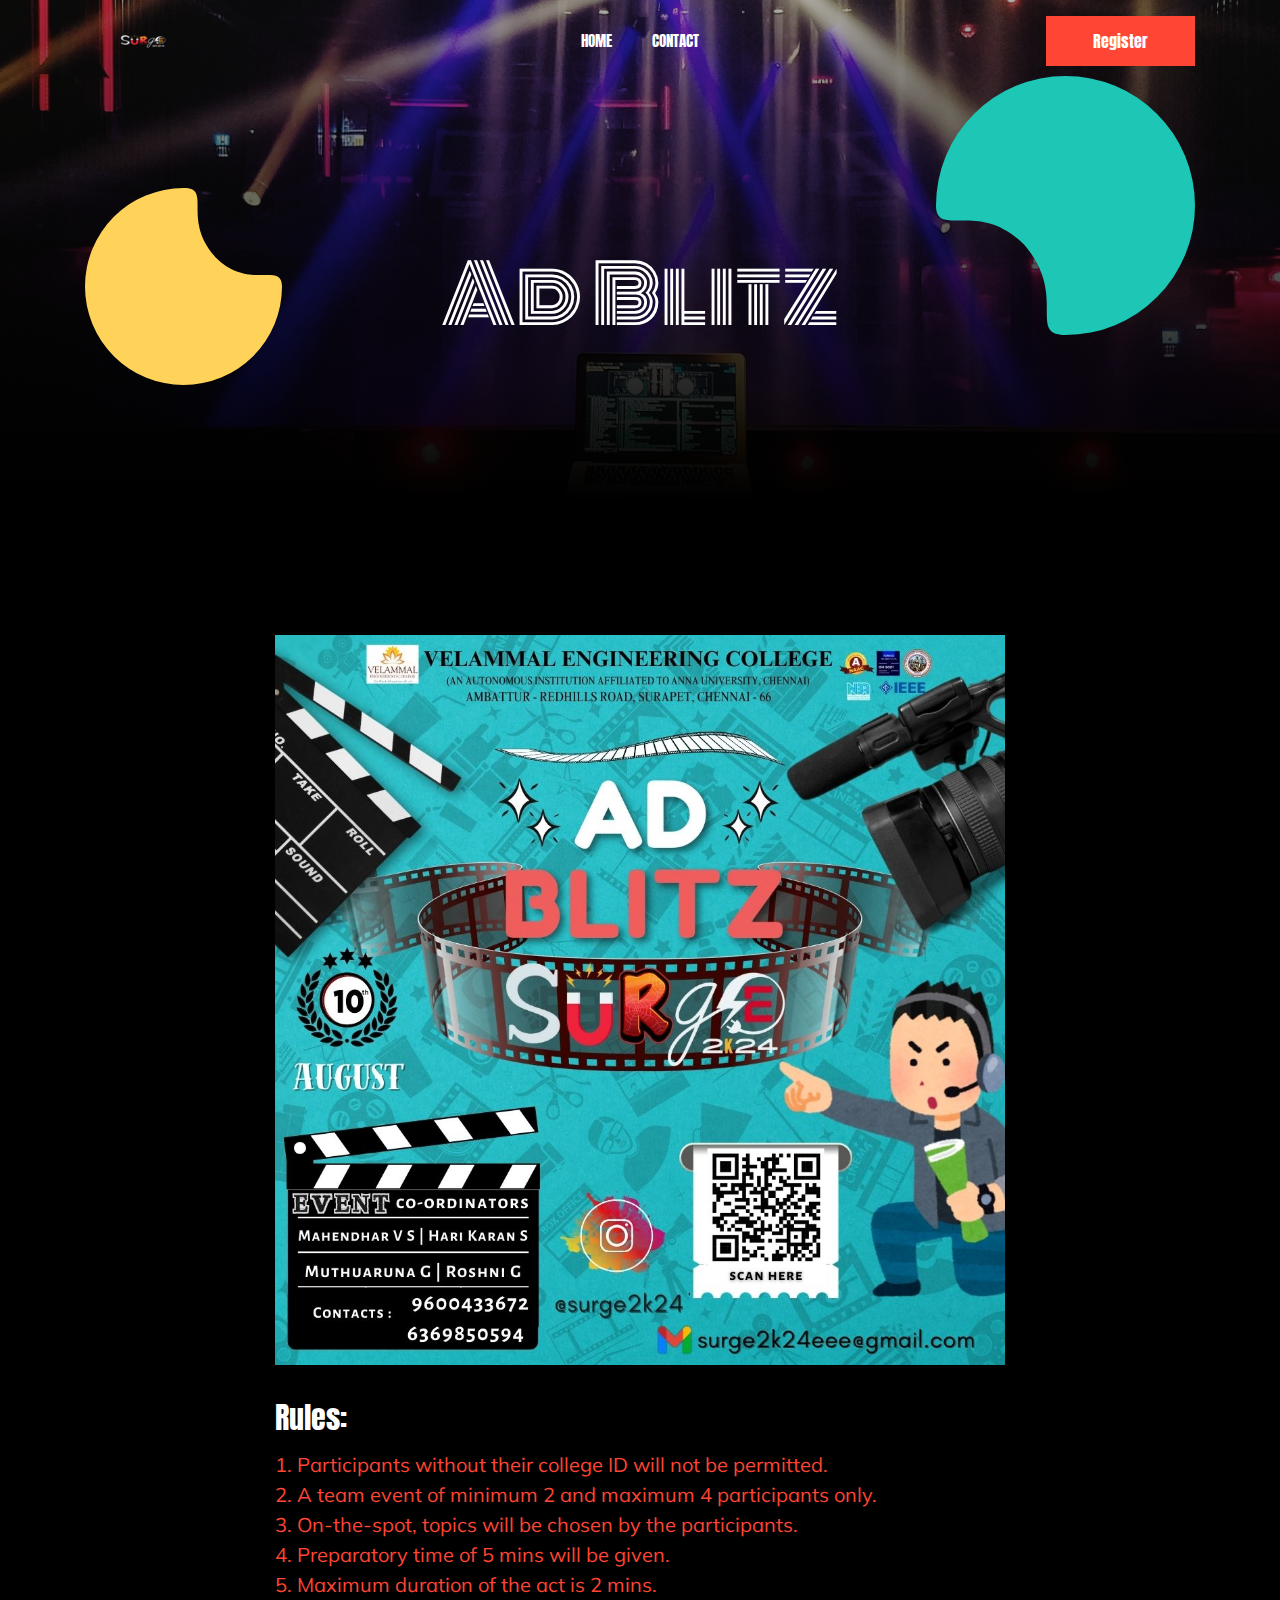
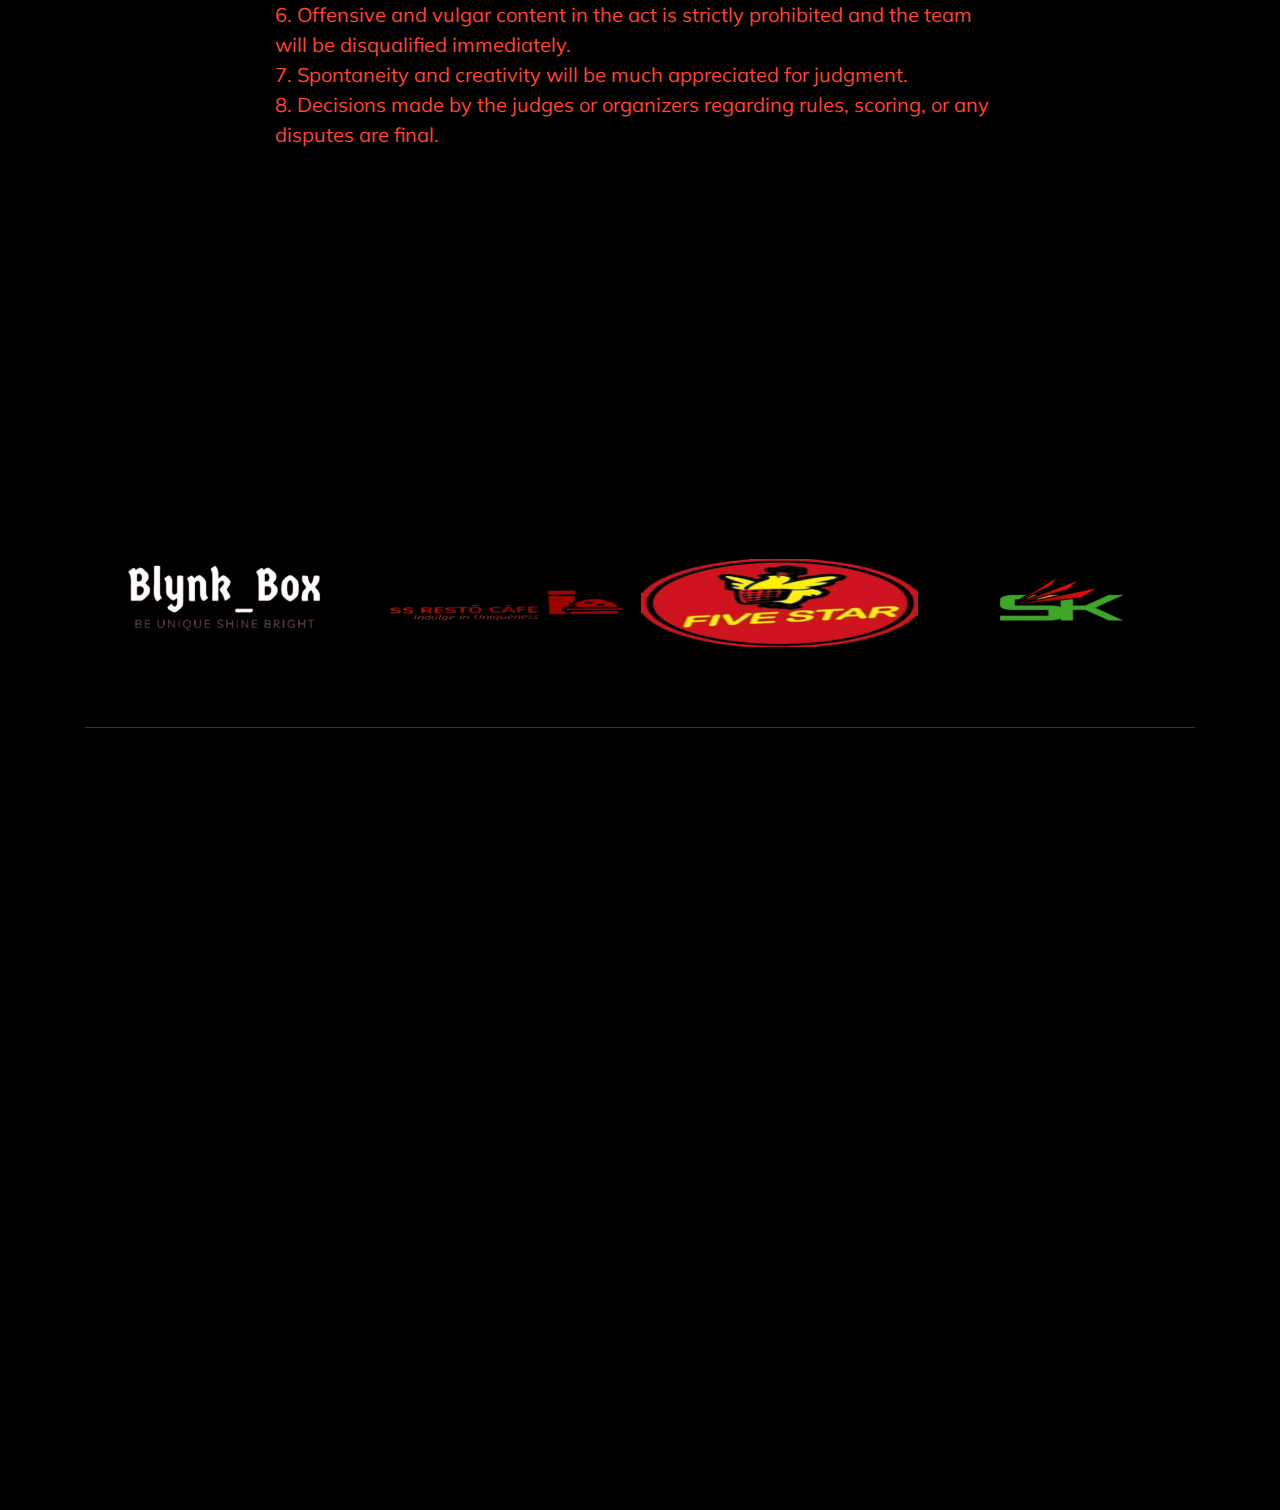
<file: Ad Blitz.html>
<!doctype html>
<html class="no-js" lang="zxx">

<head>
    <meta charset="utf-8">
    <meta http-equiv="x-ua-compatible" content="ie=edge">
    <title>Ad Blitz</title>
    <meta name="description" content="">
    <meta name="viewport" content="width=device-width, initial-scale=1">

    <!-- <link rel="manifest" href="site.webmanifest"> -->
    <link rel="shortcut icon" type="image/x-icon" href="img/favicon.png">
    <!-- Place favicon.ico in the root directory -->

    <!-- CSS here -->
    <link rel="stylesheet" href="css/bootstrap.min.css">
    <link rel="stylesheet" href="css/owl.carousel.min.css">
    <link rel="stylesheet" href="css/magnific-popup.css">
    <link rel="stylesheet" href="css/font-awesome.min.css">
    <link rel="stylesheet" href="css/themify-icons.css">
    <link rel="stylesheet" href="css/gijgo.css">
    <link rel="stylesheet" href="css/nice-select.css">
    <link rel="stylesheet" href="css/animate.css">
    <link rel="stylesheet" href="css/flaticon.css">
    <link rel="stylesheet" href="css/slicknav.css">

    <link rel="stylesheet" href="css/style.css">
    <!-- <link rel="stylesheet" href="css/responsive.css"> -->
</head>

<body>
    <!--[if lte IE 9]>
            <p class="browserupgrade">You are using an <strong>outdated</strong> browser. Please <a href="https://browsehappy.com/">upgrade your browser</a> to improve your experience and security.</p>
        <![endif]-->

    <!-- header-start -->
    <header>
        <div class="header-area ">
            <div id="sticky-header" class="main-header-area">
                <div class="container">
                    <div class="header_bottom_border">
                        <div class="row align-items-center">
                            <div class="col-xl-3 col-lg-3">
                                <div class="logo">
                                    <a href="index.html">
                                        <img src="img/logo_surge.png" alt="">
                                    </a>
                                </div>
                            </div>
                            <div class="col-xl-6 col-lg-6">
                                <div class="main-menu  d-none d-lg-block">
                                    <nav>
                                        <ul id="navigation">
                                            <li><a href="index.html">Home</a></li>
                                            <li><a href="#footer">Contact</a></li>
                                        </ul>
                                    </nav>
                                </div>
                            </div>
                            <div class="col-xl-3 col-lg-3 d-none d-lg-block">
                                <div class="buy_tkt">
                                    <div class="book_btn d-none d-lg-block">
                                        <a href="https://docs.google.com/forms/d/e/1FAIpQLScF1002ynnHmIRSihyw1VpKYXvwPfowmGBVMbmwvlusEuD73A/viewform">Register</a>
                                    </div>
                                </div>
                            </div>
                            <div class="col-12">
                                <div class="mobile_menu d-block d-lg-none"></div>
                            </div>
                        </div>
                    </div>

                </div>
            </div>
        </div>
    </header>
    <!-- header-end -->

     <!-- bradcam_area -->
     <div class="bradcam_area">
        <div class="single_bradcam  d-flex align-items-center bradcam_bg_1 overlay">
              <div class="container">
                    <div class="row align-items-center justify-content-center">
                       <div class="col-xl-12">
                          <div class="bradcam_text text-center">
                            <div class="shape_1 wow fadeInUp" data-wow-duration="1s" data-wow-delay=".2s">
                                <img src="img/shape/shape_1.svg" alt="">
                            </div>
                            <div class="shape_2 wow fadeInDown" data-wow-duration="1s" data-wow-delay=".3s">
                                <img src="img/shape/shape_2.svg" alt="">
                            </div>
                                <h3 class="wow fadeInRight" data-wow-duration="1s" data-wow-delay=".3s">Ad Blitz</h3>
                          </div>
                       </div>
                    </div>
              </div>
           </div>
     </div>
    <!-- bradcam_area end -->

    <!-- performar_area_start  -->
    <div class="performar_area black_bg">
        <div class="container">
            <div class="row justify-content-center">
                <div class="col-lg-8">
                    <div class="row">
                        <div class="col">
                            <div class="single_performer wow fadeInUp" data-wow-duration="1s" data-wow-delay=".3s">
                                <div data-tilt class="thumb">
                                    <img src="img/adblitz.jpg" alt="">
                                </div>
                                <div class="performer_heading">
                                    <h4>Rules: </h4>
                                    <span><ul>
<li>1. Participants without their college ID will not be permitted.</li>
    <li>2. A team event of minimum 2 and maximum 4 participants only.</li>
    <li>3. On-the-spot, topics will be chosen by the participants.</li>
    <li>4. Preparatory time of 5 mins will be given.</li>
    <li>5. Maximum duration of the act is 2 mins.</li>
    <li>6. Offensive and vulgar content in the act is strictly prohibited and the team will be disqualified immediately.</li>
    <li>7. Spontaneity and creativity will be much appreciated for judgment.</li>
    <li>8. Decisions made by the judges or organizers regarding rules, scoring, or any disputes are final.</li>
</ul></span>
                                </div>
                            </div>
                        </div>
                    </div>
                </div>
            </div>
        </div>
    </div>
    <!-- performar_area_end  -->


    

    <!-- brand_area_start  -->
    <div class="brand_area black_bg">
        <div class="container">
            <div class="row">
                <div class="col-lg-12">
                    <div class="section_title text-center mb-80">
                        <h4 class="wow fadeInRight" data-wow-duration="1s" data-wow-delay=".3s">Sponsor Logos</h4>
                    </div>
                </div>
            </div>
            <div class="row">
                <div class="col-lg-12">
                    <div class="brand_wrap">
                        <div class="brand_active owl-carousel">
                            <div class="single_brand text-center">
                                <img src="img/brand/1.png" alt="">
                            </div>
                            <div class="single_brand text-center">
                                <img src="img/brand/2.png" alt="">
                            </div>
                            <div class="single_brand text-center">
                                <img src="img/brand/3.png" alt="">
                            </div>
                            <div class="single_brand text-center">
                                <img src="img/brand/4.png" alt="">
                            </div>
                            <div class="single_brand text-center">
                                <img src="img/brand/5.png" alt="">
                            </div>
                            <div class="single_brand text-center">
                                <img src="img/brand/6.png" alt="">
                            </div>
			    <div class="single_brand text-center">
                                <img src="img/brand/7.png" alt="">
                            </div>
			    <div class="single_brand text-center">
                                <img src="img/brand/8.png" alt="">
                            </div>
			    <div class="single_brand text-center">
                                <img src="img/brand/9.png" alt="">
                            </div>
<div class="single_brand text-center">
                                <img src="img/brand/10.png" alt="">
                            </div>
                        </div>
                    </div>
                </div>
            </div>
        </div>
    </div>
    <!-- brand_area_end  -->
    <!-- footer_start  -->
    <footer id="footer" class="footer">
        <div class="footer_top">
            <div class="container">
                <div class="row justify-content-center">
                    <div class="col-lg-6 col-md-8">
                        <div class="footer_widget">
                            <div class="address_details text-center">
                                <h4 class="wow fadeInUp" data-wow-duration="1s" data-wow-delay=".3s">Student Co-ordinators</h4>
                                <h3 class="wow fadeInUp" data-wow-duration="1s" data-wow-delay=".4s">Mahendhar V S</h3>
				<h3 class="wow fadeInUp" data-wow-duration="1s" data-wow-delay=".4s">Hari Karan S</h3>
				<h3 class="wow fadeInUp" data-wow-duration="1s" data-wow-delay=".4s">Muthuaruna G</h3>
				<h3 class="wow fadeInUp" data-wow-duration="1s" data-wow-delay=".4s">Roshni G</h3>
                                <p class="wow fadeInUp" data-wow-duration="1s" data-wow-delay=".5s">Contact  9600433672, 6369850594</p>
				<a href="Clues Crusader.html" class="boxed-btn3 wow fadeInUp" data-wow-duration="1s" data-wow-delay=".6s">Previous Event</a><br><br><br>
                                <a href="Battle Blaze.html" class="boxed-btn3 wow fadeInUp" data-wow-duration="1s" data-wow-delay=".6s">Next Event</a>
                            </div>
                        </div>
                    </div>
                </div>
            </div>
        </div>
    </footer>
    <!-- footer_end  -->

    <!-- JS here -->
    <script src="js/vendor/modernizr-3.5.0.min.js"></script>
    <script src="js/vendor/jquery-1.12.4.min.js"></script>
    <script src="js/popper.min.js"></script>
    <script src="js/bootstrap.min.js"></script>
    <script src="js/owl.carousel.min.js"></script>
    <script src="js/isotope.pkgd.min.js"></script>
    <script src="js/ajax-form.js"></script>
    <script src="js/waypoints.min.js"></script>
    <script src="js/jquery.counterup.min.js"></script>
    <script src="js/imagesloaded.pkgd.min.js"></script>
    <script src="js/scrollIt.js"></script>
    <script src="js/jquery.scrollUp.min.js"></script>
    <script src="js/wow.min.js"></script>
    <script src="js/gijgo.min.js"></script>
    <script src="js/nice-select.min.js"></script>
    <script src="js/jquery.slicknav.min.js"></script>
    <script src="js/jquery.magnific-popup.min.js"></script>
    <script src="js/tilt.jquery.js"></script>
    <script src="js/plugins.js"></script>



    <!--contact js-->
    <script src="js/contact.js"></script>
    <script src="js/jquery.ajaxchimp.min.js"></script>
    <script src="js/jquery.form.js"></script>
    <script src="js/jquery.validate.min.js"></script>
    <script src="js/mail-script.js"></script>


    <script src="js/main.js"></script>
</body>

</html>
</file>
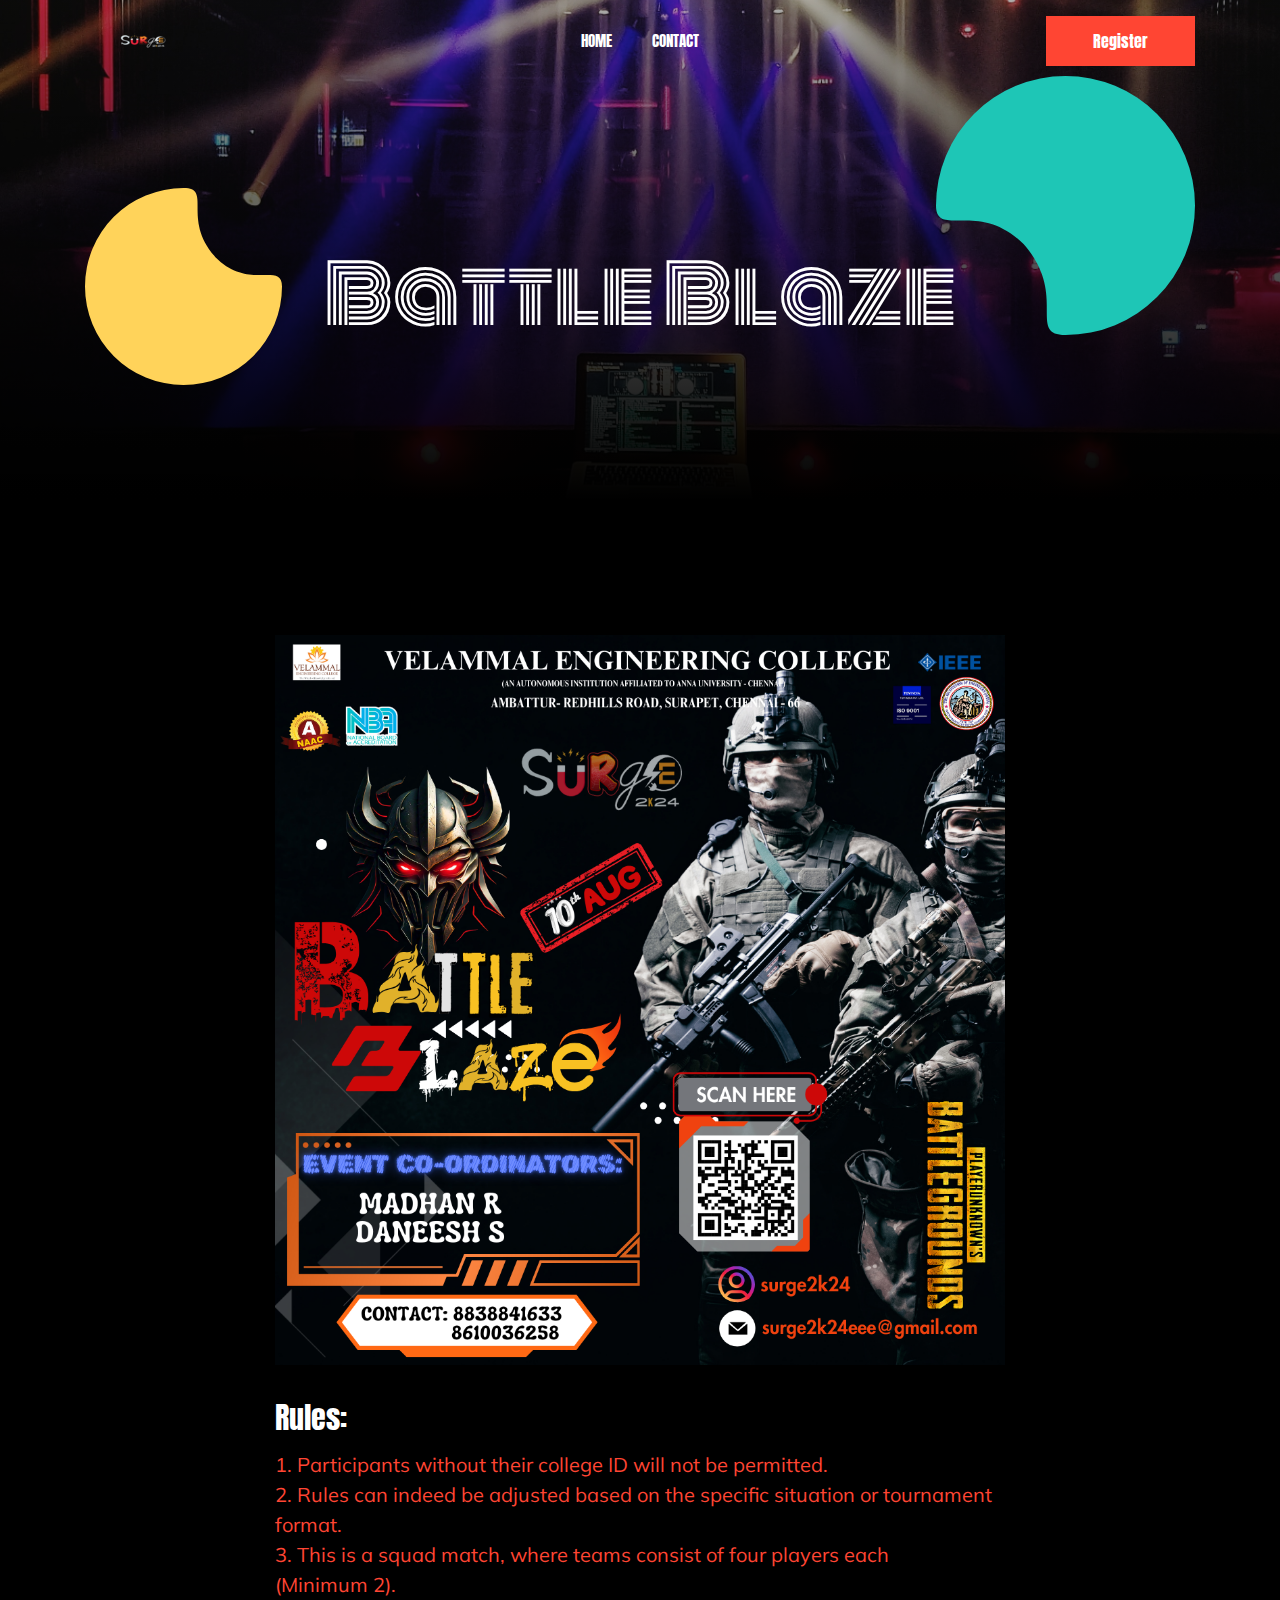
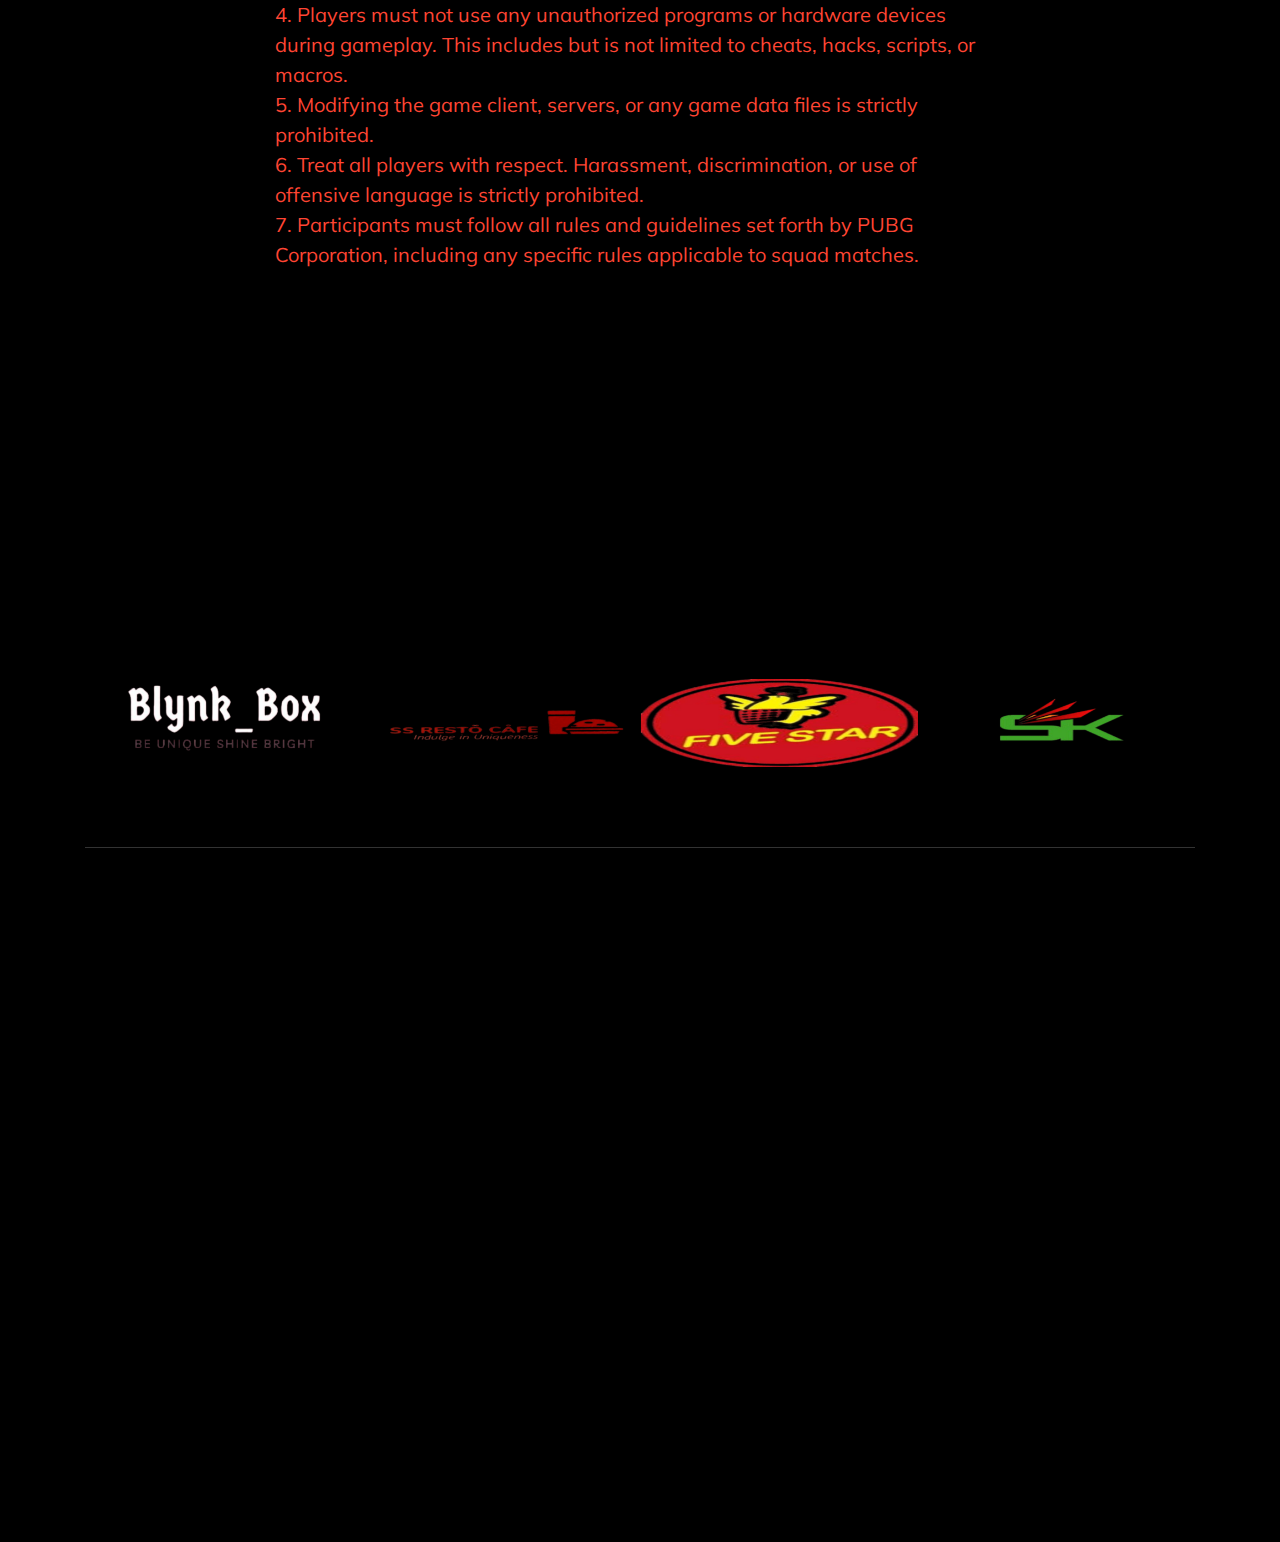
<file: Battle Blaze.html>
<!doctype html>
<html class="no-js" lang="zxx">

<head>
    <meta charset="utf-8">
    <meta http-equiv="x-ua-compatible" content="ie=edge">
    <title>Battle Blaze</title>
    <meta name="description" content="">
    <meta name="viewport" content="width=device-width, initial-scale=1">

    <!-- <link rel="manifest" href="site.webmanifest"> -->
    <link rel="shortcut icon" type="image/x-icon" href="img/favicon.png">
    <!-- Place favicon.ico in the root directory -->

    <!-- CSS here -->
    <link rel="stylesheet" href="css/bootstrap.min.css">
    <link rel="stylesheet" href="css/owl.carousel.min.css">
    <link rel="stylesheet" href="css/magnific-popup.css">
    <link rel="stylesheet" href="css/font-awesome.min.css">
    <link rel="stylesheet" href="css/themify-icons.css">
    <link rel="stylesheet" href="css/gijgo.css">
    <link rel="stylesheet" href="css/nice-select.css">
    <link rel="stylesheet" href="css/animate.css">
    <link rel="stylesheet" href="css/flaticon.css">
    <link rel="stylesheet" href="css/slicknav.css">

    <link rel="stylesheet" href="css/style.css">
    <!-- <link rel="stylesheet" href="css/responsive.css"> -->
</head>

<body>
    <!--[if lte IE 9]>
            <p class="browserupgrade">You are using an <strong>outdated</strong> browser. Please <a href="https://browsehappy.com/">upgrade your browser</a> to improve your experience and security.</p>
        <![endif]-->

    <!-- header-start -->
    <header>
        <div class="header-area ">
            <div id="sticky-header" class="main-header-area">
                <div class="container">
                    <div class="header_bottom_border">
                        <div class="row align-items-center">
                            <div class="col-xl-3 col-lg-3">
                                <div class="logo">
                                    <a href="index.html">
                                        <img src="img/logo_surge.png" alt="">
                                    </a>
                                </div>
                            </div>
                            <div class="col-xl-6 col-lg-6">
                                <div class="main-menu  d-none d-lg-block">
                                    <nav>
                                        <ul id="navigation">
                                            <li><a href="index.html">Home</a></li>
                                            <li><a href="#footer">Contact</a></li>
                                        </ul>
                                    </nav>
                                </div>
                            </div>
                            <div class="col-xl-3 col-lg-3 d-none d-lg-block">
                                <div class="buy_tkt">
                                    <div class="book_btn d-none d-lg-block">
                                        <a href="https://docs.google.com/forms/d/e/1FAIpQLScF1002ynnHmIRSihyw1VpKYXvwPfowmGBVMbmwvlusEuD73A/viewform">Register</a>
                                    </div>
                                </div>
                            </div>
                            <div class="col-12">
                                <div class="mobile_menu d-block d-lg-none"></div>
                            </div>
                        </div>
                    </div>

                </div>
            </div>
        </div>
    </header>
    <!-- header-end -->

     <!-- bradcam_area -->
     <div class="bradcam_area">
        <div class="single_bradcam  d-flex align-items-center bradcam_bg_1 overlay">
              <div class="container">
                    <div class="row align-items-center justify-content-center">
                       <div class="col-xl-12">
                          <div class="bradcam_text text-center">
                            <div class="shape_1 wow fadeInUp" data-wow-duration="1s" data-wow-delay=".2s">
                                <img src="img/shape/shape_1.svg" alt="">
                            </div>
                            <div class="shape_2 wow fadeInDown" data-wow-duration="1s" data-wow-delay=".3s">
                                <img src="img/shape/shape_2.svg" alt="">
                            </div>
                                <h3 class="wow fadeInRight" data-wow-duration="1s" data-wow-delay=".3s">Battle Blaze</h3>
                          </div>
                       </div>
                    </div>
              </div>
           </div>
     </div>
    <!-- bradcam_area end -->

    <!-- performar_area_start  -->
    <div class="performar_area black_bg">
        <div class="container">
            <div class="row justify-content-center">
                <div class="col-lg-8">
                    <div class="row">
                        <div class="col">
                            <div class="single_performer wow fadeInUp" data-wow-duration="1s" data-wow-delay=".3s">
                                <div data-tilt class="thumb">
                                    <img src="img/battle blaze.png" alt="">
                                </div>
                                <div class="performer_heading">
                                    <h4>Rules: </h4>
                                    <span><ul><li>1. Participants without their college ID will not be permitted.</li>
    <li>2. Rules can indeed be adjusted based on the specific situation or tournament format.</li>
    <li>3. This is a squad match, where teams consist of four players each <br> (Minimum 2).</li>
    <li>4. Players must not use any unauthorized programs or hardware devices during gameplay. This includes but is not limited to cheats, hacks, scripts, or macros.</li>
    <li>5. Modifying the game client, servers, or any game data files is strictly prohibited.</li>
    <li>6. Treat all players with respect. Harassment, discrimination, or use of offensive language is strictly prohibited.</li>
    <li>7. Participants must follow all rules and guidelines set forth by PUBG Corporation, including any specific rules applicable to squad matches.</li>
</ul></span>
                                </div>
                            </div>
                        </div>
                    </div>
                </div>
            </div>
        </div>
    </div>
    <!-- performar_area_end  -->


    

    <!-- brand_area_start  -->
    <div class="brand_area black_bg">
        <div class="container">
            <div class="row">
                <div class="col-lg-12">
                    <div class="section_title text-center mb-80">
                        <h4 class="wow fadeInRight" data-wow-duration="1s" data-wow-delay=".3s">Sponsor Logos</h4>
                    </div>
                </div>
            </div>
            <div class="row">
                <div class="col-lg-12">
                    <div class="brand_wrap">
                        <div class="brand_active owl-carousel">
                            <div class="single_brand text-center">
                                <img src="img/brand/1.png" alt="">
                            </div>
                            <div class="single_brand text-center">
                                <img src="img/brand/2.png" alt="">
                            </div>
                            <div class="single_brand text-center">
                                <img src="img/brand/3.png" alt="">
                            </div>
                            <div class="single_brand text-center">
                                <img src="img/brand/4.png" alt="">
                            </div>
                            <div class="single_brand text-center">
                                <img src="img/brand/5.png" alt="">
                            </div>
                            <div class="single_brand text-center">
                                <img src="img/brand/6.png" alt="">
                            </div>
			    <div class="single_brand text-center">
                                <img src="img/brand/7.png" alt="">
                            </div>
			    <div class="single_brand text-center">
                                <img src="img/brand/8.png" alt="">
                            </div>
			    <div class="single_brand text-center">
                                <img src="img/brand/9.png" alt="">
                            </div>
<div class="single_brand text-center">
                                <img src="img/brand/10.png" alt="">
                            </div>
                           </div>
                    </div>
                </div>
            </div>
        </div>
    </div>
    <!-- brand_area_end  -->
    <!-- footer_start  -->
    <footer id="footer" class="footer">
        <div class="footer_top">
            <div class="container">
                <div class="row justify-content-center">
                    <div class="col-lg-6 col-md-8">
                        <div class="footer_widget">
                            <div class="address_details text-center">
                                <h4 class="wow fadeInUp" data-wow-duration="1s" data-wow-delay=".3s">Student Co-ordinators</h4>
                                <h3 class="wow fadeInUp" data-wow-duration="1s" data-wow-delay=".4s">Madhan R</h3>
				<h3 class="wow fadeInUp" data-wow-duration="1s" data-wow-delay=".4s">Dhaneesh S</h3>
                                <p class="wow fadeInUp" data-wow-duration="1s" data-wow-delay=".5s">Contact  8838841633, 8610036258</p>
				<a href="Ad Blitz.html" class="boxed-btn3 wow fadeInUp" data-wow-duration="1s" data-wow-delay=".6s">Previous Event</a><br><br><br>
                                <a href="The Last Survivor.html" class="boxed-btn3 wow fadeInUp" data-wow-duration="1s" data-wow-delay=".6s">Next Event</a>
                            </div>
                        </div>
                    </div>
                </div>
            </div>
        </div>
    </footer>
    <!-- footer_end  -->

    <!-- JS here -->
    <script src="js/vendor/modernizr-3.5.0.min.js"></script>
    <script src="js/vendor/jquery-1.12.4.min.js"></script>
    <script src="js/popper.min.js"></script>
    <script src="js/bootstrap.min.js"></script>
    <script src="js/owl.carousel.min.js"></script>
    <script src="js/isotope.pkgd.min.js"></script>
    <script src="js/ajax-form.js"></script>
    <script src="js/waypoints.min.js"></script>
    <script src="js/jquery.counterup.min.js"></script>
    <script src="js/imagesloaded.pkgd.min.js"></script>
    <script src="js/scrollIt.js"></script>
    <script src="js/jquery.scrollUp.min.js"></script>
    <script src="js/wow.min.js"></script>
    <script src="js/gijgo.min.js"></script>
    <script src="js/nice-select.min.js"></script>
    <script src="js/jquery.slicknav.min.js"></script>
    <script src="js/jquery.magnific-popup.min.js"></script>
    <script src="js/tilt.jquery.js"></script>
    <script src="js/plugins.js"></script>



    <!--contact js-->
    <script src="js/contact.js"></script>
    <script src="js/jquery.ajaxchimp.min.js"></script>
    <script src="js/jquery.form.js"></script>
    <script src="js/jquery.validate.min.js"></script>
    <script src="js/mail-script.js"></script>


    <script src="js/main.js"></script>
</body>

</html>
</file>
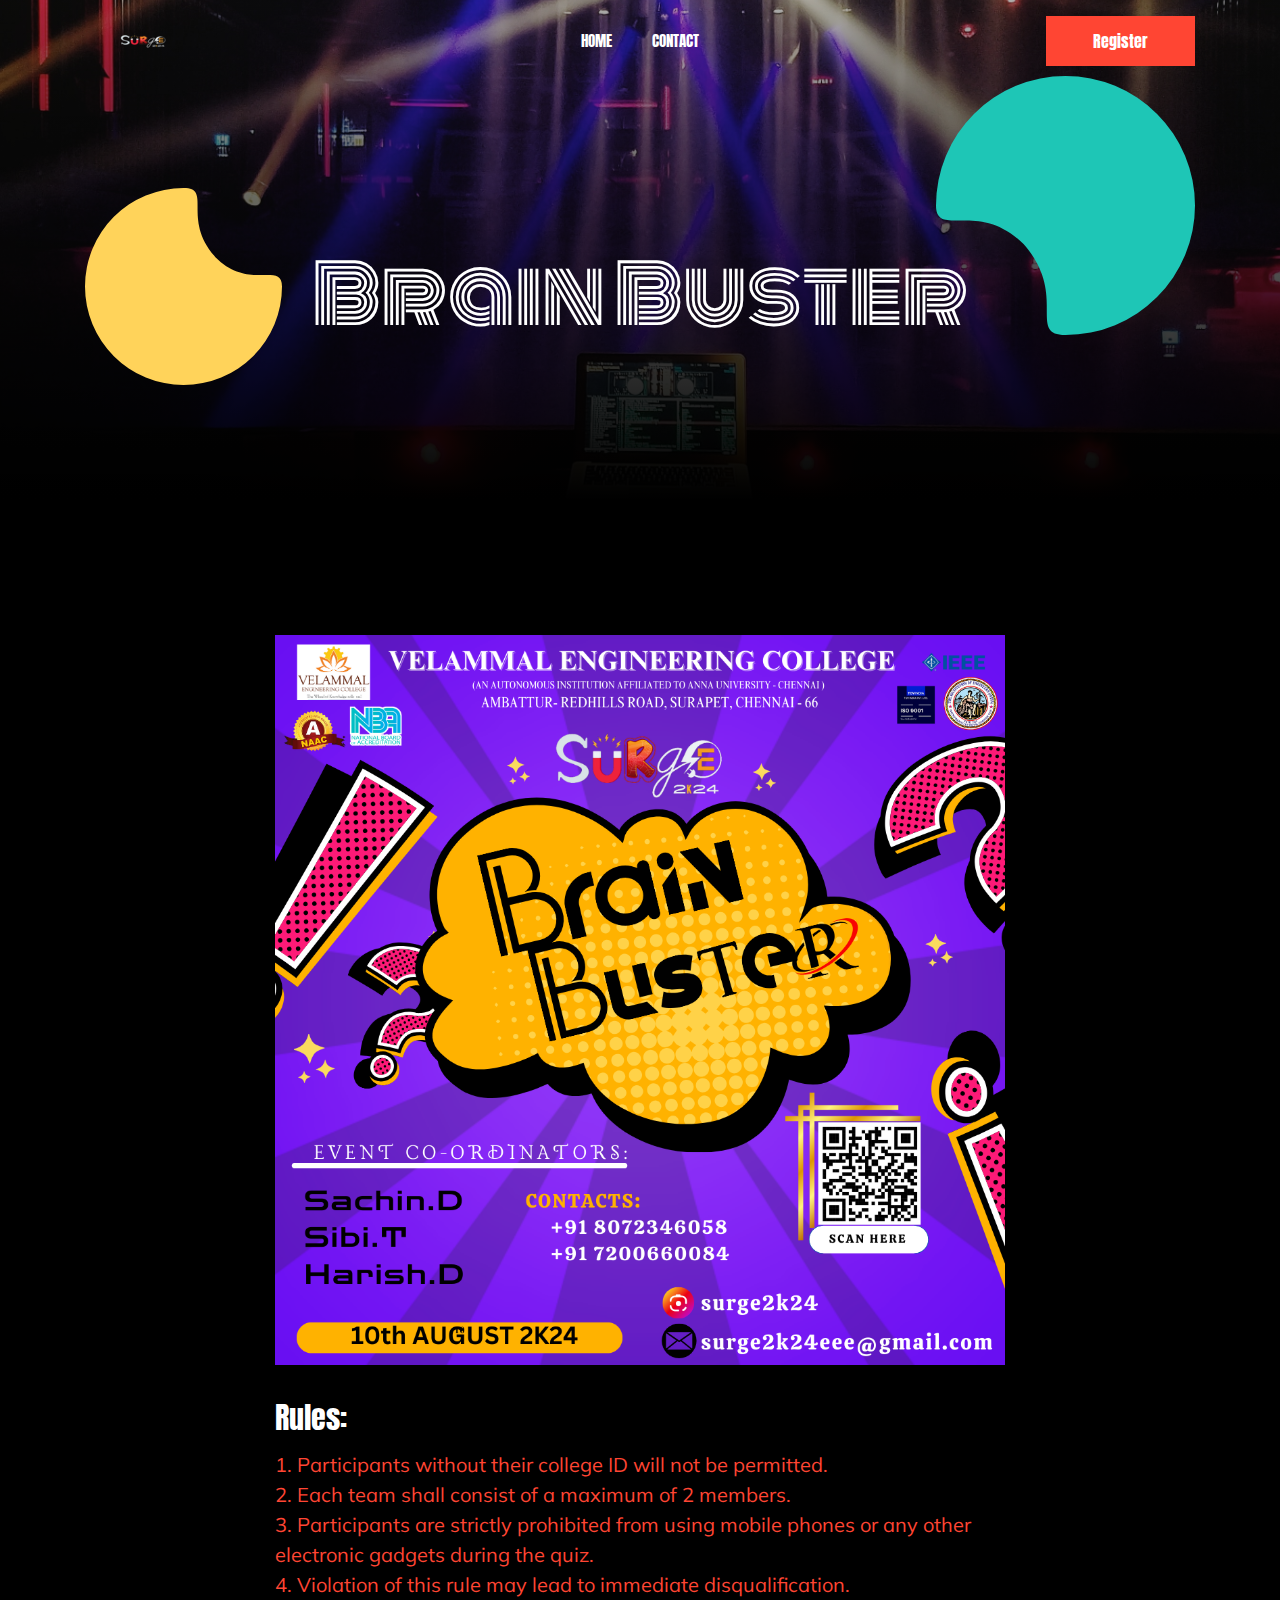
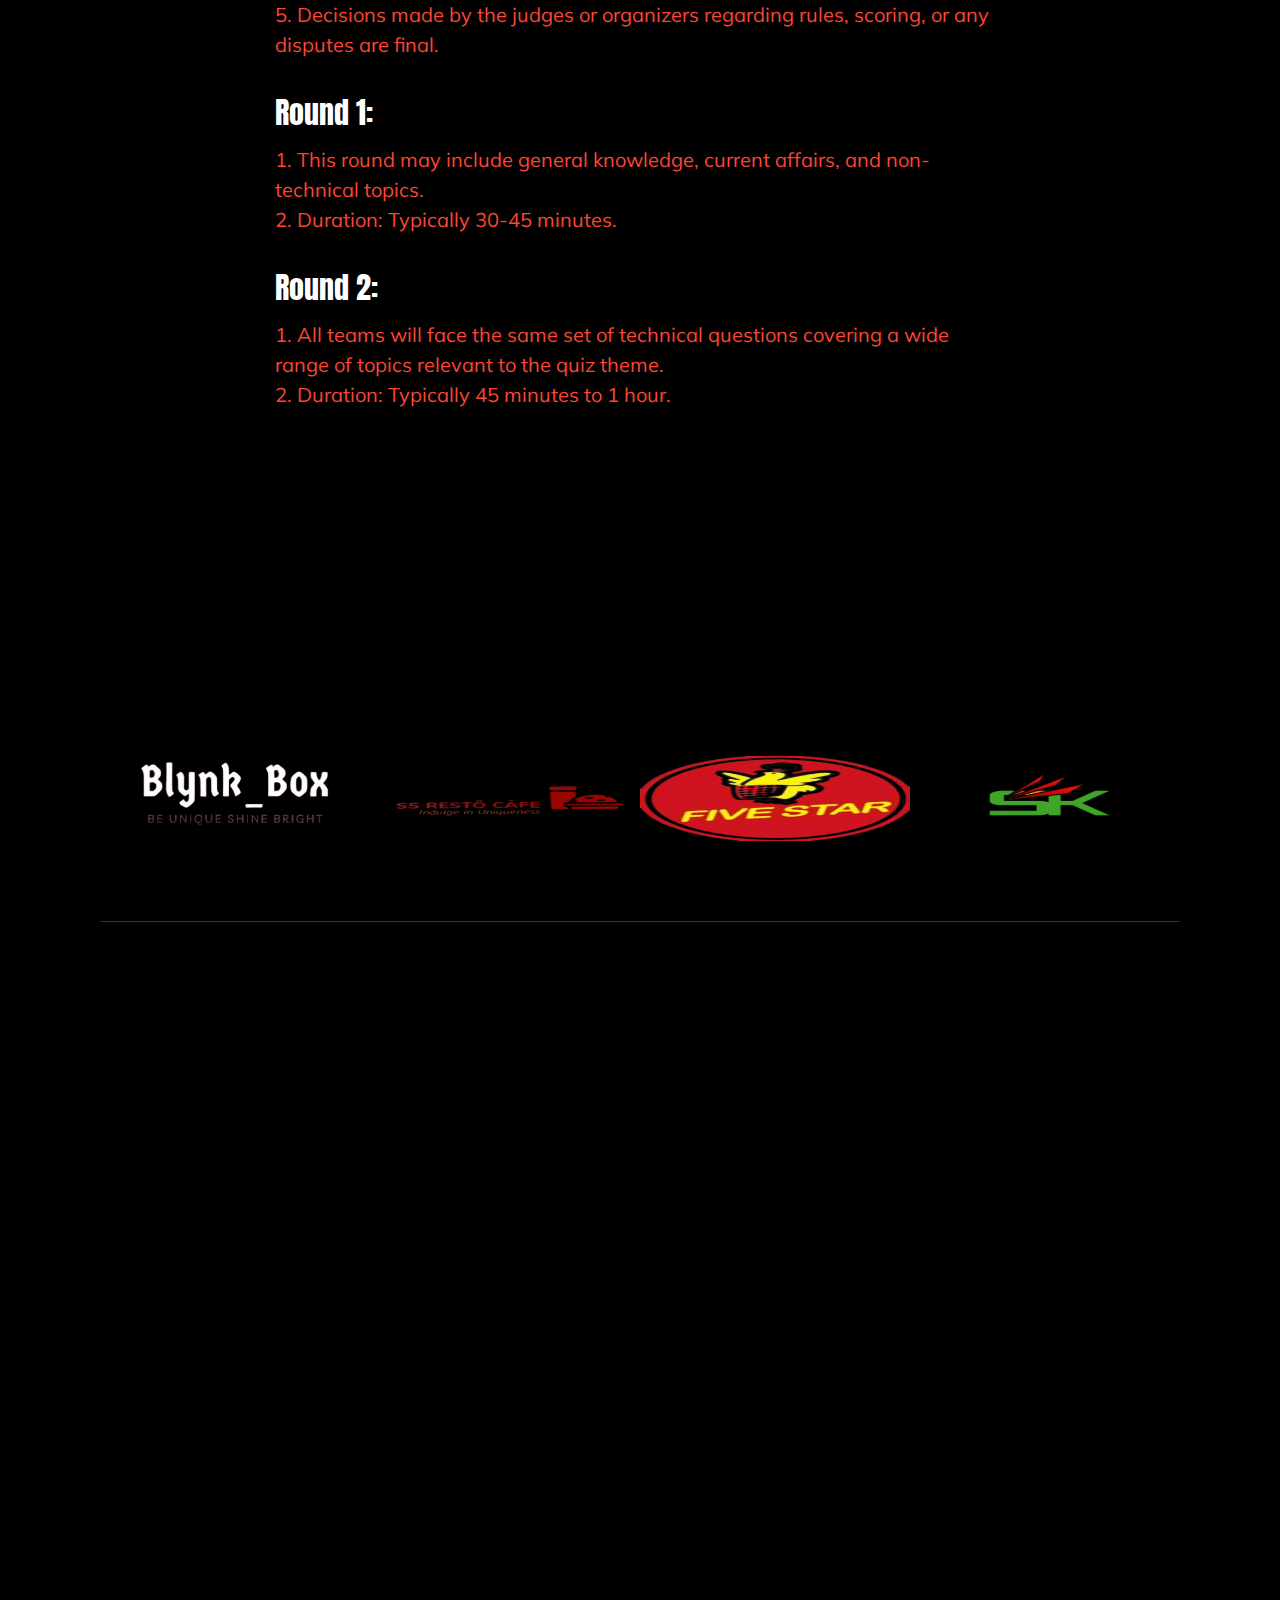
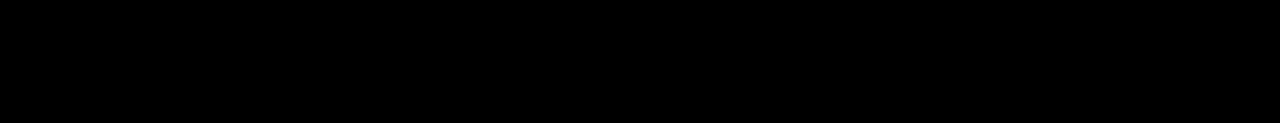
<file: Brain Buster.html>
<!doctype html>
<html class="no-js" lang="zxx">

<head>
    <meta charset="utf-8">
    <meta http-equiv="x-ua-compatible" content="ie=edge">
    <title>Brain Buster</title>
    <meta name="description" content="">
    <meta name="viewport" content="width=device-width, initial-scale=1">

    <!-- <link rel="manifest" href="site.webmanifest"> -->
    <link rel="shortcut icon" type="image/x-icon" href="img/favicon.png">
    <!-- Place favicon.ico in the root directory -->

    <!-- CSS here -->
    <link rel="stylesheet" href="css/bootstrap.min.css">
    <link rel="stylesheet" href="css/owl.carousel.min.css">
    <link rel="stylesheet" href="css/magnific-popup.css">
    <link rel="stylesheet" href="css/font-awesome.min.css">
    <link rel="stylesheet" href="css/themify-icons.css">
    <link rel="stylesheet" href="css/gijgo.css">
    <link rel="stylesheet" href="css/nice-select.css">
    <link rel="stylesheet" href="css/animate.css">
    <link rel="stylesheet" href="css/flaticon.css">
    <link rel="stylesheet" href="css/slicknav.css">

    <link rel="stylesheet" href="css/style.css">
    <!-- <link rel="stylesheet" href="css/responsive.css"> -->
</head>

<body>
    <!--[if lte IE 9]>
            <p class="browserupgrade">You are using an <strong>outdated</strong> browser. Please <a href="https://browsehappy.com/">upgrade your browser</a> to improve your experience and security.</p>
        <![endif]-->

    <!-- header-start -->
    <header>
        <div class="header-area ">
            <div id="sticky-header" class="main-header-area">
                <div class="container">
                    <div class="header_bottom_border">
                        <div class="row align-items-center">
                            <div class="col-xl-3 col-lg-3">
                                <div class="logo">
                                    <a href="index.html">
                                        <img src="img/logo_surge.png" alt="">
                                    </a>
                                </div>
                            </div>
                            <div class="col-xl-6 col-lg-6">
                                <div class="main-menu  d-none d-lg-block">
                                    <nav>
                                        <ul id="navigation">
                                            <li><a href="index.html">Home</a></li>
                                            <li><a href="#footer">Contact</a></li>
                                        </ul>
                                    </nav>
                                </div>
                            </div>
                            <div class="col-xl-3 col-lg-3 d-none d-lg-block">
                                <div class="buy_tkt">
                                    <div class="book_btn d-none d-lg-block">
                                        <a href="https://docs.google.com/forms/d/e/1FAIpQLScF1002ynnHmIRSihyw1VpKYXvwPfowmGBVMbmwvlusEuD73A/viewform">Register</a>
                                    </div>
                                </div>
                            </div>
                            <div class="col-12">
                                <div class="mobile_menu d-block d-lg-none"></div>
                            </div>
                        </div>
                    </div>

                </div>
            </div>
        </div>
    </header>
    <!-- header-end -->

     <!-- bradcam_area -->
     <div class="bradcam_area">
        <div class="single_bradcam  d-flex align-items-center bradcam_bg_1 overlay">
              <div class="container">
                    <div class="row align-items-center justify-content-center">
                       <div class="col-xl-12">
                          <div class="bradcam_text text-center">
                            <div class="shape_1 wow fadeInUp" data-wow-duration="1s" data-wow-delay=".2s">
                                <img src="img/shape/shape_1.svg" alt="">
                            </div>
                            <div class="shape_2 wow fadeInDown" data-wow-duration="1s" data-wow-delay=".3s">
                                <img src="img/shape/shape_2.svg" alt="">
                            </div>
                                <h3 class="wow fadeInRight" data-wow-duration="1s" data-wow-delay=".3s">Brain Buster</h3>
                          </div>
                       </div>
                    </div>
              </div>
           </div>
     </div>
    <!-- bradcam_area end -->

    <!-- performar_area_start  -->
    <div class="performar_area black_bg">
        <div class="container">
            <div class="row justify-content-center">
                <div class="col-lg-8">
                    <div class="row">
                        <div class="col">
                            <div class="single_performer wow fadeInUp" data-wow-duration="1s" data-wow-delay=".3s">
                                <div data-tilt class="thumb">
                                    <img src="img/brain buster.png" alt="">
                                </div>
                                <div class="performer_heading">
                                    <h4>Rules: </h4>
                                    <span><ul>
<li>1. Participants without their college ID will not be permitted.</li>
<li>2. Each team shall consist of a maximum of 2 members.</li>
<li>3. Participants are strictly prohibited from using mobile phones or any other electronic gadgets during the quiz.</li>
<li>4. Violation of this rule may lead to immediate disqualification.</li>
<li>5. Decisions made by the judges or organizers regarding rules, scoring, or any disputes are final.</li>        
</ul></span>
<div class="performer_heading">
                                    <h4>Round 1: </h4>
                                    <span><ul>
<li>1. This round may include general knowledge, current affairs, and non-technical topics.</li>
<li>2. Duration: Typically 30-45 minutes.</li>         
</ul></span>

<div class="performer_heading">
                                    <h4>Round 2:</h4>
                                    <span><ul>
<li>1. All teams will face the same set of technical questions covering a wide range of topics relevant to the quiz theme.</li>
<li>2. Duration: Typically 45 minutes to 1 hour.</li>         
</ul></span>
                                </div>
                            </div>
                        </div>
                    </div>
                </div>
            </div>
        </div>
    </div>
    <!-- performar_area_end  -->


    

    <!-- brand_area_start  -->
    <div class="brand_area black_bg">
        <div class="container">
            <div class="row">
                <div class="col-lg-12">
                    <div class="section_title text-center mb-80">
                        <h4 class="wow fadeInRight" data-wow-duration="1s" data-wow-delay=".3s">Sponsor Logos</h4>
                    </div>
                </div>
            </div>
            <div class="row">
                <div class="col-lg-12">
                    <div class="brand_wrap">
                        <div class="brand_active owl-carousel">
                            <div class="single_brand text-center">
                                <img src="img/brand/1.png" alt="">
                            </div>
                            <div class="single_brand text-center">
                                <img src="img/brand/2.png" alt="">
                            </div>
                            <div class="single_brand text-center">
                                <img src="img/brand/3.png" alt="">
                            </div>
                            <div class="single_brand text-center">
                                <img src="img/brand/4.png" alt="">
                            </div>
                            <div class="single_brand text-center">
                                <img src="img/brand/5.png" alt="">
                            </div>
                            <div class="single_brand text-center">
                                <img src="img/brand/6.png" alt="">
                            </div>
                            <div class="single_brand text-center">
                                <img src="img/brand/7.png" alt="">
                            </div>
			    <div class="single_brand text-center">
                                <img src="img/brand/8.png" alt="">
                            </div>
			    <div class="single_brand text-center">
                                <img src="img/brand/9.png" alt="">
                            </div>
<div class="single_brand text-center">
                                <img src="img/brand/10.png" alt="">
                            </div>
                        </div>
                    </div>
                </div>
            </div>
        </div>
    </div>
    <!-- brand_area_end  -->
    <!-- footer_start  -->
    <footer id="footer" class="footer">
        <div class="footer_top">
            <div class="container">
                <div class="row justify-content-center">
                    <div class="col-lg-6 col-md-8">
                        <div class="footer_widget">
                            <div class="address_details text-center">
                                <h4 class="wow fadeInUp" data-wow-duration="1s" data-wow-delay=".3s">Student Co-ordinators</h4>
                                <h3 class="wow fadeInUp" data-wow-duration="1s" data-wow-delay=".4s">Sachin D</h3>
				<h3 class="wow fadeInUp" data-wow-duration="1s" data-wow-delay=".4s">Sibi T</h3>
				<h3 class="wow fadeInUp" data-wow-duration="1s" data-wow-delay=".4s">Harish D</h3>
                                <p class="wow fadeInUp" data-wow-duration="1s" data-wow-delay=".5s">Contact  8072346058, 7200660084</p>
				<a href="Circuit Fixathon.html" class="boxed-btn3 wow fadeInUp" data-wow-duration="1s" data-wow-delay=".6s">Previous Event</a><br><br><br>
                                <a href="Wire Wiz.html" class="boxed-btn3 wow fadeInUp" data-wow-duration="1s" data-wow-delay=".6s">Next Event</a>
                            </div>
                        </div>
                    </div>
                </div>
            </div>
        </div>
    </footer>
    <!-- footer_end  -->

    <!-- JS here -->
    <script src="js/vendor/modernizr-3.5.0.min.js"></script>
    <script src="js/vendor/jquery-1.12.4.min.js"></script>
    <script src="js/popper.min.js"></script>
    <script src="js/bootstrap.min.js"></script>
    <script src="js/owl.carousel.min.js"></script>
    <script src="js/isotope.pkgd.min.js"></script>
    <script src="js/ajax-form.js"></script>
    <script src="js/waypoints.min.js"></script>
    <script src="js/jquery.counterup.min.js"></script>
    <script src="js/imagesloaded.pkgd.min.js"></script>
    <script src="js/scrollIt.js"></script>
    <script src="js/jquery.scrollUp.min.js"></script>
    <script src="js/wow.min.js"></script>
    <script src="js/gijgo.min.js"></script>
    <script src="js/nice-select.min.js"></script>
    <script src="js/jquery.slicknav.min.js"></script>
    <script src="js/jquery.magnific-popup.min.js"></script>
    <script src="js/tilt.jquery.js"></script>
    <script src="js/plugins.js"></script>



    <!--contact js-->
    <script src="js/contact.js"></script>
    <script src="js/jquery.ajaxchimp.min.js"></script>
    <script src="js/jquery.form.js"></script>
    <script src="js/jquery.validate.min.js"></script>
    <script src="js/mail-script.js"></script>


    <script src="js/main.js"></script>
</body>

</html>
</file>
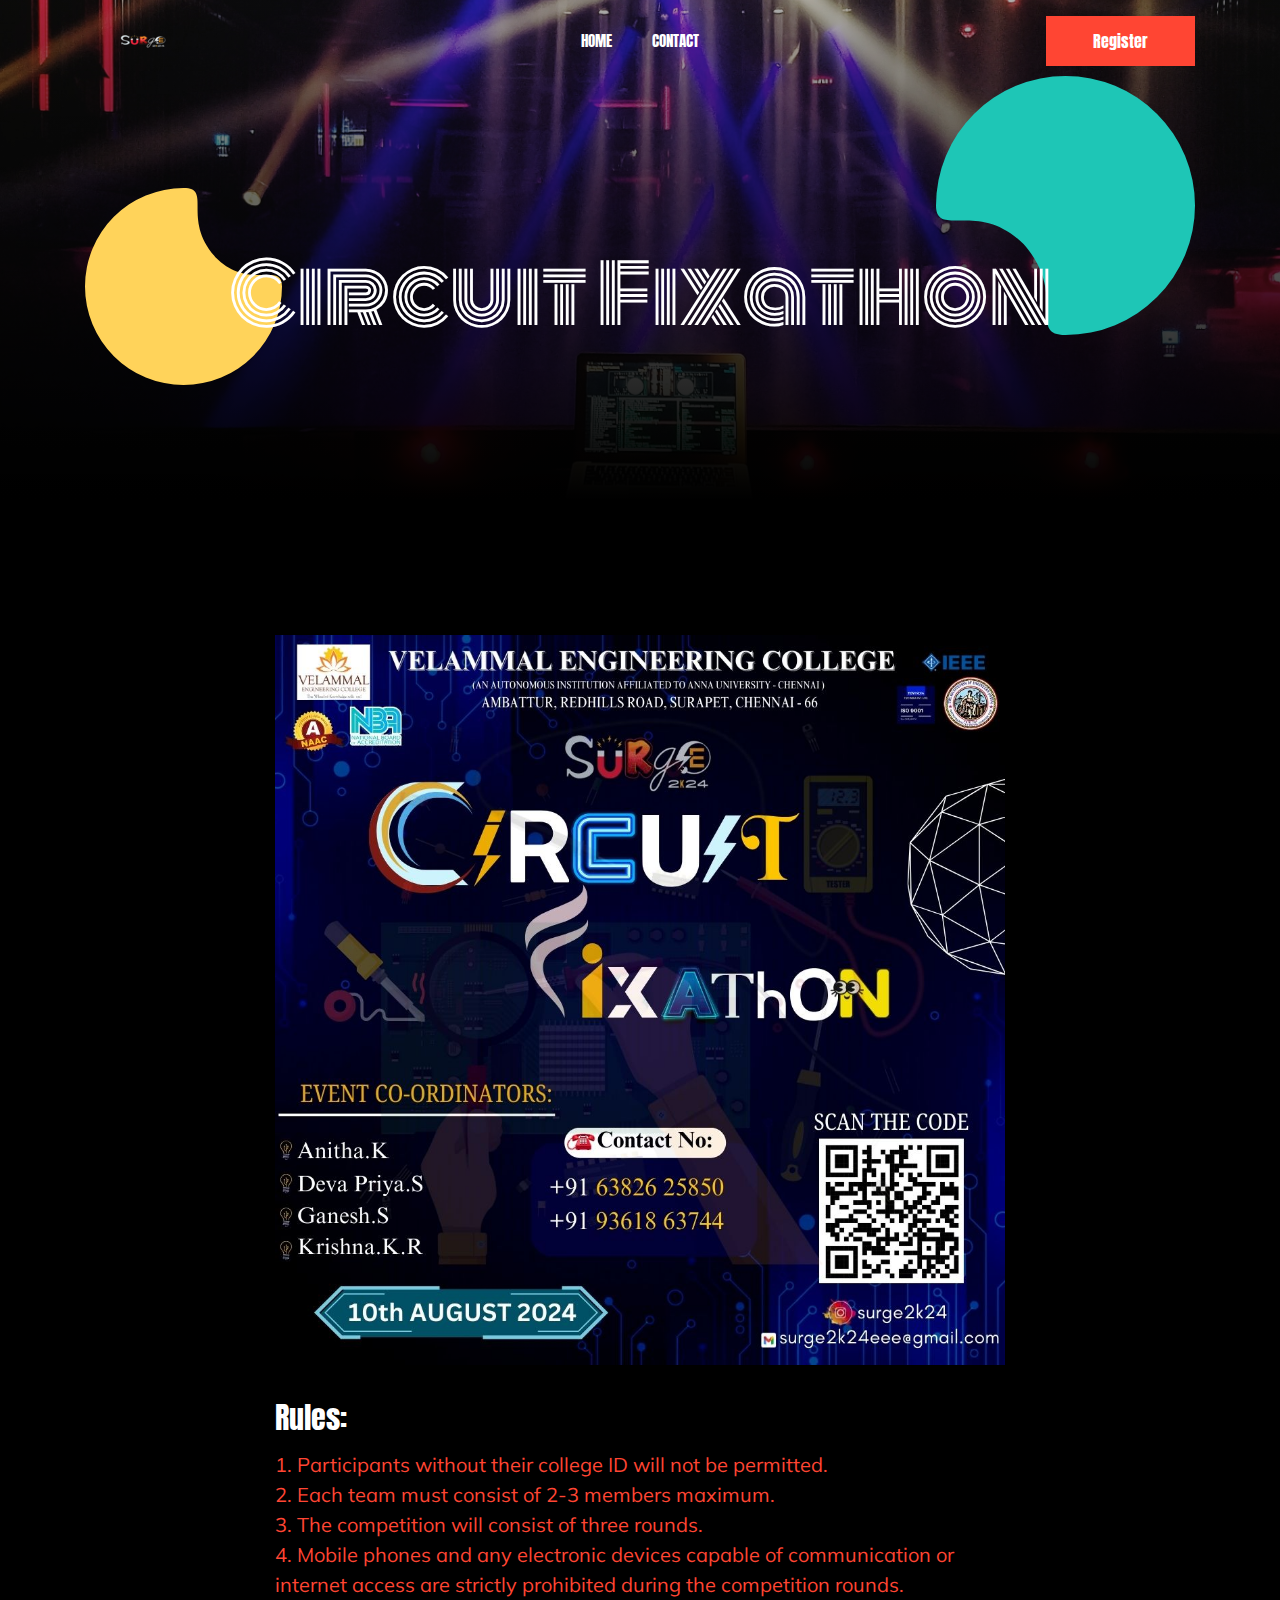
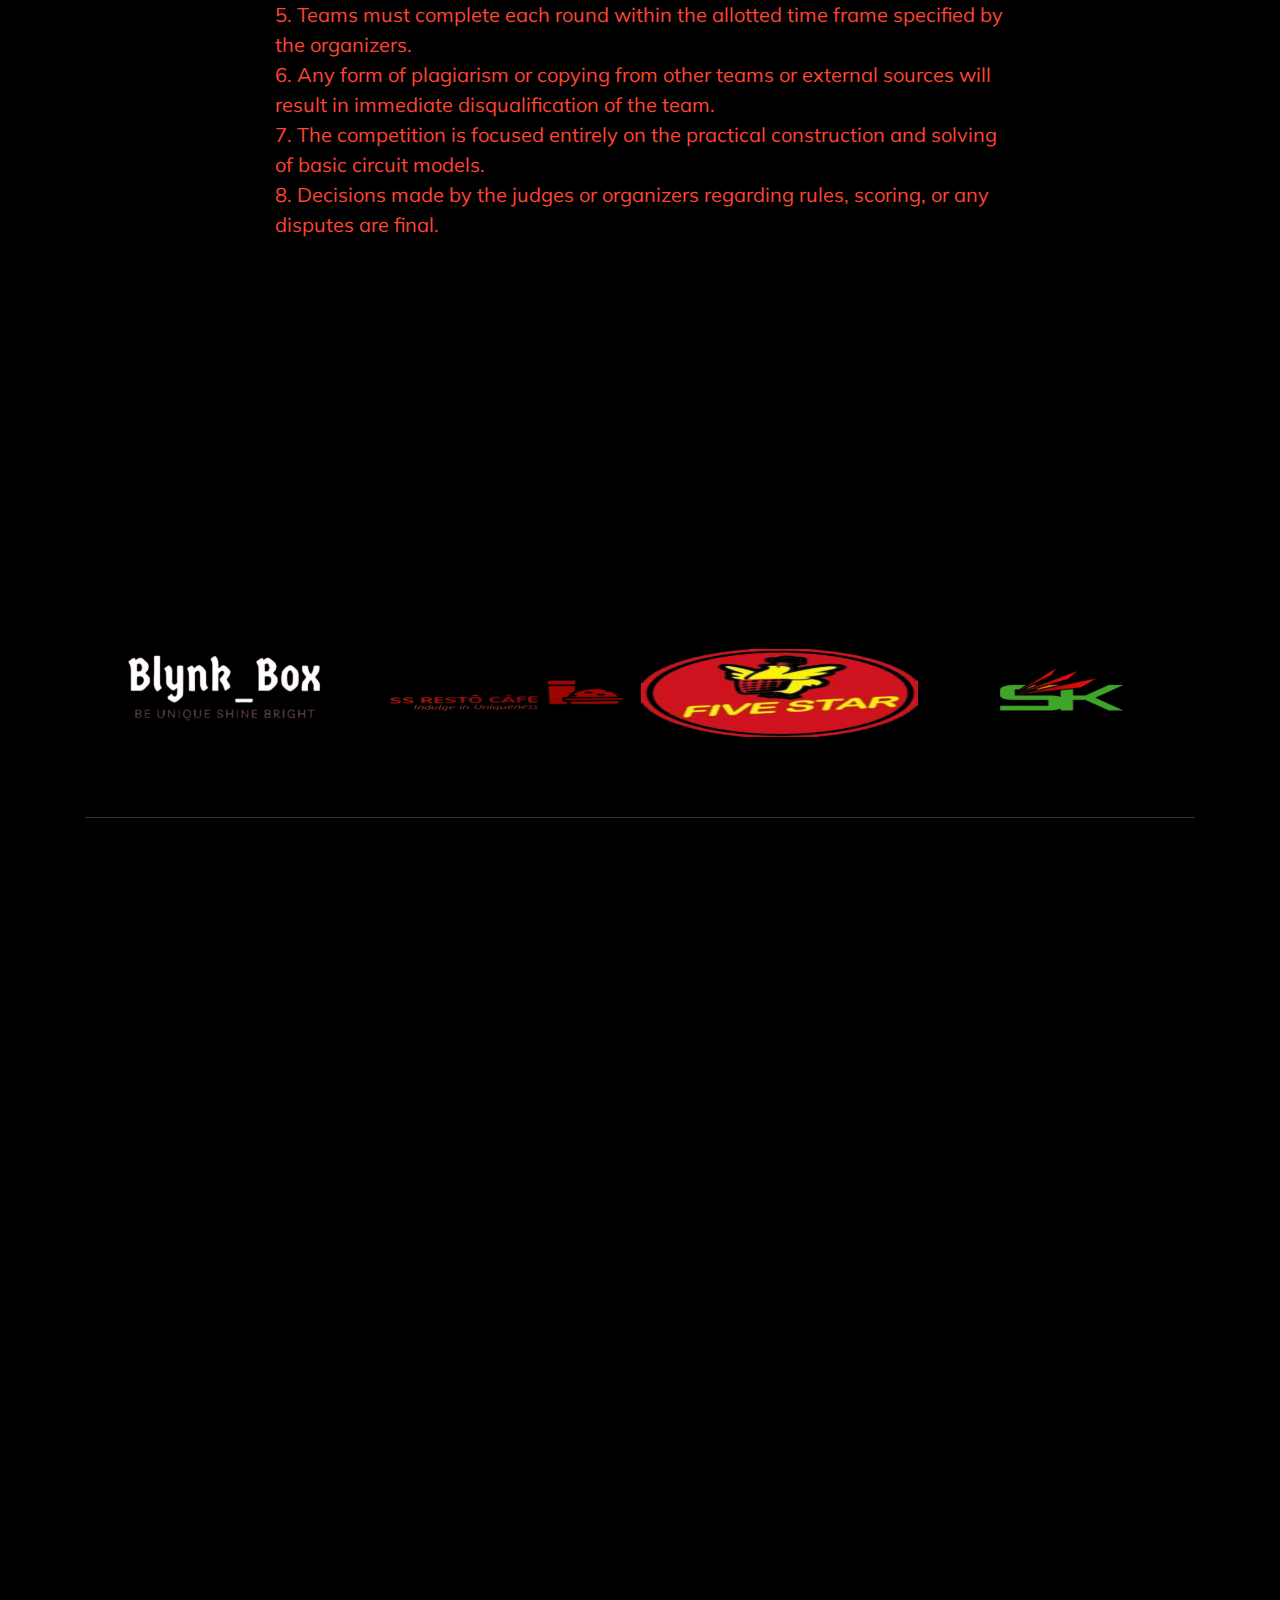
<file: Circuit Fixathon.html>
<!doctype html>
<html class="no-js" lang="zxx">

<head>
    <meta charset="utf-8">
    <meta http-equiv="x-ua-compatible" content="ie=edge">
    <title>Circuit Fixathon</title>
    <meta name="description" content="">
    <meta name="viewport" content="width=device-width, initial-scale=1">

    <!-- <link rel="manifest" href="site.webmanifest"> -->
    <link rel="shortcut icon" type="image/x-icon" href="img/favicon.png">
    <!-- Place favicon.ico in the root directory -->

    <!-- CSS here -->
    <link rel="stylesheet" href="css/bootstrap.min.css">
    <link rel="stylesheet" href="css/owl.carousel.min.css">
    <link rel="stylesheet" href="css/magnific-popup.css">
    <link rel="stylesheet" href="css/font-awesome.min.css">
    <link rel="stylesheet" href="css/themify-icons.css">
    <link rel="stylesheet" href="css/gijgo.css">
    <link rel="stylesheet" href="css/nice-select.css">
    <link rel="stylesheet" href="css/animate.css">
    <link rel="stylesheet" href="css/flaticon.css">
    <link rel="stylesheet" href="css/slicknav.css">

    <link rel="stylesheet" href="css/style.css">
    <!-- <link rel="stylesheet" href="css/responsive.css"> -->
</head>

<body>
    <!--[if lte IE 9]>
            <p class="browserupgrade">You are using an <strong>outdated</strong> browser. Please <a href="https://browsehappy.com/">upgrade your browser</a> to improve your experience and security.</p>
        <![endif]-->

    <!-- header-start -->
    <header>
        <div class="header-area ">
            <div id="sticky-header" class="main-header-area">
                <div class="container">
                    <div class="header_bottom_border">
                        <div class="row align-items-center">
                            <div class="col-xl-3 col-lg-3">
                                <div class="logo">
                                    <a href="index.html">
                                        <img src="img/logo_surge.png" alt="">
                                    </a>
                                </div>
                            </div>
                            <div class="col-xl-6 col-lg-6">
                                <div class="main-menu  d-none d-lg-block">
                                    <nav>
                                        <ul id="navigation">
                                            <li><a href="index.html">Home</a></li>
                                            <li><a href="#footer">Contact</a></li>
                                        </ul>
                                    </nav>
                                </div>
                            </div>
                            <div class="col-xl-3 col-lg-3 d-none d-lg-block">
                                <div class="buy_tkt">
                                    <div class="book_btn d-none d-lg-block">
                                        <a href="https://docs.google.com/forms/d/e/1FAIpQLScF1002ynnHmIRSihyw1VpKYXvwPfowmGBVMbmwvlusEuD73A/viewform">Register</a>
                                    </div>
                                </div>
                            </div>
                            <div class="col-12">
                                <div class="mobile_menu d-block d-lg-none"></div>
                            </div>
                        </div>
                    </div>

                </div>
            </div>
        </div>
    </header>
    <!-- header-end -->

     <!-- bradcam_area -->
     <div class="bradcam_area">
        <div class="single_bradcam  d-flex align-items-center bradcam_bg_1 overlay">
              <div class="container">
                    <div class="row align-items-center justify-content-center">
                       <div class="col-xl-12">
                          <div class="bradcam_text text-center">
                            <div class="shape_1 wow fadeInUp" data-wow-duration="1s" data-wow-delay=".2s">
                                <img src="img/shape/shape_1.svg" alt="">
                            </div>
                            <div class="shape_2 wow fadeInDown" data-wow-duration="1s" data-wow-delay=".3s">
                                <img src="img/shape/shape_2.svg" alt="">
                            </div>
                                <h3 class="wow fadeInRight" data-wow-duration="1s" data-wow-delay=".3s">Circuit Fixathon</h3>
                          </div>
                       </div>
                    </div>
              </div>
           </div>
     </div>
    <!-- bradcam_area end -->

    <!-- performar_area_start  -->
    <div class="performar_area black_bg">
	<div class="container">
            <div class="row justify-content-center">
                <div class="col-lg-8">
                    <div class="row">
                        <div class="col">
                            <div class="single_performer wow fadeInUp" data-wow-duration="1s" data-wow-delay=".3s">
                                <div data-tilt class="thumb">
                                    <img src="img/circuit fixathon.jpg" alt="">
                                </div>
                                <div class="performer_heading">
                                    <h4>Rules:  </h4>
                                    <span><ul>
<li>1. Participants without their college ID will not be permitted.</li>
            <li>2. Each team must consist of 2-3 members maximum.</li>
            <li>3. The competition will consist of three rounds.</li>
            <li>4. Mobile phones and any electronic devices capable of communication or internet access are strictly prohibited during the competition rounds.</li>
            <li>5. Teams must complete each round within the allotted time frame specified by the organizers.</li>
            <li>6. Any form of plagiarism or copying from other teams or external sources will result in immediate disqualification of the team.</li>
            <li>7. The competition is focused entirely on the practical construction and solving of basic circuit models.</li>
            <li>8. Decisions made by the judges or organizers regarding rules, scoring, or any disputes are final.</li>
        </ul></span></span>
                                </div>
                            </div>
                        </div>
                    </div>
                </div>
            </div>
        </div>
    </div>
    <!-- performar_area_end  -->


    

    <!-- brand_area_start  -->
    <div class="brand_area black_bg">
        <div class="container">
            <div class="row">
                <div class="col-lg-12">
                    <div class="section_title text-center mb-80">
                        <h4 class="wow fadeInRight" data-wow-duration="1s" data-wow-delay=".3s">Sponsor Logos</h4>
                    </div>
                </div>
            </div>
            <div class="row">
                <div class="col-lg-12">
                    <div class="brand_wrap">
                        <div class="brand_active owl-carousel">
                            <div class="single_brand text-center">
                                <img src="img/brand/1.png" alt="">
                            </div>
                            <div class="single_brand text-center">
                                <img src="img/brand/2.png" alt="">
                            </div>
                            <div class="single_brand text-center">
                                <img src="img/brand/3.png" alt="">
                            </div>
                            <div class="single_brand text-center">
                                <img src="img/brand/4.png" alt="">
                            </div>
                            <div class="single_brand text-center">
                                <img src="img/brand/5.png" alt="">
                            </div>
                            <div class="single_brand text-center">
                                <img src="img/brand/6.png" alt="">
                            </div>
                            <div class="single_brand text-center">
                                <img src="img/brand/7.png" alt="">
                            </div>
<div class="single_brand text-center">
                                <img src="img/brand/8.png" alt="">
                            </div>
<div class="single_brand text-center">
                                <img src="img/brand/9.png" alt="">
                            </div>
<div class="single_brand text-center">
                                <img src="img/brand/10.png" alt="">
                            </div>
                        </div>
                    </div>
                </div>
            </div>
        </div>
    </div>
    <!-- brand_area_end  -->
    <!-- footer_start  -->
    <footer id="footer" class="footer">
        <div class="footer_top">
            <div class="container">
                <div class="row justify-content-center">
                    <div class="col-lg-6 col-md-8">
                        <div class="footer_widget">
                            <div class="address_details text-center">
                                <h4 class="wow fadeInUp" data-wow-duration="1s" data-wow-delay=".3s">Student Co-ordinators</h4>
                                <h3 class="wow fadeInUp" data-wow-duration="1s" data-wow-delay=".4s">Anitha K</h3>
				<h3 class="wow fadeInUp" data-wow-duration="1s" data-wow-delay=".4s">Devi Priya  S</h3>
				<h3 class="wow fadeInUp" data-wow-duration="1s" data-wow-delay=".4s">Ganesh S</h3>
				<h3 class="wow fadeInUp" data-wow-duration="1s" data-wow-delay=".4s">Krishna K R</h3>
                                <p class="wow fadeInUp" data-wow-duration="1s" data-wow-delay=".5s">Contact  6382625850, 9361863744</p>
                                <a href="Innovation's Arena.html" class="boxed-btn3 wow fadeInUp" data-wow-duration="1s" data-wow-delay=".6s">Previous Event</a><br><br><br>
				<a href="Brain Buster.html" class="boxed-btn3 wow fadeInUp" data-wow-duration="1s" data-wow-delay=".6s">Next Event</a>
                            </div>
                        </div>
                    </div>
                </div>
            </div>
        </div>
    </footer>
    <!-- footer_end  -->

    <!-- JS here -->
    <script src="js/vendor/modernizr-3.5.0.min.js"></script>
    <script src="js/vendor/jquery-1.12.4.min.js"></script>
    <script src="js/popper.min.js"></script>
    <script src="js/bootstrap.min.js"></script>
    <script src="js/owl.carousel.min.js"></script>
    <script src="js/isotope.pkgd.min.js"></script>
    <script src="js/ajax-form.js"></script>
    <script src="js/waypoints.min.js"></script>
    <script src="js/jquery.counterup.min.js"></script>
    <script src="js/imagesloaded.pkgd.min.js"></script>
    <script src="js/scrollIt.js"></script>
    <script src="js/jquery.scrollUp.min.js"></script>
    <script src="js/wow.min.js"></script>
    <script src="js/gijgo.min.js"></script>
    <script src="js/nice-select.min.js"></script>
    <script src="js/jquery.slicknav.min.js"></script>
    <script src="js/jquery.magnific-popup.min.js"></script>
    <script src="js/tilt.jquery.js"></script>
    <script src="js/plugins.js"></script>



    <!--contact js-->
    <script src="js/contact.js"></script>
    <script src="js/jquery.ajaxchimp.min.js"></script>
    <script src="js/jquery.form.js"></script>
    <script src="js/jquery.validate.min.js"></script>
    <script src="js/mail-script.js"></script>


    <script src="js/main.js"></script>
</body>

</html>
</file>
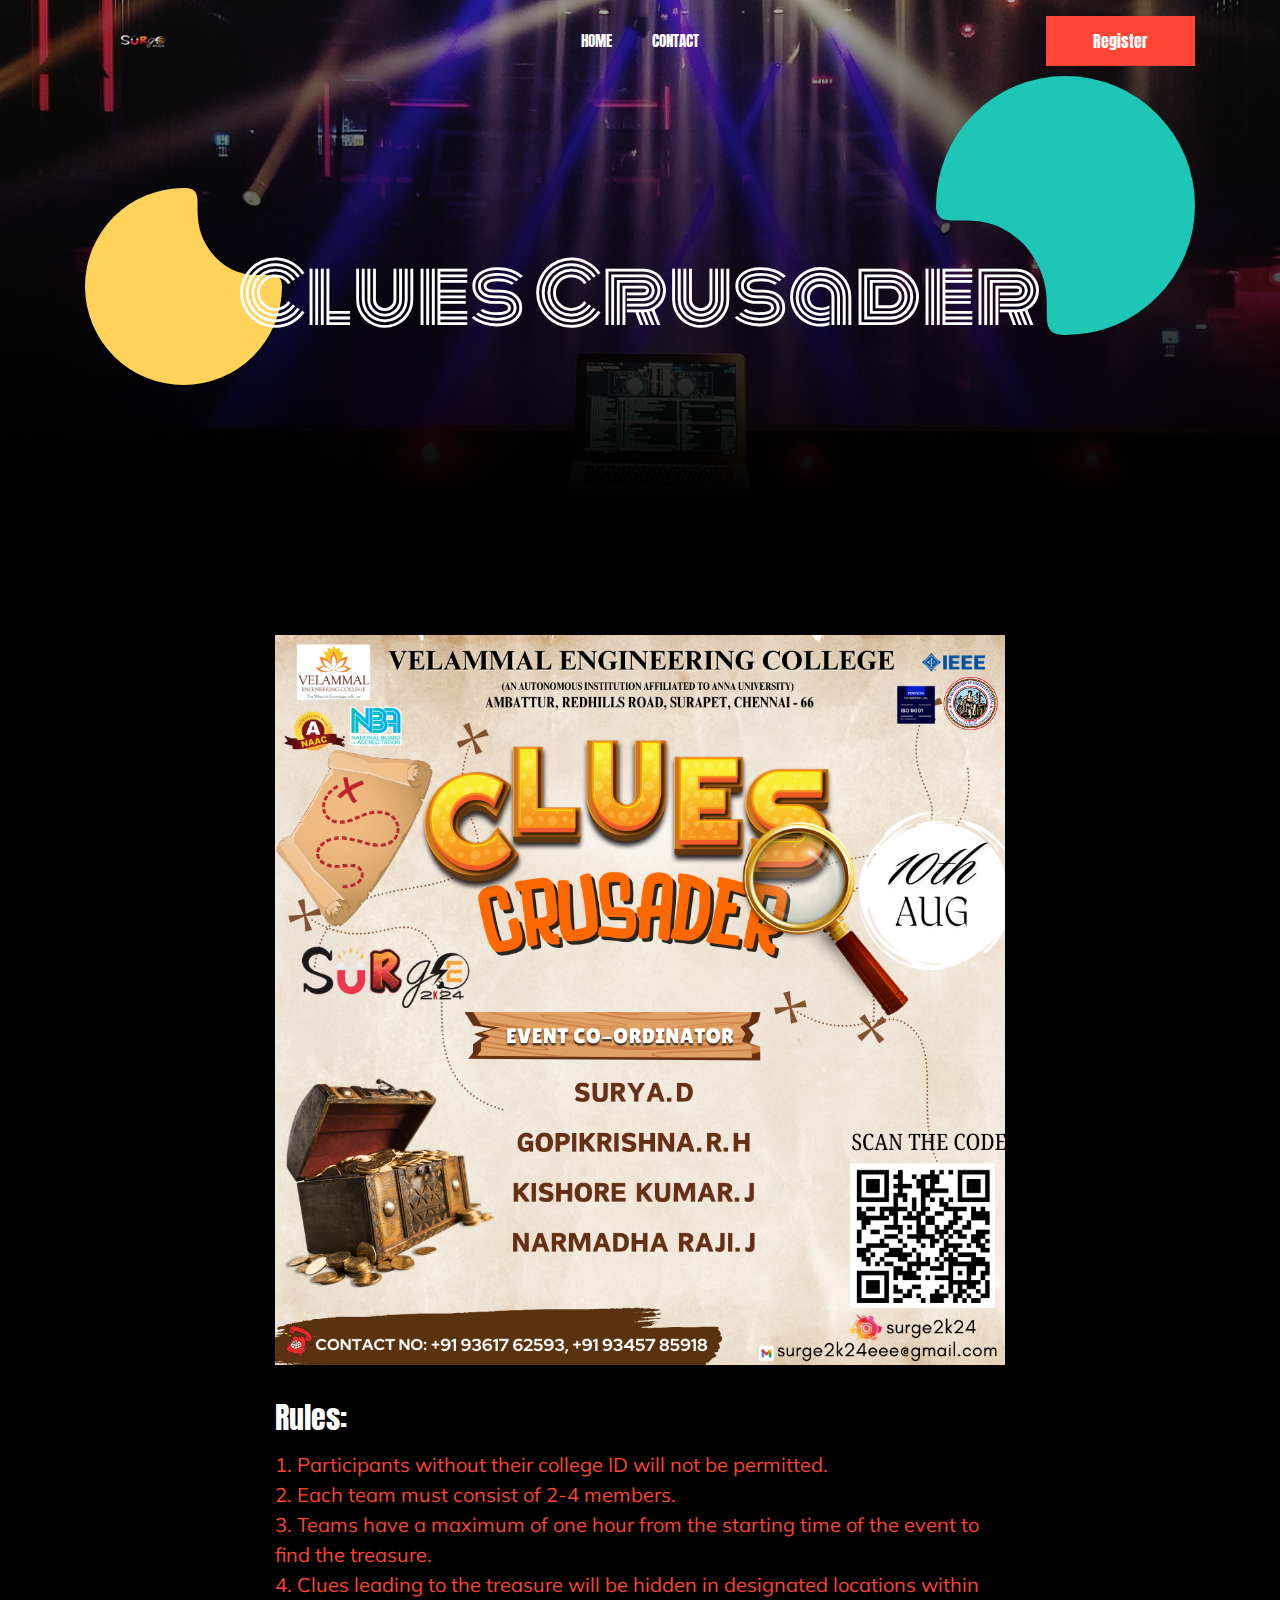
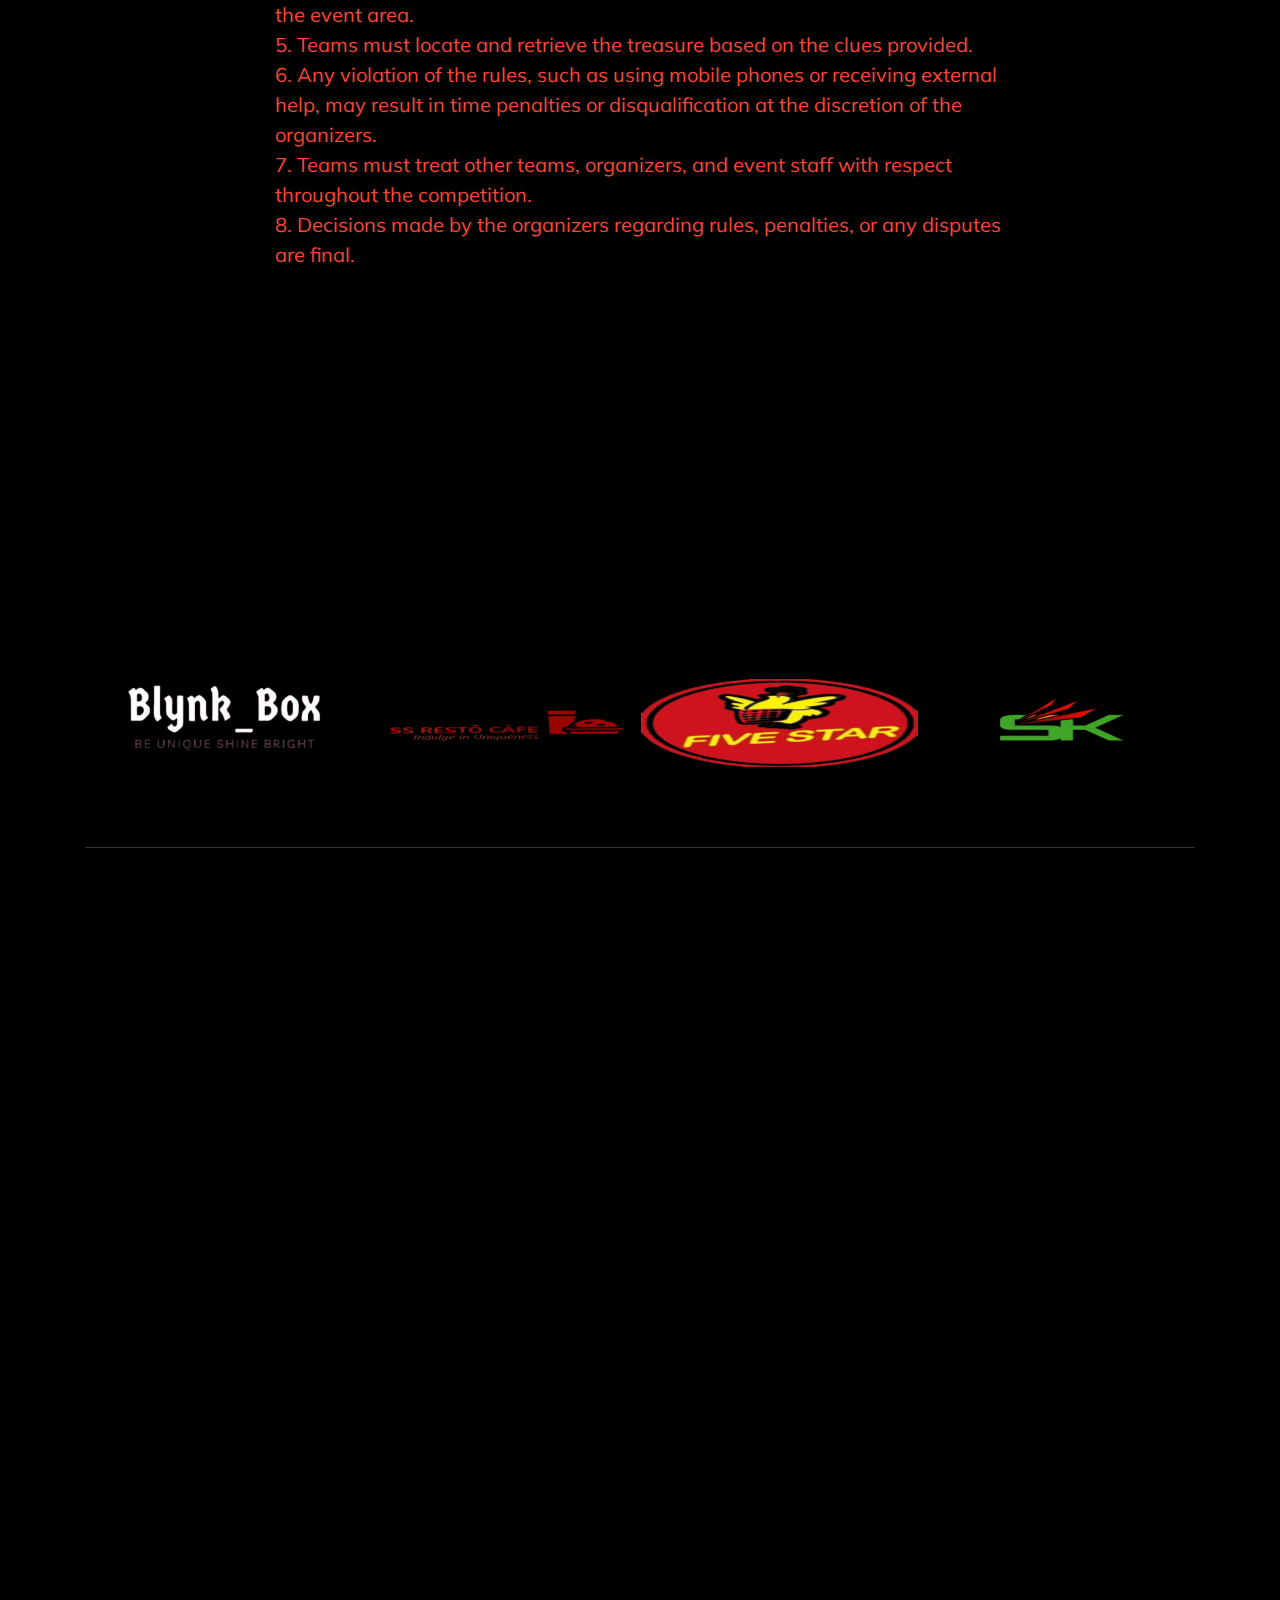
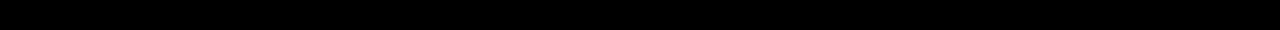
<file: Clues Crusader.html>
<!doctype html>
<html class="no-js" lang="zxx">

<head>
    <meta charset="utf-8">
    <meta http-equiv="x-ua-compatible" content="ie=edge">
    <title>Clues Crusader</title>
    <meta name="description" content="">
    <meta name="viewport" content="width=device-width, initial-scale=1">

    <!-- <link rel="manifest" href="site.webmanifest"> -->
    <link rel="shortcut icon" type="image/x-icon" href="img/favicon.png">
    <!-- Place favicon.ico in the root directory -->

    <!-- CSS here -->
    <link rel="stylesheet" href="css/bootstrap.min.css">
    <link rel="stylesheet" href="css/owl.carousel.min.css">
    <link rel="stylesheet" href="css/magnific-popup.css">
    <link rel="stylesheet" href="css/font-awesome.min.css">
    <link rel="stylesheet" href="css/themify-icons.css">
    <link rel="stylesheet" href="css/gijgo.css">
    <link rel="stylesheet" href="css/nice-select.css">
    <link rel="stylesheet" href="css/animate.css">
    <link rel="stylesheet" href="css/flaticon.css">
    <link rel="stylesheet" href="css/slicknav.css">

    <link rel="stylesheet" href="css/style.css">
    <!-- <link rel="stylesheet" href="css/responsive.css"> -->
</head>

<body>
    <!--[if lte IE 9]>
            <p class="browserupgrade">You are using an <strong>outdated</strong> browser. Please <a href="https://browsehappy.com/">upgrade your browser</a> to improve your experience and security.</p>
        <![endif]-->

    <!-- header-start -->
    <header>
        <div class="header-area ">
            <div id="sticky-header" class="main-header-area">
                <div class="container">
                    <div class="header_bottom_border">
                        <div class="row align-items-center">
                            <div class="col-xl-3 col-lg-3">
                                <div class="logo">
                                    <a href="index.html">
                                        <img src="img/logo_surge.png" alt="">
                                    </a>
                                </div>
                            </div>
                            <div class="col-xl-6 col-lg-6">
                                <div class="main-menu  d-none d-lg-block">
                                    <nav>
                                        <ul id="navigation">
                                            <li><a href="index.html">Home</a></li>
                                            <li><a href="#footer">Contact</a></li>
                                        </ul>
                                    </nav>
                                </div>
                            </div>
                            <div class="col-xl-3 col-lg-3 d-none d-lg-block">
                                <div class="buy_tkt">
                                    <div class="book_btn d-none d-lg-block">
                                        <a href="https://docs.google.com/forms/d/e/1FAIpQLScF1002ynnHmIRSihyw1VpKYXvwPfowmGBVMbmwvlusEuD73A/viewform">Register</a>
                                    </div>
                                </div>
                            </div>
                            <div class="col-12">
                                <div class="mobile_menu d-block d-lg-none"></div>
                            </div>
                        </div>
                    </div>

                </div>
            </div>
        </div>
    </header>
    <!-- header-end -->

     <!-- bradcam_area -->
     <div class="bradcam_area">
        <div class="single_bradcam  d-flex align-items-center bradcam_bg_1 overlay">
              <div class="container">
                    <div class="row align-items-center justify-content-center">
                       <div class="col-xl-12">
                          <div class="bradcam_text text-center">
                            <div class="shape_1 wow fadeInUp" data-wow-duration="1s" data-wow-delay=".2s">
                                <img src="img/shape/shape_1.svg" alt="">
                            </div>
                            <div class="shape_2 wow fadeInDown" data-wow-duration="1s" data-wow-delay=".3s">
                                <img src="img/shape/shape_2.svg" alt="">
                            </div>
                                <h3 class="wow fadeInRight" data-wow-duration="1s" data-wow-delay=".3s">Clues Crusader</h3>
                          </div>
                       </div>
                    </div>
              </div>
           </div>
     </div>
    <!-- bradcam_area end -->

    <!-- performar_area_start  -->
    <div class="performar_area black_bg">
        <div class="container"> 
            <div class="row justify-content-center">
                <div class="col-lg-8">
                    <div class="row">
                        <div class="col">
                            <div class="single_performer wow fadeInUp" data-wow-duration="1s" data-wow-delay=".3s">
                                <div data-tilt class="thumb">
                                    <img src="img/clues crusader.png" alt="">
                                </div>
                                <div class="performer_heading">
                                    <h4>Rules: </h4>
                                    <span><ul>
	    <li>1. Participants without their college ID will not be permitted.</li>
            <li>2. Each team must consist of 2-4 members.</li>
            <li>3. Teams have a maximum of one hour from the starting time of the event to find the treasure.</li>
            <li>4. Clues leading to the treasure will be hidden in designated locations within the event area.</li>
            <li>5. Teams must locate and retrieve the treasure based on the clues provided.</li>
            <li>6. Any violation of the rules, such as using mobile phones or receiving external help, may result in time penalties or disqualification at the discretion of the organizers.</li>
            <li>7. Teams must treat other teams, organizers, and event staff with respect throughout the competition.</li>
            <li>8. Decisions made by the organizers regarding rules, penalties, or any disputes are final.</li>
        </ul></span>
                                </div>
                            </div>
                        </div>
                    </div>
                </div>
            </div>
        </div>
    </div>
    <!-- performar_area_end  -->


    

    <!-- brand_area_start  -->
    <div class="brand_area black_bg">
        <div class="container">
            <div class="row">
                <div class="col-lg-12">
                    <div class="section_title text-center mb-80">
                        <h4 class="wow fadeInRight" data-wow-duration="1s" data-wow-delay=".3s">Sponsor Logos</h4>
                    </div>
                </div>
            </div>
            <div class="row">
                <div class="col-lg-12">
                    <div class="brand_wrap">
                        <div class="brand_active owl-carousel">
                            <div class="single_brand text-center">
                                <img src="img/brand/1.png" alt="">
                            </div>
                            <div class="single_brand text-center">
                                <img src="img/brand/2.png" alt="">
                            </div>
                            <div class="single_brand text-center">
                                <img src="img/brand/3.png" alt="">
                            </div>
                            <div class="single_brand text-center">
                                <img src="img/brand/4.png" alt="">
                            </div>
                            <div class="single_brand text-center">
                                <img src="img/brand/5.png" alt="">
                            </div>
                            <div class="single_brand text-center">
                                <img src="img/brand/6.png" alt="">
                            </div>
                            <div class="single_brand text-center">
                                <img src="img/brand/7.png" alt="">
                            </div>
<div class="single_brand text-center">
                                <img src="img/brand/8.png" alt="">
                            </div>
<div class="single_brand text-center">
                                <img src="img/brand/9.png" alt="">
                            </div>
<div class="single_brand text-center">
                                <img src="img/brand/10.png" alt="">
                            </div>
                        </div>
                    </div>
                </div>
            </div>
        </div>
    </div>
    <!-- brand_area_end  -->
    <!-- footer_start  -->
    <footer id="footer" class="footer">
        <div class="footer_top">
            <div class="container">
                <div class="row justify-content-center">
                    <div class="col-lg-6 col-md-8">
                        <div class="footer_widget">
                            <div class="address_details text-center">
                                <h4 class="wow fadeInUp" data-wow-duration="1s" data-wow-delay=".3s">Student Co-ordinators</h4>
                                <h3 class="wow fadeInUp" data-wow-duration="1s" data-wow-delay=".4s">Surya  D</h3>
				<h3 class="wow fadeInUp" data-wow-duration="1s" data-wow-delay=".4s">Gopikrishna R H</h3>
				<h3 class="wow fadeInUp" data-wow-duration="1s" data-wow-delay=".4s">Kishore Kumar J</h3>
				<h3 class="wow fadeInUp" data-wow-duration="1s" data-wow-delay=".4s">Narmadha Raji J</h3>
                                <p class="wow fadeInUp" data-wow-duration="1s" data-wow-delay=".5s">Contact  9361762593, 9345785918</p>
                                <a href="Fatal Puzzle.html" class="boxed-btn3 wow fadeInUp" data-wow-duration="1s" data-wow-delay=".6s">Previous Event</a><br><br><br>
				<a href="Ad Blitz.html" class="boxed-btn3 wow fadeInUp" data-wow-duration="1s" data-wow-delay=".6s">Next Event</a>
                            </div>
                        </div>
                    </div>
                </div>
            </div>
        </div>
    </footer>
    <!-- footer_end  -->

    <!-- JS here -->
    <script src="js/vendor/modernizr-3.5.0.min.js"></script>
    <script src="js/vendor/jquery-1.12.4.min.js"></script>
    <script src="js/popper.min.js"></script>
    <script src="js/bootstrap.min.js"></script>
    <script src="js/owl.carousel.min.js"></script>
    <script src="js/isotope.pkgd.min.js"></script>
    <script src="js/ajax-form.js"></script>
    <script src="js/waypoints.min.js"></script>
    <script src="js/jquery.counterup.min.js"></script>
    <script src="js/imagesloaded.pkgd.min.js"></script>
    <script src="js/scrollIt.js"></script>
    <script src="js/jquery.scrollUp.min.js"></script>
    <script src="js/wow.min.js"></script>
    <script src="js/gijgo.min.js"></script>
    <script src="js/nice-select.min.js"></script>
    <script src="js/jquery.slicknav.min.js"></script>
    <script src="js/jquery.magnific-popup.min.js"></script>
    <script src="js/tilt.jquery.js"></script>
    <script src="js/plugins.js"></script>



    <!--contact js-->
    <script src="js/contact.js"></script>
    <script src="js/jquery.ajaxchimp.min.js"></script>
    <script src="js/jquery.form.js"></script>
    <script src="js/jquery.validate.min.js"></script>
    <script src="js/mail-script.js"></script>


    <script src="js/main.js"></script>
</body>

</html>
</file>
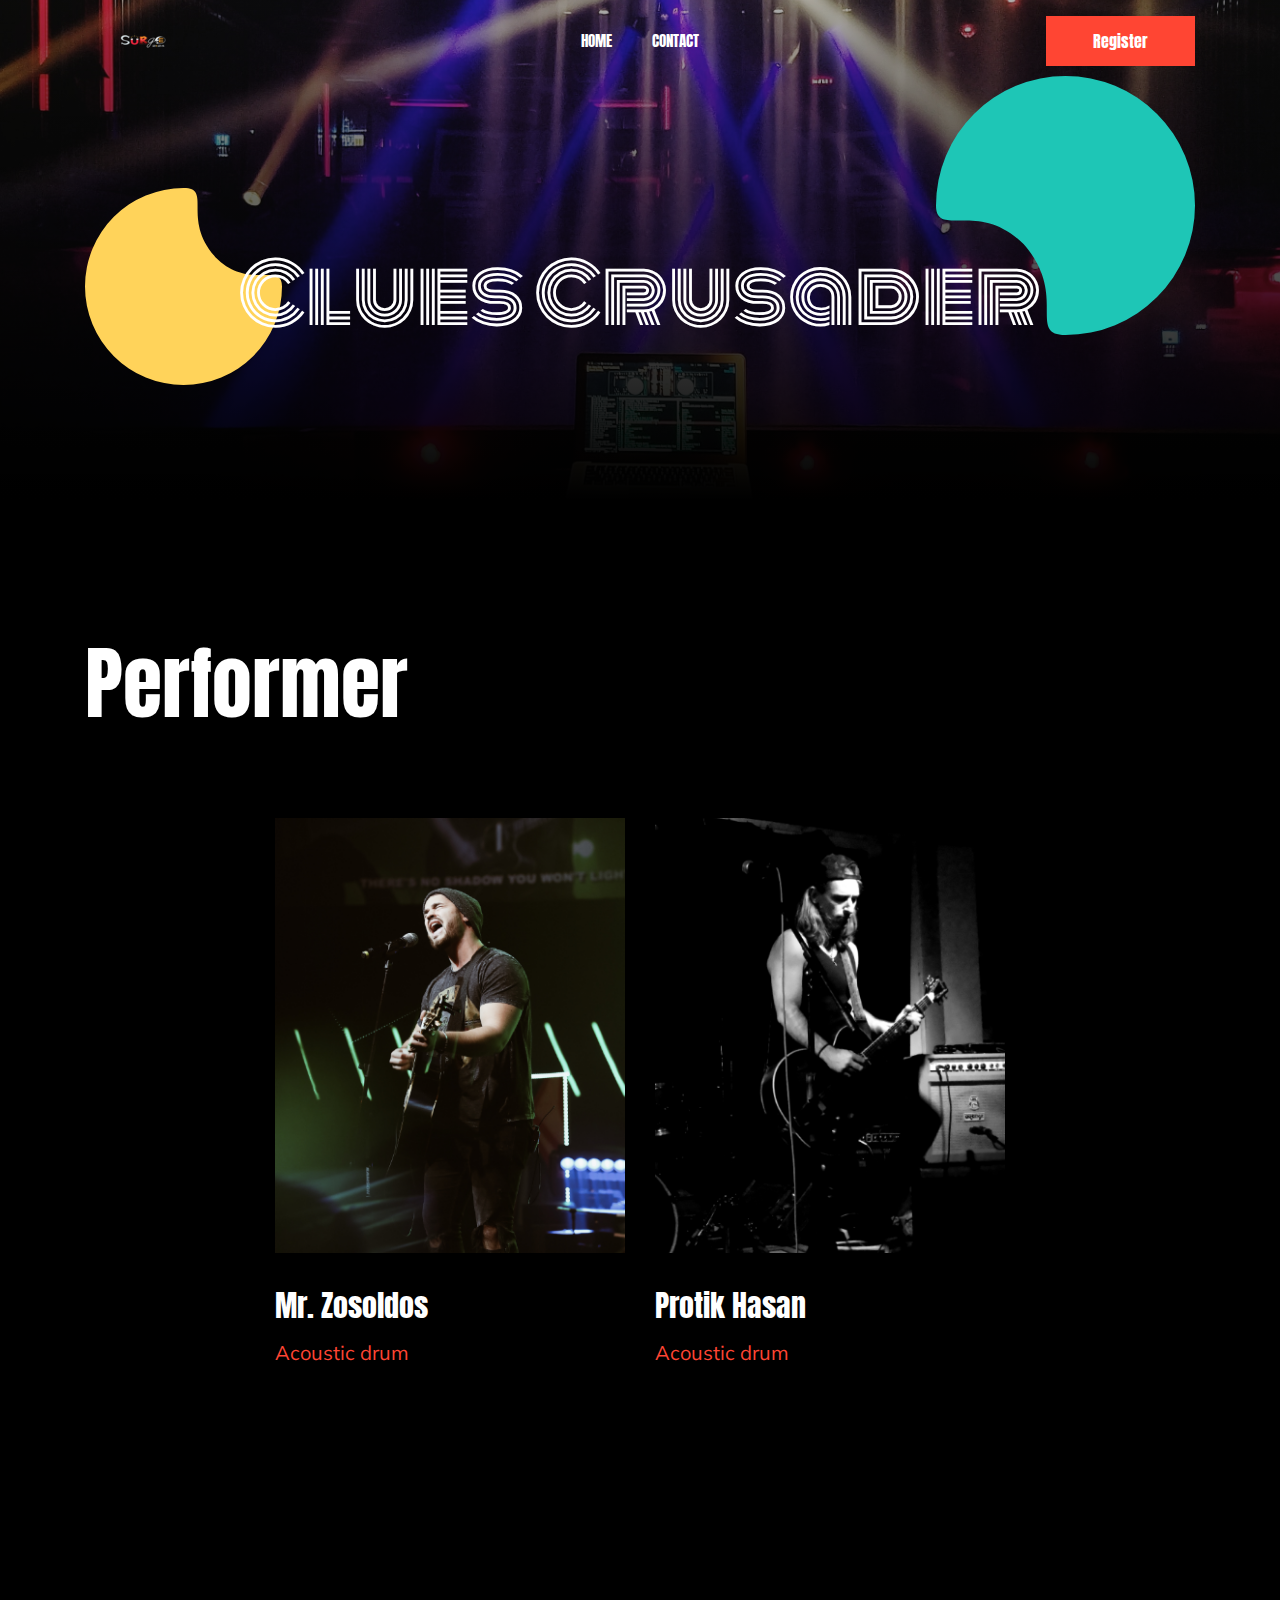
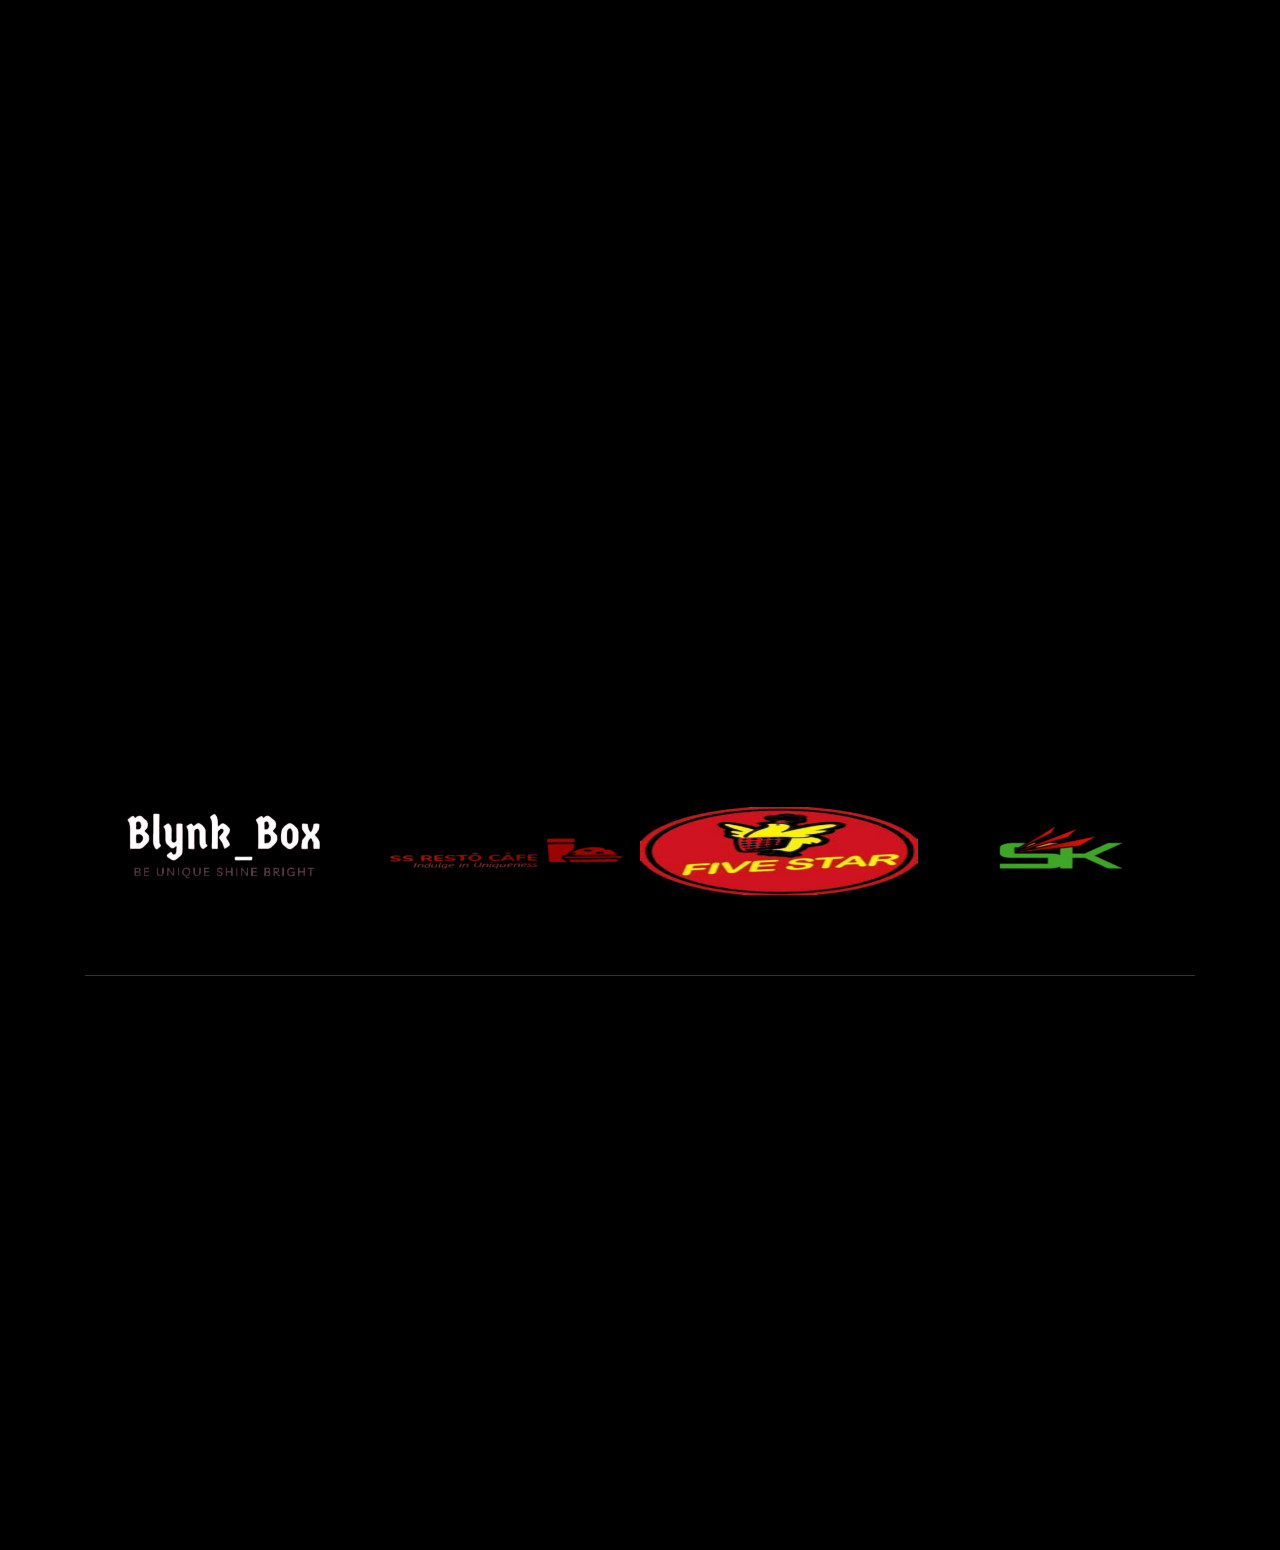
<file: Cruse Crusader.html>
<!doctype html>
<html class="no-js" lang="zxx">

<head>
    <meta charset="utf-8">
    <meta http-equiv="x-ua-compatible" content="ie=edge">
    <title>Clues Crusader</title>
    <meta name="description" content="">
    <meta name="viewport" content="width=device-width, initial-scale=1">

    <!-- <link rel="manifest" href="site.webmanifest"> -->
    <link rel="shortcut icon" type="image/x-icon" href="img/favicon.png">
    <!-- Place favicon.ico in the root directory -->

    <!-- CSS here -->
    <link rel="stylesheet" href="css/bootstrap.min.css">
    <link rel="stylesheet" href="css/owl.carousel.min.css">
    <link rel="stylesheet" href="css/magnific-popup.css">
    <link rel="stylesheet" href="css/font-awesome.min.css">
    <link rel="stylesheet" href="css/themify-icons.css">
    <link rel="stylesheet" href="css/gijgo.css">
    <link rel="stylesheet" href="css/nice-select.css">
    <link rel="stylesheet" href="css/animate.css">
    <link rel="stylesheet" href="css/flaticon.css">
    <link rel="stylesheet" href="css/slicknav.css">

    <link rel="stylesheet" href="css/style.css">
    <!-- <link rel="stylesheet" href="css/responsive.css"> -->
</head>

<body>
    <!--[if lte IE 9]>
            <p class="browserupgrade">You are using an <strong>outdated</strong> browser. Please <a href="https://browsehappy.com/">upgrade your browser</a> to improve your experience and security.</p>
        <![endif]-->

    <!-- header-start -->
    <header>
        <div class="header-area ">
            <div id="sticky-header" class="main-header-area">
                <div class="container">
                    <div class="header_bottom_border">
                        <div class="row align-items-center">
                            <div class="col-xl-3 col-lg-3">
                                <div class="logo">
                                    <a href="index.html">
                                        <img src="img/logo_surge.png" alt="">
                                    </a>
                                </div>
                            </div>
                            <div class="col-xl-6 col-lg-6">
                                <div class="main-menu  d-none d-lg-block">
                                    <nav>
                                        <ul id="navigation">
                                            <li><a href="index.html">Home</a></li>
                                            <li><a href="#footer">Contact</a></li>
                                        </ul>
                                    </nav>
                                </div>
                            </div>
                            <div class="col-xl-3 col-lg-3 d-none d-lg-block">
                                <div class="buy_tkt">
                                    <div class="book_btn d-none d-lg-block">
                                        <a href="https://docs.google.com/forms/d/e/1FAIpQLScF1002ynnHmIRSihyw1VpKYXvwPfowmGBVMbmwvlusEuD73A/viewform">Register</a>
                                    </div>
                                </div>
                            </div>
                            <div class="col-12">
                                <div class="mobile_menu d-block d-lg-none"></div>
                            </div>
                        </div>
                    </div>

                </div>
            </div>
        </div>
    </header>
    <!-- header-end -->

     <!-- bradcam_area -->
     <div class="bradcam_area">
        <div class="single_bradcam  d-flex align-items-center bradcam_bg_1 overlay">
              <div class="container">
                    <div class="row align-items-center justify-content-center">
                       <div class="col-xl-12">
                          <div class="bradcam_text text-center">
                            <div class="shape_1 wow fadeInUp" data-wow-duration="1s" data-wow-delay=".2s">
                                <img src="img/shape/shape_1.svg" alt="">
                            </div>
                            <div class="shape_2 wow fadeInDown" data-wow-duration="1s" data-wow-delay=".3s">
                                <img src="img/shape/shape_2.svg" alt="">
                            </div>
                                <h3 class="wow fadeInRight" data-wow-duration="1s" data-wow-delay=".3s">Clues Crusader</h3>
                          </div>
                       </div>
                    </div>
              </div>
           </div>
     </div>
    <!-- bradcam_area end -->

    <!-- performar_area_start  -->
    <div class="performar_area black_bg">
        <div class="container">
            <div class="row">
                <div class="col-lg-12">
                    <div class="section_title mb-80">
                        <h3 class="wow fadeInRight" data-wow-duration="1s" data-wow-delay=".3s">Performer</h3>
                    </div>
                </div>
            </div>
            <div class="row justify-content-center">
                <div class="col-lg-8">
                    <div class="row">
                        <div class="col-lg-6 col-md-6">
                            <div class="single_performer wow fadeInUp" data-wow-duration="1s" data-wow-delay=".3s">
                                <div data-tilt class="thumb">
                                    <img src="img/performer/1.png" alt="">
                                </div>
                                <div class="performer_heading">
                                    <h4>Mr. Zosoldos</h4>
                                    <span>Acoustic drum</span>
                                </div>
                            </div>
                        </div>
                        <div class="col-lg-6 col-md-6">
                            <div class="single_performer wow fadeInUp" data-wow-duration="1s" data-wow-delay=".4s">
                                <div data-tilt class="thumb">
                                    <img src="img/performer/2.png" alt="">
                                </div>
                                <div class="performer_heading">
                                    <h4>Protik Hasan</h4>
                                    <span>Acoustic drum</span>
                                </div>
                            </div>
                        </div>
                        <div class="col-lg-6 col-md-6">
                            <div  class="single_performer wow fadeInUp" data-wow-duration="1s" data-wow-delay=".5s">
                                <div  data-tilt class="thumb">
                                    <img src="img/performer/3.png" alt="">
                                </div>
                                <div class="performer_heading">
                                    <h4>Salmon Vicky</h4>
                                    <span>Acoustic drum</span>
                                </div>
                            </div>
                        </div>
                        <div class="col-lg-6 col-md-6">
                            <div   class="single_performer wow fadeInUp" data-wow-duration="1s" data-wow-delay=".6s">
                                <div data-tilt class="thumb">
                                    <img src="img/performer/4.png" alt="">
                                </div>
                                <div class="performer_heading">
                                    <h4>Filaris Habol</h4>
                                    <span>Acoustic drum</span>
                                </div>
                            </div>
                        </div>
                    </div>
                </div>
            </div>
        </div>
    </div>
    <!-- performar_area_end  -->


    

    <!-- brand_area_start  -->
    <div class="brand_area black_bg">
        <div class="container">
            <div class="row">
                <div class="col-lg-12">
                    <div class="section_title text-center mb-80">
                        <h4 class="wow fadeInRight" data-wow-duration="1s" data-wow-delay=".3s">Sponsor Logos</h4>
                    </div>
                </div>
            </div>
            <div class="row">
                <div class="col-lg-12">
                    <div class="brand_wrap">
                        <div class="brand_active owl-carousel">
                            <div class="single_brand text-center">
                                <img src="img/brand/1.png" alt="">
                            </div>
                            <div class="single_brand text-center">
                                <img src="img/brand/2.png" alt="">
                            </div>
                            <div class="single_brand text-center">
                                <img src="img/brand/3.png" alt="">
                            </div>
                            <div class="single_brand text-center">
                                <img src="img/brand/4.png" alt="">
                            </div>
                            <div class="single_brand text-center">
                                <img src="img/brand/5.png" alt="">
                            </div>
                            <div class="single_brand text-center">
                                <img src="img/brand/1.png" alt="">
                            </div>
                            <div class="single_brand text-center">
                                <img src="img/brand/2.png" alt="">
                            </div>
                        </div>
                    </div>
                </div>
            </div>
        </div>
    </div>
    <!-- brand_area_end  -->
    <!-- footer_start  -->
    <footer class="footer">
        <div class="footer_top">
            <div class="container">
                <div class="row justify-content-center">
                    <div class="col-lg-6 col-md-8">
                        <div class="footer_widget">
                            <div class="address_details text-center">
                                <h4 class="wow fadeInUp" data-wow-duration="1s" data-wow-delay=".3s">10 Aug, 2024</h4>
                                <h3 class="wow fadeInUp" data-wow-duration="1s" data-wow-delay=".4s">Green Avenue, New York</h3>
                                <p class="wow fadeInUp" data-wow-duration="1s" data-wow-delay=".5s">The event regularly attracts a diverse range of attendees from around the world.</p>
                                <a href="https://docs.google.com/forms/d/e/1FAIpQLScF1002ynnHmIRSihyw1VpKYXvwPfowmGBVMbmwvlusEuD73A/viewform" class="boxed-btn3 wow fadeInUp" data-wow-duration="1s" data-wow-delay=".6s">Register</a>
                            </div>
                        </div>
                    </div>
                </div>
            </div>
        </div>
    </footer>
    <!-- footer_end  -->

    <!-- JS here -->
    <script src="js/vendor/modernizr-3.5.0.min.js"></script>
    <script src="js/vendor/jquery-1.12.4.min.js"></script>
    <script src="js/popper.min.js"></script>
    <script src="js/bootstrap.min.js"></script>
    <script src="js/owl.carousel.min.js"></script>
    <script src="js/isotope.pkgd.min.js"></script>
    <script src="js/ajax-form.js"></script>
    <script src="js/waypoints.min.js"></script>
    <script src="js/jquery.counterup.min.js"></script>
    <script src="js/imagesloaded.pkgd.min.js"></script>
    <script src="js/scrollIt.js"></script>
    <script src="js/jquery.scrollUp.min.js"></script>
    <script src="js/wow.min.js"></script>
    <script src="js/gijgo.min.js"></script>
    <script src="js/nice-select.min.js"></script>
    <script src="js/jquery.slicknav.min.js"></script>
    <script src="js/jquery.magnific-popup.min.js"></script>
    <script src="js/tilt.jquery.js"></script>
    <script src="js/plugins.js"></script>



    <!--contact js-->
    <script src="js/contact.js"></script>
    <script src="js/jquery.ajaxchimp.min.js"></script>
    <script src="js/jquery.form.js"></script>
    <script src="js/jquery.validate.min.js"></script>
    <script src="js/mail-script.js"></script>


    <script src="js/main.js"></script>
</body>

</html>
</file>
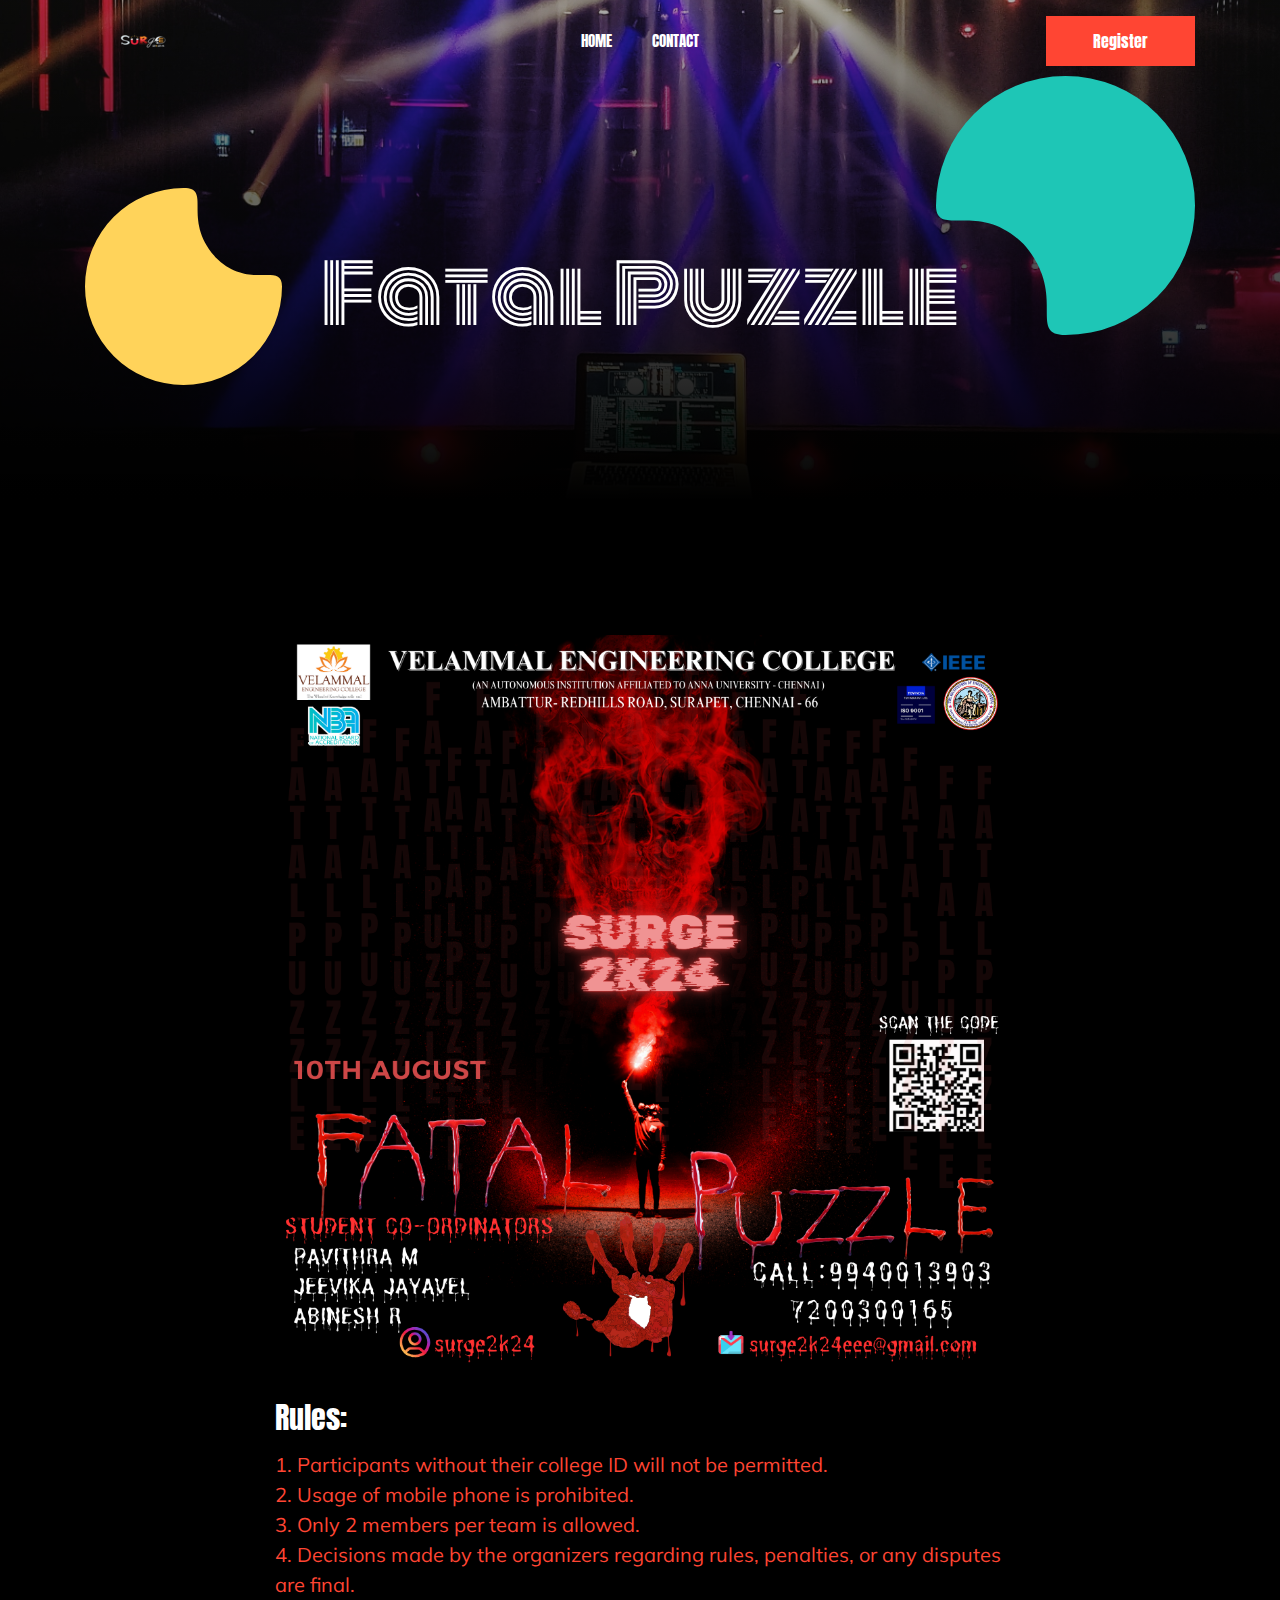
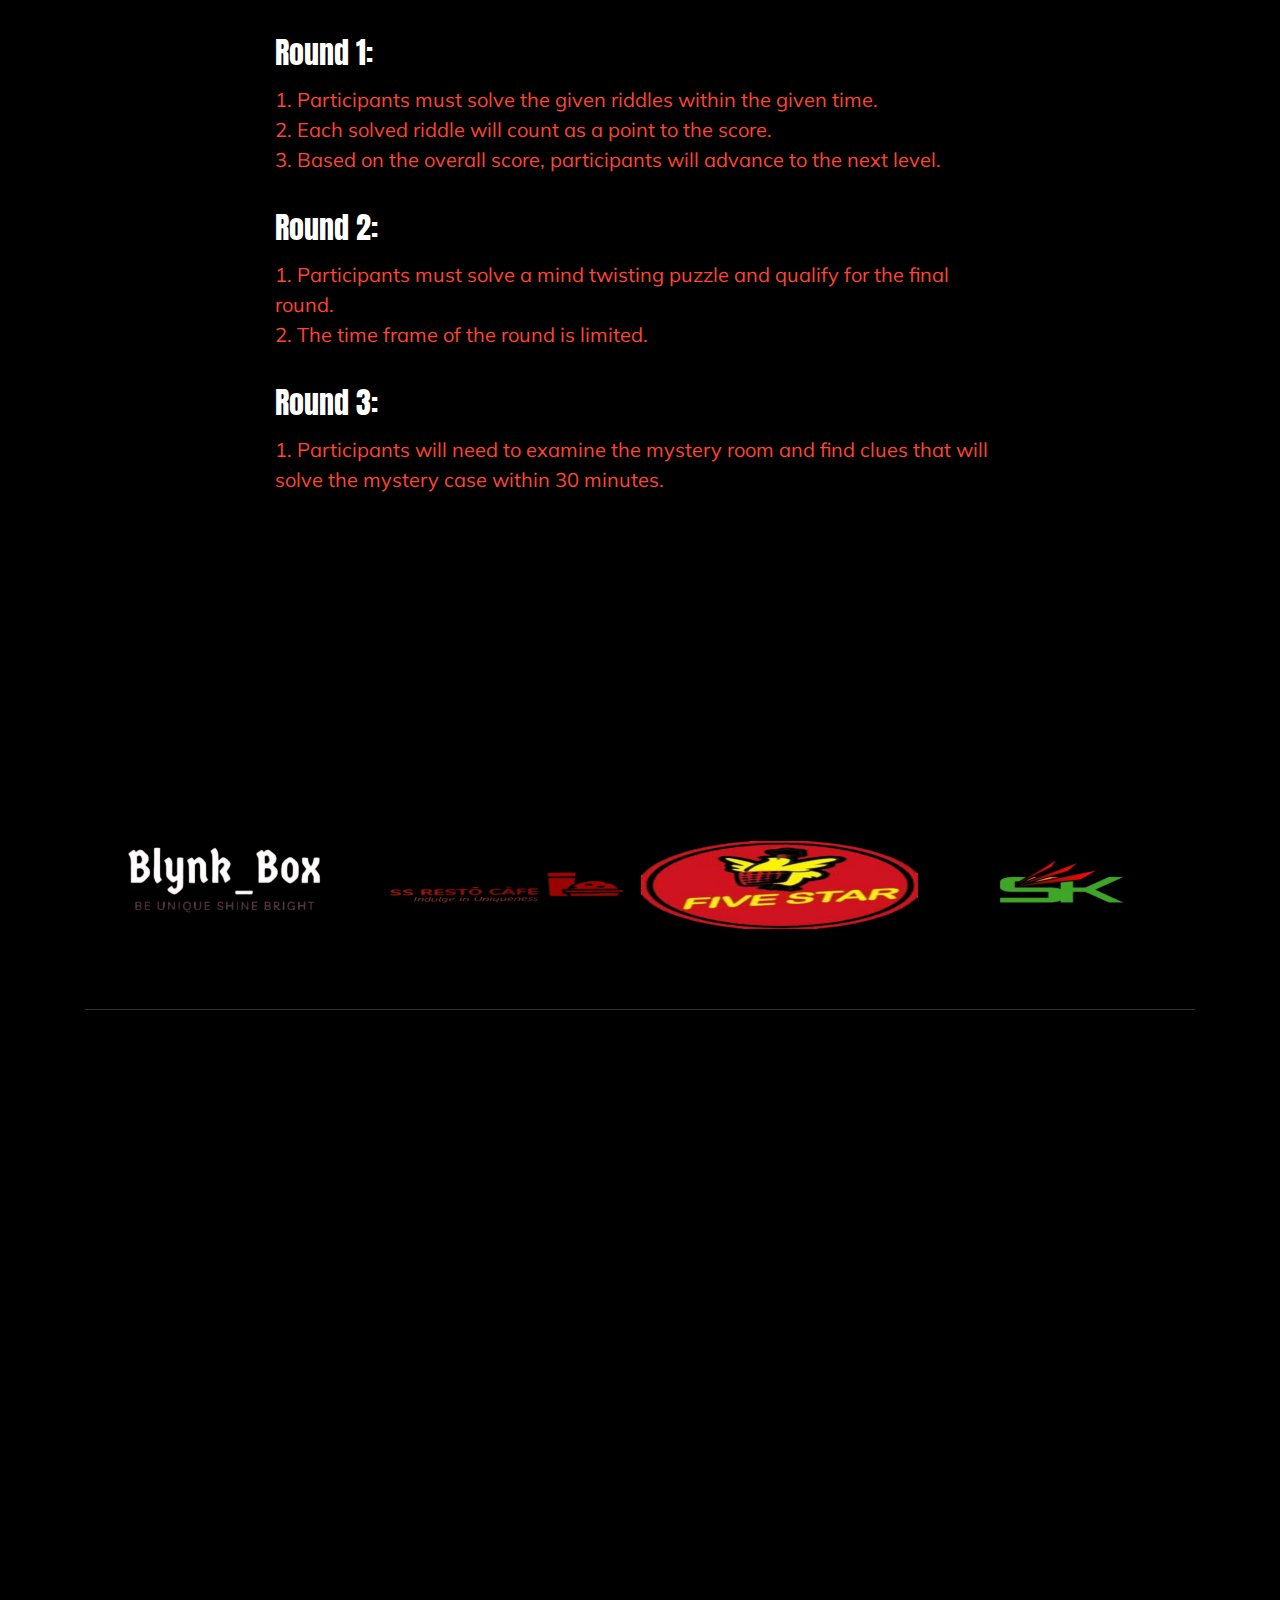
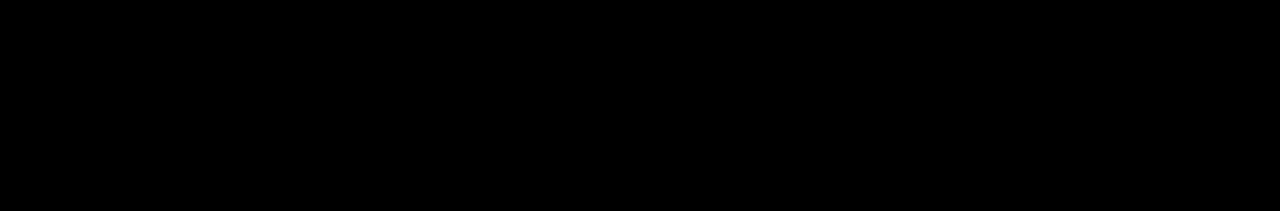
<file: Fatal Puzzle.html>
<!doctype html>
<html class="no-js" lang="zxx">

<head>
    <meta charset="utf-8">
    <meta http-equiv="x-ua-compatible" content="ie=edge">
    <title>Fatal Puzzle</title>
    <meta name="description" content="">
    <meta name="viewport" content="width=device-width, initial-scale=1">

    <!-- <link rel="manifest" href="site.webmanifest"> -->
    <link rel="shortcut icon" type="image/x-icon" href="img/favicon.png">
    <!-- Place favicon.ico in the root directory -->

    <!-- CSS here -->
    <link rel="stylesheet" href="css/bootstrap.min.css">
    <link rel="stylesheet" href="css/owl.carousel.min.css">
    <link rel="stylesheet" href="css/magnific-popup.css">
    <link rel="stylesheet" href="css/font-awesome.min.css">
    <link rel="stylesheet" href="css/themify-icons.css">
    <link rel="stylesheet" href="css/gijgo.css">
    <link rel="stylesheet" href="css/nice-select.css">
    <link rel="stylesheet" href="css/animate.css">
    <link rel="stylesheet" href="css/flaticon.css">
    <link rel="stylesheet" href="css/slicknav.css">

    <link rel="stylesheet" href="css/style.css">
    <!-- <link rel="stylesheet" href="css/responsive.css"> -->
</head>

<body>
    <!--[if lte IE 9]>
            <p class="browserupgrade">You are using an <strong>outdated</strong> browser. Please <a href="https://browsehappy.com/">upgrade your browser</a> to improve your experience and security.</p>
        <![endif]-->

    <!-- header-start -->
    <header>
        <div class="header-area ">
            <div id="sticky-header" class="main-header-area">
                <div class="container">
                    <div class="header_bottom_border">
                        <div class="row align-items-center">
                            <div class="col-xl-3 col-lg-3">
                                <div class="logo">
                                    <a href="index.html">
                                        <img src="img/logo_surge.png" alt="">
                                    </a>
                                </div>
                            </div>
                            <div class="col-xl-6 col-lg-6">
                                <div class="main-menu  d-none d-lg-block">
                                    <nav>
                                        <ul id="navigation">
                                            <li><a href="index.html">Home</a></li>
                                            <li><a href="#footer">Contact</a></li>
                                        </ul>
                                    </nav>
                                </div>
                            </div>
                            <div class="col-xl-3 col-lg-3 d-none d-lg-block">
                                <div class="buy_tkt">
                                    <div class="book_btn d-none d-lg-block">
                                        <a href="https://docs.google.com/forms/d/e/1FAIpQLScF1002ynnHmIRSihyw1VpKYXvwPfowmGBVMbmwvlusEuD73A/viewform">Register</a>
                                    </div>
                                </div>
                            </div>
                            <div class="col-12">
                                <div class="mobile_menu d-block d-lg-none"></div>
                            </div>
                        </div>
                    </div>

                </div>
            </div>
        </div>
    </header>
    <!-- header-end -->

     <!-- bradcam_area -->
     <div class="bradcam_area">
        <div class="single_bradcam  d-flex align-items-center bradcam_bg_1 overlay">
              <div class="container">
                    <div class="row align-items-center justify-content-center">
                       <div class="col-xl-12">
                          <div class="bradcam_text text-center">
                            <div class="shape_1 wow fadeInUp" data-wow-duration="1s" data-wow-delay=".2s">
                                <img src="img/shape/shape_1.svg" alt="">
                            </div>
                            <div class="shape_2 wow fadeInDown" data-wow-duration="1s" data-wow-delay=".3s">
                                <img src="img/shape/shape_2.svg" alt="">
                            </div>
                                <h3 class="wow fadeInRight" data-wow-duration="1s" data-wow-delay=".3s">Fatal Puzzle</h3>
                          </div>
                       </div>
                    </div>
              </div>
           </div>
     </div>
    <!-- bradcam_area end -->

    <!-- performar_area_start  -->
    <div class="performar_area black_bg">
        <div class="container">
            <div class="row justify-content-center">
                <div class="col-lg-8">
                    <div class="row">
                        <div class="col">
                            <div class="single_performer wow fadeInUp" data-wow-duration="1s" data-wow-delay=".3s">
                                <div data-tilt class="thumb">
                                    <img src="img/fatal puzzle.png" alt="">
                                </div>
                                <div class="performer_heading">
                                    <h4>Rules: </h4>
                                    <span><ul>
	    <li>1. Participants without their college ID will not be permitted.</li>
            <li>2. Usage of mobile phone is prohibited.</li>
            <li>3. Only 2 members per team is allowed.</li>
            <li>4. Decisions made by the organizers regarding rules, penalties, or any disputes are final.</li>
        </ul></span>
                            </div>
<div class="performer_heading">
                                    <h4>Round 1: </h4>
                                    <span><ul>
            <li>1. Participants must solve the given riddles within the given time.</li>
            <li>2. Each solved riddle will count as a point to the score.</li>
            <li>3. Based on the overall score, participants will advance to the next level.</li>
        </ul></span>
                            </div>
<div class="performer_heading">
                                    <h4>Round 2: </h4>
                                    <span><ul>
            <li>1. Participants must solve a mind twisting puzzle and qualify for the final round.</li>
            <li>2. The time frame of the round is limited.</li>
        </ul></span>
                            </div>
<div class="performer_heading">
                                    <h4>Round 3: </h4>
                                    <span><ul>
            <li>1. Participants will need to examine the mystery room and find clues that will solve the mystery case within 30 minutes.</li>
            </ul></span>
                            </div>
                        </div>
                    </div>
                </div>
            </div>
        </div>
    </div>
    <!-- performar_area_end  -->


    

    <!-- brand_area_start  -->
    <div class="brand_area black_bg">
        <div class="container">
            <div class="row">
                <div class="col-lg-12">
                    <div class="section_title text-center mb-80">
                        <h4 class="wow fadeInRight" data-wow-duration="1s" data-wow-delay=".3s">Sponsor Logos</h4>
                    </div>
                </div>
            </div>
            <div class="row">
                <div class="col-lg-12">
                    <div class="brand_wrap">
                        <div class="brand_active owl-carousel">
                            <div class="single_brand text-center">
                                <img src="img/brand/1.png" alt="">
                            </div>
                            <div class="single_brand text-center">
                                <img src="img/brand/2.png" alt="">
                            </div>
                            <div class="single_brand text-center">
                                <img src="img/brand/3.png" alt="">
                            </div>
                            <div class="single_brand text-center">
                                <img src="img/brand/4.png" alt="">
                            </div>
                            <div class="single_brand text-center">
                                <img src="img/brand/5.png" alt="">
                            </div>
                            <div class="single_brand text-center">
                                <img src="img/brand/6.png" alt="">
                            </div>
                            <div class="single_brand text-center">
                                <img src="img/brand/7.png" alt="">
                            </div>
<div class="single_brand text-center">
                                <img src="img/brand/8.png" alt="">
                            </div>
<div class="single_brand text-center">
                                <img src="img/brand/9.png" alt="">
                            </div>
<div class="single_brand text-center">
                                <img src="img/brand/10.png" alt="">
                            </div>
                        </div>
                    </div>
                </div>
            </div>
        </div>
    </div>
    <!-- brand_area_end  -->
    <!-- footer_start  -->
    <footer id="footer" class="footer">
        <div class="footer_top">
            <div class="container">
                <div class="row justify-content-center">
                    <div class="col-lg-6 col-md-8">
                        <div class="footer_widget">
                            <div class="address_details text-center">
                                <h4 class="wow fadeInUp" data-wow-duration="1s" data-wow-delay=".3s">Student Co-ordinators</h4>
                                <h3 class="wow fadeInUp" data-wow-duration="1s" data-wow-delay=".4s">Pavithra M</h3>
				<h3 class="wow fadeInUp" data-wow-duration="1s" data-wow-delay=".4s">Jeevika Jeyavel</h3>
				<h3 class="wow fadeInUp" data-wow-duration="1s" data-wow-delay=".4s">Abines R</h3>
                                <p class="wow fadeInUp" data-wow-duration="1s" data-wow-delay=".5s">Contact  9940013903, 7200300165</p>
                                <a href="Rhythm Recon.html" class="boxed-btn3 wow fadeInUp" data-wow-duration="1s" data-wow-delay=".6s">Previous Event</a><br><br><br>
				    <a href="Clues Crusader.html" class="boxed-btn3 wow fadeInUp" data-wow-duration="1s" data-wow-delay=".6s">Next Event</a>
                            </div>
                        </div>
                    </div>
                </div>
            </div>
        </div>
    </footer>
    <!-- footer_end  -->

    <!-- JS here -->
    <script src="js/vendor/modernizr-3.5.0.min.js"></script>
    <script src="js/vendor/jquery-1.12.4.min.js"></script>
    <script src="js/popper.min.js"></script>
    <script src="js/bootstrap.min.js"></script>
    <script src="js/owl.carousel.min.js"></script>
    <script src="js/isotope.pkgd.min.js"></script>
    <script src="js/ajax-form.js"></script>
    <script src="js/waypoints.min.js"></script>
    <script src="js/jquery.counterup.min.js"></script>
    <script src="js/imagesloaded.pkgd.min.js"></script>
    <script src="js/scrollIt.js"></script>
    <script src="js/jquery.scrollUp.min.js"></script>
    <script src="js/wow.min.js"></script>
    <script src="js/gijgo.min.js"></script>
    <script src="js/nice-select.min.js"></script>
    <script src="js/jquery.slicknav.min.js"></script>
    <script src="js/jquery.magnific-popup.min.js"></script>
    <script src="js/tilt.jquery.js"></script>
    <script src="js/plugins.js"></script>



    <!--contact js-->
    <script src="js/contact.js"></script>
    <script src="js/jquery.ajaxchimp.min.js"></script>
    <script src="js/jquery.form.js"></script>
    <script src="js/jquery.validate.min.js"></script>
    <script src="js/mail-script.js"></script>


    <script src="js/main.js"></script>
</body>

</html>
</file>
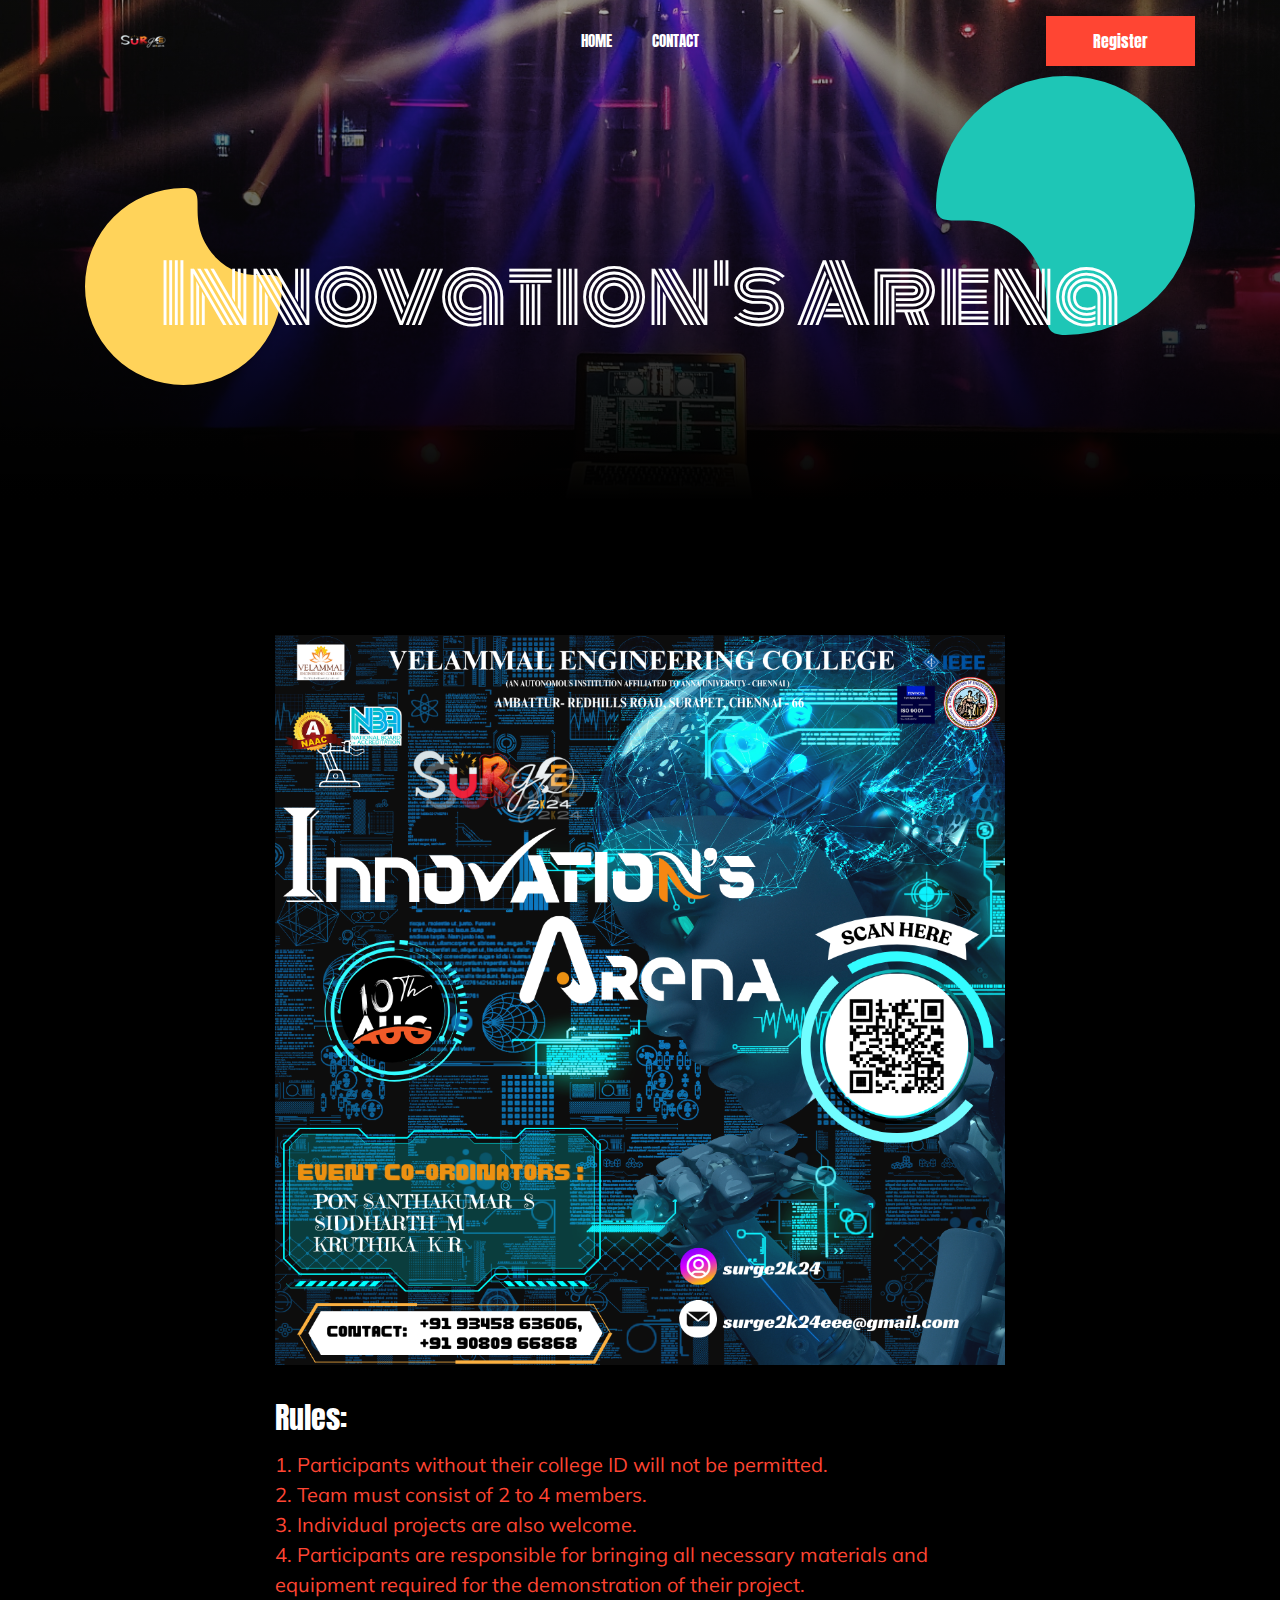
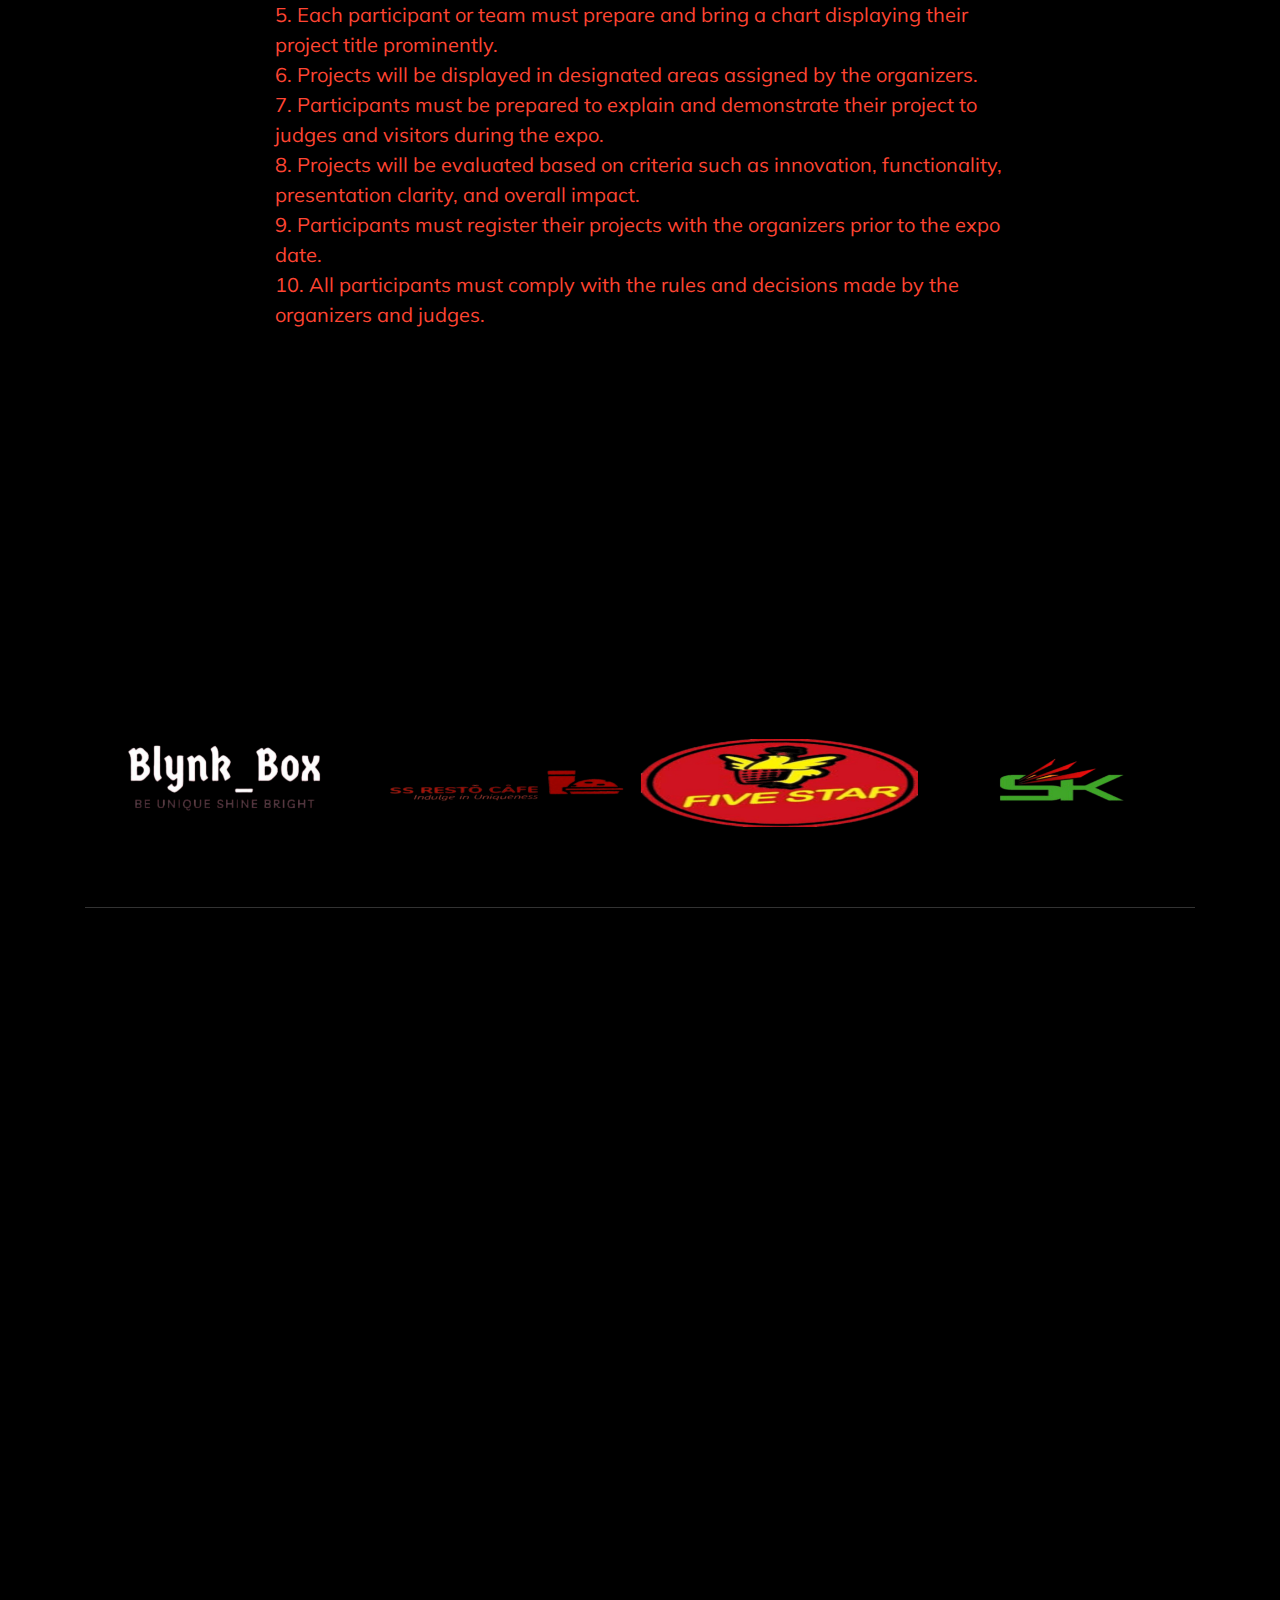
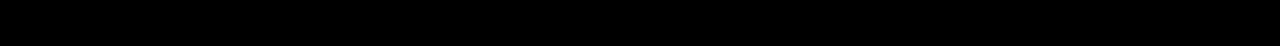
<file: Innovation's Arena.html>
<!doctype html>
<html class="no-js" lang="zxx">

<head>
    <meta charset="utf-8">
    <meta http-equiv="x-ua-compatible" content="ie=edge">
    <title>Innovators Arena</title>
    <meta name="description" content="">
    <meta name="viewport" content="width=device-width, initial-scale=1">

    <!-- <link rel="manifest" href="site.webmanifest"> -->
    <link rel="shortcut icon" type="image/x-icon" href="img/favicon.png">
    <!-- Place favicon.ico in the root directory -->

    <!-- CSS here -->
    <link rel="stylesheet" href="css/bootstrap.min.css">
    <link rel="stylesheet" href="css/owl.carousel.min.css">
    <link rel="stylesheet" href="css/magnific-popup.css">
    <link rel="stylesheet" href="css/font-awesome.min.css">
    <link rel="stylesheet" href="css/themify-icons.css">
    <link rel="stylesheet" href="css/gijgo.css">
    <link rel="stylesheet" href="css/nice-select.css">
    <link rel="stylesheet" href="css/animate.css">
    <link rel="stylesheet" href="css/flaticon.css">
    <link rel="stylesheet" href="css/slicknav.css">

    <link rel="stylesheet" href="css/style.css">
    <!-- <link rel="stylesheet" href="css/responsive.css"> -->
</head>

<body>
    <!--[if lte IE 9]>
            <p class="browserupgrade">You are using an <strong>outdated</strong> browser. Please <a href="https://browsehappy.com/">upgrade your browser</a> to improve your experience and security.</p>
        <![endif]-->

    <!-- header-start -->
    <header>
        <div class="header-area ">
            <div id="sticky-header" class="main-header-area">
                <div class="container">
                    <div class="header_bottom_border">
                        <div class="row align-items-center">
                            <div class="col-xl-3 col-lg-3">
                                <div class="logo">
                                    <a href="index.html">
                                        <img src="img/logo_surge.png" alt="">
                                    </a>
                                </div>
                            </div>
                            <div class="col-xl-6 col-lg-6">
                                <div class="main-menu  d-none d-lg-block">
                                    <nav>
                                        <ul id="navigation">
                                            <li><a href="index.html">Home</a></li>
                                            <li><a href="#footer">Contact</a></li>
                                        </ul>
                                    </nav>
                                </div>
                            </div>
                            <div class="col-xl-3 col-lg-3 d-none d-lg-block">
                                <div class="buy_tkt">
                                    <div class="book_btn d-none d-lg-block">
                                        <a href="https://docs.google.com/forms/d/e/1FAIpQLScF1002ynnHmIRSihyw1VpKYXvwPfowmGBVMbmwvlusEuD73A/viewform">Register</a>
                                    </div>
                                </div>
                            </div>
                            <div class="col-12">
                                <div class="mobile_menu d-block d-lg-none"></div>
                            </div>
                        </div>
                    </div>

                </div>
            </div>
        </div>
    </header>
    <!-- header-end -->

     <!-- bradcam_area -->
     <div class="bradcam_area">
        <div class="single_bradcam  d-flex align-items-center bradcam_bg_1 overlay">
              <div class="container">
                    <div class="row align-items-center justify-content-center">
                       <div class="col-xl-12">
                          <div class="bradcam_text text-center">
                            <div class="shape_1 wow fadeInUp" data-wow-duration="1s" data-wow-delay=".2s">
                                <img src="img/shape/shape_1.svg" alt="">
                            </div>
                            <div class="shape_2 wow fadeInDown" data-wow-duration="1s" data-wow-delay=".3s">
                                <img src="img/shape/shape_2.svg" alt="">
                            </div>
                                <h3 class="wow fadeInRight" data-wow-duration="1s" data-wow-delay=".3s">Innovation's Arena</h3>
                          </div>
                       </div>
                    </div>
              </div>
           </div>
     </div>
    <!-- bradcam_area end -->

    <!-- performar_area_start  -->
    <div class="performar_area black_bg">
        <div class="container">
            <div class="row justify-content-center">
                <div class="col-lg-8">
                    <div class="row">
                        <div class="col">
                            <div class="single_performer wow fadeInUp" data-wow-duration="1s" data-wow-delay=".3s">
                                <div data-tilt class="thumb">
                                    <img src="img/innovations arena.png" alt="">
                                </div>
                                <div class="performer_heading">
                                    <h4>Rules:  </h4>
                                    <span><ul>
	    <li>1. Participants without their college ID will not be permitted.</li>
            <li>2. Team must consist of 2 to 4 members.</li>
            <li>3. Individual projects are also welcome.</li>
            <li>4. Participants are responsible for bringing all necessary materials and equipment required for the demonstration of their project.</li>
            <li>5. Each participant or team must prepare and bring a chart displaying their project title prominently.</li>
            <li>6. Projects will be displayed in designated areas assigned by the organizers.</li>
            <li>7. Participants must be prepared to explain and demonstrate their project to judges and visitors during the expo.</li>
            <li>8. Projects will be evaluated based on criteria such as innovation, functionality, presentation clarity, and overall impact.</li>
            <li>9. Participants must register their projects with the organizers prior to the expo date.</li>
            <li>10. All participants must comply with the rules and decisions made by the organizers and judges.</li>
        </ul></span>
                                </div>
                            </div>
                        </div>
                    </div>
                </div>
            </div>
        </div>
    </div>
    <!-- performar_area_end  -->


    

    <!-- brand_area_start  -->
    <div class="brand_area black_bg">
        <div class="container">
            <div class="row">
                <div class="col-lg-12">
                    <div class="section_title text-center mb-80">
                        <h4 class="wow fadeInRight" data-wow-duration="1s" data-wow-delay=".3s">Sponsor Logos</h4>
                    </div>
                </div>
            </div>
            <div class="row">
                <div class="col-lg-12">
                    <div class="brand_wrap">
                        <div class="brand_active owl-carousel">
                            <div class="single_brand text-center">
                                <img src="img/brand/1.png" alt="">
                            </div>
                            <div class="single_brand text-center">
                                <img src="img/brand/2.png" alt="">
                            </div>
                            <div class="single_brand text-center">
                                <img src="img/brand/3.png" alt="">
                            </div>
                            <div class="single_brand text-center">
                                <img src="img/brand/4.png" alt="">
                            </div>
                            <div class="single_brand text-center">
                                <img src="img/brand/5.png" alt="">
                            </div>
                            <div class="single_brand text-center">
                                <img src="img/brand/6.png" alt="">
                            </div>
                            <div class="single_brand text-center">
                                <img src="img/brand/7.png" alt="">
                            </div>
<div class="single_brand text-center">
                                <img src="img/brand/8.png" alt="">
                            </div>
<div class="single_brand text-center">
                                <img src="img/brand/9.png" alt="">
                            </div>
<div class="single_brand text-center">
                                <img src="img/brand/10.png" alt="">
                            </div>
                        </div>
                    </div>
                </div>
            </div>
        </div>
    </div>
    <!-- brand_area_end  -->
    <!-- footer_start  -->
    <footer id="footer" class="footer">
        <div class="footer_top">
            <div class="container">
                <div class="row justify-content-center">
                    <div class="col-lg-6 col-md-8">
                        <div class="footer_widget">
                            <div class="address_details text-center">
                                <h4 class="wow fadeInUp" data-wow-duration="1s" data-wow-delay=".3s">Student Co-ordinators</h4>
                                <h3 class="wow fadeInUp" data-wow-duration="1s" data-wow-delay=".4s">Pon Santhakumar S</h3>
				<h3 class="wow fadeInUp" data-wow-duration="1s" data-wow-delay=".4s">Siddharth  M</h3>
				<h3 class="wow fadeInUp" data-wow-duration="1s" data-wow-delay=".4s">Krithika K R</h3>
                                <p class="wow fadeInUp" data-wow-duration="1s" data-wow-delay=".5s">Contact  9345863606, 9080966868</p>
                                 <a href="Paper Palette.html" class="boxed-btn3 wow fadeInUp" data-wow-duration="1s" data-wow-delay=".6s">Previous Event</a><br><br><br>
				    <a href="Circuit Fixathon.html" class="boxed-btn3 wow fadeInUp" data-wow-duration="1s" data-wow-delay=".6s">Next Event</a>
                            </div>
                        </div>
                    </div>
                </div>
            </div>
        </div>
    </footer>
    <!-- footer_end  -->

    <!-- JS here -->
    <script src="js/vendor/modernizr-3.5.0.min.js"></script>
    <script src="js/vendor/jquery-1.12.4.min.js"></script>
    <script src="js/popper.min.js"></script>
    <script src="js/bootstrap.min.js"></script>
    <script src="js/owl.carousel.min.js"></script>
    <script src="js/isotope.pkgd.min.js"></script>
    <script src="js/ajax-form.js"></script>
    <script src="js/waypoints.min.js"></script>
    <script src="js/jquery.counterup.min.js"></script>
    <script src="js/imagesloaded.pkgd.min.js"></script>
    <script src="js/scrollIt.js"></script>
    <script src="js/jquery.scrollUp.min.js"></script>
    <script src="js/wow.min.js"></script>
    <script src="js/gijgo.min.js"></script>
    <script src="js/nice-select.min.js"></script>
    <script src="js/jquery.slicknav.min.js"></script>
    <script src="js/jquery.magnific-popup.min.js"></script>
    <script src="js/tilt.jquery.js"></script>
    <script src="js/plugins.js"></script>



    <!--contact js-->
    <script src="js/contact.js"></script>
    <script src="js/jquery.ajaxchimp.min.js"></script>
    <script src="js/jquery.form.js"></script>
    <script src="js/jquery.validate.min.js"></script>
    <script src="js/mail-script.js"></script>


    <script src="js/main.js"></script>
</body>

</html>
</file>
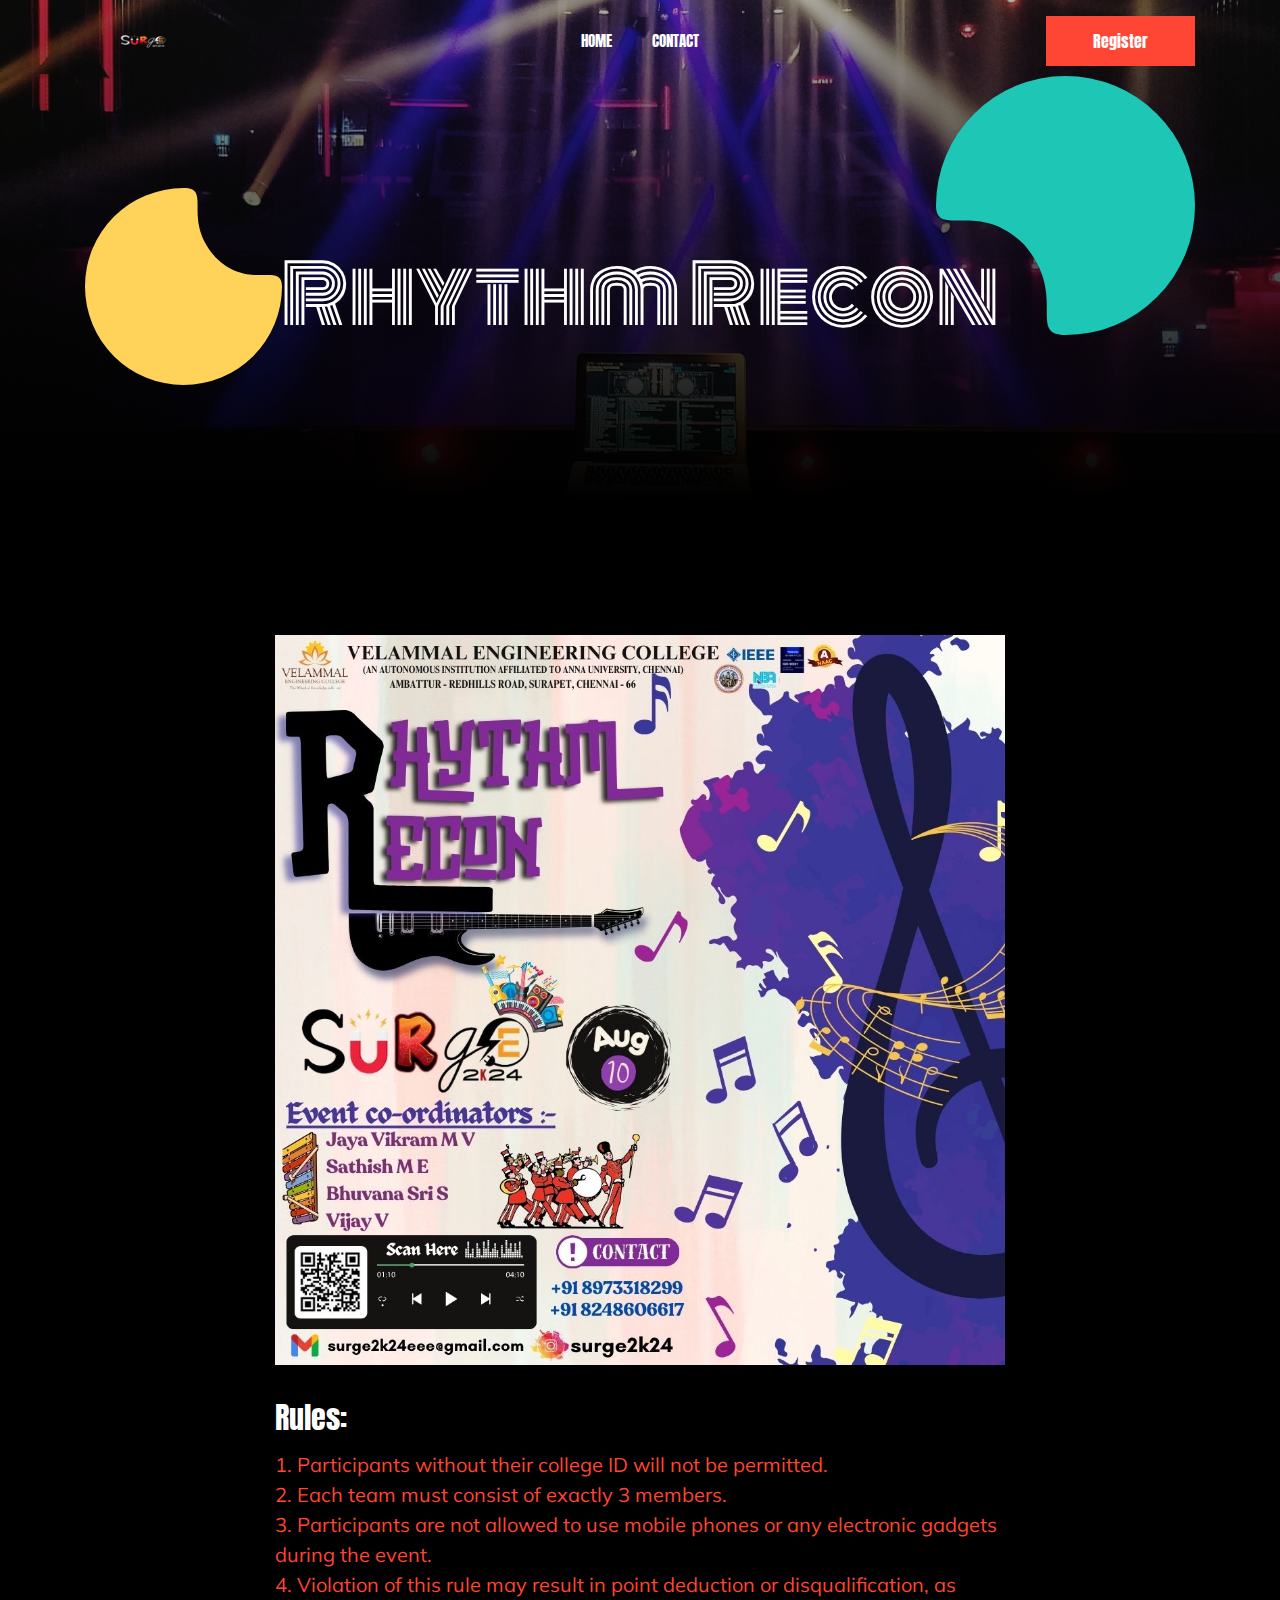
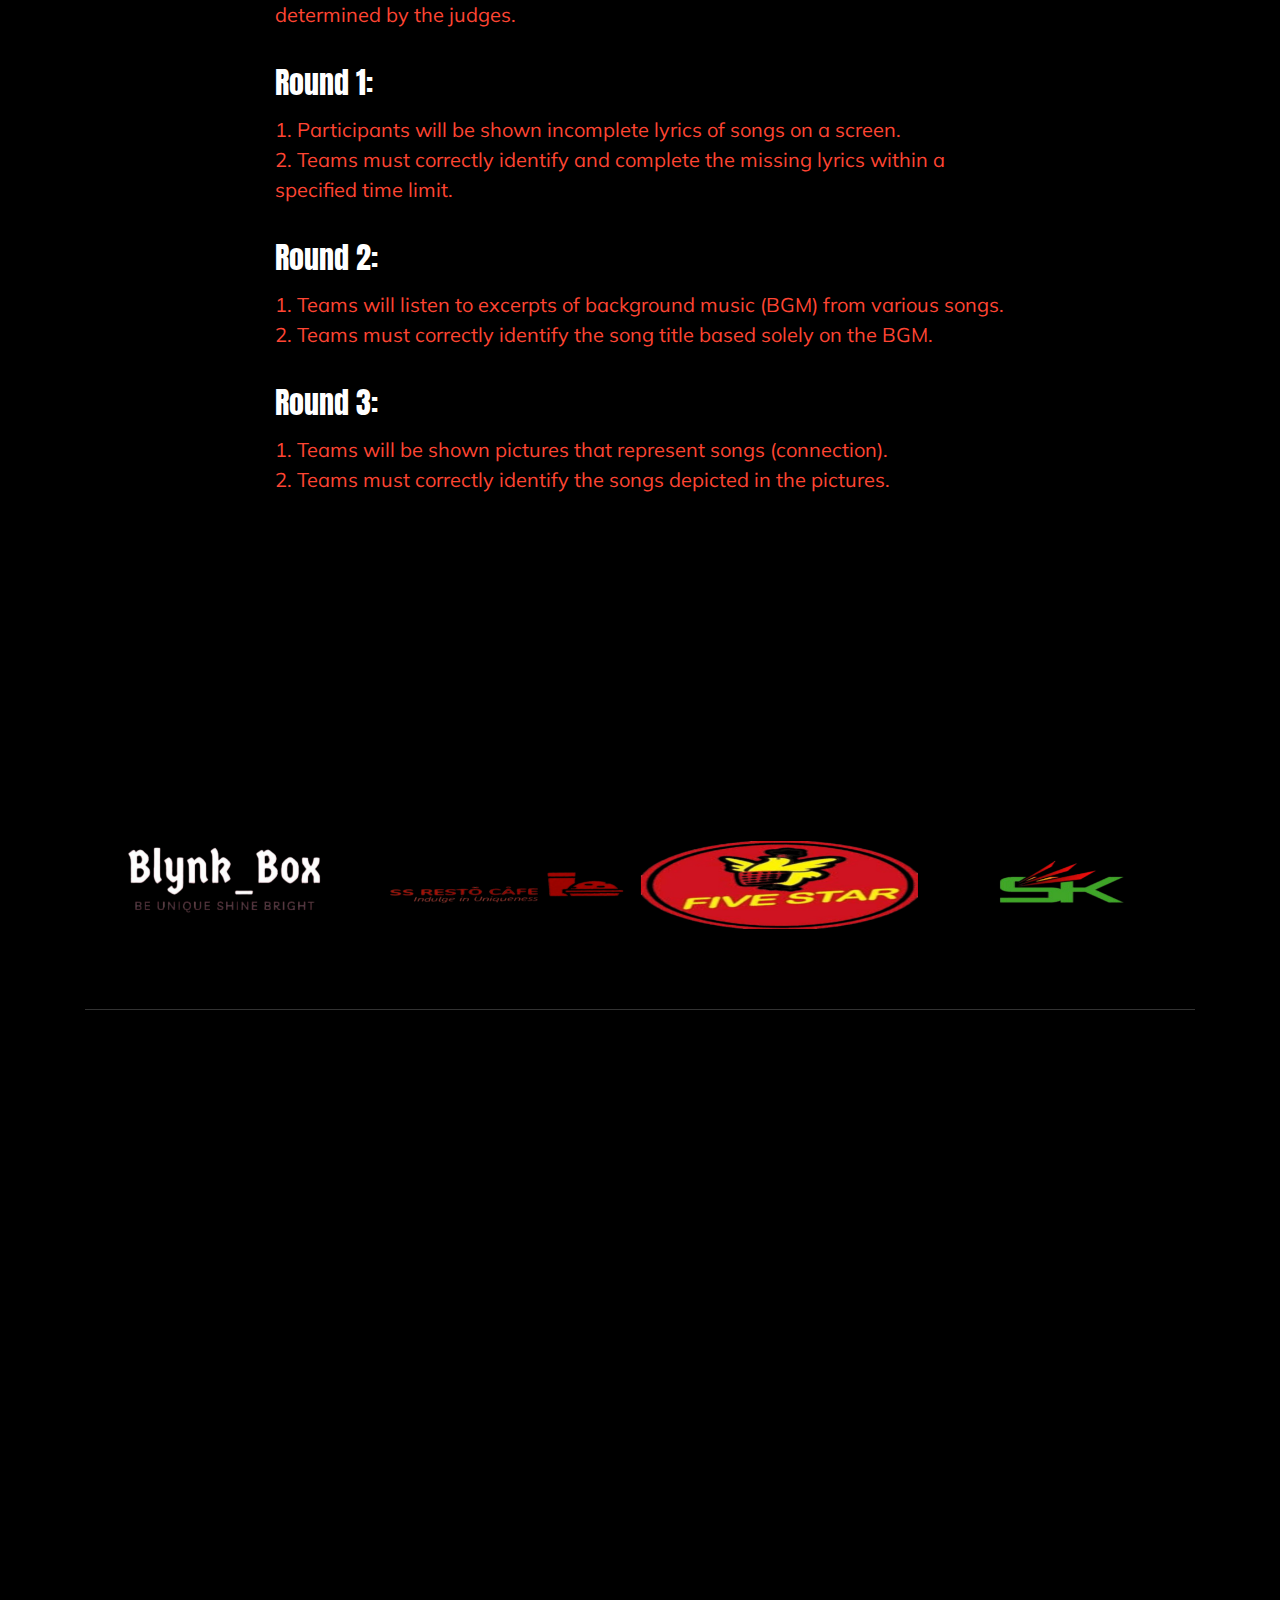
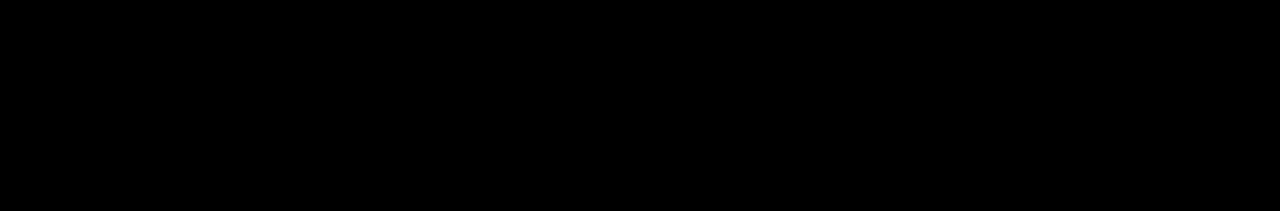
<file: Rhythm Recon.html>
<!doctype html>
<html class="no-js" lang="zxx">

<head>
    <meta charset="utf-8">
    <meta http-equiv="x-ua-compatible" content="ie=edge">
    <title>Rhythm Recon</title>
    <meta name="description" content="">
    <meta name="viewport" content="width=device-width, initial-scale=1">

    <!-- <link rel="manifest" href="site.webmanifest"> -->
    <link rel="shortcut icon" type="image/x-icon" href="img/favicon.png">
    <!-- Place favicon.ico in the root directory -->

    <!-- CSS here -->
    <link rel="stylesheet" href="css/bootstrap.min.css">
    <link rel="stylesheet" href="css/owl.carousel.min.css">
    <link rel="stylesheet" href="css/magnific-popup.css">
    <link rel="stylesheet" href="css/font-awesome.min.css">
    <link rel="stylesheet" href="css/themify-icons.css">
    <link rel="stylesheet" href="css/gijgo.css">
    <link rel="stylesheet" href="css/nice-select.css">
    <link rel="stylesheet" href="css/animate.css">
    <link rel="stylesheet" href="css/flaticon.css">
    <link rel="stylesheet" href="css/slicknav.css">

    <link rel="stylesheet" href="css/style.css">
    <!-- <link rel="stylesheet" href="css/responsive.css"> -->
</head>

<body>
    <!--[if lte IE 9]>
            <p class="browserupgrade">You are using an <strong>outdated</strong> browser. Please <a href="https://browsehappy.com/">upgrade your browser</a> to improve your experience and security.</p>
        <![endif]-->

    <!-- header-start -->
    <header>
        <div class="header-area ">
            <div id="sticky-header" class="main-header-area">
                <div class="container">
                    <div class="header_bottom_border">
                        <div class="row align-items-center">
                            <div class="col-xl-3 col-lg-3">
                                <div class="logo">
                                    <a href="index.html">
                                        <img src="img/logo_surge.png" alt="">
                                    </a>
                                </div>
                            </div>
                            <div class="col-xl-6 col-lg-6">
                                <div class="main-menu  d-none d-lg-block">
                                    <nav>
                                        <ul id="navigation">
                                            <li><a href="index.html">Home</a></li>
                                            <li><a href="#footer">Contact</a></li>
                                        </ul>
                                    </nav>
                                </div>
                            </div>
                            <div class="col-xl-3 col-lg-3 d-none d-lg-block">
                                <div class="buy_tkt">
                                    <div class="book_btn d-none d-lg-block">
                                        <a href="https://docs.google.com/forms/d/e/1FAIpQLScF1002ynnHmIRSihyw1VpKYXvwPfowmGBVMbmwvlusEuD73A/viewform">Register</a>
                                    </div>
                                </div>
                            </div>
                            <div class="col-12">
                                <div class="mobile_menu d-block d-lg-none"></div>
                            </div>
                        </div>
                    </div>

                </div>
            </div>
        </div>
    </header>
    <!-- header-end -->

     <!-- bradcam_area -->
     <div class="bradcam_area">
        <div class="single_bradcam  d-flex align-items-center bradcam_bg_1 overlay">
              <div class="container">
                    <div class="row align-items-center justify-content-center">
                       <div class="col-xl-12">
                          <div class="bradcam_text text-center">
                            <div class="shape_1 wow fadeInUp" data-wow-duration="1s" data-wow-delay=".2s">
                                <img src="img/shape/shape_1.svg" alt="">
                            </div>
                            <div class="shape_2 wow fadeInDown" data-wow-duration="1s" data-wow-delay=".3s">
                                <img src="img/shape/shape_2.svg" alt="">
                            </div>
                                <h3 class="wow fadeInRight" data-wow-duration="1s" data-wow-delay=".3s">Rhythm Recon</h3>
                          </div>
                       </div>
                    </div>
              </div>
           </div>
     </div>
    <!-- bradcam_area end -->

    <!-- performar_area_start  -->
    <div class="performar_area black_bg">
        <div class="container">
            <div class="row justify-content-center">
                <div class="col-lg-8">
                    <div class="row">
                        <div class="col">
                            <div class="single_performer wow fadeInUp" data-wow-duration="1s" data-wow-delay=".3s">
                                <div data-tilt class="thumb">
                                    <img src="img/rhythm recon.jpg" alt="">
                                </div>
                                <div class="performer_heading">
                                    <h4>Rules: </h4>
                                    <span><ul>
<li>1. Participants without their college ID will not be permitted.</li>
<li>2. Each team must consist of exactly 3 members.</li>
<li>3. Participants are not allowed to use mobile phones or any electronic gadgets during the event.</li>
<li>4. Violation of this rule may result in point deduction or disqualification, as determined by the judges.</li>
</ul></span>
<div class="performer_heading">
                                    <h4>Round 1: </h4>
                                    <span><ul>
<li>1. Participants will be shown incomplete lyrics of songs on a screen.</li>
<li>2. Teams must correctly identify and complete the missing lyrics within a specified time limit.</li>
</ul></span>
<div class="performer_heading">
                                    <h4>Round 2: </h4>
                                    <span><ul>
<li>1. Teams will listen to excerpts of background music (BGM) from various songs.</li>
<li>2. Teams must correctly identify the song title based solely on the BGM.</li>
</ul></span>
<div class="performer_heading">
                                    <h4>Round 3: </h4>
                                    <span><ul>
<li>1. Teams will be shown pictures that represent songs (connection).</li>
<li>2. Teams must correctly identify the songs depicted in the pictures.</li>
</ul></span>
                                </div>
                            </div>
                        </div>
                    </div>
                </div>
            </div>
        </div>
    </div>


    

    <!-- brand_area_start  -->
    <div class="brand_area black_bg">
        <div class="container">
            <div class="row">
                <div class="col-lg-12">
                    <div class="section_title text-center mb-80">
                        <h4 class="wow fadeInRight" data-wow-duration="1s" data-wow-delay=".3s">Sponsor Logos</h4>
                    </div>
                </div>
            </div>
            <div class="row">
                <div class="col-lg-12">
                    <div class="brand_wrap">
                        <div class="brand_active owl-carousel">
                            <div class="single_brand text-center">
                                <img src="img/brand/1.png" alt="">
                            </div>
                            <div class="single_brand text-center">
                                <img src="img/brand/2.png" alt="">
                            </div>
                            <div class="single_brand text-center">
                                <img src="img/brand/3.png" alt="">
                            </div>
                            <div class="single_brand text-center">
                                <img src="img/brand/4.png" alt="">
                            </div>
                            <div class="single_brand text-center">
                                <img src="img/brand/5.png" alt="">
                            </div>
                            <div class="single_brand text-center">
                                <img src="img/brand/6.png" alt="">
                            </div>
                            <div class="single_brand text-center">
                                <img src="img/brand/7.png" alt="">
                            </div>
<div class="single_brand text-center">
                                <img src="img/brand/8.png" alt="">
                            </div>
<div class="single_brand text-center">
                                <img src="img/brand/9.png" alt="">
                            </div>
<div class="single_brand text-center">
                                <img src="img/brand/10.png" alt="">
                            </div>
                        </div>
                    </div>
                </div>
            </div>
        </div>
    </div>
    <!-- brand_area_end  -->
    <!-- footer_start  -->
    <footer id="footer" class="footer">
        <div class="footer_top">
            <div class="container">
                <div class="row justify-content-center">
                    <div class="col-lg-12 col-md-8">
                        <div class="footer_widget">
                            <div class="address_details text-center">
                                <h4 class="wow fadeInUp" data-wow-duration="1s" data-wow-delay=".3s">Student Co-ordinators</h4>
                                <h3 class="wow fadeInUp" data-wow-duration="1s" data-wow-delay=".4s">Jayavikram M V</h3>
				<h3 class="wow fadeInUp" data-wow-duration="1s" data-wow-delay=".4s">Sathish M E</h3>
				<h3 class="wow fadeInUp" data-wow-duration="1s" data-wow-delay=".4s">Bhuvana Shree S</h3>
                                <p class="wow fadeInUp" data-wow-duration="1s" data-wow-delay=".5s">Contact  7010762740, 8248606617</p>
				<a href="Circuit Fixathon.html" class="boxed-btn3 wow fadeInUp" data-wow-duration="1s" data-wow-delay=".6s">Previous Event</a><br><br><br>
                                <a href="Wire Wiz.html" class="boxed-btn3 wow fadeInUp" data-wow-duration="1s" data-wow-delay=".6s">Next Event</a>
                            </div>
                        </div>
                    </div>
                </div>
            </div>
        </div>
    </footer>
    <!-- footer_end  -->

    <!-- JS here -->
    <script src="js/vendor/modernizr-3.5.0.min.js"></script>
    <script src="js/vendor/jquery-1.12.4.min.js"></script>
    <script src="js/popper.min.js"></script>
    <script src="js/bootstrap.min.js"></script>
    <script src="js/owl.carousel.min.js"></script>
    <script src="js/isotope.pkgd.min.js"></script>
    <script src="js/ajax-form.js"></script>
    <script src="js/waypoints.min.js"></script>
    <script src="js/jquery.counterup.min.js"></script>
    <script src="js/imagesloaded.pkgd.min.js"></script>
    <script src="js/scrollIt.js"></script>
    <script src="js/jquery.scrollUp.min.js"></script>
    <script src="js/wow.min.js"></script>
    <script src="js/gijgo.min.js"></script>
    <script src="js/nice-select.min.js"></script>
    <script src="js/jquery.slicknav.min.js"></script>
    <script src="js/jquery.magnific-popup.min.js"></script>
    <script src="js/tilt.jquery.js"></script>
    <script src="js/plugins.js"></script>



    <!--contact js-->
    <script src="js/contact.js"></script>
    <script src="js/jquery.ajaxchimp.min.js"></script>
    <script src="js/jquery.form.js"></script>
    <script src="js/jquery.validate.min.js"></script>
    <script src="js/mail-script.js"></script>


    <script src="js/main.js"></script>
</body>

</html>
</file>
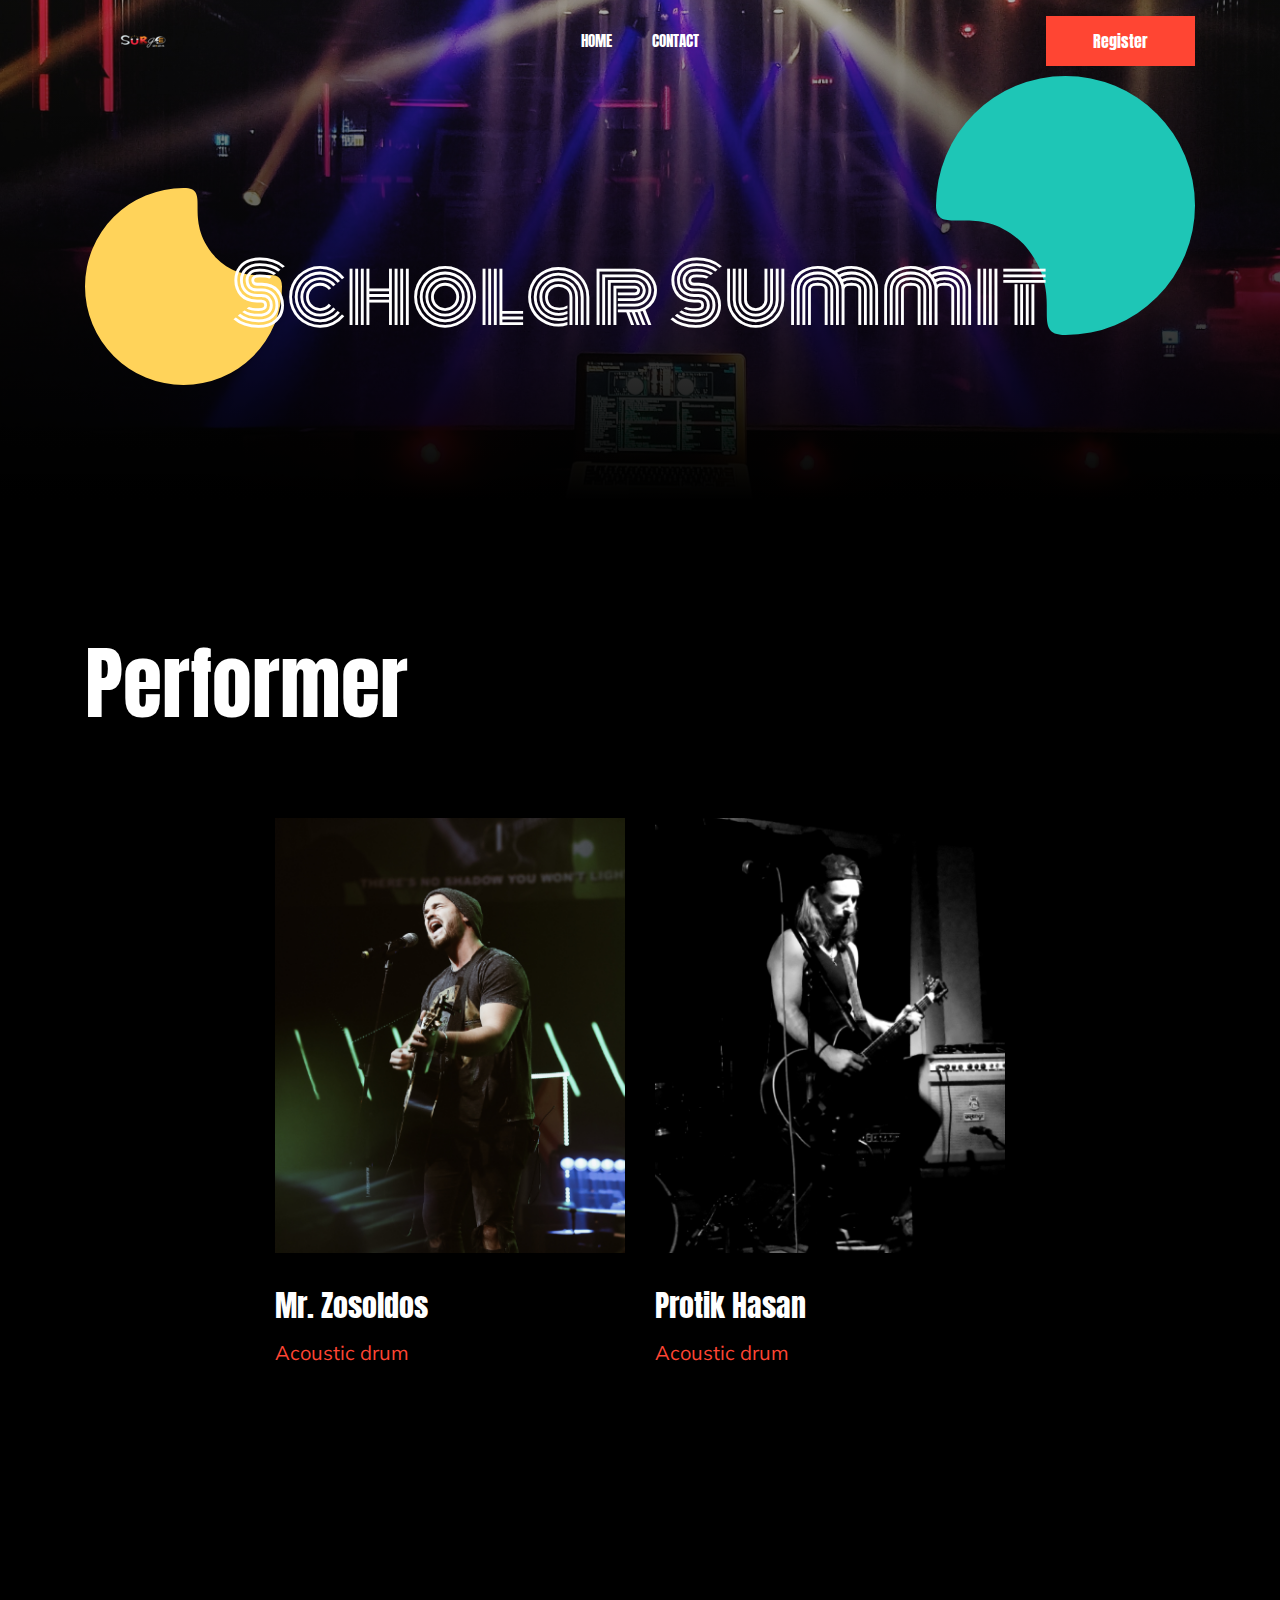
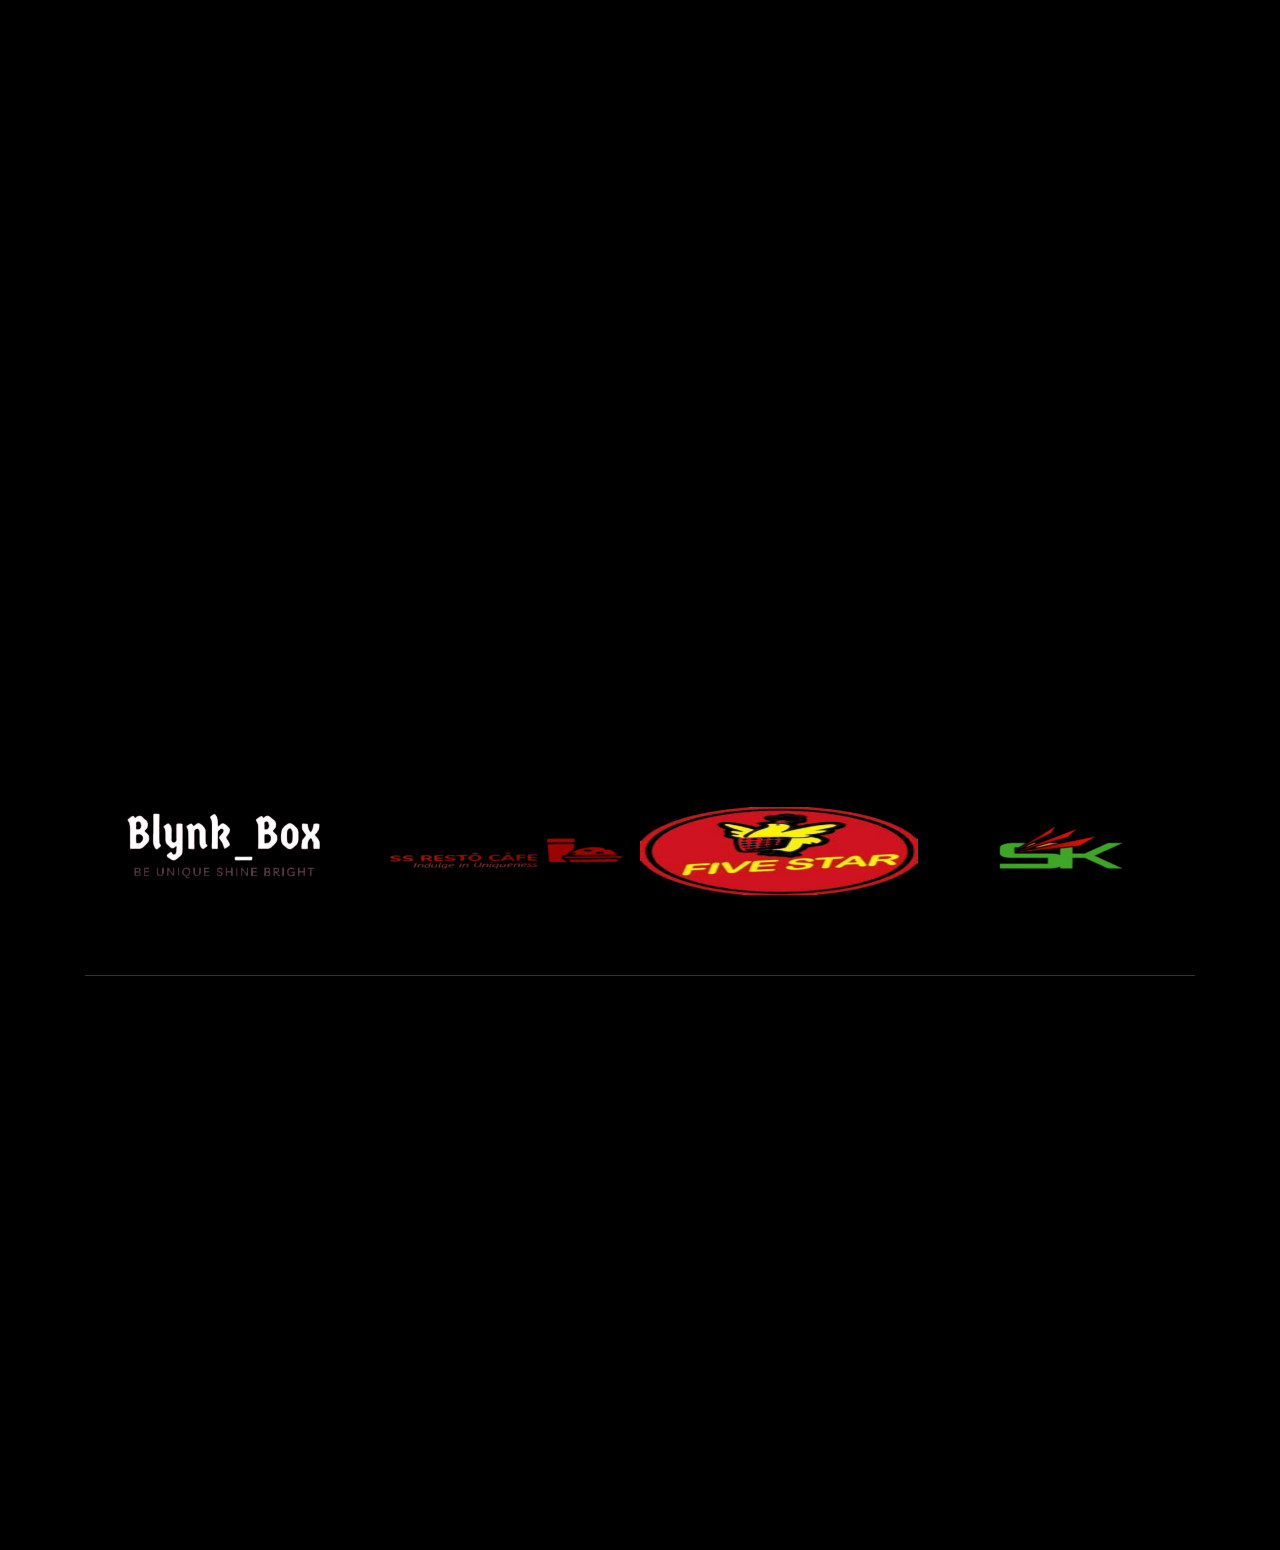
<file: Scholar Summit.html>
<!doctype html>
<html class="no-js" lang="zxx">

<head>
    <meta charset="utf-8">
    <meta http-equiv="x-ua-compatible" content="ie=edge">
    <title>Scholar Summit</title>
    <meta name="description" content="">
    <meta name="viewport" content="width=device-width, initial-scale=1">

    <!-- <link rel="manifest" href="site.webmanifest"> -->
    <link rel="shortcut icon" type="image/x-icon" href="img/favicon.png">
    <!-- Place favicon.ico in the root directory -->

    <!-- CSS here -->
    <link rel="stylesheet" href="css/bootstrap.min.css">
    <link rel="stylesheet" href="css/owl.carousel.min.css">
    <link rel="stylesheet" href="css/magnific-popup.css">
    <link rel="stylesheet" href="css/font-awesome.min.css">
    <link rel="stylesheet" href="css/themify-icons.css">
    <link rel="stylesheet" href="css/gijgo.css">
    <link rel="stylesheet" href="css/nice-select.css">
    <link rel="stylesheet" href="css/animate.css">
    <link rel="stylesheet" href="css/flaticon.css">
    <link rel="stylesheet" href="css/slicknav.css">

    <link rel="stylesheet" href="css/style.css">
    <!-- <link rel="stylesheet" href="css/responsive.css"> -->
</head>

<body>
    <!--[if lte IE 9]>
            <p class="browserupgrade">You are using an <strong>outdated</strong> browser. Please <a href="https://browsehappy.com/">upgrade your browser</a> to improve your experience and security.</p>
        <![endif]-->

    <!-- header-start -->
    <header>
        <div class="header-area ">
            <div id="sticky-header" class="main-header-area">
                <div class="container">
                    <div class="header_bottom_border">
                        <div class="row align-items-center">
                            <div class="col-xl-3 col-lg-3">
                                <div class="logo">
                                    <a href="index.html">
                                        <img src="img/logo_surge.png" alt="">
                                    </a>
                                </div>
                            </div>
                            <div class="col-xl-6 col-lg-6">
                                <div class="main-menu  d-none d-lg-block">
                                    <nav>
                                        <ul id="navigation">
                                            <li><a href="index.html">Home</a></li>
                                            <li><a href="#footer">Contact</a></li>
                                        </ul>
                                    </nav>
                                </div>
                            </div>
                            <div class="col-xl-3 col-lg-3 d-none d-lg-block">
                                <div class="buy_tkt">
                                    <div class="book_btn d-none d-lg-block">
                                        <a href="https://docs.google.com/forms/d/e/1FAIpQLScF1002ynnHmIRSihyw1VpKYXvwPfowmGBVMbmwvlusEuD73A/viewform">Register</a>
                                    </div>
                                </div>
                            </div>
                            <div class="col-12">
                                <div class="mobile_menu d-block d-lg-none"></div>
                            </div>
                        </div>
                    </div>

                </div>
            </div>
        </div>
    </header>
    <!-- header-end -->

     <!-- bradcam_area -->
     <div class="bradcam_area">
        <div class="single_bradcam  d-flex align-items-center bradcam_bg_1 overlay">
              <div class="container">
                    <div class="row align-items-center justify-content-center">
                       <div class="col-xl-12">
                          <div class="bradcam_text text-center">
                            <div class="shape_1 wow fadeInUp" data-wow-duration="1s" data-wow-delay=".2s">
                                <img src="img/shape/shape_1.svg" alt="">
                            </div>
                            <div class="shape_2 wow fadeInDown" data-wow-duration="1s" data-wow-delay=".3s">
                                <img src="img/shape/shape_2.svg" alt="">
                            </div>
                                <h3 class="wow fadeInRight" data-wow-duration="1s" data-wow-delay=".3s">Scholar Summit</h3>
                          </div>
                       </div>
                    </div>
              </div>
           </div>
     </div>
    <!-- bradcam_area end -->

    <!-- performar_area_start  -->
    <div class="performar_area black_bg">
        <div class="container">
            <div class="row">
                <div class="col-lg-12">
                    <div class="section_title mb-80">
                        <h3 class="wow fadeInRight" data-wow-duration="1s" data-wow-delay=".3s">Performer</h3>
                    </div>
                </div>
            </div>
            <div class="row justify-content-center">
                <div class="col-lg-8">
                    <div class="row">
                        <div class="col-lg-6 col-md-6">
                            <div class="single_performer wow fadeInUp" data-wow-duration="1s" data-wow-delay=".3s">
                                <div data-tilt class="thumb">
                                    <img src="img/performer/1.png" alt="">
                                </div>
                                <div class="performer_heading">
                                    <h4>Mr. Zosoldos</h4>
                                    <span>Acoustic drum</span>
                                </div>
                            </div>
                        </div>
                        <div class="col-lg-6 col-md-6">
                            <div class="single_performer wow fadeInUp" data-wow-duration="1s" data-wow-delay=".4s">
                                <div data-tilt class="thumb">
                                    <img src="img/performer/2.png" alt="">
                                </div>
                                <div class="performer_heading">
                                    <h4>Protik Hasan</h4>
                                    <span>Acoustic drum</span>
                                </div>
                            </div>
                        </div>
                        <div class="col-lg-6 col-md-6">
                            <div  class="single_performer wow fadeInUp" data-wow-duration="1s" data-wow-delay=".5s">
                                <div  data-tilt class="thumb">
                                    <img src="img/performer/3.png" alt="">
                                </div>
                                <div class="performer_heading">
                                    <h4>Salmon Vicky</h4>
                                    <span>Acoustic drum</span>
                                </div>
                            </div>
                        </div>
                        <div class="col-lg-6 col-md-6">
                            <div   class="single_performer wow fadeInUp" data-wow-duration="1s" data-wow-delay=".6s">
                                <div data-tilt class="thumb">
                                    <img src="img/performer/4.png" alt="">
                                </div>
                                <div class="performer_heading">
                                    <h4>Filaris Habol</h4>
                                    <span>Acoustic drum</span>
                                </div>
                            </div>
                        </div>
                    </div>
                </div>
            </div>
        </div>
    </div>
    <!-- performar_area_end  -->


    

    <!-- brand_area_start  -->
    <div class="brand_area black_bg">
        <div class="container">
            <div class="row">
                <div class="col-lg-12">
                    <div class="section_title text-center mb-80">
                        <h4 class="wow fadeInRight" data-wow-duration="1s" data-wow-delay=".3s">Sponsor Logos</h4>
                    </div>
                </div>
            </div>
            <div class="row">
                <div class="col-lg-12">
                    <div class="brand_wrap">
                        <div class="brand_active owl-carousel">
                            <div class="single_brand text-center">
                                <img src="img/brand/1.png" alt="">
                            </div>
                            <div class="single_brand text-center">
                                <img src="img/brand/2.png" alt="">
                            </div>
                            <div class="single_brand text-center">
                                <img src="img/brand/3.png" alt="">
                            </div>
                            <div class="single_brand text-center">
                                <img src="img/brand/4.png" alt="">
                            </div>
                            <div class="single_brand text-center">
                                <img src="img/brand/5.png" alt="">
                            </div>
                            <div class="single_brand text-center">
                                <img src="img/brand/1.png" alt="">
                            </div>
                            <div class="single_brand text-center">
                                <img src="img/brand/2.png" alt="">
                            </div>
                        </div>
                    </div>
                </div>
            </div>
        </div>
    </div>
    <!-- brand_area_end  -->
    <!-- footer_start  -->
    <footer class="footer">
        <div class="footer_top">
            <div class="container">
                <div class="row justify-content-center">
                    <div class="col-lg-6 col-md-8">
                        <div class="footer_widget">
                            <div class="address_details text-center">
                                <h4 class="wow fadeInUp" data-wow-duration="1s" data-wow-delay=".3s">10 Aug, 2024</h4>
                                <h3 class="wow fadeInUp" data-wow-duration="1s" data-wow-delay=".4s">Green Avenue, New York</h3>
                                <p class="wow fadeInUp" data-wow-duration="1s" data-wow-delay=".5s">The event regularly attracts a diverse range of attendees from around the world.</p>
                                <a href="https://docs.google.com/forms/d/e/1FAIpQLScF1002ynnHmIRSihyw1VpKYXvwPfowmGBVMbmwvlusEuD73A/viewform" class="boxed-btn3 wow fadeInUp" data-wow-duration="1s" data-wow-delay=".6s">Register</a>
                            </div>
                        </div>
                    </div>
                </div>
            </div>
        </div>
    </footer>
    <!-- footer_end  -->

    <!-- JS here -->
    <script src="js/vendor/modernizr-3.5.0.min.js"></script>
    <script src="js/vendor/jquery-1.12.4.min.js"></script>
    <script src="js/popper.min.js"></script>
    <script src="js/bootstrap.min.js"></script>
    <script src="js/owl.carousel.min.js"></script>
    <script src="js/isotope.pkgd.min.js"></script>
    <script src="js/ajax-form.js"></script>
    <script src="js/waypoints.min.js"></script>
    <script src="js/jquery.counterup.min.js"></script>
    <script src="js/imagesloaded.pkgd.min.js"></script>
    <script src="js/scrollIt.js"></script>
    <script src="js/jquery.scrollUp.min.js"></script>
    <script src="js/wow.min.js"></script>
    <script src="js/gijgo.min.js"></script>
    <script src="js/nice-select.min.js"></script>
    <script src="js/jquery.slicknav.min.js"></script>
    <script src="js/jquery.magnific-popup.min.js"></script>
    <script src="js/tilt.jquery.js"></script>
    <script src="js/plugins.js"></script>



    <!--contact js-->
    <script src="js/contact.js"></script>
    <script src="js/jquery.ajaxchimp.min.js"></script>
    <script src="js/jquery.form.js"></script>
    <script src="js/jquery.validate.min.js"></script>
    <script src="js/mail-script.js"></script>


    <script src="js/main.js"></script>
</body>

</html>
</file>
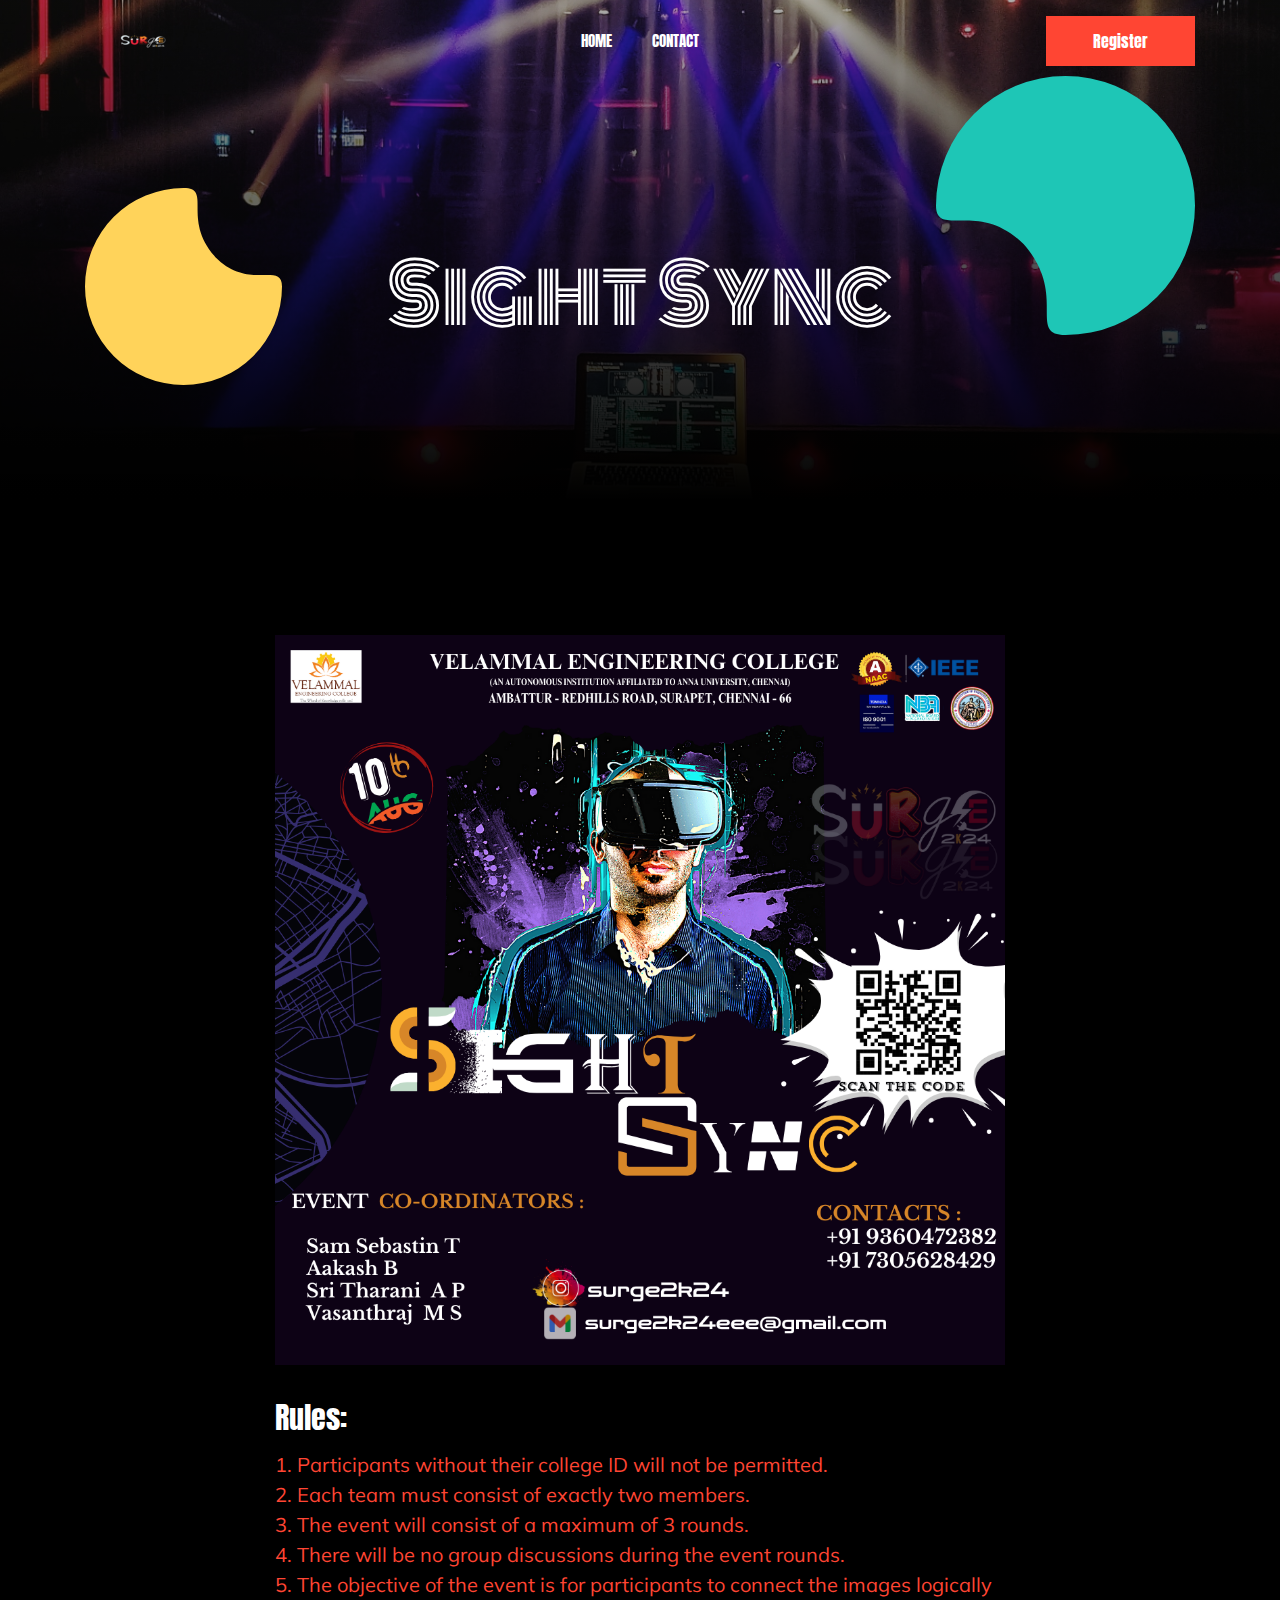
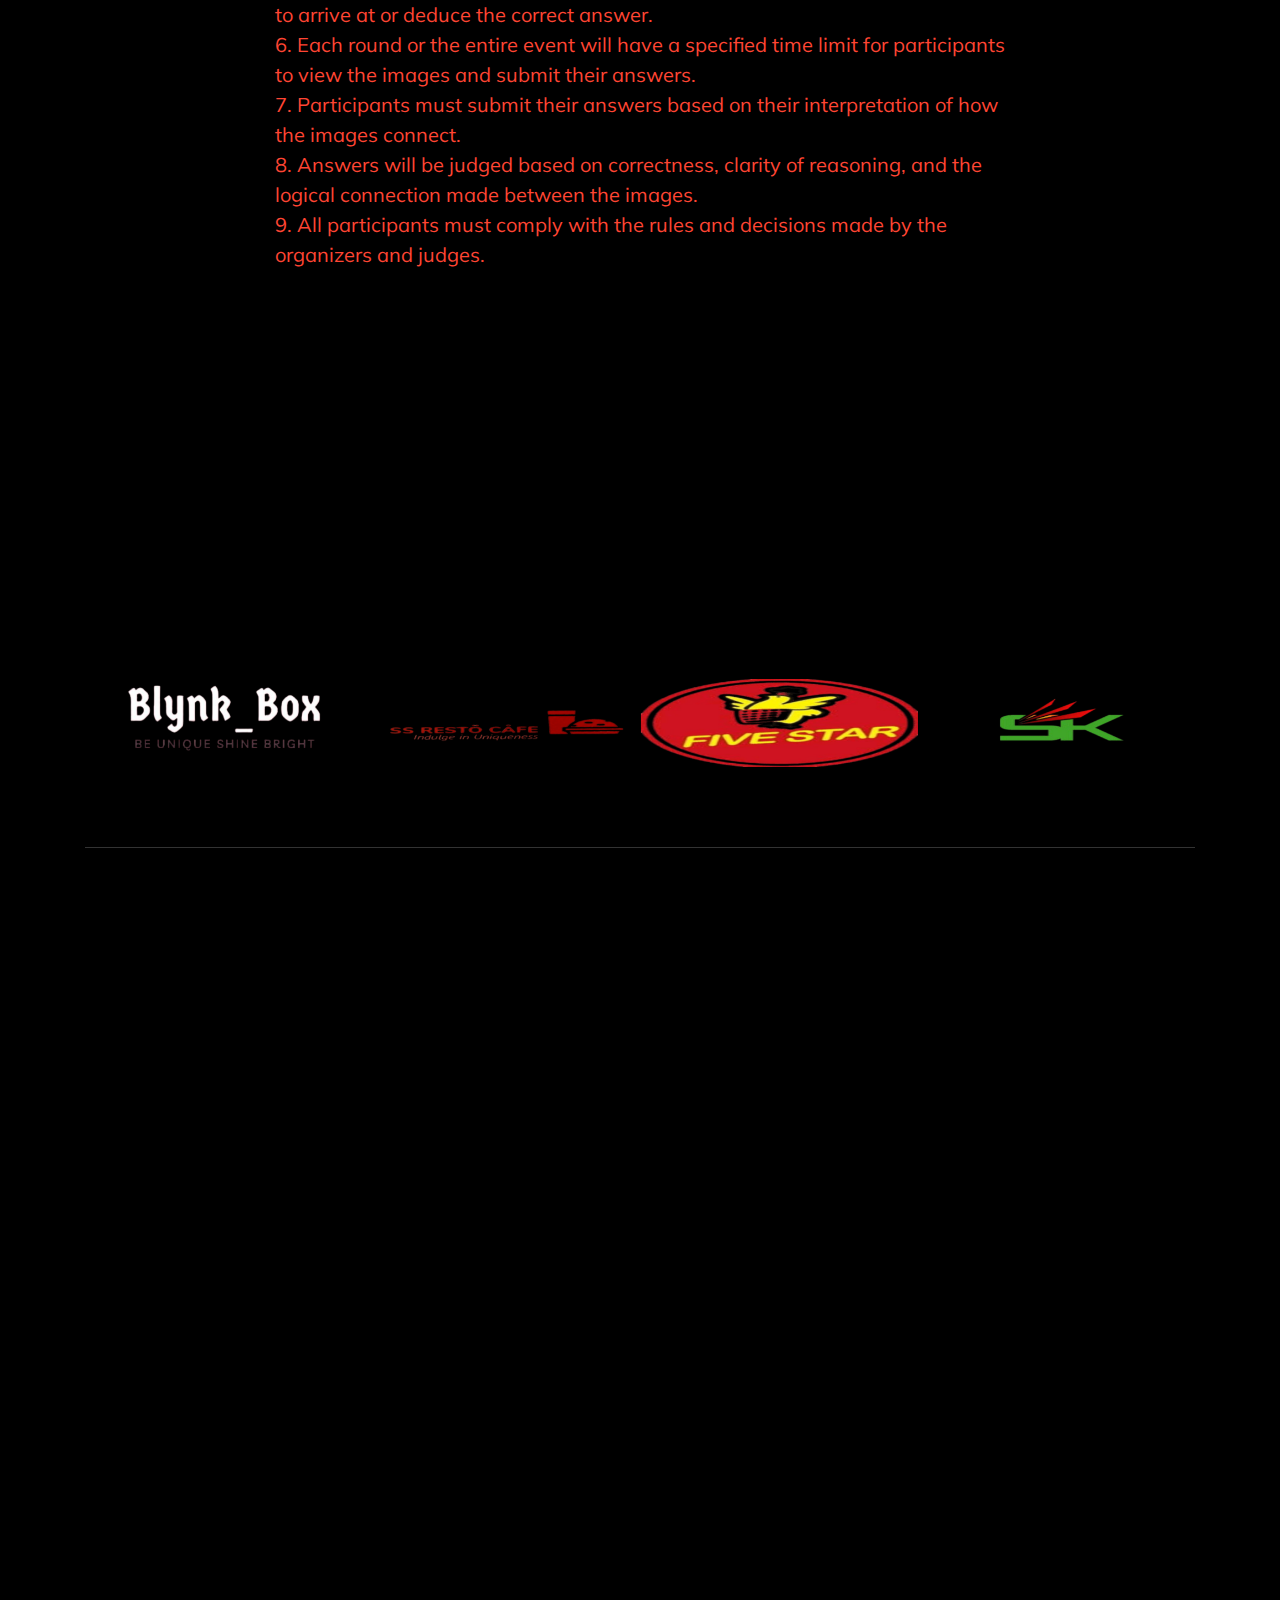
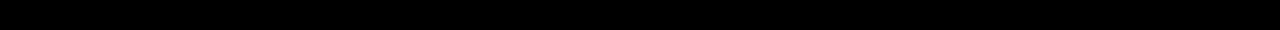
<file: Sight Sync.html>
<!doctype html>
<html class="no-js" lang="zxx">

<head>
    <meta charset="utf-8">
    <meta http-equiv="x-ua-compatible" content="ie=edge">
    <title>Sight Sync</title>
    <meta name="description" content="">
    <meta name="viewport" content="width=device-width, initial-scale=1">

    <!-- <link rel="manifest" href="site.webmanifest"> -->
    <link rel="shortcut icon" type="image/x-icon" href="img/favicon.png">
    <!-- Place favicon.ico in the root directory -->

    <!-- CSS here -->
    <link rel="stylesheet" href="css/bootstrap.min.css">
    <link rel="stylesheet" href="css/owl.carousel.min.css">
    <link rel="stylesheet" href="css/magnific-popup.css">
    <link rel="stylesheet" href="css/font-awesome.min.css">
    <link rel="stylesheet" href="css/themify-icons.css">
    <link rel="stylesheet" href="css/gijgo.css">
    <link rel="stylesheet" href="css/nice-select.css">
    <link rel="stylesheet" href="css/animate.css">
    <link rel="stylesheet" href="css/flaticon.css">
    <link rel="stylesheet" href="css/slicknav.css">

    <link rel="stylesheet" href="css/style.css">
    <!-- <link rel="stylesheet" href="css/responsive.css"> -->
</head>

<body>
    <!--[if lte IE 9]>
            <p class="browserupgrade">You are using an <strong>outdated</strong> browser. Please <a href="https://browsehappy.com/">upgrade your browser</a> to improve your experience and security.</p>
        <![endif]-->

    <!-- header-start -->
    <header>
        <div class="header-area ">
            <div id="sticky-header" class="main-header-area">
                <div class="container">
                    <div class="header_bottom_border">
                        <div class="row align-items-center">
                            <div class="col-xl-3 col-lg-3">
                                <div class="logo">
                                    <a href="index.html">
                                        <img src="img/logo_surge.png" alt="">
                                    </a>
                                </div>
                            </div>
                            <div class="col-xl-6 col-lg-6">
                                <div class="main-menu  d-none d-lg-block">
                                    <nav>
                                        <ul id="navigation">
                                            <li><a href="index.html">Home</a></li>
                                            <li><a href="#footer">Contact</a></li>
                                        </ul>
                                    </nav>
                                </div>
                            </div>
                            <div class="col-xl-3 col-lg-3 d-none d-lg-block">
                                <div class="buy_tkt">
                                    <div class="book_btn d-none d-lg-block">
                                        <a href="https://docs.google.com/forms/d/e/1FAIpQLScF1002ynnHmIRSihyw1VpKYXvwPfowmGBVMbmwvlusEuD73A/viewform">Register</a>
                                    </div>
                                </div>
                            </div>
                            <div class="col-12">
                                <div class="mobile_menu d-block d-lg-none"></div>
                            </div>
                        </div>
                    </div>

                </div>
            </div>
        </div>
    </header>
    <!-- header-end -->

     <!-- bradcam_area -->
     <div class="bradcam_area">
        <div class="single_bradcam  d-flex align-items-center bradcam_bg_1 overlay">
              <div class="container">
                    <div class="row align-items-center justify-content-center">
                       <div class="col-xl-12">
                          <div class="bradcam_text text-center">
                            <div class="shape_1 wow fadeInUp" data-wow-duration="1s" data-wow-delay=".2s">
                                <img src="img/shape/shape_1.svg" alt="">
                            </div>
                            <div class="shape_2 wow fadeInDown" data-wow-duration="1s" data-wow-delay=".3s">
                                <img src="img/shape/shape_2.svg" alt="">
                            </div>
                                <h3 class="wow fadeInRight" data-wow-duration="1s" data-wow-delay=".3s">Sight Sync</h3>
                          </div>
                       </div>
                    </div>
              </div>
           </div>
     </div>
    <!-- bradcam_area end -->

    <!-- performar_area_start  -->
    <div class="performar_area black_bg">
        <div class="container">
            <div class="row justify-content-center">
                <div class="col-lg-8">
                    <div class="row">
                        <div class="col">
                            <div class="single_performer wow fadeInUp" data-wow-duration="1s" data-wow-delay=".3s">
                                <div data-tilt class="thumb">
                                    <img src="img/sight sync.png" alt="">
                                </div>
                                <div class="performer_heading">
                                    <h4>Rules: </h4>
                                    <span><ul>
<li>1. Participants without their college ID will not be permitted.</li>
            <li>2. Each team must consist of exactly two members.</li>
            <li>3. The event will consist of a maximum of 3 rounds.
</li>
            <li>4. There will be no group discussions during the event rounds.</li>
            <li>5. The objective of the event is for participants to connect the images logically to arrive at or deduce the correct answer.</li>
            <li>6. Each round or the entire event will have a specified time limit for participants to view the images and submit their answers.</li>
            <li>7. Participants must submit their answers based on their interpretation of how the images connect.</li>
            <li>8. Answers will be judged based on correctness, clarity of reasoning, and the logical connection made between the images.</li>
	    <li>9. All participants must comply with the rules and decisions made by the organizers and judges.</li>
        </ul></span>
                                </div>
                            </div>
                        </div>
                    </div>
                </div>
            </div>
        </div>
    </div>
    <!-- performar_area_end  -->


    

    <!-- brand_area_start  -->
    <div class="brand_area black_bg">
        <div class="container">
            <div class="row">
                <div class="col-lg-12">
                    <div class="section_title text-center mb-80">
                        <h4 class="wow fadeInRight" data-wow-duration="1s" data-wow-delay=".3s">Sponsor Logos</h4>
                    </div>
                </div>
            </div>
            <div class="row">
                <div class="col-lg-12">
                    <div class="brand_wrap">
                        <div class="brand_active owl-carousel">
                            <div class="single_brand text-center">
                                <img src="img/brand/1.png" alt="">
                            </div>
                            <div class="single_brand text-center">
                                <img src="img/brand/2.png" alt="">
                            </div>
                            <div class="single_brand text-center">
                                <img src="img/brand/3.png" alt="">
                            </div>
                            <div class="single_brand text-center">
                                <img src="img/brand/4.png" alt="">
                            </div>
                            <div class="single_brand text-center">
                                <img src="img/brand/5.png" alt="">
                            </div>
                            <div class="single_brand text-center">
                                <img src="img/brand/6.png" alt="">
                            </div>
                            <div class="single_brand text-center">
                                <img src="img/brand/7.png" alt="">
                            </div>
			    <div class="single_brand text-center">
                                <img src="img/brand/8.png" alt="">
                            </div>
<div class="single_brand text-center">
                                <img src="img/brand/9.png" alt="">
                            </div>
<div class="single_brand text-center">
                                <img src="img/brand/10.png" alt="">
                            </div>
                        </div>
                    </div>
                </div>
            </div>
        </div>
    </div>
    <!-- brand_area_end  -->
    <!-- footer_start  -->
    <footer id="footer" class="footer">
        <div class="footer_top">
            <div class="container">
                <div class="row justify-content-center">
                    <div class="col-lg-6 col-md-8">
                        <div class="footer_widget">
                            <div class="address_details text-center">
                                <h4 class="wow fadeInUp" data-wow-duration="1s" data-wow-delay=".3s">Student Co-ordinators</h4>
                                <h3 class="wow fadeInUp" data-wow-duration="1s" data-wow-delay=".4s">Sam Sebastin T</h3>
				<h3 class="wow fadeInUp" data-wow-duration="1s" data-wow-delay=".4s">Aakash B</h3>
				<h3 class="wow fadeInUp" data-wow-duration="1s" data-wow-delay=".4s">Sri Tharani A P</h3>
				<h3 class="wow fadeInUp" data-wow-duration="1s" data-wow-delay=".4s">Vasanthraj M S</h3>
                                <p class="wow fadeInUp" data-wow-duration="1s" data-wow-delay=".5s">Contact  9360472382, 7305628429</p>
                                <a href="Wire Wiz.html" class="boxed-btn3 wow fadeInUp" data-wow-duration="1s" data-wow-delay=".6s">Previous Event</a><br><br><br>
				    <a href="Rhythm Recon.html" class="boxed-btn3 wow fadeInUp" data-wow-duration="1s" data-wow-delay=".6s">Next Event</a>
                            </div>
                        </div>
                    </div>
                </div>
            </div>
        </div>
    </footer>
    <!-- footer_end  -->

    <!-- JS here -->
    <script src="js/vendor/modernizr-3.5.0.min.js"></script>
    <script src="js/vendor/jquery-1.12.4.min.js"></script>
    <script src="js/popper.min.js"></script>
    <script src="js/bootstrap.min.js"></script>
    <script src="js/owl.carousel.min.js"></script>
    <script src="js/isotope.pkgd.min.js"></script>
    <script src="js/ajax-form.js"></script>
    <script src="js/waypoints.min.js"></script>
    <script src="js/jquery.counterup.min.js"></script>
    <script src="js/imagesloaded.pkgd.min.js"></script>
    <script src="js/scrollIt.js"></script>
    <script src="js/jquery.scrollUp.min.js"></script>
    <script src="js/wow.min.js"></script>
    <script src="js/gijgo.min.js"></script>
    <script src="js/nice-select.min.js"></script>
    <script src="js/jquery.slicknav.min.js"></script>
    <script src="js/jquery.magnific-popup.min.js"></script>
    <script src="js/tilt.jquery.js"></script>
    <script src="js/plugins.js"></script>



    <!--contact js-->
    <script src="js/contact.js"></script>
    <script src="js/jquery.ajaxchimp.min.js"></script>
    <script src="js/jquery.form.js"></script>
    <script src="js/jquery.validate.min.js"></script>
    <script src="js/mail-script.js"></script>


    <script src="js/main.js"></script>
</body>

</html>
</file>
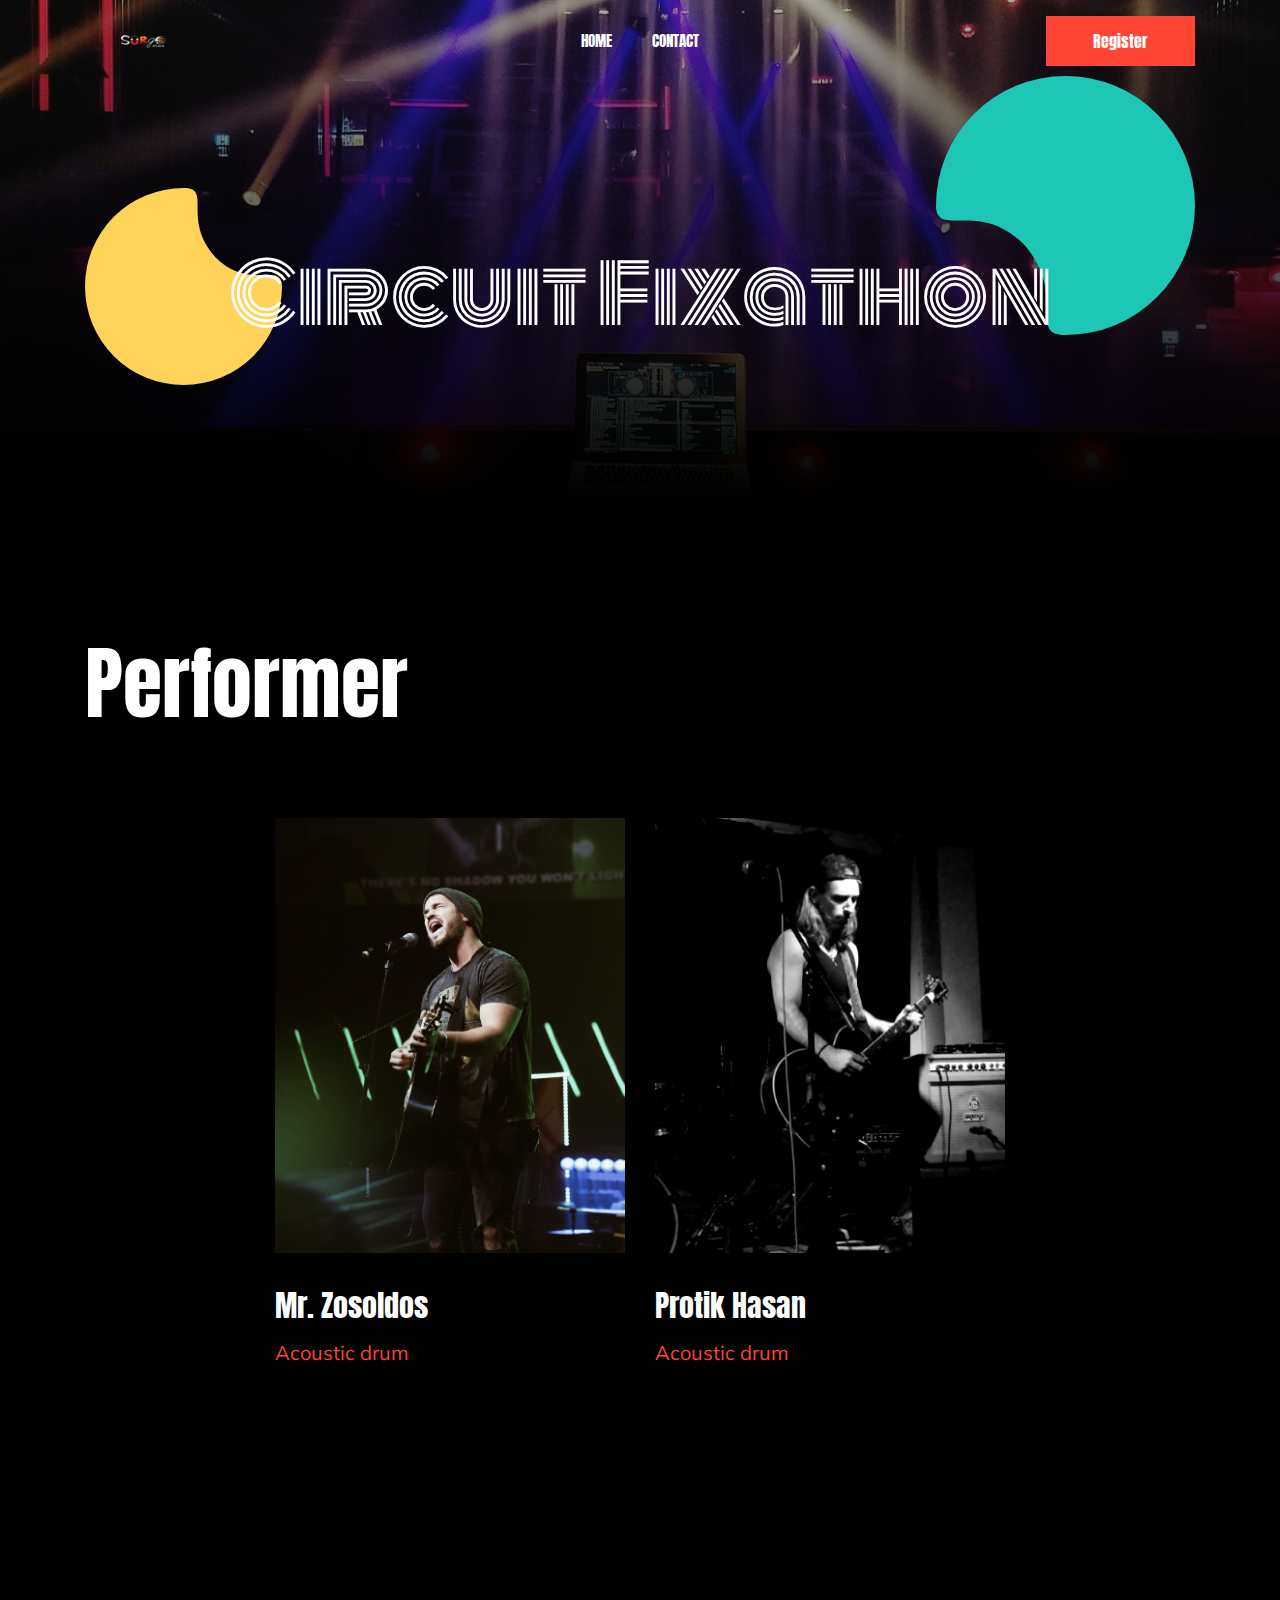
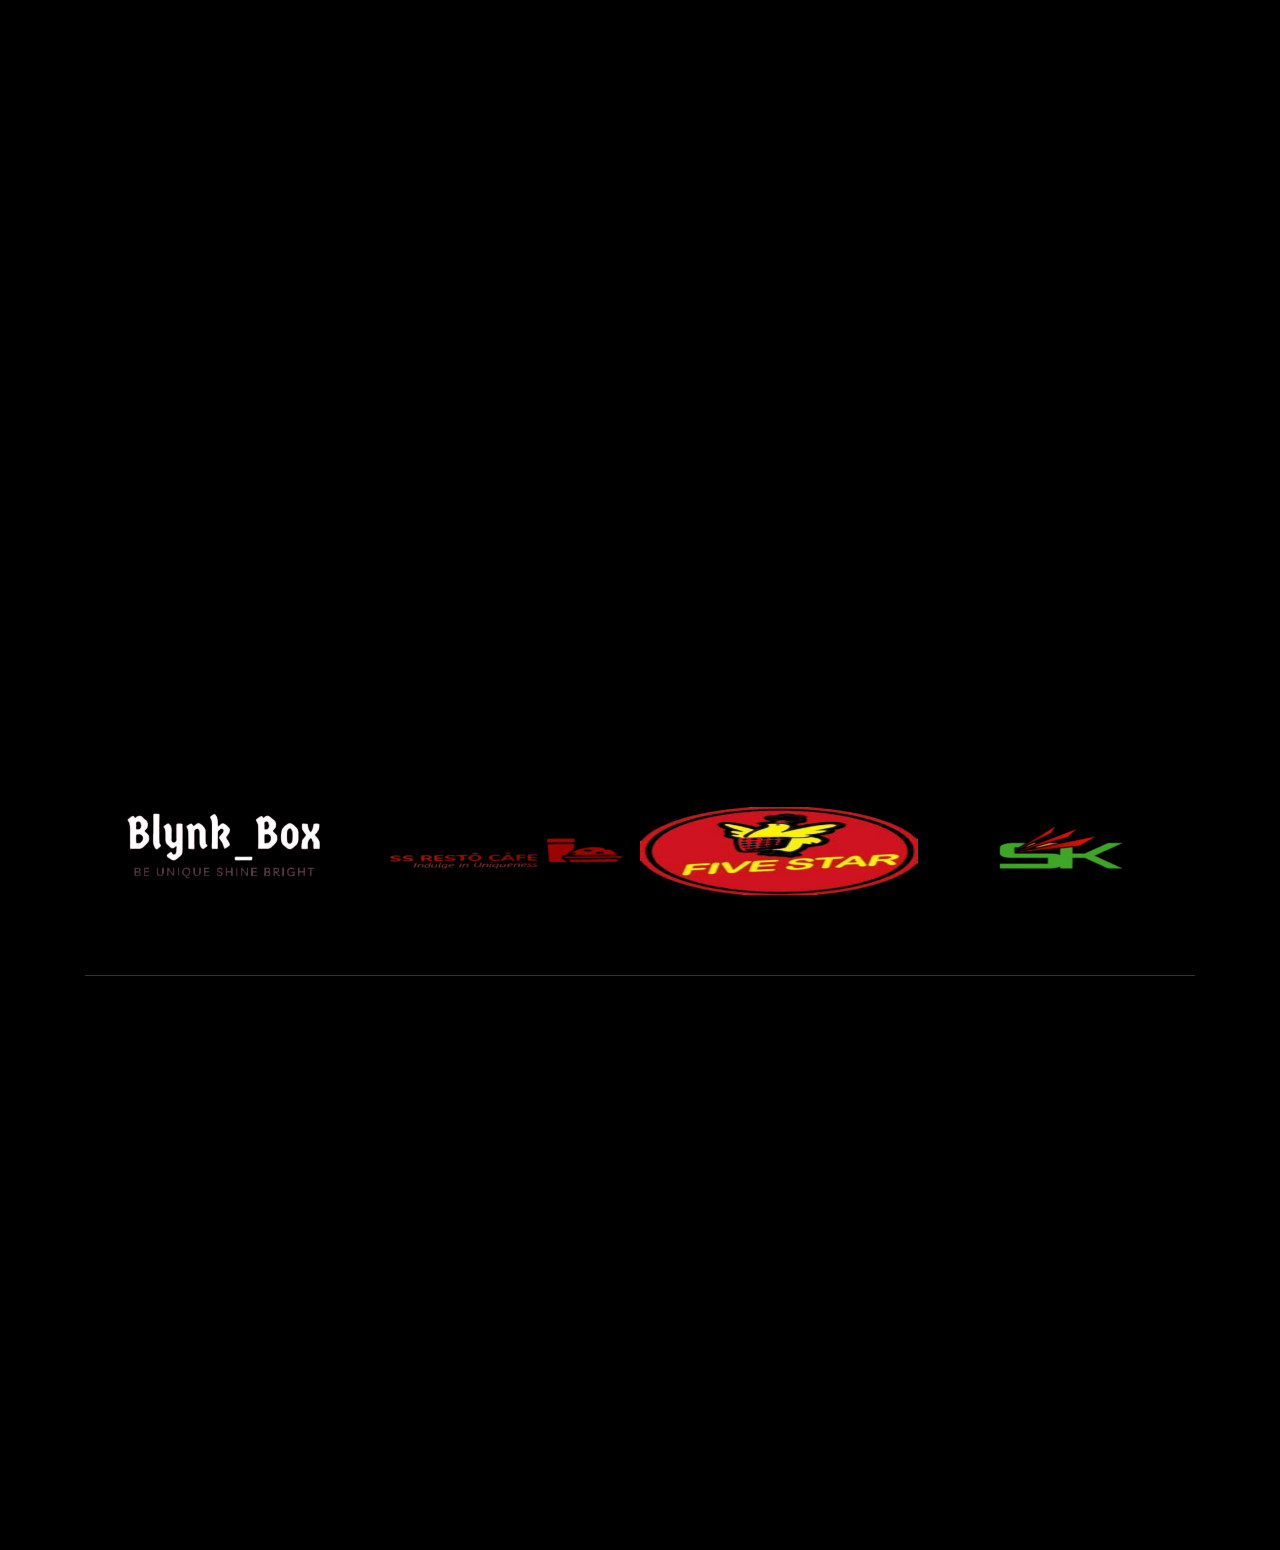
<file: Sigth Sync.html>
<!doctype html>
<html class="no-js" lang="zxx">

<head>
    <meta charset="utf-8">
    <meta http-equiv="x-ua-compatible" content="ie=edge">
    <title>Circuit Fixathon</title>
    <meta name="description" content="">
    <meta name="viewport" content="width=device-width, initial-scale=1">

    <!-- <link rel="manifest" href="site.webmanifest"> -->
    <link rel="shortcut icon" type="image/x-icon" href="img/favicon.png">
    <!-- Place favicon.ico in the root directory -->

    <!-- CSS here -->
    <link rel="stylesheet" href="css/bootstrap.min.css">
    <link rel="stylesheet" href="css/owl.carousel.min.css">
    <link rel="stylesheet" href="css/magnific-popup.css">
    <link rel="stylesheet" href="css/font-awesome.min.css">
    <link rel="stylesheet" href="css/themify-icons.css">
    <link rel="stylesheet" href="css/gijgo.css">
    <link rel="stylesheet" href="css/nice-select.css">
    <link rel="stylesheet" href="css/animate.css">
    <link rel="stylesheet" href="css/flaticon.css">
    <link rel="stylesheet" href="css/slicknav.css">

    <link rel="stylesheet" href="css/style.css">
    <!-- <link rel="stylesheet" href="css/responsive.css"> -->
</head>

<body>
    <!--[if lte IE 9]>
            <p class="browserupgrade">You are using an <strong>outdated</strong> browser. Please <a href="https://browsehappy.com/">upgrade your browser</a> to improve your experience and security.</p>
        <![endif]-->

    <!-- header-start -->
    <header>
        <div class="header-area ">
            <div id="sticky-header" class="main-header-area">
                <div class="container">
                    <div class="header_bottom_border">
                        <div class="row align-items-center">
                            <div class="col-xl-3 col-lg-3">
                                <div class="logo">
                                    <a href="index.html">
                                        <img src="img/logo_surge.png" alt="">
                                    </a>
                                </div>
                            </div>
                            <div class="col-xl-6 col-lg-6">
                                <div class="main-menu  d-none d-lg-block">
                                    <nav>
                                        <ul id="navigation">
                                            <li><a href="index.html">Home</a></li>
                                            <li><a href="#footer">Contact</a></li>
                                        </ul>
                                    </nav>
                                </div>
                            </div>
                            <div class="col-xl-3 col-lg-3 d-none d-lg-block">
                                <div class="buy_tkt">
                                    <div class="book_btn d-none d-lg-block">
                                        <a href="https://docs.google.com/forms/d/e/1FAIpQLScF1002ynnHmIRSihyw1VpKYXvwPfowmGBVMbmwvlusEuD73A/viewform">Register</a>
                                    </div>
                                </div>
                            </div>
                            <div class="col-12">
                                <div class="mobile_menu d-block d-lg-none"></div>
                            </div>
                        </div>
                    </div>

                </div>
            </div>
        </div>
    </header>
    <!-- header-end -->

     <!-- bradcam_area -->
     <div class="bradcam_area">
        <div class="single_bradcam  d-flex align-items-center bradcam_bg_1 overlay">
              <div class="container">
                    <div class="row align-items-center justify-content-center">
                       <div class="col-xl-12">
                          <div class="bradcam_text text-center">
                            <div class="shape_1 wow fadeInUp" data-wow-duration="1s" data-wow-delay=".2s">
                                <img src="img/shape/shape_1.svg" alt="">
                            </div>
                            <div class="shape_2 wow fadeInDown" data-wow-duration="1s" data-wow-delay=".3s">
                                <img src="img/shape/shape_2.svg" alt="">
                            </div>
                                <h3 class="wow fadeInRight" data-wow-duration="1s" data-wow-delay=".3s">Circuit Fixathon</h3>
                          </div>
                       </div>
                    </div>
              </div>
           </div>
     </div>
    <!-- bradcam_area end -->

    <!-- performar_area_start  -->
    <div class="performar_area black_bg">
        <div class="container">
            <div class="row">
                <div class="col-lg-12">
                    <div class="section_title mb-80">
                        <h3 class="wow fadeInRight" data-wow-duration="1s" data-wow-delay=".3s">Performer</h3>
                    </div>
                </div>
            </div>
            <div class="row justify-content-center">
                <div class="col-lg-8">
                    <div class="row">
                        <div class="col-lg-6 col-md-6">
                            <div class="single_performer wow fadeInUp" data-wow-duration="1s" data-wow-delay=".3s">
                                <div data-tilt class="thumb">
                                    <img src="img/performer/1.png" alt="">
                                </div>
                                <div class="performer_heading">
                                    <h4>Mr. Zosoldos</h4>
                                    <span>Acoustic drum</span>
                                </div>
                            </div>
                        </div>
                        <div class="col-lg-6 col-md-6">
                            <div class="single_performer wow fadeInUp" data-wow-duration="1s" data-wow-delay=".4s">
                                <div data-tilt class="thumb">
                                    <img src="img/performer/2.png" alt="">
                                </div>
                                <div class="performer_heading">
                                    <h4>Protik Hasan</h4>
                                    <span>Acoustic drum</span>
                                </div>
                            </div>
                        </div>
                        <div class="col-lg-6 col-md-6">
                            <div  class="single_performer wow fadeInUp" data-wow-duration="1s" data-wow-delay=".5s">
                                <div  data-tilt class="thumb">
                                    <img src="img/performer/3.png" alt="">
                                </div>
                                <div class="performer_heading">
                                    <h4>Salmon Vicky</h4>
                                    <span>Acoustic drum</span>
                                </div>
                            </div>
                        </div>
                        <div class="col-lg-6 col-md-6">
                            <div   class="single_performer wow fadeInUp" data-wow-duration="1s" data-wow-delay=".6s">
                                <div data-tilt class="thumb">
                                    <img src="img/performer/4.png" alt="">
                                </div>
                                <div class="performer_heading">
                                    <h4>Filaris Habol</h4>
                                    <span>Acoustic drum</span>
                                </div>
                            </div>
                        </div>
                    </div>
                </div>
            </div>
        </div>
    </div>
    <!-- performar_area_end  -->


    

    <!-- brand_area_start  -->
    <div class="brand_area black_bg">
        <div class="container">
            <div class="row">
                <div class="col-lg-12">
                    <div class="section_title text-center mb-80">
                        <h4 class="wow fadeInRight" data-wow-duration="1s" data-wow-delay=".3s">Sponsor Logos</h4>
                    </div>
                </div>
            </div>
            <div class="row">
                <div class="col-lg-12">
                    <div class="brand_wrap">
                        <div class="brand_active owl-carousel">
                            <div class="single_brand text-center">
                                <img src="img/brand/1.png" alt="">
                            </div>
                            <div class="single_brand text-center">
                                <img src="img/brand/2.png" alt="">
                            </div>
                            <div class="single_brand text-center">
                                <img src="img/brand/3.png" alt="">
                            </div>
                            <div class="single_brand text-center">
                                <img src="img/brand/4.png" alt="">
                            </div>
                            <div class="single_brand text-center">
                                <img src="img/brand/5.png" alt="">
                            </div>
                            <div class="single_brand text-center">
                                <img src="img/brand/1.png" alt="">
                            </div>
                            <div class="single_brand text-center">
                                <img src="img/brand/2.png" alt="">
                            </div>
                        </div>
                    </div>
                </div>
            </div>
        </div>
    </div>
    <!-- brand_area_end  -->
    <!-- footer_start  -->
    <footer class="footer">
        <div class="footer_top">
            <div class="container">
                <div class="row justify-content-center">
                    <div class="col-lg-6 col-md-8">
                        <div class="footer_widget">
                            <div class="address_details text-center">
                                <h4 class="wow fadeInUp" data-wow-duration="1s" data-wow-delay=".3s">10 Aug, 2024</h4>
                                <h3 class="wow fadeInUp" data-wow-duration="1s" data-wow-delay=".4s">Green Avenue, New York</h3>
                                <p class="wow fadeInUp" data-wow-duration="1s" data-wow-delay=".5s">The event regularly attracts a diverse range of attendees from around the world.</p>
                                <a href="https://docs.google.com/forms/d/e/1FAIpQLScF1002ynnHmIRSihyw1VpKYXvwPfowmGBVMbmwvlusEuD73A/viewform" class="boxed-btn3 wow fadeInUp" data-wow-duration="1s" data-wow-delay=".6s">Register</a>
                            </div>
                        </div>
                    </div>
                </div>
            </div>
        </div>
    </footer>
    <!-- footer_end  -->

    <!-- JS here -->
    <script src="js/vendor/modernizr-3.5.0.min.js"></script>
    <script src="js/vendor/jquery-1.12.4.min.js"></script>
    <script src="js/popper.min.js"></script>
    <script src="js/bootstrap.min.js"></script>
    <script src="js/owl.carousel.min.js"></script>
    <script src="js/isotope.pkgd.min.js"></script>
    <script src="js/ajax-form.js"></script>
    <script src="js/waypoints.min.js"></script>
    <script src="js/jquery.counterup.min.js"></script>
    <script src="js/imagesloaded.pkgd.min.js"></script>
    <script src="js/scrollIt.js"></script>
    <script src="js/jquery.scrollUp.min.js"></script>
    <script src="js/wow.min.js"></script>
    <script src="js/gijgo.min.js"></script>
    <script src="js/nice-select.min.js"></script>
    <script src="js/jquery.slicknav.min.js"></script>
    <script src="js/jquery.magnific-popup.min.js"></script>
    <script src="js/tilt.jquery.js"></script>
    <script src="js/plugins.js"></script>



    <!--contact js-->
    <script src="js/contact.js"></script>
    <script src="js/jquery.ajaxchimp.min.js"></script>
    <script src="js/jquery.form.js"></script>
    <script src="js/jquery.validate.min.js"></script>
    <script src="js/mail-script.js"></script>


    <script src="js/main.js"></script>
</body>

</html>
</file>
<file: css/themify-icons.css>
@font-face {
	font-family: 'themify';
	src:url('../fonts/themify.eot?-fvbane');
	src:url('../fonts/themify.eot?#iefix-fvbane') format('embedded-opentype'),
		url('../fonts/themify.woff?-fvbane') format('woff'),
		url('../fonts/themify.ttf?-fvbane') format('truetype'),
		url('../fonts/themify.svg?-fvbane#themify') format('svg');
	font-weight: normal;
	font-style: normal;
}

[class^="ti-"], [class*=" ti-"] {
	font-family: 'themify';
	/* speak: none; */
	font-style: normal;
	font-weight: normal;
	font-variant: normal;
	text-transform: none;
	line-height: 1;

	/* Better Font Rendering =========== */
	-webkit-font-smoothing: antialiased;
	-moz-osx-font-smoothing: grayscale;
}

.ti-wand:before {
	content: "\e600";
}
.ti-volume:before {
	content: "\e601";
}
.ti-user:before {
	content: "\e602";
}
.ti-unlock:before {
	content: "\e603";
}
.ti-unlink:before {
	content: "\e604";
}
.ti-trash:before {
	content: "\e605";
}
.ti-thought:before {
	content: "\e606";
}
.ti-target:before {
	content: "\e607";
}
.ti-tag:before {
	content: "\e608";
}
.ti-tablet:before {
	content: "\e609";
}
.ti-star:before {
	content: "\e60a";
}
.ti-spray:before {
	content: "\e60b";
}
.ti-signal:before {
	content: "\e60c";
}
.ti-shopping-cart:before {
	content: "\e60d";
}
.ti-shopping-cart-full:before {
	content: "\e60e";
}
.ti-settings:before {
	content: "\e60f";
}
.ti-search:before {
	content: "\e610";
}
.ti-zoom-in:before {
	content: "\e611";
}
.ti-zoom-out:before {
	content: "\e612";
}
.ti-cut:before {
	content: "\e613";
}
.ti-ruler:before {
	content: "\e614";
}
.ti-ruler-pencil:before {
	content: "\e615";
}
.ti-ruler-alt:before {
	content: "\e616";
}
.ti-bookmark:before {
	content: "\e617";
}
.ti-bookmark-alt:before {
	content: "\e618";
}
.ti-reload:before {
	content: "\e619";
}
.ti-plus:before {
	content: "\e61a";
}
.ti-pin:before {
	content: "\e61b";
}
.ti-pencil:before {
	content: "\e61c";
}
.ti-pencil-alt:before {
	content: "\e61d";
}
.ti-paint-roller:before {
	content: "\e61e";
}
.ti-paint-bucket:before {
	content: "\e61f";
}
.ti-na:before {
	content: "\e620";
}
.ti-mobile:before {
	content: "\e621";
}
.ti-minus:before {
	content: "\e622";
}
.ti-medall:before {
	content: "\e623";
}
.ti-medall-alt:before {
	content: "\e624";
}
.ti-marker:before {
	content: "\e625";
}
.ti-marker-alt:before {
	content: "\e626";
}
.ti-arrow-up:before {
	content: "\e627";
}
.ti-arrow-right:before {
	content: "\e628";
}
.ti-arrow-left:before {
	content: "\e629";
}
.ti-arrow-down:before {
	content: "\e62a";
}
.ti-lock:before {
	content: "\e62b";
}
.ti-location-arrow:before {
	content: "\e62c";
}
.ti-link:before {
	content: "\e62d";
}
.ti-layout:before {
	content: "\e62e";
}
.ti-layers:before {
	content: "\e62f";
}
.ti-layers-alt:before {
	content: "\e630";
}
.ti-key:before {
	content: "\e631";
}
.ti-import:before {
	content: "\e632";
}
.ti-image:before {
	content: "\e633";
}
.ti-heart:before {
	content: "\e634";
}
.ti-heart-broken:before {
	content: "\e635";
}
.ti-hand-stop:before {
	content: "\e636";
}
.ti-hand-open:before {
	content: "\e637";
}
.ti-hand-drag:before {
	content: "\e638";
}
.ti-folder:before {
	content: "\e639";
}
.ti-flag:before {
	content: "\e63a";
}
.ti-flag-alt:before {
	content: "\e63b";
}
.ti-flag-alt-2:before {
	content: "\e63c";
}
.ti-eye:before {
	content: "\e63d";
}
.ti-export:before {
	content: "\e63e";
}
.ti-exchange-vertical:before {
	content: "\e63f";
}
.ti-desktop:before {
	content: "\e640";
}
.ti-cup:before {
	content: "\e641";
}
.ti-crown:before {
	content: "\e642";
}
.ti-comments:before {
	content: "\e643";
}
.ti-comment:before {
	content: "\e644";
}
.ti-comment-alt:before {
	content: "\e645";
}
.ti-close:before {
	content: "\e646";
}
.ti-clip:before {
	content: "\e647";
}
.ti-angle-up:before {
	content: "\e648";
}
.ti-angle-right:before {
	content: "\e649";
}
.ti-angle-left:before {
	content: "\e64a";
}
.ti-angle-down:before {
	content: "\e64b";
}
.ti-check:before {
	content: "\e64c";
}
.ti-check-box:before {
	content: "\e64d";
}
.ti-camera:before {
	content: "\e64e";
}
.ti-announcement:before {
	content: "\e64f";
}
.ti-brush:before {
	content: "\e650";
}
.ti-briefcase:before {
	content: "\e651";
}
.ti-bolt:before {
	content: "\e652";
}
.ti-bolt-alt:before {
	content: "\e653";
}
.ti-blackboard:before {
	content: "\e654";
}
.ti-bag:before {
	content: "\e655";
}
.ti-move:before {
	content: "\e656";
}
.ti-arrows-vertical:before {
	content: "\e657";
}
.ti-arrows-horizontal:before {
	content: "\e658";
}
.ti-fullscreen:before {
	content: "\e659";
}
.ti-arrow-top-right:before {
	content: "\e65a";
}
.ti-arrow-top-left:before {
	content: "\e65b";
}
.ti-arrow-circle-up:before {
	content: "\e65c";
}
.ti-arrow-circle-right:before {
	content: "\e65d";
}
.ti-arrow-circle-left:before {
	content: "\e65e";
}
.ti-arrow-circle-down:before {
	content: "\e65f";
}
.ti-angle-double-up:before {
	content: "\e660";
}
.ti-angle-double-right:before {
	content: "\e661";
}
.ti-angle-double-left:before {
	content: "\e662";
}
.ti-angle-double-down:before {
	content: "\e663";
}
.ti-zip:before {
	content: "\e664";
}
.ti-world:before {
	content: "\e665";
}
.ti-wheelchair:before {
	content: "\e666";
}
.ti-view-list:before {
	content: "\e667";
}
.ti-view-list-alt:before {
	content: "\e668";
}
.ti-view-grid:before {
	content: "\e669";
}
.ti-uppercase:before {
	content: "\e66a";
}
.ti-upload:before {
	content: "\e66b";
}
.ti-underline:before {
	content: "\e66c";
}
.ti-truck:before {
	content: "\e66d";
}
.ti-timer:before {
	content: "\e66e";
}
.ti-ticket:before {
	content: "\e66f";
}
.ti-thumb-up:before {
	content: "\e670";
}
.ti-thumb-down:before {
	content: "\e671";
}
.ti-text:before {
	content: "\e672";
}
.ti-stats-up:before {
	content: "\e673";
}
.ti-stats-down:before {
	content: "\e674";
}
.ti-split-v:before {
	content: "\e675";
}
.ti-split-h:before {
	content: "\e676";
}
.ti-smallcap:before {
	content: "\e677";
}
.ti-shine:before {
	content: "\e678";
}
.ti-shift-right:before {
	content: "\e679";
}
.ti-shift-left:before {
	content: "\e67a";
}
.ti-shield:before {
	content: "\e67b";
}
.ti-notepad:before {
	content: "\e67c";
}
.ti-server:before {
	content: "\e67d";
}
.ti-quote-right:before {
	content: "\e67e";
}
.ti-quote-left:before {
	content: "\e67f";
}
.ti-pulse:before {
	content: "\e680";
}
.ti-printer:before {
	content: "\e681";
}
.ti-power-off:before {
	content: "\e682";
}
.ti-plug:before {
	content: "\e683";
}
.ti-pie-chart:before {
	content: "\e684";
}
.ti-paragraph:before {
	content: "\e685";
}
.ti-panel:before {
	content: "\e686";
}
.ti-package:before {
	content: "\e687";
}
.ti-music:before {
	content: "\e688";
}
.ti-music-alt:before {
	content: "\e689";
}
.ti-mouse:before {
	content: "\e68a";
}
.ti-mouse-alt:before {
	content: "\e68b";
}
.ti-money:before {
	content: "\e68c";
}
.ti-microphone:before {
	content: "\e68d";
}
.ti-menu:before {
	content: "\e68e";
}
.ti-menu-alt:before {
	content: "\e68f";
}
.ti-map:before {
	content: "\e690";
}
.ti-map-alt:before {
	content: "\e691";
}
.ti-loop:before {
	content: "\e692";
}
.ti-location-pin:before {
	content: "\e693";
}
.ti-list:before {
	content: "\e694";
}
.ti-light-bulb:before {
	content: "\e695";
}
.ti-Italic:before {
	content: "\e696";
}
.ti-info:before {
	content: "\e697";
}
.ti-infinite:before {
	content: "\e698";
}
.ti-id-badge:before {
	content: "\e699";
}
.ti-hummer:before {
	content: "\e69a";
}
.ti-home:before {
	content: "\e69b";
}
.ti-help:before {
	content: "\e69c";
}
.ti-headphone:before {
	content: "\e69d";
}
.ti-harddrives:before {
	content: "\e69e";
}
.ti-harddrive:before {
	content: "\e69f";
}
.ti-gift:before {
	content: "\e6a0";
}
.ti-game:before {
	content: "\e6a1";
}
.ti-filter:before {
	content: "\e6a2";
}
.ti-files:before {
	content: "\e6a3";
}
.ti-file:before {
	content: "\e6a4";
}
.ti-eraser:before {
	content: "\e6a5";
}
.ti-envelope:before {
	content: "\e6a6";
}
.ti-download:before {
	content: "\e6a7";
}
.ti-direction:before {
	content: "\e6a8";
}
.ti-direction-alt:before {
	content: "\e6a9";
}
.ti-dashboard:before {
	content: "\e6aa";
}
.ti-control-stop:before {
	content: "\e6ab";
}
.ti-control-shuffle:before {
	content: "\e6ac";
}
.ti-control-play:before {
	content: "\e6ad";
}
.ti-control-pause:before {
	content: "\e6ae";
}
.ti-control-forward:before {
	content: "\e6af";
}
.ti-control-backward:before {
	content: "\e6b0";
}
.ti-cloud:before {
	content: "\e6b1";
}
.ti-cloud-up:before {
	content: "\e6b2";
}
.ti-cloud-down:before {
	content: "\e6b3";
}
.ti-clipboard:before {
	content: "\e6b4";
}
.ti-car:before {
	content: "\e6b5";
}
.ti-calendar:before {
	content: "\e6b6";
}
.ti-book:before {
	content: "\e6b7";
}
.ti-bell:before {
	content: "\e6b8";
}
.ti-basketball:before {
	content: "\e6b9";
}
.ti-bar-chart:before {
	content: "\e6ba";
}
.ti-bar-chart-alt:before {
	content: "\e6bb";
}
.ti-back-right:before {
	content: "\e6bc";
}
.ti-back-left:before {
	content: "\e6bd";
}
.ti-arrows-corner:before {
	content: "\e6be";
}
.ti-archive:before {
	content: "\e6bf";
}
.ti-anchor:before {
	content: "\e6c0";
}
.ti-align-right:before {
	content: "\e6c1";
}
.ti-align-left:before {
	content: "\e6c2";
}
.ti-align-justify:before {
	content: "\e6c3";
}
.ti-align-center:before {
	content: "\e6c4";
}
.ti-alert:before {
	content: "\e6c5";
}
.ti-alarm-clock:before {
	content: "\e6c6";
}
.ti-agenda:before {
	content: "\e6c7";
}
.ti-write:before {
	content: "\e6c8";
}
.ti-window:before {
	content: "\e6c9";
}
.ti-widgetized:before {
	content: "\e6ca";
}
.ti-widget:before {
	content: "\e6cb";
}
.ti-widget-alt:before {
	content: "\e6cc";
}
.ti-wallet:before {
	content: "\e6cd";
}
.ti-video-clapper:before {
	content: "\e6ce";
}
.ti-video-camera:before {
	content: "\e6cf";
}
.ti-vector:before {
	content: "\e6d0";
}
.ti-themify-logo:before {
	content: "\e6d1";
}
.ti-themify-favicon:before {
	content: "\e6d2";
}
.ti-themify-favicon-alt:before {
	content: "\e6d3";
}
.ti-support:before {
	content: "\e6d4";
}
.ti-stamp:before {
	content: "\e6d5";
}
.ti-split-v-alt:before {
	content: "\e6d6";
}
.ti-slice:before {
	content: "\e6d7";
}
.ti-shortcode:before {
	content: "\e6d8";
}
.ti-shift-right-alt:before {
	content: "\e6d9";
}
.ti-shift-left-alt:before {
	content: "\e6da";
}
.ti-ruler-alt-2:before {
	content: "\e6db";
}
.ti-receipt:before {
	content: "\e6dc";
}
.ti-pin2:before {
	content: "\e6dd";
}
.ti-pin-alt:before {
	content: "\e6de";
}
.ti-pencil-alt2:before {
	content: "\e6df";
}
.ti-palette:before {
	content: "\e6e0";
}
.ti-more:before {
	content: "\e6e1";
}
.ti-more-alt:before {
	content: "\e6e2";
}
.ti-microphone-alt:before {
	content: "\e6e3";
}
.ti-magnet:before {
	content: "\e6e4";
}
.ti-line-double:before {
	content: "\e6e5";
}
.ti-line-dotted:before {
	content: "\e6e6";
}
.ti-line-dashed:before {
	content: "\e6e7";
}
.ti-layout-width-full:before {
	content: "\e6e8";
}
.ti-layout-width-default:before {
	content: "\e6e9";
}
.ti-layout-width-default-alt:before {
	content: "\e6ea";
}
.ti-layout-tab:before {
	content: "\e6eb";
}
.ti-layout-tab-window:before {
	content: "\e6ec";
}
.ti-layout-tab-v:before {
	content: "\e6ed";
}
.ti-layout-tab-min:before {
	content: "\e6ee";
}
.ti-layout-slider:before {
	content: "\e6ef";
}
.ti-layout-slider-alt:before {
	content: "\e6f0";
}
.ti-layout-sidebar-right:before {
	content: "\e6f1";
}
.ti-layout-sidebar-none:before {
	content: "\e6f2";
}
.ti-layout-sidebar-left:before {
	content: "\e6f3";
}
.ti-layout-placeholder:before {
	content: "\e6f4";
}
.ti-layout-menu:before {
	content: "\e6f5";
}
.ti-layout-menu-v:before {
	content: "\e6f6";
}
.ti-layout-menu-separated:before {
	content: "\e6f7";
}
.ti-layout-menu-full:before {
	content: "\e6f8";
}
.ti-layout-media-right-alt:before {
	content: "\e6f9";
}
.ti-layout-media-right:before {
	content: "\e6fa";
}
.ti-layout-media-overlay:before {
	content: "\e6fb";
}
.ti-layout-media-overlay-alt:before {
	content: "\e6fc";
}
.ti-layout-media-overlay-alt-2:before {
	content: "\e6fd";
}
.ti-layout-media-left-alt:before {
	content: "\e6fe";
}
.ti-layout-media-left:before {
	content: "\e6ff";
}
.ti-layout-media-center-alt:before {
	content: "\e700";
}
.ti-layout-media-center:before {
	content: "\e701";
}
.ti-layout-list-thumb:before {
	content: "\e702";
}
.ti-layout-list-thumb-alt:before {
	content: "\e703";
}
.ti-layout-list-post:before {
	content: "\e704";
}
.ti-layout-list-large-image:before {
	content: "\e705";
}
.ti-layout-line-solid:before {
	content: "\e706";
}
.ti-layout-grid4:before {
	content: "\e707";
}
.ti-layout-grid3:before {
	content: "\e708";
}
.ti-layout-grid2:before {
	content: "\e709";
}
.ti-layout-grid2-thumb:before {
	content: "\e70a";
}
.ti-layout-cta-right:before {
	content: "\e70b";
}
.ti-layout-cta-left:before {
	content: "\e70c";
}
.ti-layout-cta-center:before {
	content: "\e70d";
}
.ti-layout-cta-btn-right:before {
	content: "\e70e";
}
.ti-layout-cta-btn-left:before {
	content: "\e70f";
}
.ti-layout-column4:before {
	content: "\e710";
}
.ti-layout-column3:before {
	content: "\e711";
}
.ti-layout-column2:before {
	content: "\e712";
}
.ti-layout-accordion-separated:before {
	content: "\e713";
}
.ti-layout-accordion-merged:before {
	content: "\e714";
}
.ti-layout-accordion-list:before {
	content: "\e715";
}
.ti-ink-pen:before {
	content: "\e716";
}
.ti-info-alt:before {
	content: "\e717";
}
.ti-help-alt:before {
	content: "\e718";
}
.ti-headphone-alt:before {
	content: "\e719";
}
.ti-hand-point-up:before {
	content: "\e71a";
}
.ti-hand-point-right:before {
	content: "\e71b";
}
.ti-hand-point-left:before {
	content: "\e71c";
}
.ti-hand-point-down:before {
	content: "\e71d";
}
.ti-gallery:before {
	content: "\e71e";
}
.ti-face-smile:before {
	content: "\e71f";
}
.ti-face-sad:before {
	content: "\e720";
}
.ti-credit-card:before {
	content: "\e721";
}
.ti-control-skip-forward:before {
	content: "\e722";
}
.ti-control-skip-backward:before {
	content: "\e723";
}
.ti-control-record:before {
	content: "\e724";
}
.ti-control-eject:before {
	content: "\e725";
}
.ti-comments-smiley:before {
	content: "\e726";
}
.ti-brush-alt:before {
	content: "\e727";
}
.ti-youtube:before {
	content: "\e728";
}
.ti-vimeo:before {
	content: "\e729";
}
.ti-twitter:before {
	content: "\e72a";
}
.ti-time:before {
	content: "\e72b";
}
.ti-tumblr:before {
	content: "\e72c";
}
.ti-skype:before {
	content: "\e72d";
}
.ti-share:before {
	content: "\e72e";
}
.ti-share-alt:before {
	content: "\e72f";
}
.ti-rocket:before {
	content: "\e730";
}
.ti-pinterest:before {
	content: "\e731";
}
.ti-new-window:before {
	content: "\e732";
}
.ti-microsoft:before {
	content: "\e733";
}
.ti-list-ol:before {
	content: "\e734";
}
.ti-linkedin:before {
	content: "\e735";
}
.ti-layout-sidebar-2:before {
	content: "\e736";
}
.ti-layout-grid4-alt:before {
	content: "\e737";
}
.ti-layout-grid3-alt:before {
	content: "\e738";
}
.ti-layout-grid2-alt:before {
	content: "\e739";
}
.ti-layout-column4-alt:before {
	content: "\e73a";
}
.ti-layout-column3-alt:before {
	content: "\e73b";
}
.ti-layout-column2-alt:before {
	content: "\e73c";
}
.ti-instagram:before {
	content: "\e73d";
}
.ti-google:before {
	content: "\e73e";
}
.ti-github:before {
	content: "\e73f";
}
.ti-flickr:before {
	content: "\e740";
}
.ti-facebook:before {
	content: "\e741";
}
.ti-dropbox:before {
	content: "\e742";
}
.ti-dribbble:before {
	content: "\e743";
}
.ti-apple:before {
	content: "\e744";
}
.ti-android:before {
	content: "\e745";
}
.ti-save:before {
	content: "\e746";
}
.ti-save-alt:before {
	content: "\e747";
}
.ti-yahoo:before {
	content: "\e748";
}
.ti-wordpress:before {
	content: "\e749";
}
.ti-vimeo-alt:before {
	content: "\e74a";
}
.ti-twitter-alt:before {
	content: "\e74b";
}
.ti-tumblr-alt:before {
	content: "\e74c";
}
.ti-trello:before {
	content: "\e74d";
}
.ti-stack-overflow:before {
	content: "\e74e";
}
.ti-soundcloud:before {
	content: "\e74f";
}
.ti-sharethis:before {
	content: "\e750";
}
.ti-sharethis-alt:before {
	content: "\e751";
}
.ti-reddit:before {
	content: "\e752";
}
.ti-pinterest-alt:before {
	content: "\e753";
}
.ti-microsoft-alt:before {
	content: "\e754";
}
.ti-linux:before {
	content: "\e755";
}
.ti-jsfiddle:before {
	content: "\e756";
}
.ti-joomla:before {
	content: "\e757";
}
.ti-html5:before {
	content: "\e758";
}
.ti-flickr-alt:before {
	content: "\e759";
}
.ti-email:before {
	content: "\e75a";
}
.ti-drupal:before {
	content: "\e75b";
}
.ti-dropbox-alt:before {
	content: "\e75c";
}
.ti-css3:before {
	content: "\e75d";
}
.ti-rss:before {
	content: "\e75e";
}
.ti-rss-alt:before {
	content: "\e75f";
}
</file>
<file: css/gijgo.css>
.gj-button {
    background-color: #f5f5f5;
    border: 1px solid #ddd;
    color: #000;
    border-radius: 3px;
    padding: 6px 10px;
    cursor: pointer;
}

.gj-unselectable {
    -webkit-touch-callout: none;
    -webkit-user-select: none;
    -khtml-user-select: none;
    -moz-user-select: none;
    -ms-user-select: none;
    user-select: none;
}

.gj-row {
    display: -webkit-box;
    display: -ms-flexbox;
    display: flex;
    -ms-flex-wrap: wrap;
    flex-wrap: wrap;
}

.gj-margin-left-5 {
    margin-left: 5px;
}

.gj-margin-left-10 {
    margin-left: 10px;
}

.gj-width-full {
    width: 100%;
}

.gj-cursor-pointer {
    cursor: pointer;
}

.gj-text-align-center {
    text-align: center;
}

.gj-font-size-16 {
    font-size: 16px;
}

.gj-hidden {
    display: none;
}

/** Material Design */
.gj-button-md {
    background: 0 0;
    border: none;
    border-radius: 2px;
    color: rgba(0, 0, 0, 0.87);
    position: relative;
    height: 36px;
    margin: 0;
    min-width: 64px;
    padding: 0 16px;
    display: inline-block;
    font-family: "Roboto","Helvetica","Arial",sans-serif;
    font-size: 1rem;
    font-weight: 500;
    text-transform: uppercase;
    letter-spacing: 0;
    overflow: hidden;
    will-change: box-shadow;
    transition: box-shadow .2s cubic-bezier(.4,0,1,1),background-color .2s cubic-bezier(.4,0,.2,1),color .2s cubic-bezier(.4,0,.2,1);
    outline: none;
    cursor: pointer;
    text-decoration: none;
    text-align: center;
    line-height: 36px;
    vertical-align: middle;
    overflow: hidden;
    -webkit-user-select: none;
    -moz-user-select: none;
    -ms-user-select: none;
    user-select: none;
}

.gj-button-md:hover {
    background-color: rgba(158,158,158,.2);
}

.gj-button-md:disabled {
    color: rgba(0,0,0,.26);
    background: 0 0;
}

.gj-button-md .material-icons,
.gj-button-md .gj-icon {
    vertical-align: middle;
    /*font-size: 1.3rem;
    margin-right: 4px;*/
}

.gj-button-md.gj-button-md-icon {
    width: 24px;
    height: 31px;
    min-width: 24px;
    padding: 0px;
    display: table;
}

.gj-button-md.gj-button-md-icon .material-icons,
.gj-button-md.gj-button-md-icon .gj-icon {
    display: table-cell;
    margin-right: 0px;
    width: 24px;
    height: 24px;
}

.gj-button-md.active {
    background-color: rgba(158,158,158,.4);
}

.gj-button-md-group {
    position: relative;
    display: inline-block;
    vertical-align: middle;
}

.gj-textbox-md {
    border: none;
    border-bottom: 1px solid rgba(0,0,0,.42);
    display: block;
    font-family: "Helvetica","Arial",sans-serif;
    font-size: 16px;
    line-height: 16px;
    padding: 4px 0px;
    margin: 0;
    width: 100%;
    background: 0 0;
    text-align: left;
    color: rgba(0,0,0,.87);
}

.gj-textbox-md:focus,
.gj-textbox-md:active {
    border-bottom: 2px solid rgba(0,0,0,.42);
    outline: none;
}

.gj-textbox-md::placeholder {
    color: #8e8e8e;
}

.gj-textbox-md:-ms-input-placeholder {
    color: #8e8e8e;
}

.gj-textbox-md::-ms-input-placeholder {
    color: #8e8e8e;
}

.gj-md-spacer-24 {
    min-width: 24px;
    width: 24px;
    display: inline-block;
}

.gj-md-spacer-32 {
    min-width: 32px;
    width: 32px;
    display: inline-block;
}

.gj-modal {
    position: fixed;
    top: 0;
    right: 0;
    bottom: 0;
    left: 0;
    z-index: 1203;
    display: none;
    overflow: hidden;
    -webkit-overflow-scrolling: touch;
    outline: 0;
    background-color: rgba(0, 0, 0, 0.54118);
    transition: 200ms ease opacity;
    will-change: opacity;
}

/* List */
ul.gj-list li [data-role="wrapper"] {
    display: table;
    width: 100%;
}

ul.gj-list li [data-role="checkbox"] {
    display: table-cell;
    vertical-align:middle;
    text-align:center;
}

ul.gj-list li [data-role="image"] {
    display: table-cell;
    vertical-align:middle;
    text-align:center;
}

ul.gj-list li [data-role="display"] {
    display: table-cell;
    vertical-align:middle;
    cursor: pointer;
}

ul.gj-list li [data-role="display"]:empty:before {
  content: "\200b"; /* unicode zero width space character */
}

/* List - Bootstrap */
ul.gj-list-bootstrap {
    padding-left: 0px;
    margin-bottom: 0px;
}

ul.gj-list-bootstrap li {
    padding: 0px;
}

ul.gj-list-bootstrap li [data-role="wrapper"] {
    padding: 0px 10px;
}

ul.gj-list-bootstrap li [data-role="checkbox"] {
    width: 24px;
    padding: 3px;
}

ul.gj-list-bootstrap li [data-role="image"] {
    width: 24px;
    height: 24px;
}

ul.gj-list-bootstrap li [data-role="display"] {
    padding: 8px 0px 8px 4px;
}

.list-group-item.active ul li, .list-group-item.active:focus ul li, .list-group-item.active:hover ul li {
    text-shadow: none;
    color:initial;
}

/* List - Material Design */
ul.gj-list-md {
    padding: 0px;
    list-style: none;
    list-style-type: none;
    line-height: 24px;
    letter-spacing: 0;
    color: #616161; /* Gray 700 */
}

ul.gj-list-md li {
    display: list-item;
    list-style-type: none;
    padding: 0px;
    min-height: unset;
    box-sizing: border-box;
    align-items: center;
    cursor: default;
    overflow: hidden;

    font-family: "Roboto","Helvetica","Arial",sans-serif;
    font-size: 16px;
    font-weight: 400;
    letter-spacing: .04em;
    line-height: 1;
    
    -webkit-flex-direction: row;
    -ms-flex-direction: row;
    flex-direction: row;
    -webkit-flex-wrap: nowrap;
    -ms-flex-wrap: nowrap;
    flex-wrap: nowrap;
}

ul.gj-list-md li [data-role="checkbox"] {
    height: 24px;
    width: 24px;
}

ul.gj-list-md li [data-role="image"] {
    height: 24px;
    width: 24px;
}

ul.gj-list-md li [data-role="display"] {
    padding: 8px 0px 8px 5px;
    order: 0;
    flex-grow: 2;
    text-decoration: none;
    box-sizing: border-box;
    align-items: center;
    text-align: left;
    color: rgba(0,0,0,.87);
}

ul.gj-list-md li.disabled>[data-role="wrapper"]>[data-role="display"] {
    color: #9E9E9E; /* Gray 500 */
}

.gj-list-md-active {
    background: #e0e0e0;
    color: #3f51b5;
}


/* Picker */
.gj-picker {
    position: absolute;
    z-index: 1203;
    background-color: #fff;
}

.gj-picker .selected {
    color: #fff;
}

/* Material Design */
.gj-picker-md {
    font-family: "Roboto","Helvetica","Arial",sans-serif;
    font-size: 16px;
    font-weight: 400;
    letter-spacing: .04em;
    line-height: 1;
    color: rgba(0,0,0,.87);
    border: 1px solid #E0E0E0;
}

.gj-modal .gj-picker-md {
    border: 0px;
}

.gj-picker-md [role="header"] {
    color: rgba(255, 255, 255, 0.54);
    display: flex;
    background: #2196f3;
    align-items: baseline;
    user-select: none;
    justify-content: center;
}

.gj-picker-md [role="footer"] {
    float: right;
    padding: 10px;
}

.gj-picker-md [role="footer"] button.gj-button-md {
    color: #2196f3;
    font-weight: bold;
    font-size: 13px;
}

/* Bootstrap */
.gj-picker-bootstrap {
    border-radius: 4px;
    border: 1px solid #E0E0E0;
}

.gj-picker-bootstrap .selected {
    color: #888;
}

.gj-picker-bootstrap [role="header"] {
    background: #eee;
    color: #AAA;
}
@font-face {
    font-family: 'gijgo-material';
    src: url('../fonts/gijgo-material.eot?235541');
    src: url('../fonts/gijgo-material.eot?235541#iefix') format('embedded-opentype'), url('../fonts/gijgo-material.ttf?235541') format('truetype'), url('../fonts/gijgo-material.woff?235541') format('woff'), url('../fonts/gijgo-material.svg?235541#gijgo-material') format('svg');
    font-weight: normal;
    font-style: normal;
}

.gj-icon {
    /* use !important to prevent issues with browser extensions that change fonts */
    font-family: 'gijgo-material' !important;
    font-size: 24px;
    speak: none;
    font-style: normal;
    font-weight: normal;
    font-variant: normal;
    text-transform: none;
    line-height: 1;
    /* Enable Ligatures ================ */
    letter-spacing: 0;
    -webkit-font-feature-settings: "liga";
    -moz-font-feature-settings: "liga=1";
    -moz-font-feature-settings: "liga";
    -ms-font-feature-settings: "liga" 1;
    font-feature-settings: "liga";
    -webkit-font-variant-ligatures: discretionary-ligatures;
    font-variant-ligatures: discretionary-ligatures;
    /* Better Font Rendering =========== */
    -webkit-font-smoothing: antialiased;
    -moz-osx-font-smoothing: grayscale;
}

.gj-icon.undo:before {
    content: "\e900";
}

.gj-icon.vertical-align-top:before {
    content: "\e901";
}

.gj-icon.vertical-align-center:before {
    content: "\e902";
}

.gj-icon.vertical-align-bottom:before {
    content: "\e903";
}

.gj-icon.arrow-dropup:before {
    content: "\e904";
}

.gj-icon.clock:before {
    content: "\e905";
}

.gj-icon.refresh:before {
    content: "\e906";
}

.gj-icon.last-page:before {
    content: "\e907";
}

.gj-icon.first-page:before {
    content: "\e908";
}

.gj-icon.cancel:before {
    content: "\e909";
}

.gj-icon.clear:before {
    content: "\e90a";
}

.gj-icon.check-circle:before {
    content: "\e90b";
}

.gj-icon.delete:before {
    content: "\e90c";
}

.gj-icon.arrow-upward:before {
    content: "\e90d";
}

.gj-icon.arrow-forward:before {
    content: "\e90e";
}

.gj-icon.arrow-downward:before {
    content: "\e90f";
}

.gj-icon.arrow-back:before {
    content: "\e910";
}

.gj-icon.list-numbered:before {
    content: "\e911";
}

.gj-icon.list-bulleted:before {
    content: "\e912";
}

.gj-icon.indent-increase:before {
    content: "\e913";
}

.gj-icon.indent-decrease:before {
    content: "\e914";
}

.gj-icon.redo:before {
    content: "\e915";
}

.gj-icon.align-right:before {
    content: "\e916";
}

.gj-icon.align-left:before {
    content: "\e917";
}

.gj-icon.align-justify:before {
    content: "\e918";
}

.gj-icon.align-center:before {
    content: "\e919";
}

.gj-icon.strikethrough:before {
    content: "\e91a";
}

.gj-icon.italic:before {
    content: "\e91b";
}

.gj-icon.underlined:before {
    content: "\e91c";
}

.gj-icon.bold:before {
    content: "\e91d";
}

.gj-icon.arrow-dropdown:before {
    content: "\e91e";
}

.gj-icon.done:before {
    content: "\e91f";
}

.gj-icon.pencil:before {
    content: "\e920";
}

.gj-icon.minus:before {
    content: "\e921";
}

.gj-icon.plus:before {
    content: "\e922";
}

.gj-icon.chevron-up:before {
    content: "\e923";
}

.gj-icon.chevron-right:before {
    content: "\e924";
}

.gj-icon.chevron-down:before {
    content: "\e925";
}

.gj-icon.chevron-left:before {
    content: "\e926";
}

.gj-icon.event:before {
    content: "\e927";
}
.gj-draggable {
    cursor: move;
}
.gj-resizable-handle {
    position: absolute;
    font-size: 0.1px;
    display: block;
    -ms-touch-action: none;
    touch-action: none;
    z-index: 1203;
}

.gj-resizable-n {
    cursor: n-resize;
    height: 7px;
    width: 100%;
    top: -5px;
    left: 0;
}
.gj-resizable-e {
    cursor: e-resize;
    width: 7px;
    right: -5px;
    top: 0;
    height: 100%;
}
.gj-resizable-s {
    cursor: s-resize;
    height: 7px;
    width: 100%;
    bottom: -5px;
    left: 0;
}
.gj-resizable-w {
	cursor: w-resize;
	width: 7px;
	left: -5px;
	top: 0;
	height: 100%;
}
.gj-resizable-se {
	cursor: se-resize;
	width: 12px;
	height: 12px;
	right: 1px;
	bottom: 1px;
}
.gj-resizable-sw {
	cursor: sw-resize;
	width: 9px;
	height: 9px;
	left: -5px;
	bottom: -5px;
}
.gj-resizable-nw {
	cursor: nw-resize;
	width: 9px;
	height: 9px;
	left: -5px;
	top: -5px;
}
.gj-resizable-ne {
	cursor: ne-resize;
	width: 9px;
	height: 9px;
	right: -5px;
	top: -5px;
}

.gj-dialog-footer {
    position: absolute;
    bottom: 0px;
    width: 100%;
    margin-top: 0px;
}

.gj-dialog-scrollable [data-role="body"] {
    overflow-x: hidden;
    overflow-y: scroll;
}

/** Bootstrap 3 **/
.gj-dialog-bootstrap {
    overflow: hidden;
    z-index: 1202;
}

.gj-dialog-bootstrap [data-role="title"] {
    display: inline;
}
.gj-dialog-bootstrap [data-role="close"] {
    line-height: 1.42857143;
}

/** Bootstrap 4 **/
.gj-dialog-bootstrap4 {
    overflow: hidden;
    z-index: 1202;
}

.gj-dialog-bootstrap4 [data-role="title"] {
    display: inline;
}
.gj-dialog-bootstrap4 [data-role="close"] {
    line-height: 1.5;
}

/** Material Design **/
.gj-dialog-md {
    background-color: #FFF;
    overflow: hidden;
    border: none;
    box-shadow: 0 11px 15px -7px rgba(0,0,0,.2), 0 24px 38px 3px rgba(0,0,0,.14), 0 9px 46px 8px rgba(0,0,0,.12);
    box-sizing: border-box;
    position: relative;
    display: -webkit-box;
    display: -webkit-flex;
    display: -ms-flexbox;
    display: flex;
    -webkit-box-orient: vertical;
    -webkit-box-direction: normal;
    -webkit-flex-direction: column;
    -ms-flex-direction: column;
    flex-direction: column;
    -webkit-background-clip: padding-box;
    background-clip: padding-box;
    outline: 0;
    z-index: 1202;
}

.gj-dialog-md-header {
    padding: 24px 24px 0px 24px;
    font-family: "Roboto","Helvetica","Arial",sans-serif;
}

.gj-dialog-md-title {
    margin: 0;
    font-weight: 400;
    display: inline;
    line-height: 28px;
    font-size: 20px;
}

.gj-dialog-md-close {
    -webkit-appearance: none;
    padding: 0;
    cursor: pointer;
    background: 0 0;
    border: 0;
    float: right;
    line-height: 28px;
    font-size: 28px;
}

.gj-dialog-md-body {
    padding: 20px 24px 24px 24px;
    color: rgba(0,0,0,.54);
    font-family: "Helvetica","Arial",sans-serif;
    font-size: 14px;
    font-weight: 400;
    line-height: 20px;
}

.gj-dialog-md-footer {
    padding: 8px 8px 8px 24px;
    display: -webkit-flex;
    display: -ms-flexbox;
    display: flex;
    -webkit-flex-direction: row-reverse;
    -ms-flex-direction: row-reverse;
    flex-direction: row-reverse;
    -webkit-flex-wrap: wrap;
    -ms-flex-wrap: wrap;
    flex-wrap: wrap;

    box-sizing: border-box;
}

.gj-dialog-md-footer>*:first-child {
    margin-right: 0;
}

.gj-dialog-md-footer>* {
    margin-right: 8px;
    height: 36px;
}
DIV.gj-grid-wrapper {
    margin: auto;
    position: relative;
    clear:both;
    z-index: 1;
}

TABLE.gj-grid {
    margin: auto;    
    border-collapse: collapse;
    width: 100%;
    table-layout: fixed;
}

TABLE.gj-grid THEAD TH [data-role="selectAll"] {
    margin: auto;
}

TABLE.gj-grid THEAD TH [data-role="title"] {
    display: inline-block;
}

TABLE.gj-grid THEAD TH [data-role="sorticon"] {
    display: inline-block;
}

TABLE.gj-grid THEAD TH {
    overflow: hidden;
    text-overflow: ellipsis;
}

TABLE.gj-grid.autogrow-header-row THEAD TH {
    overflow: auto;
    text-overflow: initial;
    white-space: pre-wrap;
    -ms-word-break: break-word;
    word-break: break-word;
}

TABLE.gj-grid > tbody > tr > td {
    overflow: hidden;
    position: relative;
}

table.gj-grid tbody div[data-role="display"] {
    vertical-align: middle;
    text-indent: 0;
    white-space: pre-wrap;
    -ms-word-break: break-word;
    word-break: break-word;
}

table.gj-grid.fixed-body-rows tbody div[data-role="display"] {
    overflow: hidden;
    text-overflow: ellipsis;
    white-space: nowrap;
    -ms-word-break: initial;
    word-break: initial;
}

table.gj-grid tfoot DIV[data-role="display"] {
    vertical-align: middle;
    text-indent: 0;
    display: flex;
}

TABLE.gj-grid .fa {
    padding: 2px;
}

TABLE.gj-grid > tbody > tr > td > div {
    padding: 2px;
    overflow: hidden;
}

DIV.gj-grid-wrapper DIV.gj-grid-loading-cover
{
    background: #BBBBBB;
    opacity: 0.5;
    position: absolute;
    vertical-align: middle;
}

DIV.gj-grid-wrapper DIV.gj-grid-loading-text
{
    position: absolute;
    font-weight: bold;
}

/* Bootstrap Theme */
table.gj-grid-bootstrap thead th {
    background-color: #f5f5f5;
    vertical-align:middle;
}

table.gj-grid-bootstrap thead th [data-role="sorticon"] {
    margin-left: 5px;
}

table.gj-grid-bootstrap thead th [data-role="sorticon"] i.gj-icon,
table.gj-grid-bootstrap thead th [data-role="sorticon"] i.material-icons {
    position: absolute;
    font-size: 20px;
    top: 15px;
}

table.gj-grid-bootstrap tbody tr td div[data-role="display"] {
    padding: 0px;
}

.gj-grid-bootstrap-4 .gj-checkbox-bootstrap {
    display: inline-block;
    padding-top: 2px;
}

.gj-grid-bootstrap-4 tbody tr.active {
    background-color: rgba(0,0,0,.075);
}

/* Material Design Theme */
.gj-grid-md {
    position: relative;
    border: 1px solid #e0e0e0;
    border-collapse: collapse;
    white-space: nowrap;
    font-size: 13px;
    font-family: "Roboto","Helvetica","Arial",sans-serif;
    background-color: #fff;
}

.gj-grid-md td:first-of-type, .gj-grid-md th:first-of-type {
    padding-left: 24px;
}

.gj-grid-md th {
    position: relative;
    vertical-align: bottom;
    font-weight: 700;
    line-height: 31px;
    letter-spacing: 0;
    height: 56px;
    font-size: 12px;
    color: rgba(0,0,0,.54);
    padding-bottom: 8px;
    box-sizing: border-box;
    padding: 12px 18px;
    text-align: right;
}

.gj-grid-md td {
    position: relative;
    height: 48px;
    border-top: 1px solid #e0e0e0;
    border-bottom: 1px solid #e0e0e0;
    padding: 12px 18px;
    box-sizing: border-box;
    text-align: left;
    color: rgba(0,0,0,.87);
}

.gj-grid-md tbody tr {
    position: relative;
    height: 48px;
    transition-duration: .28s;
    transition-timing-function: cubic-bezier(.4,0,.2,1);
    transition-property: background-color;
}

.gj-grid-md tbody tr:hover {
    background-color: #EEEEEE; /* Gray 200 */
}

.gj-grid-md tbody tr.gj-grid-md-select {
    background-color: #F5F5F5; /* Grey 100 */
}


table.gj-grid-md thead th [data-role="sorticon"] {
    margin-left: 5px;
}

table.gj-grid-md thead th [data-role="sorticon"] i.gj-icon,
table.gj-grid-md thead th [data-role="sorticon"] i.material-icons {
    position: absolute;
    font-size: 16px;
    top: 19px;
}

table.gj-grid-md thead th.gj-grid-select-all {
    padding-bottom: 3px;
}
/* Hide all prioritized columns by default */
@media only all {
	th.display-1120,
	td.display-1120,
	th.display-960,
	td.display-960,
	th.display-800,
	td.display-800,
	th.display-640,
	td.display-640,
	th.display-480,
	td.display-480,
	th.display-320,
	td.display-320 {
		display: none;
	}
}

/* Show at 320px (20em x 16px) */
@media screen and (min-width: 20em) {
	TABLE.gj-grid-bootstrap th.display-320,
	TABLE.gj-grid-bootstrap td.display-320 {
		display: table-cell;
	}
}
/* Show at 480px (30em x 16px) */
@media screen and (min-width: 30em) {
	TABLE.gj-grid-bootstrap th.display-480,
	TABLE.gj-grid-bootstrap td.display-480 {
		display: table-cell;
	}
}
/* Show at 640px (40em x 16px) */
@media screen and (min-width: 40em) {
	TABLE.gj-grid-bootstrap th.display-640,
	TABLE.gj-grid-bootstrap td.display-640 {
		display: table-cell;
	}
}
/* Show at 800px (50em x 16px) */
@media screen and (min-width: 50em) {
	TABLE.gj-grid-bootstrap th.display-800,
	TABLE.gj-grid-bootstrap td.display-800 {
		display: table-cell;
	}
}
/* Show at 960px (60em x 16px) */
@media screen and (min-width: 60em) {
	TABLE.gj-grid-bootstrap th.display-960,
	TABLE.gj-grid-bootstrap td.display-960 {
		display: table-cell;
	}
}
/* Show at 1,120px (70em x 16px) */
@media screen and (min-width: 70em) {
	TABLE.gj-grid-bootstrap th.display-1120,
	TABLE.gj-grid-bootstrap td.display-1120 {
		display: table-cell;
	}
}

/* Material Design Theme */
.gj-grid-md tfoot tr th {
    padding-right: 14px;
}

.gj-grid-md tfoot tr[data-role="pager"] .gj-grid-mdl-pager-label {
    padding-left: 5px;
    padding-right: 5px;
}

.gj-grid-md tfoot tr[data-role="pager"] .gj-dropdown-md {
    margin-left: 12px;
}

.gj-grid-md tfoot tr[data-role="pager"] .gj-dropdown-md [role="presenter"] {
    font-size: 12px;
    font-weight: bold;
    color: rgba(0,0,0,.54);
}

.gj-grid-md tfoot tr[data-role="pager"] .gj-dropdown-md [role="presenter"] [role="display"] {
    text-align: right;
}

.gj-grid-md tfoot tr[data-role="pager"] .gj-grid-md-limit-select {
    margin-left: 10px;
    font-size: 12px;
    font-weight: bold;
    color: rgba(0,0,0,.54);
}

/* Bootstrap */
.gj-grid-bootstrap tfoot tr[data-role="pager"] th {
    line-height: 30px;
    background-color: #f5f5f5;
}

.gj-grid-bootstrap tfoot tr[data-role="pager"] th > div > div {
    margin-right: 5px;
}

.gj-grid-bootstrap tfoot tr[data-role="pager"] th > div > button {
    margin-right: 5px;
}

.gj-grid-bootstrap-4 tfoot tr[data-role="pager"] th > div button {
    height: 34px;
}

.gj-grid-bootstrap-4 tfoot tr[data-role="pager"] th div .gj-dropdown-bootstrap-4 .gj-dropdown-expander-mi .gj-icon {
    top: 5px;
}

.gj-grid-bootstrap-3 tfoot tr[data-role="pager"] th > div > input {
    margin-right: 5px;
    width: 40px;
    text-align: right;
    display: inline-block;
    font-weight: bold;
}

.gj-grid-bootstrap-4 tfoot tr[data-role="pager"] th > div > div.input-group {
    width: 40px;
}

.gj-grid-bootstrap-4 tfoot tr[data-role="pager"] th > div > div.input-group input {
    text-align: right;
    font-weight: bold;
    height: 34px;
    padding-top: 2px;
    padding-bottom: 6px;
}

.gj-grid-bootstrap tfoot tr[data-role="pager"] th > div > select {
    display: inline-block;
    margin-right: 5px;
    width: 60px;
}

.gj-grid-bootstrap tfoot tr[data-role="pager"] th .gj-dropdown-bootstrap .gj-list-bootstrap [data-role="display"] {
    line-height: 14px;
}

.gj-grid-bootstrap tfoot tr[data-role="pager"] th .gj-dropdown-bootstrap [role="presenter"] [role="display"] {
    font-weight: bold;
}

.gj-grid-bootstrap tfoot tr[data-role="pager"] th .gj-dropdown-bootstrap-3 [role="presenter"] {
    padding: 2px 8px;
}

.gj-grid-bootstrap tfoot tr[data-role="pager"] th .gj-dropdown-bootstrap-4 [role="presenter"] {
    padding: 1px 8px;
}
.gj-grid thead tr th div.gj-grid-column-resizer-wrapper {
    position: relative;
    width: 100%;
    height: 0px; 
    top: 0px; 
    left: 0px; 
    padding: 0px;
}

span.gj-grid-column-resizer {
    position: absolute;
    right: 0px;
    width: 10px;
    top: -100px;
    height: 300px;
    z-index: 1203;
    cursor: e-resize;
}

.gj-grid-resize-cursor {
    cursor: e-resize;
}
.gj-grid-md tbody tr.gj-grid-top-border td {
  border-top: 2px solid #777;
}
.gj-grid-md tbody tr.gj-grid-bottom-border td {
  border-bottom: 2px solid #777;
}

.gj-grid-bootstrap tbody tr.gj-grid-top-border td {
  border-top: 2px solid #777;
}
.gj-grid-bootstrap tbody tr.gj-grid-bottom-border td {
  border-bottom: 2px solid #777;
}
.gj-grid-md thead tr th.gj-grid-left-border,
.gj-grid-md tbody tr td.gj-grid-left-border
{
    border-left: 3px solid #777;
}
.gj-grid-md thead tr th.gj-grid-right-border,
.gj-grid-md tbody tr td.gj-grid-right-border
{
    border-right: 3px solid #777;
}

.gj-grid-bootstrap thead tr th.gj-grid-left-border,
.gj-grid-bootstrap tbody tr td.gj-grid-left-border
{
    border-left: 5px solid #ddd;
}
.gj-grid-bootstrap thead tr th.gj-grid-right-border,
.gj-grid-bootstrap tbody tr td.gj-grid-right-border
{
    border-right: 5px solid #ddd;
}
.gj-dirty {
    position: absolute;
    top: 0px;
    left: 0px;
    border-style: solid;
    border-width: 3px;
    border-color: #f00 transparent transparent #f00;
    padding: 0;
    overflow: hidden;
    vertical-align: top;
}

/* Material Design */
.gj-grid-md tbody tr td.gj-grid-management-column {
    padding: 3px;
}

.gj-grid-md tbody tr td[data-mode="edit"] {
    padding: 0px 18px;
}

.gj-grid-md tbody .gj-dropdown-md [role="presenter"] [role="display"] {
    padding: 0px;
}

/* Bootstrap */
.gj-grid-bootstrap tbody tr td[data-mode="edit"] {
    padding: 0px;
}

.gj-grid-bootstrap tbody tr td[data-mode="edit"] [data-role="edit"] {
    padding: 0px;
}

/* Bootstrap 3 */
.gj-grid-bootstrap-3 tbody tr td.gj-grid-management-column {
    padding: 3px;
}

.gj-grid-bootstrap-3 tbody tr td[data-mode="edit"] {
    height: 38px;
}

.gj-grid-bootstrap-3 tbody tr td[data-mode="edit"] [data-role="edit"] input[type="text"] {
    height: 37px;
    padding: 8px;
}

.gj-grid-bootstrap-3 tbody tr td[data-mode="edit"] .gj-dropdown-bootstrap [role="presenter"] {
    border: 0px;
    border-radius: 0px;
    height: 37px;
    padding-left: 8px;
}

.gj-grid-bootstrap-3 tbody tr td[data-mode="edit"] .gj-datepicker-bootstrap {
    height: 37px;
}

.gj-grid-bootstrap-3 tbody tr td[data-mode="edit"] .gj-datepicker-bootstrap [role="input"] {
    height: 37px;
    border:0px;
    border-radius: 0px;
}

.gj-grid-bootstrap-3 tbody tr td[data-mode="edit"] .gj-datepicker-bootstrap [role="right-icon"] {
    border:0px;
    border-radius: 0px;
}

.gj-grid-bootstrap-3 tbody tr td[data-mode="edit"] .gj-checkbox-bootstrap {
    display: inline-block;
    padding-top: 10px;
    height: 32px;
}

/* Bootstrap 4 */
.gj-grid-bootstrap-4 tbody tr td.gj-grid-management-column {
    padding: 6px;
}

.gj-grid-bootstrap-4 tbody tr td[data-mode="edit"] [data-role="edit"] input[type="text"] {
    height: 48px;
    padding-left: 12px;
}

.gj-grid-bootstrap-4 tbody tr td[data-mode="edit"] .gj-dropdown-bootstrap [role="presenter"] {
    border: 0px;
    border-radius: 0px;
    height: 48px;
    padding-left: 12px;
    font-family: -apple-system,system-ui,BlinkMacSystemFont,"Segoe UI",Roboto,"Helvetica Neue",Arial,sans-serif;
}

.gj-grid-bootstrap-4 tbody tr td[data-mode="edit"] .gj-dropdown-bootstrap-4 [role="expander"].gj-dropdown-expander-mi .gj-icon,
.gj-grid-bootstrap-4 tbody tr td[data-mode="edit"] .gj-dropdown-bootstrap-4 [role="expander"].gj-dropdown-expander-mi .material-icons {
    top: 13px;
}

.gj-grid-bootstrap-4 tbody tr td[data-mode="edit"] .gj-datepicker-bootstrap {
    height: 48px;
}

.gj-grid-bootstrap-4 tbody tr td[data-mode="edit"] .gj-datepicker-bootstrap [role="input"] {
    height: 48px;
    border:0px;
    border-radius: 0px;
}

.gj-grid-bootstrap-4 tbody tr td[data-mode="edit"] .gj-datepicker-bootstrap [role="right-icon"] {
    background-color: #fff;
}

.gj-grid-bootstrap-4 tbody tr td[data-mode="edit"] .gj-datepicker-bootstrap [role="right-icon"] button {
    border: 0px;
    border-radius: 0px;
    width: 43px;
    position: relative;
}

.gj-grid-bootstrap-4 tbody tr td[data-mode="edit"] .gj-datepicker-bootstrap [role="right-icon"] .gj-icon,
.gj-grid-bootstrap-4 tbody tr td[data-mode="edit"] .gj-datepicker-bootstrap [role="right-icon"] .material-icons {
    top: 13px;
    left: 10px;
    font-size: 24px;
}

.gj-grid-bootstrap-4 tbody tr td[data-mode="edit"] .gj-checkbox-bootstrap {
    display: inline-block;
    padding-top: 15px;
    height: 42px;
}
.gj-grid-md thead tr[data-role="filter"] th {
    border-top: 1px solid #e0e0e0;
}

div.gj-grid-wrapper div.gj-grid-bootstrap-toolbar {
    background-color: #f5f5f5;
    padding: 8px;
    font-weight: bold;
    border: 1px solid #ddd;
}

div.gj-grid-wrapper div.gj-grid-bootstrap-4-toolbar {
    background-color: #f5f5f5;
    padding: 12px;
    font-weight: bold;
    border: 1px solid #ddd;
}

div.gj-grid-wrapper div.gj-grid-md-toolbar {
    font-weight: bold;
    font-size: 24px;
    font-family: "Helvetica","Arial",sans-serif;
    background-color: rgb(255, 255, 255);
    
    border-top: 1px solid #e0e0e0;
    border-left: 1px solid #e0e0e0;
    border-right: 1px solid #e0e0e0;
    border-bottom: 0px;
    border-collapse: collapse;

    padding: 0 18px 0px 18px;
    line-height: 56px;
}
table.gj-grid-scrollable tbody {
    overflow-y: auto;
    overflow-x: hidden;
    display: block;
}

/* Material Design */
table.gj-grid-md.gj-grid-scrollable {
    border-bottom: 0px;
}

table.gj-grid-md.gj-grid-scrollable tbody {
    border-right: 1px solid #e0e0e0;
    border-bottom: 1px solid #e0e0e0;
}

table.gj-grid-md.gj-grid-scrollable tfoot {
    border-bottom: 1px solid #e0e0e0;
}

/* Bootstrap 3 */
table.gj-grid-bootstrap.gj-grid-scrollable {
    border-bottom: 0px;
}

table.gj-grid-bootstrap.gj-grid-scrollable tbody {
    border-right: 1px solid #ddd;
    border-bottom: 1px solid #ddd;
}

table.gj-grid-bootstrap.gj-grid-scrollable tbody tr[data-role="row"]:first-child td {
    border-top: 0px;
}

table.gj-grid-bootstrap.gj-grid-scrollable tbody tr[data-role="row"] td:first-child {
    border-left: 0px;
}

table.gj-grid-bootstrap.gj-grid-scrollable tbody tr[data-role="row"] td:last-child {
    border-right: 0px;
}

table.gj-grid-bootstrap.gj-grid-scrollable tfoot {
    border-bottom: 1px solid #ddd;
}

ul.gj-list li [data-role="spacer"] {
    display: table-cell;
}

ul.gj-list li [data-role="expander"] {
    display: table-cell;
    vertical-align:middle;
    text-align:center;
    cursor: pointer;
}

[data-type="tree"] ul li [data-role="expander"].gj-tree-material-icons-expander {
    width: 24px;
}

[data-type="tree"] ul li [data-role="expander"].gj-tree-font-awesome-expander {
    width: 24px;
}

[data-type="tree"] ul li [data-role="expander"].gj-tree-glyphicons-expander {
    width: 24px;
}

[data-type="tree"] ul li [data-role="expander"].gj-tree-glyphicons-expander .glyphicon {
    top: 4px;
    height: 24px;
}

/* Bootstrap Theme */
.gj-tree-bootstrap-3 ul.gj-list-bootstrap li {
    border: 0px;
    border-radius: 0px;
    color: #333;
}

.gj-tree-bootstrap-3 ul.gj-list-bootstrap li.active {
    color: #fff;
}

.gj-tree-bootstrap-3 ul.gj-list-bootstrap li.disabled {
    color: #777;
    background-color: #eee;
}

.gj-tree-bootstrap-4 ul.gj-list-bootstrap li {
    border: 0px;
    border-radius: 0px;
    color: #212529;
}

.gj-tree-bootstrap-4 ul.gj-list-bootstrap li.active {
    color: #fff;
}

.gj-tree-bootstrap-4 ul.gj-list-bootstrap li.disabled {
    color: #868e96;
}

.gj-tree-bootstrap-4 ul.gj-list-bootstrap li ul.gj-list-bootstrap {
    width: 100%;
}

.gj-tree-bootstrap-border ul.gj-list-bootstrap li {
    border: 1px solid #ddd;
}

.gj-tree-bootstrap-border ul.gj-list-bootstrap li ul.gj-list-bootstrap li {
    border-left: 0px;
    border-right: 0px;
}

.gj-tree-bootstrap-border ul.gj-list-bootstrap li:first-child {
    border-top-left-radius: 4px;
    border-top-right-radius: 4px;
}

.gj-tree-bootstrap-border ul.gj-list-bootstrap li:last-child {
    border-bottom-left-radius: 4px;
    border-bottom-right-radius: 4px;
}

.gj-tree-bootstrap-border ul.gj-list-bootstrap li ul.gj-list-bootstrap li:first-child {
    border-top-left-radius: 0px;
    border-top-right-radius: 0px;
}

.gj-tree-bootstrap-border ul.gj-list-bootstrap li ul.gj-list-bootstrap li:last-child {
    border-bottom: 0px;
    border-bottom-left-radius: 0px;
    border-bottom-right-radius: 0px;
}

ul.gj-list-bootstrap li [data-role="expander"].gj-tree-material-icons-expander {
    padding-top: 8px;
    padding-bottom: 4px;
}

ul.gj-list-bootstrap li [data-role="expander"].gj-tree-material-icons-expander .gj-icon {
    width: 24px;
    height: 24px;
}

/* Material Design Theme */
ul.gj-list-md li.disabled > [data-role="wrapper"] > [data-role="expander"] {
    color: #9E9E9E; /* Gray 500 */
}

.gj-tree-md-border ul.gj-list-md li {
    border: 1px solid #616161; /* Gray 700 */
    margin-bottom: -1px;
}

.gj-tree-md-border ul.gj-list-md li ul.gj-list-md li {
    border-left: 0px;
    border-right: 0px;
}

.gj-tree-md-border ul.gj-list-md li ul.gj-list-md li:last-child {
    border-bottom: 0px;
}
.gj-tree-drop-above {    
    border-top: 1px solid #000;
}

.gj-tree-drop-below {
    border-bottom: 1px solid #000;
}

.gj-tree-bootstrap-3 ul.gj-list-bootstrap li [data-role="wrapper"].drop-above {
    border-top: 2px solid #000;
}

.gj-tree-bootstrap-3 ul.gj-list-bootstrap li [data-role="wrapper"].drop-below {
    border-bottom: 2px solid #000;
}

.gj-tree-bootstrap-4 ul.gj-list-bootstrap li [data-role="wrapper"].drop-above {
    border-top: 2px solid #000;
}

.gj-tree-bootstrap-4 ul.gj-list-bootstrap li [data-role="wrapper"].drop-below {
    border-bottom: 2px solid #000;
}

.gj-tree-drag-el {
    padding: 0px;
    margin: 0px;
    z-index: 1203;
}

.gj-tree-drag-el li {
    padding: 0px;
    margin: 0px;
}

.gj-tree-drag-el [data-role="wrapper"] {
    cursor: move;
    display: table;
}

.gj-tree-drag-el [data-role="indicator"] {
    width: 14px;
    padding: 0px 3px;
    display: table-cell;
    vertical-align: middle;
    text-align: center;
}

.gj-tree-bootstrap-drag-el li.list-group-item {
    border: 0px;
    background: unset;
}

.gj-tree-bootstrap-drag-el [data-role="indicator"] {
    width: 24px;
    height: 24px;
    padding: 0px;
}

.gj-tree-md-drag-el [data-role="indicator"] {
    width: 24px;
    height: 24px;
    padding: 0px;
}
/* Bootstrap */
.gj-checkbox-bootstrap {
    min-width: 0;
    font-size: 0;
    font-weight: normal;
    margin: 0px;
    text-align: center;
    width: 18px;
    height: 18px;
    position: relative;
    display: inline;
}

.gj-checkbox-bootstrap input[type="checkbox"] {
    display: none;
    margin-bottom: -12px;
}

.gj-checkbox-bootstrap span {
    background: #fff;
    display: block;
    content: " ";
    width: 18px;
    height: 18px;
    line-height: 11px;
    font-size: 11px;
    padding: 2px;
    color: #555555;
    border: 1px solid #CCCCCC;
    border-radius: 3px;
    transition: box-shadow 0.2s linear, border-color 0.2s linear;
    cursor: pointer;
    margin: auto;
}

.gj-checkbox-bootstrap input[type="checkbox"]:focus + span:before {
    outline: 0;
    box-shadow: 0 0 0 0 #66afe9, 0 0 6px rgba(102, 175, 233, .6);
    border-color: #66afe9;
}

.gj-checkbox-bootstrap input[type="checkbox"][disabled] + span {
    opacity: 0.6;
    cursor: not-allowed;
}

/* Bootstrap 4 */
.gj-checkbox-bootstrap.gj-checkbox-bootstrap-4 span {
    line-height: 16px;
    padding: 0px;
}

.gj-checkbox-bootstrap-4.gj-checkbox-material-icons input[type="checkbox"]:checked + span:after {
    font-size: 16px;
}

.gj-checkbox-bootstrap-4.gj-checkbox-material-icons input[type="checkbox"]:indeterminate + span:after {
    font-size: 16px;
}

/* Material Design */
.gj-checkbox-md {
    min-width: 0;
    font-size: 0;
    font-weight: normal;
    margin: 0px;
    text-align: center;
    width: 16px;
    height: 16px;
    position: relative;
}

.gj-checkbox-md input[type="checkbox"] {
    display: none;
    margin-bottom: -12px;
}

.gj-checkbox-md span {
    display: inline-block;
    box-sizing: border-box;
    width: 16px;
    height: 16px;
    margin: 0;
    cursor: pointer;
    overflow: hidden;
    border: 2px solid #616161; /* Gray 700 */
    border-radius: 2px;
    z-index: 2;
}

.gj-checkbox-md input[type="checkbox"]:checked + span {
    border: 2px solid #536DFE; /* Indigo A200 */
}

.gj-checkbox-md input[type="checkbox"]:checked + span:after {
    color: #FFF;
    background-color: #536DFE; /* Indigo A200 */
    position: absolute;
    left: 1px;
    top: -15px;
}

.gj-checkbox-md input[type="checkbox"]:indeterminate + span {
    border: 2px solid #616161; /* Gray 700 */
}

.gj-checkbox-md input[type="checkbox"]:indeterminate + span:after {    
    color: #616161;/*color: rgba(0, 0, 0, 1);*/
    position: absolute;
    left: 1px;
    top: -15px;
}

.gj-checkbox-md input[type="checkbox"][disabled] + span {
    border: 2px solid #9E9E9E;
}

.gj-checkbox-md input[type="checkbox"][disabled] + span:after {
    background-color: #9E9E9E;
}

.gj-checkbox-md input[type="checkbox"][disabled]:indeterminate + span:after {
    color: #FFFFFF;
}

/* Material Icons */
.gj-checkbox-material-icons input[type="checkbox"]:checked + span:after {
    content: "\e91f";
    font-size: 14px;
    font-weight: bold;
    white-space: pre;
}

.gj-checkbox-material-icons input[type="checkbox"]:indeterminate + span:after {
    content: "\e921";
    font-size: 14px;
    font-weight: bold;
    white-space: pre;
}

/* Glyphicons */
.gj-checkbox-glyphicons input[type="checkbox"]:checked + span:after {
    display: inline-block;
    font-family: 'Glyphicons Halflings';
    content: "\e013 ";
}

.gj-checkbox-glyphicons input[type="checkbox"]:indeterminate + span:after {
    display: inline-block;
    font-family: 'Glyphicons Halflings';
    content: "\2212 ";
    padding-right: 1px;
}

/* fontawesome */
.gj-checkbox-fontawesome .fa {
    font-size: 14px;
}
.gj-checkbox-bootstrap.gj-checkbox-fontawesome .fa {
    line-height: 18px;
}

.gj-checkbox-fontawesome input[type="checkbox"]:checked + span:before {
    content: "\f00c ";
}

.gj-checkbox-fontawesome input[type="checkbox"]:indeterminate + span:before {
    content: "\f068 ";
}
.gj-editor [role="body"] {
    overflow: auto;
    outline: 0px solid transparent;
    box-sizing: border-box;
}

/* Material Design */
.gj-editor-md {
    padding: 7px;
    font-family: "Roboto","Helvetica","Arial",sans-serif;
    font-size: 14px;
    font-weight: 500;
    letter-spacing: 0;
    border: 1px solid rgba(158,158,158,.2);
}

.gj-editor-md [role="toolbar"] {
    margin-bottom: 7px;
}

.gj-editor-md [role="toolbar"] .gj-button-md {
    min-width: 54px;
    margin-right: 5px;
}

.gj-editor-md [role="toolbar"] .gj-button-md .gj-icon {
    width: 24px;
    height: 24px;
}

.gj-editor-md [role="body"] {
    border: 1px solid rgba(158,158,158,.2);
}

.gj-editor-md p {
    margin: 0;
    padding: 0;
}

.gj-editor-md blockquote {
    font-size: 14px;
}

/* Bootstrap */
.gj-editor-bootstrap {
    padding: 7px;
    border: 1px solid #eceeef;
}

.gj-editor-bootstrap [role="toolbar"] {
    margin-bottom: 7px;
}

.gj-editor-bootstrap [role="toolbar"] .btn-group {
    margin-right: 10px;
}

.gj-editor-bootstrap [role="toolbar"] button {
    height: 36px;
}

.gj-editor-bootstrap [role="body"] {
    border: 1px solid #eceeef;
}

.gj-editor-bootstrap p {
    margin: 0;
    padding: 0;
}

.gj-editor-bootstrap blockquote {
    font-size: 14px;
}
.gj-dropdown {
    position: relative;
    border-collapse: separate;
}

.gj-dropdown [role="presenter"] {
    display: table;
    cursor: pointer;
    outline: none;
    position: relative;
}

.gj-dropdown [role="presenter"] [role="display"] {
    display: table-cell;
    text-align: left;
    width: 100%;
}

.gj-dropdown [role="presenter"] [role="expander"] {
    display: table-cell;
    vertical-align:middle;
    text-align:center;
    width: 24px;
    height: 24px;
}

/* Material Design */
.gj-dropdown-md [role="presenter"] {
    font-family: "Roboto","Helvetica","Arial",sans-serif;
    font-size: 16px;
    font-weight: 400;
    letter-spacing: .04em;
    line-height: 1;
    color: rgba(0,0,0,.87);
    padding: 0px;
    border: 0px;
    border-bottom: 1px solid rgba(0,0,0,.42);
    background: transparent;
}

.gj-dropdown-md [role="presenter"]:focus,
.gj-dropdown-md [role="presenter"]:active {
    border-bottom: 2px solid rgba(0,0,0,.42);
}

.gj-dropdown-md [role="presenter"] [role="display"] {
    padding: 4px 0px;
    line-height: 18px;
}

.gj-dropdown-md [role="presenter"] [role="display"] .placeholder {
    color: #8e8e8e;
}

.gj-dropdown-list-md {
    position: absolute;
    top: 0px;
    left: 0px;
    background-color: #f5f5f5;
    color: #000;
    margin: 0px;
    z-index: 1203;
}

.gj-dropdown-list-md li:hover, .gj-dropdown-list-md li.active {
    background-color: #eee;
}

/* Bootstrap */
.gj-dropdown-bootstrap [role="presenter"] [role="display"] {
    padding-right: 5px;
}

.gj-dropdown-bootstrap [role="presenter"] [role="expander"] {
    padding-left: 5px;
}

.gj-dropdown-bootstrap [role="presenter"] [role="expander"].gj-dropdown-expander-mi {
    width: 24px;
}

.gj-dropdown-bootstrap-3 [role="presenter"] [role="display"] {
    line-height: 20px;
}

.gj-dropdown-bootstrap-3 [role="presenter"] [role="display"] .placeholder {
    color: #9999b3;
}

.gj-dropdown-bootstrap-3 [role="presenter"] [role="expander"] {
    width: 20px;
    height: 20px;
}

.gj-dropdown-bootstrap-3 [role="presenter"] [role="expander"].gj-dropdown-expander-mi .gj-icon,
.gj-dropdown-bootstrap-3 [role="presenter"] [role="expander"].gj-dropdown-expander-mi .material-icons {
    top: 5px;
    right: 10px;
    position: absolute;
}

.gj-dropdown-bootstrap-4 [role="presenter"] {
    border: 1px solid #ced4da;
}

.gj-dropdown-bootstrap-4 [role="presenter"] [role="display"] {
    line-height: 24px;
}

.gj-dropdown-bootstrap-4 [role="presenter"] [role="expander"].gj-dropdown-expander-mi .gj-icon,
.gj-dropdown-bootstrap-4 [role="presenter"] [role="expander"].gj-dropdown-expander-mi .material-icons {
    top: 7px;
    right: 10px;
    position: absolute;
}

.gj-dropdown-list-bootstrap {
    position: absolute;
    top: 32px;
    left: 0px;
    margin: 0px;
    z-index: 1203;
}
.gj-datepicker [role="input"]::-ms-clear {
    display: none;
}

.gj-datepicker [role="right-icon"] {
    cursor: pointer;
}

.gj-picker div[role="navigator"] {
    display: -webkit-box;
    display: -ms-flexbox;
    display: flex;
    -ms-flex-wrap: wrap;
    flex-wrap: wrap;
}

.gj-picker div[role="navigator"] div {
    cursor: pointer;
    position: relative;
    flex-basis: 0;
    -webkit-box-flex: 1;
    -ms-flex-positive: 1;
    flex-grow: 1;
    max-width: 100%;
}

.gj-picker div[role="navigator"] div[role="period"] {
    width: 100%;
    text-align: center;
}

/* Material Design */
.gj-datepicker-md {
    font-family: "Roboto","Helvetica","Arial",sans-serif;
    font-size: 16px;
    font-weight: 400;
    letter-spacing: .04em;
    line-height: 1;
    color: rgba(0,0,0,.87);
    position: relative;
}

.gj-datepicker-md [role="right-icon"] {
    position: absolute;
    right: 0px;
    top: 0px;
    font-size: 24px;
}

.gj-datepicker-md.small .gj-textbox-md {
    font-size: 14px;
}

.gj-datepicker-md.small .gj-icon {
    font-size: 22px;
}

.gj-datepicker-md.large .gj-textbox-md {
    font-size: 18px;
}

.gj-datepicker-md.large .gj-icon {
    font-size: 28px;
}

.gj-picker-md.datepicker [role="header"] {
    padding: 20px 20px;
    display: block;
}

.gj-picker-md.datepicker [role="header"] [role="year"] {
    font-size: 17px;
    padding-bottom: 5px;
    cursor: pointer;
}

.gj-picker-md.datepicker [role="header"] [role="date"] {
    font-size: 36px;
    cursor: pointer;
}

.gj-picker-md div[role="navigator"] {
    height: 42px;
    line-height: 42px;
}

.gj-picker div[role="navigator"] div[role="period"] {
    font-weight: bold;
    font-size: 15px;
}

.gj-picker-md div[role="navigator"] div:first-child {
    max-width: 42px;
}

.gj-picker-md div[role="navigator"] div:last-child {
    max-width: 42px;
}

.gj-picker-md div[role="navigator"] div i.gj-icon,
.gj-picker-md div[role="navigator"] div i.material-icons {
    position: absolute;
    top: 8px;
}

.gj-picker-md div[role="navigator"] div:first-child i.gj-icon,
.gj-picker-md div[role="navigator"] div:first-child i.material-icons {
    left: 10px;
}

.gj-picker-md div[role="navigator"] div:last-child i.gj-icon,
.gj-picker-md div[role="navigator"] div:last-child i.material-icons {
    right: 11px;
}

.gj-picker-md table thead {
    color: #9E9E9E; /* Gray 500 */
}

.gj-picker-md table tr th div,
.gj-picker-md table tr td div {
    display: block;
    width: 40px;
    height: 40px;
    line-height: 40px;
    font-size: 13px;
    text-align: center;
    vertical-align: middle;
}

[type="year"].gj-picker-md table tr td div,
[type="decade"].gj-picker-md table tr td div,
[type="century"].gj-picker-md table tr td div {
    width: 73px;
    height: 73px;
    line-height: 73px;
    cursor: pointer;
}

.gj-picker-md table tr td.gj-cursor-pointer div:hover {
    background: #EEEEEE;
    border-radius: 50%;
    color: rgba(0,0,0,.87);
}

.gj-picker-md table tr td.other-month div,
.gj-picker-md table tr td.disabled div {
    color: #BDBDBD; /* Gray 400 */
}

.gj-picker-md table tr td.focused div {
    background: #E0E0E0; /* Gray 300 */
    border-radius: 50%;
}

.gj-picker-md table tr td.today div {
    color: #1976D2;
}

.gj-picker-md table tr td.selected.gj-cursor-pointer div {
    color: #FFFFFF;
    background: #1976D2; /* Blue 700 */
    border-radius: 50%;
}

.gj-picker-md table tr td.calendar-week div {
    font-weight: bold;
}

/* Bootstrap */
.gj-datepicker-bootstrap :focus,
.gj-datepicker-bootstrap :active {
    box-shadow: none;
}

.gj-picker-bootstrap {
    border: 1px solid rgba(0,0,0,0.15);
    border-radius: 4px;
    padding: 4px;
}

.gj-modal .gj-picker-bootstrap {
    padding: 0px;
}

.gj-picker-bootstrap.datepicker [role="header"] {
    padding: 10px 20px;
    display: block;
}

.gj-picker-bootstrap.datepicker [role="header"] [role="year"] {
    font-size: 15px;
    cursor: pointer;
}

.gj-picker-bootstrap [role="header"] [role="date"] {
    font-size: 24px;
    cursor: pointer;
}

.gj-modal .gj-picker-bootstrap.datepicker [role="body"] {
    padding: 15px;
}

.gj-picker-bootstrap div[role="navigator"] {
    height: 30px;
    line-height: 30px;
    text-align: center;
}

.gj-picker-bootstrap div[role="navigator"] div:first-child {
    max-width: 30px;
}

.gj-picker-bootstrap div[role="navigator"] div:last-child {
    max-width: 30px;
}

.gj-picker-bootstrap table tr td div,
.gj-picker-bootstrap table tr th div {
    display: block;
    width: 30px;
    height: 30px;
    line-height: 30px;
    text-align: center;
    vertical-align: middle;
}

[type="year"].gj-picker-bootstrap table tr td div,
[type="decade"].gj-picker-bootstrap table tr td div,
[type="century"].gj-picker-bootstrap table tr td div {
    width: 53px;
    height: 53px;
    line-height: 53px;
    cursor: pointer;
}

.gj-picker-bootstrap table tr th div i,
.gj-picker-bootstrap table tr th div span {
    line-height: 30px;
}

.gj-picker-bootstrap div[role="navigator"] .gj-icon,
.gj-picker-bootstrap div[role="navigator"] .material-icons {
    margin: 3px;
}

.gj-picker-bootstrap table tr td.focused div,
.gj-picker-bootstrap table tr td.gj-cursor-pointer div:hover {
    background: #EEEEEE;
    border-radius: 4px;
    color: #212529;
}

.gj-picker-bootstrap table tr td.today div {
    color: #204d74;
    font-weight: bold;
}

.gj-picker-bootstrap table tr td.selected.gj-cursor-pointer div {
    color: #fff;
    background-color: #204d74;
    border-color: #122b40;
    border-radius: 4px;
}

.gj-picker-bootstrap table tr td.other-month div,
.gj-picker-bootstrap table tr td.disabled div {
    color: #777;
}

/* Bootstrap 3 */
.gj-datepicker-bootstrap span[role="right-icon"].input-group-addon {
    border-top-left-radius: 0px;
    border-bottom-left-radius: 0px;
    border-top-right-radius: 4px;
    border-bottom-right-radius: 4px;
    border-left: 0px;
    position: relative;
    /*width: 38px;*/
}

.gj-datepicker-bootstrap span[role="right-icon"].input-group-addon .gj-icon,
.gj-datepicker-bootstrap span[role="right-icon"].input-group-addon .material-icons {
    position: absolute;
    top: 7px;
    left: 7px;
}

/* Bootstrap 4 */
.gj-datepicker-bootstrap [role="right-icon"] button {
    width: 38px;
    position: relative;
    border: 1px solid #ced4da;
}

.gj-datepicker-bootstrap [role="right-icon"] button:hover {
    color: #6c757d;
    background-color: transparent;
}

.gj-datepicker-bootstrap.input-group-sm [role="right-icon"] button {
    width: 30px;
}

.gj-datepicker-bootstrap.input-group-lg [role="right-icon"] button {
    width: 48px;
}

.gj-datepicker-bootstrap [role="right-icon"] button .gj-icon,
.gj-datepicker-bootstrap [role="right-icon"] button .material-icons {
    position: absolute;
    font-size: 21px;
    top: 9px;
    left: 9px;
}

.gj-datepicker-bootstrap.input-group-sm [role="right-icon"] button .gj-icon,
.gj-datepicker-bootstrap.input-group-sm [role="right-icon"] button .material-icons {
    top: 6px;
    left: 6px;
    font-size: 19px;
}

.gj-datepicker-bootstrap.input-group-lg [role="right-icon"] button .gj-icon,
.gj-datepicker-bootstrap.input-group-lg [role="right-icon"] button .material-icons {
    font-size: 27px;
    top: 10px;
    left: 10px;
}
.gj-timepicker [role="input"]::-ms-clear {
    display: none;
}

.gj-timepicker [role="right-icon"] {
    cursor: pointer;
}

.gj-picker.timepicker [role="header"] {
    font-size: 58px;
    padding: 20px 0;
    line-height: 58px;

    display: flex;
    align-items: baseline;
    user-select: none;
    justify-content: center;
}

.gj-picker.timepicker [role="header"] div {
    cursor: pointer;
    width: 66px;
    text-align: right;
}

.gj-picker [role="header"] [role="mode"] {
    position: relative;
    width: 0px;
}

.gj-picker [role="header"] [role="mode"] span {
    position: absolute;
    left: 7px;
    line-height: 18px;
    font-size: 18px;
}

.gj-picker [role="header"] [role="mode"] span[role="am"] {
    top: 7px;
}

.gj-picker [role="header"] [role="mode"] span[role="pm"] {
    bottom: 7px;
}

.gj-picker [role="body"] [role="dial"] {
    width: 256px;
    color: rgba(0, 0, 0, 0.87);
    height: 256px;
    position: relative;
    background: #eeeeee;
    border-radius: 50%;
    margin: 10px;
}

.gj-picker [role="body"] [role="hour"] {
    top: calc(50% - 16px);
    left: calc(50% - 16px);
    width: 32px;
    height: 32px;
    cursor: pointer;
    position: absolute;
    font-size: 14px;
    text-align: center;
    line-height: 32px;
    user-select: none;
    pointer-events: none;
}

.gj-picker [role="body"] [role="hour"].selected {
    color: rgba(255, 255, 255, 1);
}

.gj-picker [role="body"] [role="arrow"] {
    top: calc(50% - 1px);
    left: 50%;
    width: calc(50% - 20px);
    height: 2px;
    position: absolute;
    pointer-events: none;
    transform-origin: left center;
    transition: all 250ms cubic-bezier(0.4, 0, 0.2, 1);
    width: calc(50% - 52px);
}

.gj-picker .arrow-begin {
    top: -3px;
    left: -4px;
    width: 8px;
    height: 8px;
    position: absolute;
    border-radius: 50%;
}

.gj-picker .arrow-end {
    top: -15px;
    right: -16px;
    width: 0;
    height: 0;
    position: absolute;
    box-sizing: content-box;
    border-width: 16px;
    border-radius: 50%;
}

/* Material Design */
.gj-timepicker-md {
    font-family: "Roboto","Helvetica","Arial",sans-serif;
    font-size: 16px;
    font-weight: 400;
    letter-spacing: .04em;
    line-height: 1;
    color: rgba(0,0,0,.87);
    position: relative;
}

.gj-timepicker-md.small .gj-textbox-md {
    font-size: 14px;
}

.gj-timepicker-md.small .gj-icon {
    font-size: 22px;
}

.gj-timepicker-md.large .gj-textbox-md {
    font-size: 18px;
}

.gj-timepicker-md.large .gj-icon {
    font-size: 28px;
}

.gj-timepicker-md [role="right-icon"] {
    cursor: pointer;
    position: absolute;
    right: 0px;
    top: 0px;
    font-size: 24px;
}

.gj-picker-md .arrow-begin {
    background-color: #2196f3;
}
.gj-picker-md .arrow-end {
    border: 16px solid #2196f3;
}

.gj-picker-md [role="body"] [role="arrow"] {
    background-color: #2196f3;
}

/* Bootstrap */
.gj-timepicker-bootstrap :focus,
.gj-timepicker-bootstrap :active {
    box-shadow: none;
}

.gj-picker-bootstrap [role="body"] [role="arrow"] {
    background-color: #888;
}

.gj-picker-bootstrap .arrow-begin {
    background-color: #888;
}

.gj-picker-bootstrap .arrow-end {
    border: 16px solid #888;
}

/* Bootstrap 3 */
.gj-timepicker-bootstrap .input-group-addon {
    border-top-left-radius: 0px;
    border-bottom-left-radius: 0px;
    border-top-right-radius: 4px;
    border-bottom-right-radius: 4px;
    border-left: 0px;
    position: relative;
    width: 38px;
}

.gj-timepicker-bootstrap.input-group-sm .input-group-addon {
    width: 30px;
}

.gj-timepicker-bootstrap.input-group-lg .input-group-addon {
    width: 46px;
}

.gj-timepicker-bootstrap .input-group-addon .gj-icon,
.gj-timepicker-bootstrap .input-group-addon .material-icons {
    position: absolute;
    font-size: 21px;
    top: 6px;
    left: 8px;
}

.gj-timepicker-bootstrap.input-group-sm .input-group-addon .gj-icon,
.gj-timepicker-bootstrap.input-group-sm .input-group-addon .material-icons {
    font-size: 19px;
    top: 5px;
    left: 5px;
}

.gj-timepicker-bootstrap.input-group-lg .input-group-addon .gj-icon,
.gj-timepicker-bootstrap.input-group-lg .input-group-addon .material-icons {
    font-size: 27px;
    top: 10px;
    left: 10px;
}

/* Bootstrap 4 */
.gj-timepicker-bootstrap [role="right-icon"] button {
    width: 38px;
    position: relative;
}

.gj-timepicker-bootstrap.input-group-sm [role="right-icon"] button {
    width: 30px;
}

.gj-timepicker-bootstrap.input-group-lg [role="right-icon"] button {
    width: 48px;
}

.gj-timepicker-bootstrap [role="right-icon"] button .gj-icon,
.gj-timepicker-bootstrap [role="right-icon"] button .material-icons {
    position: absolute;
    font-size: 21px;
    top: 7px;
    left: 9px;
}

.gj-timepicker-bootstrap.input-group-sm [role="right-icon"] button .gj-icon,
.gj-timepicker-bootstrap.input-group-sm [role="right-icon"] button .material-icons {
    top: 4px;
    left: 6px;
    font-size: 19px;
}

.gj-timepicker-bootstrap.input-group-lg [role="right-icon"] button .gj-icon,
.gj-timepicker-bootstrap.input-group-lg [role="right-icon"] button .material-icons {
    font-size: 27px;
    top: 8px;
    left: 10px;
}
.gj-picker.datetimepicker [role="header"] [role="date"] {
    padding-bottom: 5px;
    text-align: center;
    cursor: pointer;
}

.gj-picker [role="switch"] {
    align-items: baseline;
    user-select: none;
    position: relative;
}

.gj-picker [role="switch"] [role="calendarMode"] {
    cursor: pointer;
    position: absolute;
    bottom: 2px;
    left: 0px;
}

.gj-picker [role="switch"] [role="time"] {
    width: 100%;
    text-align: center;
}

.gj-picker [role="switch"] [role="time"] div {
    display: inline;
    cursor: pointer;
}

.gj-picker [role="switch"] [role="calendarMode"] {
    cursor: pointer;
}

.gj-picker [role="switch"] [role="clockMode"] {
    position: absolute;
    right: 0px;
    bottom: 3px;
    cursor: pointer;
}

/* Material Design */
.gj-picker-md.datetimepicker [role="header"] {
    font-size: 36px;
    padding: 10px 20px;
    display: block;
}

.gj-picker-md [role="switch"] {
    color: rgba(255, 255, 255, 0.54);
    background: #2196f3;
    font-size: 32px;
}

/* Bootstrap */
.gj-picker-bootstrap.datetimepicker [role="header"] {
    font-size: 36px;
    padding: 10px 20px;
    display: block;
}

.gj-picker-bootstrap.datetimepicker [role="header"] [role="time"] {
    font-size: 22px;
}

.gj-slider {
    position: relative;
    padding: 8px 6px;
}

.gj-slider [role="track"] {
    width: 100%;
}

.gj-slider [role="progress"] {
    position: absolute;
    z-index: 1203;
}

.gj-slider [role="handle"] {
    position: absolute;
}

.gj-slider-md [role="track"] {
    display: -webkit-box;
    display: -ms-flexbox;
    display: flex;
    -webkit-box-orient: vertical;
    -webkit-box-direction: normal;
    -ms-flex-direction: column;
    flex-direction: column;
    -webkit-box-pack: center;
    -ms-flex-pack: center;
    justify-content: center;
    color: #fff;
    text-align: center;
    background-color: #e9ecef;
    height: 2px;
    background-color: rgba(0,0,0,.26);
}

.gj-slider-md [role="progress"] {
    display: -webkit-box;
    display: -ms-flexbox;
    display: flex;
    -webkit-box-orient: vertical;
    -webkit-box-direction: normal;
    -ms-flex-direction: column;
    flex-direction: column;
    -webkit-box-pack: center;
    -ms-flex-pack: center;
    justify-content: center;
    color: #fff;
    text-align: center;
    height: 2px;
    background-color: #536DFE; /* Indigo A200 */
    top: 8px;
    left: 6px;
}

.gj-slider-md [role="handle"] {
    top: 3px;
    left: 0px;
    width: 12px;
    height: 12px;
    background-color: #536DFE; /* Indigo A200 */
    filter: progid:DXImageTransform.Microsoft.gradient(startColorstr='#ff337ab7', endColorstr='#ff2e6da4', GradientType=0);
    filter: none;
    -webkit-box-shadow: inset 0 1px 0 rgba(255,255,255,.2), 0 1px 2px rgba(0,0,0,.05);
    box-shadow: inset 0 1px 0 rgba(255,255,255,.2), 0 1px 2px rgba(0,0,0,.05);
    border: 0px solid transparent;
    border-radius: 50%;
    cursor: pointer;
    z-index: 1204;
}

/* Bootstrap */
.gj-slider-bootstrap [role="track"] {
    border-radius: 4px;
    height: 10px;
}

.gj-slider-bootstrap [role="progress"] {
    height: 10px;
    border-radius: 4px;
    top: 8px;
    left: 6px;
    transition: none;
}

.gj-slider-bootstrap [role="handle"] {
    top: 2px;
    left: 0px;
    width: 20px;
    height: 20px;
    filter: progid:DXImageTransform.Microsoft.gradient(startColorstr='#ff337ab7', endColorstr='#ff2e6da4', GradientType=0);
    filter: none;
    -webkit-box-shadow: inset 0 1px 0 rgba(255,255,255,.2), 0 1px 2px rgba(0,0,0,.05);
    box-shadow: inset 0 1px 0 rgba(255,255,255,.2), 0 1px 2px rgba(0,0,0,.05);
    border: 0px solid transparent;
    border-radius: 50%;
    cursor: pointer;
    z-index: 1204;
}

.gj-slider-bootstrap-3 [role="handle"] {
    background-color: #337ab7;
    background-image: -webkit-linear-gradient(top, #337ab7 0%, #2e6da4 100%);
    background-image: -o-linear-gradient(top, #337ab7 0%, #2e6da4 100%);
    background-image: linear-gradient(to bottom, #337ab7 0%, #2e6da4 100%);
    background-repeat: repeat-x;
}

.gj-slider-bootstrap-4 [role="handle"] {
    background-color: #007bff;
    background-image: -webkit-linear-gradient(top, #007bff 0%, #2e6da4 100%);
    background-image: -o-linear-gradient(top, #007bff 0%, #2e6da4 100%);
    background-image: linear-gradient(to bottom, #007bff 0%, #2e6da4 100%);
    background-repeat: repeat-x;
}


.gj-colorpicker [role="right-icon"] {
    cursor: pointer;
}


/* Material Design */
.gj-colorpicker-md {
    font-family: "Roboto","Helvetica","Arial",sans-serif;
    font-size: 16px;
    font-weight: 400;
    letter-spacing: .04em;
    line-height: 1;
    color: rgba(0,0,0,.87);
    position: relative;
}

.gj-colorpicker-md [role="right-icon"] {
    position: absolute;
    right: 0px;
    top: 0px;
    font-size: 24px;
}

/* ...........
 */
 .gj-datepicker-md [role="right-icon"] {
    position: absolute;
    right: 0px;
    top: 0px;
    font-size: 16px;
    color: #919191;
    margin-right: 15px;
}
</file>
<file: css/nice-select.css>
.nice-select {
  -webkit-tap-highlight-color: transparent;
  background-color: #fff;
  border-radius: 5px;
  border: solid 1px #e8e8e8;
  box-sizing: border-box;
  clear: both;
  cursor: pointer;
  display: block;
  float: left;
  font-family: inherit;
  font-size: 14px;
  font-weight: normal;
  height: 42px;
  line-height: 40px;
  outline: none;
  padding-left: 18px;
  padding-right: 30px;
  position: relative;
  text-align: left !important;
  -webkit-transition: all 0.2s ease-in-out;
  transition: all 0.2s ease-in-out;
  -webkit-user-select: none;
     -moz-user-select: none;
      -ms-user-select: none;
          user-select: none;
  white-space: nowrap;
  width: auto; }
  .nice-select:hover {
    border-color: #dbdbdb; }
  .nice-select:active, .nice-select.open, .nice-select:focus {
    border-color: #999; }


  .nice-select.disabled {
    border-color: #ededed;
    color: #999;
    pointer-events: none; }
    .nice-select.disabled:after {
      border-color: #cccccc; }
  .nice-select.wide {
    width: 100%; }
    .nice-select.wide .list {
      left: 0 !important;
      right: 0 !important; }
  .nice-select.right {
    float: right; }
    .nice-select.right .list {
      left: auto;
      right: 0; }
  .nice-select.small {
    font-size: 12px;
    height: 36px;
    line-height: 34px; }
    .nice-select.small:after {
      height: 4px;
      width: 4px; }
    .nice-select.small .option {
      line-height: 34px;
      min-height: 34px; }
  .nice-select .list {
    background-color: #fff;
    border-radius: 5px;
    box-shadow: 0 0 0 1px rgba(68, 68, 68, 0.11);
    box-sizing: border-box;
    margin-top: 4px;
    opacity: 0;
    overflow: hidden;
    padding: 0;
    pointer-events: none;
    position: absolute;
    top: 100%;
    left: 0;
    -webkit-transform-origin: 50% 0;
        -ms-transform-origin: 50% 0;
            transform-origin: 50% 0;
    -webkit-transform: scale(0.75) translateY(-21px);
        -ms-transform: scale(0.75) translateY(-21px);
            transform: scale(0.75) translateY(-21px);
    -webkit-transition: all 0.2s cubic-bezier(0.5, 0, 0, 1.25), opacity 0.15s ease-out;
    transition: all 0.2s cubic-bezier(0.5, 0, 0, 1.25), opacity 0.15s ease-out;
    z-index: 9; }
    .nice-select .list:hover .option:not(:hover) {
      background-color: transparent !important; }
  .nice-select .option {
    cursor: pointer;
    font-weight: 400;
    line-height: 40px;
    list-style: none;
    min-height: 40px;
    outline: none;
    padding-left: 18px;
    padding-right: 29px;
    text-align: left;
    -webkit-transition: all 0.2s;
    transition: all 0.2s; }
    .nice-select .option:hover, .nice-select .option.focus, .nice-select .option.selected.focus {
      background-color: #f6f6f6; }
    .nice-select .option.selected {
      font-weight: bold; }
    .nice-select .option.disabled {
      background-color: transparent;
      color: #999;
      cursor: default; }

.no-csspointerevents .nice-select .list {
  display: none; }

.no-csspointerevents .nice-select.open .list {
  display: block; }





  /* ,,,,,,,,,,,,,,,, */


  .nice-select:after {
    content: "\e64b";
    display: block;
    height: 5px;
    margin-top: -5px;
    pointer-events: none;
    position: absolute;
    right: 30px;
    top: 8px;
    transition: all 0.15s ease-in-out;
    width: 5px;
    font-family: 'themify';
    color: #ddd; }

    .nice-select.open:after {
 }
    .nice-select.open .list {
      opacity: 1;
      pointer-events: auto;
      -webkit-transform: scale(1) translateY(0);
          -ms-transform: scale(1) translateY(0);
              transform: scale(1) translateY(0); }
</file>
<file: css/flaticon.css>
/*
  	Flaticon icon font: Flaticon
  	Creation date: 18/11/2019 09:49
  	*/

@font-face {
  font-family: "Flaticon";
  src: url("../fonts/Flaticon.eot");
  src: url("../fonts/Flaticon.eot?#iefix") format("embedded-opentype"),
       url("../fonts/Flaticon.woff2") format("woff2"),
       url("../fonts/Flaticon.woff") format("woff"),
       url("../fonts/Flaticon.ttf") format("truetype"),
       url("../fonts/Flaticon.svg#Flaticon") format("svg");
  font-weight: normal;
  font-style: normal;
}

@media screen and (-webkit-min-device-pixel-ratio:0) {
  @font-face {
    font-family: "Flaticon";
    src: url("../fonts/Flaticon.svg#Flaticon") format("svg");
  }
}

[class^="flaticon-"]:before, [class*=" flaticon-"]:before,
[class^="flaticon-"]:after, [class*=" flaticon-"]:after {   
  font-family: Flaticon;
font-style: normal;
}

.flaticon-food:before { content: "\f100"; }
.flaticon-kitchen:before { content: "\f101"; }
.flaticon-lunch:before { content: "\f102"; }
</file>
<file: css/style.css>
@import url("https://fonts.googleapis.com/css?family=Anton|Monoton|Muli:400,400i,500,500i,600&display=swap");
@import url("https://fonts.googleapis.com/css?family=Anton|Monoton|Muli:400,400i,500,500i,600&display=swap");
/* line 1, ../../Arafath/CL/December/236. Event-02/HTML/scss/_extend.scss */
.flex-center-start {
  display: -webkit-box;
  display: -ms-flexbox;
  display: flex;
  -webkit-box-align: center;
  -ms-flex-align: center;
  align-items: center;
  -webkit-box-pack: start;
  -ms-flex-pack: start;
  justify-content: start;
}

/* Normal desktop :1200px. */
/* Normal desktop :992px. */
/* Tablet desktop :768px. */
/* small mobile :320px. */
/* Large Mobile :480px. */
/* 1. Theme default css */
/* Normal desktop :1200px. */
/* Normal desktop :992px. */
/* Tablet desktop :768px. */
/* small mobile :320px. */
/* Large Mobile :480px. */
/* line 6, ../../Arafath/CL/December/236. Event-02/HTML/scss/theme-default.scss */
body {
  font-family: "Muli", sans-serif;
  font-weight: normal;
  font-style: normal;
}

/* line 25, ../../Arafath/CL/December/236. Event-02/HTML/scss/theme-default.scss */
.img {
  max-width: 100%;
  -webkit-transition: 0.3s;
  -moz-transition: 0.3s;
  -o-transition: 0.3s;
  transition: 0.3s;
}

/* line 29, ../../Arafath/CL/December/236. Event-02/HTML/scss/theme-default.scss */
a,
.button {
  -webkit-transition: 0.3s;
  -moz-transition: 0.3s;
  -o-transition: 0.3s;
  transition: 0.3s;
}

/* line 33, ../../Arafath/CL/December/236. Event-02/HTML/scss/theme-default.scss */
a:focus,
.button:focus, button:focus {
  text-decoration: none;
  outline: none;
}

/* line 38, ../../Arafath/CL/December/236. Event-02/HTML/scss/theme-default.scss */
a:focus {
  text-decoration: none;
}

/* line 41, ../../Arafath/CL/December/236. Event-02/HTML/scss/theme-default.scss */
a:focus,
a:hover,
.portfolio-cat a:hover,
.footer -menu li a:hover {
  text-decoration: none;
}

/* line 47, ../../Arafath/CL/December/236. Event-02/HTML/scss/theme-default.scss */
a,
button {
  color: #1F1F1F;
  outline: medium none;
}

/* line 52, ../../Arafath/CL/December/236. Event-02/HTML/scss/theme-default.scss */
h1, h2, h3, h4, h5 {
  font-family: "Anton", sans-serif;
  color: #001D38;
}

/* line 56, ../../Arafath/CL/December/236. Event-02/HTML/scss/theme-default.scss */
h1 a,
h2 a,
h3 a,
h4 a,
h5 a,
h6 a {
  color: inherit;
}

/* line 64, ../../Arafath/CL/December/236. Event-02/HTML/scss/theme-default.scss */
a {
  font-family: "Muli", sans-serif;
}

/* line 67, ../../Arafath/CL/December/236. Event-02/HTML/scss/theme-default.scss */
input::placeholder {
  font-family: "Muli", sans-serif;
}

/* line 70, ../../Arafath/CL/December/236. Event-02/HTML/scss/theme-default.scss */
textarea::placeholder {
  font-family: "Muli", sans-serif;
}

/* line 73, ../../Arafath/CL/December/236. Event-02/HTML/scss/theme-default.scss */
ul {
  margin: 0px;
  padding: 0px;
}

/* line 77, ../../Arafath/CL/December/236. Event-02/HTML/scss/theme-default.scss */
li {
  list-style: none;
}

/* line 80, ../../Arafath/CL/December/236. Event-02/HTML/scss/theme-default.scss */
p {
  font-size: 20px;
  color: #AAB1B7;
  line-height: 32px;
  margin-bottom: 0;
  font-weight: 400;
  margin-bottom: 0px;
  font-family: "Muli", sans-serif;
}

/* line 90, ../../Arafath/CL/December/236. Event-02/HTML/scss/theme-default.scss */
label {
  color: #7e7e7e;
  cursor: pointer;
  font-size: 14px;
  font-weight: 400;
}

/* line 96, ../../Arafath/CL/December/236. Event-02/HTML/scss/theme-default.scss */
*::-moz-selection {
  background: #444;
  color: #fff;
  text-shadow: none;
}

/* line 101, ../../Arafath/CL/December/236. Event-02/HTML/scss/theme-default.scss */
::-moz-selection {
  background: #444;
  color: #fff;
  text-shadow: none;
}

/* line 106, ../../Arafath/CL/December/236. Event-02/HTML/scss/theme-default.scss */
::selection {
  background: #444;
  color: #fff;
  text-shadow: none;
}

/* line 111, ../../Arafath/CL/December/236. Event-02/HTML/scss/theme-default.scss */
*::-webkit-input-placeholder {
  color: #cccccc;
  font-size: 14px;
  opacity: 1;
}

/* line 116, ../../Arafath/CL/December/236. Event-02/HTML/scss/theme-default.scss */
*:-ms-input-placeholder {
  color: #cccccc;
  font-size: 14px;
  opacity: 1;
}

/* line 121, ../../Arafath/CL/December/236. Event-02/HTML/scss/theme-default.scss */
*::-ms-input-placeholder {
  color: #cccccc;
  font-size: 14px;
  opacity: 1;
}

/* line 126, ../../Arafath/CL/December/236. Event-02/HTML/scss/theme-default.scss */
*::placeholder {
  color: #cccccc;
  font-size: 14px;
  opacity: 1;
}

/* line 132, ../../Arafath/CL/December/236. Event-02/HTML/scss/theme-default.scss */
h3 {
  font-size: 24px;
}

/* line 136, ../../Arafath/CL/December/236. Event-02/HTML/scss/theme-default.scss */
.black_bg {
  background: #000000;
}

/* line 139, ../../Arafath/CL/December/236. Event-02/HTML/scss/theme-default.scss */
.mb-65 {
  margin-bottom: 67px;
}

/* line 144, ../../Arafath/CL/December/236. Event-02/HTML/scss/theme-default.scss */
.white-bg {
  background: #ffffff;
}

/* line 147, ../../Arafath/CL/December/236. Event-02/HTML/scss/theme-default.scss */
.gray-bg {
  background: #f5f5f5;
}

/* line 152, ../../Arafath/CL/December/236. Event-02/HTML/scss/theme-default.scss */
.overlay {
  position: relative;
  z-index: 0;
}

/* line 156, ../../Arafath/CL/December/236. Event-02/HTML/scss/theme-default.scss */
.overlay::before {
  position: absolute;
  content: "";
  /* Permalink - use to edit and share this gradient: https://colorzilla.com/gradient-editor/#000000+0,000000+100&0.3+0,1+100 */
  background: -moz-linear-gradient(top, rgba(0, 0, 0, 0.3) 0%, black 100%);
  /* FF3.6-15 */
  background: -webkit-linear-gradient(top, rgba(0, 0, 0, 0.3) 0%, black 100%);
  /* Chrome10-25,Safari5.1-6 */
  background: linear-gradient(to bottom, rgba(0, 0, 0, 0.3) 0%, black 100%);
  /* W3C, IE10+, FF16+, Chrome26+, Opera12+, Safari7+ */
  filter: progid:DXImageTransform.Microsoft.gradient( startColorstr='#4d000000', endColorstr='#000000',GradientType=0 );
  /* IE6-9 */
  top: 0;
  left: 0;
  width: 100%;
  height: 100%;
  z-index: -1;
}

/* line 171, ../../Arafath/CL/December/236. Event-02/HTML/scss/theme-default.scss */
.overlay2 {
  position: relative;
  z-index: 0;
}

/* line 175, ../../Arafath/CL/December/236. Event-02/HTML/scss/theme-default.scss */
.overlay2::before {
  position: absolute;
  content: "";
  /* Permalink - use to edit and share this gradient: https://colorzilla.com/gradient-editor/#000000+0,000000+100&1+0,0.8+100 */
  background: -moz-linear-gradient(top, black 0%, rgba(0, 0, 0, 0.8) 100%);
  /* FF3.6-15 */
  background: -webkit-linear-gradient(top, black 0%, rgba(0, 0, 0, 0.8) 100%);
  /* Chrome10-25,Safari5.1-6 */
  background: linear-gradient(to bottom, black 0%, rgba(0, 0, 0, 0.8) 100%);
  /* W3C, IE10+, FF16+, Chrome26+, Opera12+, Safari7+ */
  filter: progid:DXImageTransform.Microsoft.gradient( startColorstr='#000000', endColorstr='#cc000000',GradientType=0 );
  /* IE6-9 */
  top: 0;
  left: 0;
  width: 100%;
  height: 100%;
  z-index: -1;
}

/* line 190, ../../Arafath/CL/December/236. Event-02/HTML/scss/theme-default.scss */
.overlay_03 {
  position: relative;
  z-index: 0;
}

/* line 194, ../../Arafath/CL/December/236. Event-02/HTML/scss/theme-default.scss */
.overlay_03::before {
  position: absolute;
  width: 100%;
  height: 100%;
  left: 0;
  top: 0;
  background: #001D38;
  opacity: .6;
  content: '';
  z-index: -1;
}

/* line 207, ../../Arafath/CL/December/236. Event-02/HTML/scss/theme-default.scss */
.bradcam_overlay {
  position: relative;
  z-index: 0;
}

/* line 211, ../../Arafath/CL/December/236. Event-02/HTML/scss/theme-default.scss */
.bradcam_overlay::before {
  position: absolute;
  content: "";
  /* Permalink - use to edit and share this gradient: https://colorzilla.com/gradient-editor/#5db2ff+0,7db9e8+100&1+24,0+96 */
  background: -moz-linear-gradient(left, #5db2ff 0%, #65b4f9 24%, rgba(124, 185, 233, 0) 96%, rgba(125, 185, 232, 0) 100%);
  /* FF3.6-15 */
  background: -webkit-linear-gradient(left, #5db2ff 0%, #65b4f9 24%, rgba(124, 185, 233, 0) 96%, rgba(125, 185, 232, 0) 100%);
  /* Chrome10-25,Safari5.1-6 */
  background: linear-gradient(to right, #5db2ff 0%, #65b4f9 24%, rgba(124, 185, 233, 0) 96%, rgba(125, 185, 232, 0) 100%);
  /* W3C, IE10+, FF16+, Chrome26+, Opera12+, Safari7+ */
  filter: progid:DXImageTransform.Microsoft.gradient( startColorstr='#5db2ff', endColorstr='#007db9e8',GradientType=1 );
  /* IE6-9 */
  top: 0;
  left: 0;
  width: 100%;
  height: 100%;
  z-index: -1;
  opacity: 1;
}

/* line 227, ../../Arafath/CL/December/236. Event-02/HTML/scss/theme-default.scss */
.section-padding {
  padding-top: 120px;
  padding-bottom: 120px;
}

/* line 231, ../../Arafath/CL/December/236. Event-02/HTML/scss/theme-default.scss */
.pt-120 {
  padding-top: 120px;
}

/* button style */
/* line 237, ../../Arafath/CL/December/236. Event-02/HTML/scss/theme-default.scss */
.owl-carousel .owl-nav div {
  background: transparent;
  height: 50px;
  left: 0px;
  position: absolute;
  text-align: center;
  top: 50%;
  -webkit-transform: translateY(-50%);
  -ms-transform: translateY(-50%);
  transform: translateY(-50%);
  -webkit-transition: all 0.3s ease 0s;
  -o-transition: all 0.3s ease 0s;
  transition: all 0.3s ease 0s;
  width: 50px;
  color: #707070;
  background-color: transparent;
  -webkit-border-radius: 50%;
  -moz-border-radius: 50%;
  border-radius: 50%;
  left: 50px;
  font-size: 15px;
  line-height: 50px;
  border: 1px solid #4D6174;
  left: 150px;
  color: #fff;
}

/* line 265, ../../Arafath/CL/December/236. Event-02/HTML/scss/theme-default.scss */
.owl-carousel .owl-nav div.owl-next {
  left: auto;
  right: 150px;
}

/* line 270, ../../Arafath/CL/December/236. Event-02/HTML/scss/theme-default.scss */
.owl-carousel .owl-nav div.owl-next i {
  position: relative;
  right: 0;
}

/* line 277, ../../Arafath/CL/December/236. Event-02/HTML/scss/theme-default.scss */
.owl-carousel .owl-nav div.owl-prev i {
  position: relative;
  top: 0px;
}

/* line 287, ../../Arafath/CL/December/236. Event-02/HTML/scss/theme-default.scss */
.owl-carousel:hover .owl-nav div {
  opacity: 1;
  visibility: visible;
}

/* line 290, ../../Arafath/CL/December/236. Event-02/HTML/scss/theme-default.scss */
.owl-carousel:hover .owl-nav div:hover {
  color: #fff;
  background: #001D38;
  border: 1px solid transparent;
}

/* line 300, ../../Arafath/CL/December/236. Event-02/HTML/scss/theme-default.scss */
.mb-20px {
  margin-bottom: 20px;
}

/* line 304, ../../Arafath/CL/December/236. Event-02/HTML/scss/theme-default.scss */
.mb-55 {
  margin-bottom: 55px;
}

/* line 307, ../../Arafath/CL/December/236. Event-02/HTML/scss/theme-default.scss */
.mb-75 {
  margin-bottom: 75px;
}

@media (max-width: 767px) {
  /* line 307, ../../Arafath/CL/December/236. Event-02/HTML/scss/theme-default.scss */
  .mb-75 {
    margin-bottom: 30px;
  }
}

@media (min-width: 768px) and (max-width: 991px) {
  /* line 307, ../../Arafath/CL/December/236. Event-02/HTML/scss/theme-default.scss */
  .mb-75 {
    margin-bottom: 30px;
  }
}

/* line 316, ../../Arafath/CL/December/236. Event-02/HTML/scss/theme-default.scss */
.mb-40 {
  margin-bottom: 40px;
}

/* line 319, ../../Arafath/CL/December/236. Event-02/HTML/scss/theme-default.scss */
.mb-20 {
  margin-bottom: 20px;
}

/* line 324, ../../Arafath/CL/December/236. Event-02/HTML/scss/theme-default.scss */
.mb-60 {
  margin-bottom: 50px !important;
}

/* line 327, ../../Arafath/CL/December/236. Event-02/HTML/scss/theme-default.scss */
.mb-80 {
  margin-bottom: 80px;
}

/* line 330, ../../Arafath/CL/December/236. Event-02/HTML/scss/theme-default.scss */
.pl-68 {
  padding-left: 68px;
}

@media (max-width: 767px) {
  /* line 330, ../../Arafath/CL/December/236. Event-02/HTML/scss/theme-default.scss */
  .pl-68 {
    padding-left: 0;
  }
}

@media (min-width: 768px) and (max-width: 991px) {
  /* line 330, ../../Arafath/CL/December/236. Event-02/HTML/scss/theme-default.scss */
  .pl-68 {
    padding-left: 0;
  }
}

@media (min-width: 992px) and (max-width: 1200px) {
  /* line 330, ../../Arafath/CL/December/236. Event-02/HTML/scss/theme-default.scss */
  .pl-68 {
    padding-left: 10px;
  }
}

/* line 343, ../../Arafath/CL/December/236. Event-02/HTML/scss/theme-default.scss */
#scrollUp {
  position: fixed;
  right: 20px;
  bottom: 20px;
  background: #FF4533;
  z-index: 99;
  width: 40px;
  height: 40px;
  text-align: center;
  line-height: 40px;
  font-size: 20px;
  color: #fff;
  -webkit-transition: 0.3s;
  -moz-transition: 0.3s;
  -o-transition: 0.3s;
  transition: 0.3s;
  -webkit-border-radius: 50%;
  -moz-border-radius: 50%;
  border-radius: 50%;
}

/* line 357, ../../Arafath/CL/December/236. Event-02/HTML/scss/theme-default.scss */
#scrollUp:hover {
  bottom: 25px;
}

/* line 1, ../../Arafath/CL/December/236. Event-02/HTML/scss/_btn.scss */
.boxed-btn {
  background: #fff;
  color: #FF4533;
  display: inline-block;
  padding: 12px 44px;
  font-family: "Anton", sans-serif;
  font-size: 16px;
  font-weight: 400;
  border: 0;
  border: 1px solid #FF4533;
  text-align: center;
  color: #FF4533 !important;
  text-transform: capitalize;
  cursor: pointer;
}

/* line 15, ../../Arafath/CL/December/236. Event-02/HTML/scss/_btn.scss */
.boxed-btn:hover {
  background: #FF4533;
  color: #fff !important;
  border: 1px solid #FF4533;
}

/* line 20, ../../Arafath/CL/December/236. Event-02/HTML/scss/_btn.scss */
.boxed-btn:focus {
  outline: none;
}

/* line 23, ../../Arafath/CL/December/236. Event-02/HTML/scss/_btn.scss */
.boxed-btn.large-width {
  width: 220px;
}

/* line 27, ../../Arafath/CL/December/236. Event-02/HTML/scss/_btn.scss */
.boxed-btn3 {
  background: #FF4533;
  /* IE6-9 */
  color: #fff;
  display: inline-block;
  padding: 14px 35px;
  font-family: "Anton", sans-serif;
  font-size: 20px;
  font-weight: 500;
  border: 0;
  border: 1px solid transparent;
  -webkit-border-radius: 0px;
  -moz-border-radius: 0px;
  border-radius: 0px;
  text-align: center;
  color: #fff;
  text-transform: capitalize;
  -webkit-transition: 0.3s;
  -moz-transition: 0.3s;
  -o-transition: 0.3s;
  transition: 0.3s;
  cursor: pointer;
  letter-spacing: 2px;
}

/* line 46, ../../Arafath/CL/December/236. Event-02/HTML/scss/_btn.scss */
.boxed-btn3:hover {
  background: transparent;
  /* IE6-9 */
  color: #FF4533 !important;
  border: 1px solid #FF4533;
}

/* line 51, ../../Arafath/CL/December/236. Event-02/HTML/scss/_btn.scss */
.boxed-btn3:focus {
  outline: none;
}

/* line 54, ../../Arafath/CL/December/236. Event-02/HTML/scss/_btn.scss */
.boxed-btn3.large-width {
  width: 220px;
}

/* line 59, ../../Arafath/CL/December/236. Event-02/HTML/scss/_btn.scss */
.boxed-btn3-white {
  color: #fff;
  display: inline-block;
  padding: 13px 27px;
  font-family: "Anton", sans-serif;
  font-size: 16px;
  font-weight: 600;
  border: 0;
  border: 1px solid #fff;
  -webkit-border-radius: 5px;
  -moz-border-radius: 5px;
  border-radius: 5px;
  text-align: center;
  color: #fff !important;
  text-transform: uppercase;
  -webkit-transition: 0.5s;
  -moz-transition: 0.5s;
  -o-transition: 0.5s;
  transition: 0.5s;
  cursor: pointer;
  letter-spacing: 2px;
}

/* line 76, ../../Arafath/CL/December/236. Event-02/HTML/scss/_btn.scss */
.boxed-btn3-white:hover {
  background: #28AE61;
  color: #fff !important;
  border: 1px solid transparent;
}

/* line 81, ../../Arafath/CL/December/236. Event-02/HTML/scss/_btn.scss */
.boxed-btn3-white i {
  margin-right: 2px;
}

/* line 84, ../../Arafath/CL/December/236. Event-02/HTML/scss/_btn.scss */
.boxed-btn3-white:focus {
  outline: none;
}

/* line 87, ../../Arafath/CL/December/236. Event-02/HTML/scss/_btn.scss */
.boxed-btn3-white.large-width {
  width: 220px;
}

/* line 92, ../../Arafath/CL/December/236. Event-02/HTML/scss/_btn.scss */
.boxed-btn3-line {
  color: #fff !important;
  display: inline-block;
  padding: 14px 47px;
  font-family: "Anton", sans-serif;
  font-size: 16px;
  font-weight: 500;
  border: 0;
  border: 1px solid #001D38;
  -webkit-border-radius: 0px;
  -moz-border-radius: 0px;
  border-radius: 0px;
  text-align: center;
  text-transform: uppercase;
  -webkit-transition: 0.5s;
  -moz-transition: 0.5s;
  -o-transition: 0.5s;
  transition: 0.5s;
  background: #001D38;
  cursor: pointer;
  letter-spacing: 2px;
}

/* line 109, ../../Arafath/CL/December/236. Event-02/HTML/scss/_btn.scss */
.boxed-btn3-line:hover {
  color: #001D38 !important;
  border: 1px solid #001D38;
  /* Permalink - use to edit and share this gradient: https://colorzilla.com/gradient-editor/#001D38+0,fd8e5e+100 */
  background: #fff;
}

/* line 115, ../../Arafath/CL/December/236. Event-02/HTML/scss/_btn.scss */
.boxed-btn3-line:focus {
  outline: none;
}

/* line 118, ../../Arafath/CL/December/236. Event-02/HTML/scss/_btn.scss */
.boxed-btn3-line.large-width {
  width: 220px;
}

/* line 122, ../../Arafath/CL/December/236. Event-02/HTML/scss/_btn.scss */
.boxed-btn2 {
  background: transparent;
  color: #fff;
  display: inline-block;
  padding: 18px 24px;
  font-family: "Anton", sans-serif;
  font-size: 16px;
  font-weight: 600;
  border: 0;
  border: 1px solid #fff;
  letter-spacing: 2px;
  text-transform: uppercase;
}

/* line 134, ../../Arafath/CL/December/236. Event-02/HTML/scss/_btn.scss */
.boxed-btn2:hover {
  background: #fff;
  color: #131313 !important;
}

/* line 138, ../../Arafath/CL/December/236. Event-02/HTML/scss/_btn.scss */
.boxed-btn2:focus {
  outline: none;
}

/* line 142, ../../Arafath/CL/December/236. Event-02/HTML/scss/_btn.scss */
.line-button {
  color: #919191;
  font-size: 16px;
  font-weight: 600;
  display: inline-block;
  position: relative;
  padding-right: 5px;
  padding-bottom: 2px;
}

/* line 150, ../../Arafath/CL/December/236. Event-02/HTML/scss/_btn.scss */
.line-button::before {
  position: absolute;
  content: "";
  background: #919191;
  width: 100%;
  height: 1px;
  bottom: 0;
  left: 0;
}

/* line 159, ../../Arafath/CL/December/236. Event-02/HTML/scss/_btn.scss */
.line-button:hover {
  color: #009DFF;
}

/* line 162, ../../Arafath/CL/December/236. Event-02/HTML/scss/_btn.scss */
.line-button:hover::before {
  background: #009DFF;
}

/* line 166, ../../Arafath/CL/December/236. Event-02/HTML/scss/_btn.scss */
.book_now {
  display: inline-block;
  font-size: 16px;
  color: #009DFF;
  border: 1px solid #009DFF;
  text-transform: uppercase;
  padding: 10px 25px;
}

/* line 173, ../../Arafath/CL/December/236. Event-02/HTML/scss/_btn.scss */
.book_now:hover {
  background: #009DFF;
  color: #fff;
}

/* line 2, ../../Arafath/CL/December/236. Event-02/HTML/scss/_section_title.scss */
.section_title h3 {
  font-size: 80px;
  font-weight: 400;
  color: #fff;
  position: relative;
  z-index: 0;
  padding-bottom: 7px;
}

@media (max-width: 767px) {
  /* line 2, ../../Arafath/CL/December/236. Event-02/HTML/scss/_section_title.scss */
  .section_title h3 {
    font-size: 30px;
    line-height: 36px;
  }
}

@media (min-width: 768px) and (max-width: 991px) {
  /* line 2, ../../Arafath/CL/December/236. Event-02/HTML/scss/_section_title.scss */
  .section_title h3 {
    font-size: 36px;
    line-height: 42px;
  }
}

@media (min-width: 992px) and (max-width: 1200px) {
  /* line 2, ../../Arafath/CL/December/236. Event-02/HTML/scss/_section_title.scss */
  .section_title h3 {
    font-size: 35px;
    line-height: 42px;
  }
}

@media (max-width: 767px) {
  /* line 22, ../../Arafath/CL/December/236. Event-02/HTML/scss/_section_title.scss */
  .section_title h3 br {
    display: none;
  }
}

@media (min-width: 768px) and (max-width: 991px) {
  /* line 22, ../../Arafath/CL/December/236. Event-02/HTML/scss/_section_title.scss */
  .section_title h3 br {
    display: none;
  }
}

@media (min-width: 992px) and (max-width: 1200px) {
  /* line 22, ../../Arafath/CL/December/236. Event-02/HTML/scss/_section_title.scss */
  .section_title h3 br {
    display: none;
  }
}

/* line 34, ../../Arafath/CL/December/236. Event-02/HTML/scss/_section_title.scss */
.section_title p {
  font-size: 20px;
  color: #AAB1B7;
  line-height: 32px;
  margin-bottom: 0;
  font-weight: 400;
  margin-bottom: 0px;
  font-family: "Muli", sans-serif;
}

@media (max-width: 767px) {
  /* line 42, ../../Arafath/CL/December/236. Event-02/HTML/scss/_section_title.scss */
  .section_title p br {
    display: none;
  }
}

/* line 50, ../../Arafath/CL/December/236. Event-02/HTML/scss/_section_title.scss */
.section_title h4 {
  font-size: 30px;
  font-weight: 400;
  color: #FF4533;
  font-family: "Anton", sans-serif;
  margin-bottom: 0;
}

/* line 57, ../../Arafath/CL/December/236. Event-02/HTML/scss/_section_title.scss */
.mb-50 {
  margin-bottom: 50px;
}

@media (max-width: 767px) {
  /* line 57, ../../Arafath/CL/December/236. Event-02/HTML/scss/_section_title.scss */
  .mb-50 {
    margin-bottom: 40px;
  }
}

/* line 64, ../../Arafath/CL/December/236. Event-02/HTML/scss/_section_title.scss */
.mb-73 {
  margin-bottom: 73px;
}

@media (max-width: 767px) {
  /* line 64, ../../Arafath/CL/December/236. Event-02/HTML/scss/_section_title.scss */
  .mb-73 {
    margin-bottom: 40px;
  }
}

@media (min-width: 768px) and (max-width: 991px) {
  /* line 64, ../../Arafath/CL/December/236. Event-02/HTML/scss/_section_title.scss */
  .mb-73 {
    margin-bottom: 40px;
  }
}

@media (max-width: 767px) {
  /* line 4, ../../Arafath/CL/December/236. Event-02/HTML/scss/_slick-nav.scss */
  .mobile_menu {
    position: absolute;
    right: 0px;
    width: 100%;
    z-index: 9;
  }
}

/* line 13, ../../Arafath/CL/December/236. Event-02/HTML/scss/_slick-nav.scss */
.slicknav_menu .slicknav_nav {
  background: #fff;
  float: right;
  margin-top: 0;
  padding: 0;
  width: 95%;
  padding: 0;
  border-radius: 0px;
  margin-top: 5px;
  position: absolute;
  left: 0;
  right: 0;
  margin: auto;
  top: 11px;
}

/* line 28, ../../Arafath/CL/December/236. Event-02/HTML/scss/_slick-nav.scss */
.slicknav_menu .slicknav_nav a:hover {
  background: transparent;
  color: #FF4533;
}

/* line 32, ../../Arafath/CL/December/236. Event-02/HTML/scss/_slick-nav.scss */
.slicknav_menu .slicknav_nav a.active {
  color: #FF4533;
}

@media (max-width: 767px) {
  /* line 35, ../../Arafath/CL/December/236. Event-02/HTML/scss/_slick-nav.scss */
  .slicknav_menu .slicknav_nav a i {
    display: none;
  }
}

@media (min-width: 768px) and (max-width: 991px) {
  /* line 35, ../../Arafath/CL/December/236. Event-02/HTML/scss/_slick-nav.scss */
  .slicknav_menu .slicknav_nav a i {
    display: none;
  }
}

/* line 44, ../../Arafath/CL/December/236. Event-02/HTML/scss/_slick-nav.scss */
.slicknav_menu .slicknav_nav .slicknav_btn {
  background-color: transparent;
  cursor: pointer;
  margin-bottom: 10px;
  margin-top: -40px;
  position: relative;
  z-index: 99;
  border: 1px solid #ddd;
  top: 3px;
  right: 5px;
  top: -36px;
}

/* line 55, ../../Arafath/CL/December/236. Event-02/HTML/scss/_slick-nav.scss */
.slicknav_menu .slicknav_nav .slicknav_btn .slicknav_icon {
  margin-right: 6px;
  margin-top: 3px;
  position: relative;
  padding-bottom: 3px;
  top: -11px;
  right: -5px;
}

@media (max-width: 767px) {
  /* line 12, ../../Arafath/CL/December/236. Event-02/HTML/scss/_slick-nav.scss */
  .slicknav_menu {
    margin-right: 0px;
  }
}

/* line 72, ../../Arafath/CL/December/236. Event-02/HTML/scss/_slick-nav.scss */
.slicknav_nav .slicknav_arrow {
  float: right;
  font-size: 22px;
  position: relative;
  top: -9px;
}

/* line 78, ../../Arafath/CL/December/236. Event-02/HTML/scss/_slick-nav.scss */
.slicknav_btn {
  background-color: transparent;
  cursor: pointer;
  margin-bottom: 10px;
  position: relative;
  z-index: 99;
  border: none;
  border-radius: 3px;
  top: 5px;
  padding: 5px;
  right: 5px;
  margin-top: -5px;
  top: -31px;
}

/* line 92, ../../Arafath/CL/December/236. Event-02/HTML/scss/_slick-nav.scss */
.slicknav_btn {
  background-color: transparent;
  cursor: pointer;
  margin-bottom: 10px;
  position: relative;
  z-index: 99;
  border: none;
  border-radius: 3px;
  top: 5px;
  padding: 5px;
  right: 0;
  margin-top: -5px;
  top: -36px;
}

/* line 106, ../../Arafath/CL/December/236. Event-02/HTML/scss/_slick-nav.scss */
.slicknav_menu .slicknav_nav {
  top: -1px;
}

/* line 1, ../../Arafath/CL/December/236. Event-02/HTML/scss/_header.scss */
.header-area {
  left: 0;
  right: 0;
  width: 100%;
  top: 0;
  z-index: 99;
  position: absolute;
}

@media (max-width: 767px) {
  /* line 1, ../../Arafath/CL/December/236. Event-02/HTML/scss/_header.scss */
  .header-area {
    padding-top: 0;
  }
}

@media (min-width: 768px) and (max-width: 991px) {
  /* line 1, ../../Arafath/CL/December/236. Event-02/HTML/scss/_header.scss */
  .header-area {
    padding-top: 0;
  }
}

/* line 16, ../../Arafath/CL/December/236. Event-02/HTML/scss/_header.scss */
.header-area .main-header-area {
  background: transparent;
  padding-top: 28px;
}

@media (max-width: 767px) {
  /* line 16, ../../Arafath/CL/December/236. Event-02/HTML/scss/_header.scss */
  .header-area .main-header-area {
    padding: 10px 10px;
  }
}

@media (min-width: 768px) and (max-width: 991px) {
  /* line 16, ../../Arafath/CL/December/236. Event-02/HTML/scss/_header.scss */
  .header-area .main-header-area {
    padding: 10px 10px;
  }
}

@media (min-width: 992px) and (max-width: 1200px) {
  /* line 16, ../../Arafath/CL/December/236. Event-02/HTML/scss/_header.scss */
  .header-area .main-header-area {
    padding-top: 0px;
  }
}

@media (min-width: 1200px) and (max-width: 1500px) {
  /* line 16, ../../Arafath/CL/December/236. Event-02/HTML/scss/_header.scss */
  .header-area .main-header-area {
    padding-top: 0px;
  }
}

/* line 32, ../../Arafath/CL/December/236. Event-02/HTML/scss/_header.scss */
.header-area .main-header-area .logo-img {
  text-align: center;
}

@media (max-width: 767px) {
  /* line 32, ../../Arafath/CL/December/236. Event-02/HTML/scss/_header.scss */
  .header-area .main-header-area .logo-img {
    text-align: left;
  }
}

@media (min-width: 768px) and (max-width: 991px) {
  /* line 32, ../../Arafath/CL/December/236. Event-02/HTML/scss/_header.scss */
  .header-area .main-header-area .logo-img {
    text-align: left;
  }
}

@media (min-width: 992px) and (max-width: 1200px) {
  /* line 32, ../../Arafath/CL/December/236. Event-02/HTML/scss/_header.scss */
  .header-area .main-header-area .logo-img {
    text-align: left;
  }
}

@media (max-width: 767px) {
  /* line 46, ../../Arafath/CL/December/236. Event-02/HTML/scss/_header.scss */
  .header-area .main-header-area .logo-img img {
    width: 70px;
  }
}

@media (min-width: 768px) and (max-width: 991px) {
  /* line 46, ../../Arafath/CL/December/236. Event-02/HTML/scss/_header.scss */
  .header-area .main-header-area .logo-img img {
    width: 70px;
  }
}

/* line 58, ../../Arafath/CL/December/236. Event-02/HTML/scss/_header.scss */
.header-area .main-header-area .buy_tkt {
  display: -webkit-box;
  display: -moz-box;
  display: -ms-flexbox;
  display: -webkit-flex;
  display: flex;
  -webkit-align-items: center;
  -moz-align-items: center;
  -ms-align-items: center;
  align-items: center;
  -webkit-justify-content: flex-end;
  -moz-justify-content: flex-end;
  -ms-justify-content: flex-end;
  justify-content: flex-end;
  -ms-flex-pack: flex-end;
}

@media (min-width: 992px) and (max-width: 1200px) {
  /* line 62, ../../Arafath/CL/December/236. Event-02/HTML/scss/_header.scss */
  .header-area .main-header-area .buy_tkt .search_button {
    margin-right: 15px;
  }
}

@media (min-width: 1200px) and (max-width: 1500px) {
  /* line 62, ../../Arafath/CL/December/236. Event-02/HTML/scss/_header.scss */
  .header-area .main-header-area .buy_tkt .search_button {
    margin-right: 15px;
  }
}

/* line 71, ../../Arafath/CL/December/236. Event-02/HTML/scss/_header.scss */
.header-area .main-header-area .buy_tkt .search_button a i {
  color: #E8E8E8;
}

/* line 78, ../../Arafath/CL/December/236. Event-02/HTML/scss/_header.scss */
.header-area .main-header-area .buy_tkt .socail_links ul li {
  display: inline-block;
}

/* line 81, ../../Arafath/CL/December/236. Event-02/HTML/scss/_header.scss */
.header-area .main-header-area .buy_tkt .socail_links ul li a {
  color: #A8A7A0;
  margin: 0 10px;
  font-size: 15px;
}

/* line 85, ../../Arafath/CL/December/236. Event-02/HTML/scss/_header.scss */
.header-area .main-header-area .buy_tkt .socail_links ul li a:hover {
  color: #fff;
}

/* line 92, ../../Arafath/CL/December/236. Event-02/HTML/scss/_header.scss */
.header-area .main-header-area .buy_tkt .book_btn {
  margin-left: 30px;
}

@media (min-width: 992px) and (max-width: 1200px) {
  /* line 92, ../../Arafath/CL/December/236. Event-02/HTML/scss/_header.scss */
.header-area .main-header-area .buy_tkt .book_btn {
    margin-left: 0;
  }
}

@media (min-width: 1200px) and (max-width: 1500px) {
  /* line 92, ../../Arafath/CL/December/236. Event-02/HTML/scss/_header.scss */
 .header-area .main-header-area .buy_tkt .book_btn {
    margin-left: 0;
  }
}

/* line 100, ../../Arafath/CL/December/236. Event-02/HTML/scss/_header.scss */

.header-area .main-header-area .buy_tkt .book_btn a {
  background: #FF4533;
  font-family: "Anton", sans-serif;
  padding: 12px 46px;
  font-size: 16px;
  font-weight: 400;
  border: 1px solid transparent;
  color: #fff;
  -webkit-border-radius: 0px;
  -moz-border-radius: 0px;
  border-radius: 0px;
  text-transform: capitalize;
}

@media (min-width: 992px) and (max-width: 1200px) {
  /* line 100, ../../Arafath/CL/December/236. Event-02/HTML/scss/_header.scss */
  
.header-area .main-header-area .buy_tkt .book_btn a {
    padding: 12px 20px;
  }
}

/* line 113, ../../Arafath/CL/December/236. Event-02/HTML/scss/_header.scss */

.header-area .main-header-area .buy_tkt .book_btn a:hover {
  border-color: #FF4533;
  color: #FF4533;
  background: transparent;
}

/* line 122, ../../Arafath/CL/December/236. Event-02/HTML/scss/_header.scss */
.header-area .main-header-area .main-menu {
  text-align: center;
}

/* line 126, ../../Arafath/CL/December/236. Event-02/HTML/scss/_header.scss */
.header-area .main-header-area .main-menu ul li {
  display: inline-block;
  position: relative;
  margin: 0 20px;
}

@media (min-width: 992px) and (max-width: 1200px) {
  /* line 126, ../../Arafath/CL/December/236. Event-02/HTML/scss/_header.scss */
  .header-area .main-header-area .main-menu ul li {
    margin: 0 18px;
  }
}

@media (min-width: 1200px) and (max-width: 1500px) {
  /* line 126, ../../Arafath/CL/December/236. Event-02/HTML/scss/_header.scss */
  .header-area .main-header-area .main-menu ul li {
    margin: 0 18px;
  }
}

/* line 139, ../../Arafath/CL/December/236. Event-02/HTML/scss/_header.scss */
.header-area .main-header-area .main-menu ul li a {
  color: #fff;
  font-size: 20px;
  text-transform: capitalize;
  font-weight: 400;
  display: inline-block;
  padding: 30px 0 30px  0;
  font-family: "Anton", sans-serif;
  position: relative;
  text-transform: uppercase;
}

@media (min-width: 992px) and (max-width: 1200px) {
  /* line 139, ../../Arafath/CL/December/236. Event-02/HTML/scss/_header.scss */
  .header-area .main-header-area .main-menu ul li a {
    font-size: 15px;
  }
}

@media (min-width: 1200px) and (max-width: 1500px) {
  /* line 139, ../../Arafath/CL/December/236. Event-02/HTML/scss/_header.scss */
  .header-area .main-header-area .main-menu ul li a {
    font-size: 15px;
  }
}

/* line 158, ../../Arafath/CL/December/236. Event-02/HTML/scss/_header.scss */
.header-area .main-header-area .main-menu ul li a i {
  font-size: 11px;
  position: relative;
  top: -3px;
}

@media (max-width: 767px) {
  /* line 158, ../../Arafath/CL/December/236. Event-02/HTML/scss/_header.scss */
  .header-area .main-header-area .main-menu ul li a i {
    display: none !important;
  }
}

@media (min-width: 768px) and (max-width: 991px) {
  /* line 158, ../../Arafath/CL/December/236. Event-02/HTML/scss/_header.scss */
  .header-area .main-header-area .main-menu ul li a i {
    display: none !important;
  }
}

/* line 185, ../../Arafath/CL/December/236. Event-02/HTML/scss/_header.scss */
.header-area .main-header-area .main-menu ul li a.active {
  color: #FF4533;
}

/* line 187, ../../Arafath/CL/December/236. Event-02/HTML/scss/_header.scss */
.header-area .main-header-area .main-menu ul li a.active::before {
  opacity: 1;
  transform: scaleX(1);
}

/* line 192, ../../Arafath/CL/December/236. Event-02/HTML/scss/_header.scss */
.header-area .main-header-area .main-menu ul li a:hover {
  color: #FF4533;
}

/* line 196, ../../Arafath/CL/December/236. Event-02/HTML/scss/_header.scss */
.header-area .main-header-area .main-menu ul li .submenu {
  position: absolute;
  left: 0;
  top: 120%;
  background: #fff;
  width: 200px;
  z-index: 2;
  box-shadow: 0 0 10px rgba(0, 0, 0, 0.02);
  opacity: 0;
  visibility: hidden;
  text-align: left;
  -webkit-transition: 0.6s;
  -moz-transition: 0.6s;
  -o-transition: 0.6s;
  transition: 0.6s;
}

/* line 208, ../../Arafath/CL/December/236. Event-02/HTML/scss/_header.scss */
.header-area .main-header-area .main-menu ul li .submenu li {
  display: block;
  margin: 0;
}

/* line 211, ../../Arafath/CL/December/236. Event-02/HTML/scss/_header.scss */
.header-area .main-header-area .main-menu ul li .submenu li a {
  padding: 10px 15px;
  position: inherit;
  -webkit-transition: 0.3s;
  -moz-transition: 0.3s;
  -o-transition: 0.3s;
  transition: 0.3s;
  display: block;
  color: #000;
}

/* line 217, ../../Arafath/CL/December/236. Event-02/HTML/scss/_header.scss */
.header-area .main-header-area .main-menu ul li .submenu li a::before {
  display: none;
}

/* line 221, ../../Arafath/CL/December/236. Event-02/HTML/scss/_header.scss */
.header-area .main-header-area .main-menu ul li .submenu li:hover a {
  color: #000;
}

/* line 226, ../../Arafath/CL/December/236. Event-02/HTML/scss/_header.scss */
.header-area .main-header-area .main-menu ul li:hover > .submenu {
  opacity: 1;
  visibility: visible;
  top: 100%;
}

/* line 231, ../../Arafath/CL/December/236. Event-02/HTML/scss/_header.scss */
.header-area .main-header-area .main-menu ul li:hover > a::before {
  opacity: 1;
  transform: scaleX(1);
}

/* line 235, ../../Arafath/CL/December/236. Event-02/HTML/scss/_header.scss */
.header-area .main-header-area .main-menu ul li:first-child a {
  padding-left: 0;
}

/* line 241, ../../Arafath/CL/December/236. Event-02/HTML/scss/_header.scss */
.header-area .main-header-area.sticky {
  box-shadow: 0px 3px 16px 0px rgba(0, 0, 0, 0.1);
  position: fixed;
  width: 100%;
  top: -70px;
  left: 0;
  right: 0;
  z-index: 990;
  transform: translateY(70px);
  transition: transform 500ms ease, background 500ms ease;
  -webkit-transition: transform 500ms ease, background 500ms ease;
  box-shadow: 0px 3px 16px 0px rgba(0, 0, 0, 0.1);
  padding: 0px 0px;
  background: #000;
}

@media (max-width: 767px) {
  /* line 241, ../../Arafath/CL/December/236. Event-02/HTML/scss/_header.scss */
  .header-area .main-header-area.sticky {
    padding: 10px 10px;
  }
}

@media (min-width: 768px) and (max-width: 991px) {
  /* line 241, ../../Arafath/CL/December/236. Event-02/HTML/scss/_header.scss */
  .header-area .main-header-area.sticky {
    padding: 10px 10px;
  }
}

@media (min-width: 992px) and (max-width: 1200px) {
  /* line 241, ../../Arafath/CL/December/236. Event-02/HTML/scss/_header.scss */
  .header-area .main-header-area.sticky {
    padding-top: 0px;
  }
}

@media (min-width: 1200px) and (max-width: 1500px) {
  /* line 241, ../../Arafath/CL/December/236. Event-02/HTML/scss/_header.scss */
  .header-area .main-header-area.sticky {
    padding-top: 0px;
  }
}

/* line 268, ../../Arafath/CL/December/236. Event-02/HTML/scss/_header.scss */
.header-area .main-header-area.sticky .main-menu {
  padding: 0;
}

/* line 271, ../../Arafath/CL/December/236. Event-02/HTML/scss/_header.scss */
.header-area .main-header-area.sticky .header_bottom_border {
  border-bottom: none;
}

/* line 274, ../../Arafath/CL/December/236. Event-02/HTML/scss/_header.scss */
.header-area .main-header-area.sticky .header_bottom_border.white_border {
  border-bottom: none !important;
}

/* line 280, ../../Arafath/CL/December/236. Event-02/HTML/scss/_header.scss */
.header-area .header-top_area {
  padding: 12px 0;
  background: #001D38;
}

@media (max-width: 767px) {
  /* line 283, ../../Arafath/CL/December/236. Event-02/HTML/scss/_header.scss */
  .header-area .header-top_area .social_media_links {
    text-align: center;
  }
}

/* line 287, ../../Arafath/CL/December/236. Event-02/HTML/scss/_header.scss */
.header-area .header-top_area .social_media_links a {
  font-size: 15px;
  color: #C7C7C7;
  margin-right: 12px;
}

/* line 291, ../../Arafath/CL/December/236. Event-02/HTML/scss/_header.scss */
.header-area .header-top_area .social_media_links a:hover {
  color: #FF4533;
}

/* line 297, ../../Arafath/CL/December/236. Event-02/HTML/scss/_header.scss */
.header-area .header-top_area .header_left p {
  color: #727272;
  font-weight: 400;
  font-size: 13px;
  margin-bottom: 0;
}

/* line 304, ../../Arafath/CL/December/236. Event-02/HTML/scss/_header.scss */
.header-area .header-top_area .short_contact_list {
  text-align: right;
}

@media (max-width: 767px) {
  /* line 304, ../../Arafath/CL/December/236. Event-02/HTML/scss/_header.scss */
  .header-area .header-top_area .short_contact_list {
    text-align: center;
  }
}

/* line 310, ../../Arafath/CL/December/236. Event-02/HTML/scss/_header.scss */
.header-area .header-top_area .short_contact_list ul li {
  display: inline-block;
}

/* line 312, ../../Arafath/CL/December/236. Event-02/HTML/scss/_header.scss */
.header-area .header-top_area .short_contact_list ul li a {
  font-size: 13px;
  color: #919191;
  margin-right: 50px;
}

@media (max-width: 767px) {
  /* line 312, ../../Arafath/CL/December/236. Event-02/HTML/scss/_header.scss */
  .header-area .header-top_area .short_contact_list ul li a {
    margin-left: 0;
    margin: 0 5px;
  }
}

/* line 321, ../../Arafath/CL/December/236. Event-02/HTML/scss/_header.scss */
.header-area .header-top_area .short_contact_list ul li a i {
  color: #FF4533;
  margin-right: 7px;
}

/* line 329, ../../Arafath/CL/December/236. Event-02/HTML/scss/_header.scss */
.header-area .header-top_area .header_right.d-flex {
  display: flex;
  justify-content: flex-end;
}

/* line 334, ../../Arafath/CL/December/236. Event-02/HTML/scss/_header.scss */
.header-area .search_btn i {
  color: #fff;
  font-size: 15px;
}

@media (min-width: 992px) and (max-width: 1200px) {
  /* line 338, ../../Arafath/CL/December/236. Event-02/HTML/scss/_header.scss */
  .header-area .search_btn {
    position: relative;
    right: 10px;
  }
}

@media (min-width: 1200px) and (max-width: 1500px) {
  /* line 338, ../../Arafath/CL/December/236. Event-02/HTML/scss/_header.scss */
  .header-area .search_btn {
    position: relative;
    right: 10px;
  }
}

/* line 1, ../../Arafath/CL/December/236. Event-02/HTML/scss/_slider.scss */
.slider_bg_1 {
  background-image: url(../img/banner/banner.png);
}

/* line 4, ../../Arafath/CL/December/236. Event-02/HTML/scss/_slider.scss */
.slider_bg_2 {
  background-image: url(../img/banner/banner2.png);
}

/* line 7, ../../Arafath/CL/December/236. Event-02/HTML/scss/_slider.scss */
.slider_area {
  position: relative;
  z-index: 0;
}

/* line 10, ../../Arafath/CL/December/236. Event-02/HTML/scss/_slider.scss */
.slider_area .single_slider {
  height: 900px;
  background-size: cover;
  background-repeat: no-repeat;
  background-position: center center;
}

@media (max-width: 767px) {
  /* line 10, ../../Arafath/CL/December/236. Event-02/HTML/scss/_slider.scss */
  .slider_area .single_slider {
    height: auto;
  }
}

@media (min-width: 768px) and (max-width: 991px) {
  /* line 10, ../../Arafath/CL/December/236. Event-02/HTML/scss/_slider.scss */
  .slider_area .single_slider {
    height: 600px;
  }
}

/* line 21, ../../Arafath/CL/December/236. Event-02/HTML/scss/_slider.scss */
.slider_area .single_slider .slider_text {
  position: relative;
}

@media (max-width: 767px) {
  /* line 21, ../../Arafath/CL/December/236. Event-02/HTML/scss/_slider.scss */
  .slider_area .single_slider .slider_text {
    margin: 150px 0 80px 0;
  }
}

/* line 26, ../../Arafath/CL/December/236. Event-02/HTML/scss/_slider.scss */
.slider_area .single_slider .slider_text .shape_2 {
  position: absolute;
  left: 0;
  bottom: 0;
  z-index: -1;
}

@media (max-width: 767px) {
  /* line 26, ../../Arafath/CL/December/236. Event-02/HTML/scss/_slider.scss */
  .slider_area .single_slider .slider_text .shape_2 {
    width: 100px;
    height: 100px;
  }
}

@media (max-width: 767px) {
  /* line 35, ../../Arafath/CL/December/236. Event-02/HTML/scss/_slider.scss */
  .slider_area .single_slider .slider_text .shape_2 img {
    width: 100%;
  }
}

/* line 41, ../../Arafath/CL/December/236. Event-02/HTML/scss/_slider.scss */
.slider_area .single_slider .slider_text .shape_1 {
  position: absolute;
  right: 0;
  top: 0;
  z-index: -1;
}

@media (max-width: 767px) {
  /* line 41, ../../Arafath/CL/December/236. Event-02/HTML/scss/_slider.scss */
  .slider_area .single_slider .slider_text .shape_1 {
    width: 100px;
    height: 100px;
  }
}

@media (max-width: 767px) {
  /* line 50, ../../Arafath/CL/December/236. Event-02/HTML/scss/_slider.scss */
  .slider_area .single_slider .slider_text .shape_1 img {
    width: 100%;
  }
}

/* line 56, ../../Arafath/CL/December/236. Event-02/HTML/scss/_slider.scss */
.slider_area .single_slider .slider_text span {
  font-size: 30px;
  font-weight: 400;
  color: #FF4533;
  font-family: "Anton", sans-serif;
}

@media (max-width: 767px) {
  /* line 56, ../../Arafath/CL/December/236. Event-02/HTML/scss/_slider.scss */
  .slider_area .single_slider .slider_text span {
    font-size: 20px;
  }
}

/* line 65, ../../Arafath/CL/December/236. Event-02/HTML/scss/_slider.scss */
.slider_area .single_slider .slider_text h3 {
  font-family: "Monoton", cursive;
  font-size: 122px;
  text-transform: uppercase;
  font-weight: 400;
  color: #fff;
  line-height: 1;
  margin-top: 55px;
  margin-bottom: 40px;
}

@media (max-width: 767px) {
  /* line 65, ../../Arafath/CL/December/236. Event-02/HTML/scss/_slider.scss */
  .slider_area .single_slider .slider_text h3 {
    font-size: 30px;
    line-height: 1.2;
    margin: 20px 0;
  }
}

@media (min-width: 768px) and (max-width: 991px) {
  /* line 65, ../../Arafath/CL/December/236. Event-02/HTML/scss/_slider.scss */
  .slider_area .single_slider .slider_text h3 {
    font-size: 54px;
  }
}

@media (min-width: 992px) and (max-width: 1200px) {
  /* line 65, ../../Arafath/CL/December/236. Event-02/HTML/scss/_slider.scss */
  .slider_area .single_slider .slider_text h3 {
    font-size: 100px;
  }
}

/* line 86, ../../Arafath/CL/December/236. Event-02/HTML/scss/_slider.scss */
.slider_area .single_slider .slider_text p {
  font-size: 30px;
  font-weight: 400;
  color: #FFF;
  margin-bottom: 34px;
  margin-top: 10px;
  font-family: "Anton", sans-serif;
}

@media (min-width: 992px) and (max-width: 1200px) {
  /* line 86, ../../Arafath/CL/December/236. Event-02/HTML/scss/_slider.scss */
  .slider_area .single_slider .slider_text p {
    font-size: 16px;
  }
}

@media (max-width: 767px) {
  /* line 86, ../../Arafath/CL/December/236. Event-02/HTML/scss/_slider.scss */
  .slider_area .single_slider .slider_text p {
    font-size: 16px;
  }
}

/* line 100, ../../Arafath/CL/December/236. Event-02/HTML/scss/_slider.scss */
.slider_area .single_slider .slider_text .video_service_btn > a {
  margin-right: 15px;
}

@media (max-width: 767px) {
  /* line 100, ../../Arafath/CL/December/236. Event-02/HTML/scss/_slider.scss */
  .slider_area .single_slider .slider_text .video_service_btn > a {
    margin-bottom: 20px;
  }
}

/* line 107, ../../Arafath/CL/December/236. Event-02/HTML/scss/_slider.scss */
.slider_area .single_slider .property_form {
  padding: 30px;
  background: rgba(0, 28, 56, 0.6);
  -webkit-border-radius: 10px;
  -moz-border-radius: 10px;
  border-radius: 10px;
}

@media (max-width: 767px) {
  /* line 107, ../../Arafath/CL/December/236. Event-02/HTML/scss/_slider.scss */
  .slider_area .single_slider .property_form {
    margin-bottom: 30px;
  }
}

@media (max-width: 767px) {
  /* line 114, ../../Arafath/CL/December/236. Event-02/HTML/scss/_slider.scss */
  .slider_area .single_slider .property_form .form_wrap {
    display: block !important;
  }
}

@media (min-width: 768px) and (max-width: 991px) {
  /* line 114, ../../Arafath/CL/December/236. Event-02/HTML/scss/_slider.scss */
  .slider_area .single_slider .property_form .form_wrap {
    -ms-flex-wrap: wrap;
    flex-wrap: wrap;
  }
}

/* line 125, ../../Arafath/CL/December/236. Event-02/HTML/scss/_slider.scss */
.slider_area .serach_icon a {
  width: 45px;
  height: 45px;
  background: #FD8E5E;
  text-align: center;
  line-height: 45px;
  color: #fff;
  border-radius: 5px;
  display: inline-block;
}

@media (max-width: 767px) {
  /* line 125, ../../Arafath/CL/December/236. Event-02/HTML/scss/_slider.scss */
  .slider_area .serach_icon a {
    width: 100%;
    margin-bottom: 15px;
  }
}

@media (min-width: 768px) and (max-width: 991px) {
  /* line 125, ../../Arafath/CL/December/236. Event-02/HTML/scss/_slider.scss */
  .slider_area .serach_icon a {
    width: 50%;
  }
}

/* line 142, ../../Arafath/CL/December/236. Event-02/HTML/scss/_slider.scss */
.slider_area .serach_icon {
  display: -webkit-box;
  display: -moz-box;
  display: -ms-flexbox;
  display: -webkit-flex;
  display: flex;
  -webkit-align-items: end;
  -moz-align-items: end;
  -ms-align-items: end;
  align-items: end;
}

@media (max-width: 767px) {
  /* line 142, ../../Arafath/CL/December/236. Event-02/HTML/scss/_slider.scss */
  .slider_area .serach_icon {
    display: block;
  }
}

@media (min-width: 768px) and (max-width: 991px) {
  /* line 142, ../../Arafath/CL/December/236. Event-02/HTML/scss/_slider.scss */
  .slider_area .serach_icon {
    width: 50%;
    align-items: center;
    margin-top: 12px;
  }
}

@media (min-width: 768px) and (max-width: 991px) {
  /* line 154, ../../Arafath/CL/December/236. Event-02/HTML/scss/_slider.scss */
  .slider_area .single-field {
    margin-bottom: 20px;
  }
}

/* line 158, ../../Arafath/CL/December/236. Event-02/HTML/scss/_slider.scss */
.slider_area .single-field.range_slider {
  width: 100%;
}

/* line 160, ../../Arafath/CL/December/236. Event-02/HTML/scss/_slider.scss */
.slider_area .single-field.range_slider #slider {
  margin: 0;
}

/* line 166, ../../Arafath/CL/December/236. Event-02/HTML/scss/_slider.scss */
.slider_area .single-field .nice-select .list {
  color: #000;
  border-radius: 0;
}

/* line 170, ../../Arafath/CL/December/236. Event-02/HTML/scss/_slider.scss */
.slider_area .single-field.max_width {
  margin-right: 24px;
}

@media (max-width: 767px) {
  /* line 170, ../../Arafath/CL/December/236. Event-02/HTML/scss/_slider.scss */
  .slider_area .single-field.max_width {
    margin-right: 0;
  }
}

/* line 175, ../../Arafath/CL/December/236. Event-02/HTML/scss/_slider.scss */
.slider_area .single-field.max_width label {
  display: block;
  font-size: 15px;
  color: #FDAE5C;
}

/* line 181, ../../Arafath/CL/December/236. Event-02/HTML/scss/_slider.scss */
.slider_area .single-field.max_width .nice-select.wide {
  width: 166px;
  background: transparent;
  color: #C7C7C7;
  font-size: 15px;
  font-weight: 400;
  border: 1px solid rgba(255, 255, 255, 0.4);
  height: 45px;
  line-height: 45px;
}

@media (max-width: 767px) {
  /* line 181, ../../Arafath/CL/December/236. Event-02/HTML/scss/_slider.scss */
  .slider_area .single-field.max_width .nice-select.wide {
    width: 100%;
    margin-bottom: 15px;
  }
}

/* line 195, ../../Arafath/CL/December/236. Event-02/HTML/scss/_slider.scss */
.slider_area .single-field.max_width .nice-select::after {
  content: "\e64b";
  display: block;
  height: 5px;
  margin-top: -5px;
  pointer-events: none;
  position: absolute;
  right: 30px;
  top: 8px;
  transition: all 0.15s ease-in-out;
  width: 5px;
  font-family: 'themify';
  color: #ddd;
  color: #FFFFFF;
  top: 5px;
  font-size: 12px;
}

/* line 213, ../../Arafath/CL/December/236. Event-02/HTML/scss/_slider.scss */
.slider_area .single-field.min_width {
  margin-right: 24px;
}

@media (max-width: 767px) {
  /* line 213, ../../Arafath/CL/December/236. Event-02/HTML/scss/_slider.scss */
  .slider_area .single-field.min_width {
    margin-right: 0;
    margin-bottom: 20px;
  }
}

/* line 219, ../../Arafath/CL/December/236. Event-02/HTML/scss/_slider.scss */
.slider_area .single-field.min_width label {
  display: block;
  font-size: 15px;
  color: #FDAE5C;
}

/* line 225, ../../Arafath/CL/December/236. Event-02/HTML/scss/_slider.scss */
.slider_area .single-field.min_width .nice-select.wide {
  width: 110px;
  background: transparent;
  color: #C7C7C7;
  font-size: 15px;
  font-weight: 400;
  border: 1px solid rgba(255, 255, 255, 0.4);
  height: 45px;
  line-height: 45px;
}

@media (max-width: 767px) {
  /* line 225, ../../Arafath/CL/December/236. Event-02/HTML/scss/_slider.scss */
  .slider_area .single-field.min_width .nice-select.wide {
    width: 100%;
    margin-bottom: 15px;
  }
}

/* line 239, ../../Arafath/CL/December/236. Event-02/HTML/scss/_slider.scss */
.slider_area .single-field.min_width .nice-select::after {
  content: "\e64b";
  display: block;
  height: 5px;
  margin-top: -5px;
  pointer-events: none;
  position: absolute;
  right: 30px;
  top: 8px;
  transition: all 0.15s ease-in-out;
  width: 5px;
  font-family: 'themify';
  color: #ddd;
  color: #FFFFFF;
  top: 5px;
  font-size: 12px;
}

/* line 258, ../../Arafath/CL/December/236. Event-02/HTML/scss/_slider.scss */
.slider_area .owl-carousel .owl-nav div {
  height: 120px;
  left: 0px;
  width: 50px;
  color: #fff;
  background-color: transparent;
  -webkit-border-radius: 0;
  -moz-border-radius: 0;
  border-radius: 0;
  left: 50px;
  font-size: 14px;
  border: none;
  left: 150px;
  line-height: 120px;
  background: rgba(255, 255, 255, 0.2);
  left: 0;
  border: none !important;
}

/* line 273, ../../Arafath/CL/December/236. Event-02/HTML/scss/_slider.scss */
.slider_area .owl-carousel .owl-nav div.owl-next {
  right: 0;
  left: auto;
}

/* line 277, ../../Arafath/CL/December/236. Event-02/HTML/scss/_slider.scss */
.slider_area .owl-carousel .owl-nav div:hover {
  background: white;
  color: #001D38;
  border: none;
}

/* line 1, ../../Arafath/CL/December/236. Event-02/HTML/scss/_about.scss */
.about_area {
  padding-bottom: 150px;
  position: relative;
  margin-top: -2px;
}

@media (min-width: 768px) and (max-width: 991px) {
  /* line 1, ../../Arafath/CL/December/236. Event-02/HTML/scss/_about.scss */
  .about_area {
    padding-bottom: 50px;
  }
}

/* line 8, ../../Arafath/CL/December/236. Event-02/HTML/scss/_about.scss */
.about_area.extra_padd {
  padding-top: 143px;
}

@media (max-width: 767px) {
  /* line 8, ../../Arafath/CL/December/236. Event-02/HTML/scss/_about.scss */
  .about_area.extra_padd {
    padding-top: 40px;
  }
}

@media (min-width: 768px) and (max-width: 991px) {
  /* line 8, ../../Arafath/CL/December/236. Event-02/HTML/scss/_about.scss */
  .about_area.extra_padd {
    padding-top: 60px;
  }
}

/* line 17, ../../Arafath/CL/December/236. Event-02/HTML/scss/_about.scss */
.about_area .about_thumb {
  position: relative;
  z-index: 10;
}

@media (max-width: 767px) {
  /* line 17, ../../Arafath/CL/December/236. Event-02/HTML/scss/_about.scss */
  .about_area .about_thumb {
    margin-bottom: 30px;
  }
}

/* line 23, ../../Arafath/CL/December/236. Event-02/HTML/scss/_about.scss */
.about_area .about_thumb .shap_3 {
  position: absolute;
  left: -90px;
  z-index: 9;
  bottom: -40px;
}

@media (min-width: 768px) and (max-width: 991px) {
  /* line 23, ../../Arafath/CL/December/236. Event-02/HTML/scss/_about.scss */
  .about_area .about_thumb .shap_3 {
    left: -38px;
  }
}

@media (max-width: 767px) {
  /* line 23, ../../Arafath/CL/December/236. Event-02/HTML/scss/_about.scss */
  .about_area .about_thumb .shap_3 {
    display: none;
  }
}

@media (min-width: 992px) and (max-width: 1200px) {
  /* line 23, ../../Arafath/CL/December/236. Event-02/HTML/scss/_about.scss */
  .about_area .about_thumb .shap_3 {
    left: -18px;
  }
}

/* line 38, ../../Arafath/CL/December/236. Event-02/HTML/scss/_about.scss */
.about_area .about_thumb .thumb_inner {
  position: relative;
  z-index: 11;
}

/* line 41, ../../Arafath/CL/December/236. Event-02/HTML/scss/_about.scss */
.about_area .about_thumb .thumb_inner img {
  width: 100%;
}

/* line 48, ../../Arafath/CL/December/236. Event-02/HTML/scss/_about.scss */
.about_area .about_info h4 {
  font-family: "Anton", sans-serif;
  font-size: 30px;
  font-weight: 400;
  color: #FF4533;
}

/* line 54, ../../Arafath/CL/December/236. Event-02/HTML/scss/_about.scss */
.about_area .about_info p {
  margin-top: 40px;
  margin-bottom: 50px;
}

/* line 1, ../../Arafath/CL/December/236. Event-02/HTML/scss/_bradcam.scss */
.bradcam_bg_1 {
  background-image: url(../img/banner/bradcam_1.png);
}

/* line 4, ../../Arafath/CL/December/236. Event-02/HTML/scss/_bradcam.scss */
.bradcam_bg_2 {
  background-image: url(../img/banner/bradcam_2.png);
}

/* line 7, ../../Arafath/CL/December/236. Event-02/HTML/scss/_bradcam.scss */
.bradcam_bg_3 {
  background-image: url(../img/banner/bradcam_3.png);
}

/* line 10, ../../Arafath/CL/December/236. Event-02/HTML/scss/_bradcam.scss */
.bradcam_bg_4 {
  background-image: url(../img/banner/details.png);
}

/* line 14, ../../Arafath/CL/December/236. Event-02/HTML/scss/_bradcam.scss */
.bradcam_area {
  position: relative;
  z-index: 0;
}

/* line 17, ../../Arafath/CL/December/236. Event-02/HTML/scss/_bradcam.scss */
.bradcam_area .single_bradcam {
  background-size: cover;
  background-repeat: no-repeat;
  background-position: center center;
  padding-bottom: 142px;
  padding-top: 250px;
}

@media (max-width: 767px) {
  /* line 17, ../../Arafath/CL/December/236. Event-02/HTML/scss/_bradcam.scss */
  .bradcam_area .single_bradcam {
    padding: 150px 0;
  }
}

@media (min-width: 768px) and (max-width: 991px) {
  /* line 17, ../../Arafath/CL/December/236. Event-02/HTML/scss/_bradcam.scss */
  .bradcam_area .single_bradcam {
    padding: 200px 0;
  }
}

/* line 29, ../../Arafath/CL/December/236. Event-02/HTML/scss/_bradcam.scss */
.bradcam_area .single_bradcam .bradcam_text {
  position: relative;
}

@media (max-width: 767px) {
  /* line 29, ../../Arafath/CL/December/236. Event-02/HTML/scss/_bradcam.scss */
  .bradcam_area .single_bradcam .bradcam_text {
    margin: 0;
  }
}

/* line 34, ../../Arafath/CL/December/236. Event-02/HTML/scss/_bradcam.scss */
.bradcam_area .single_bradcam .bradcam_text .shape_1 {
  position: absolute;
  bottom: 0;
  right: 0;
}

@media (max-width: 767px) {
  /* line 34, ../../Arafath/CL/December/236. Event-02/HTML/scss/_bradcam.scss */
  .bradcam_area .single_bradcam .bradcam_text .shape_1 {
    width: 100px;
    height: 100px;
  }
}

@media (max-width: 767px) {
  /* line 42, ../../Arafath/CL/December/236. Event-02/HTML/scss/_bradcam.scss */
  .bradcam_area .single_bradcam .bradcam_text .shape_1 img {
    width: 100%;
  }
}

/* line 48, ../../Arafath/CL/December/236. Event-02/HTML/scss/_bradcam.scss */
.bradcam_area .single_bradcam .bradcam_text .shape_2 {
  position: absolute;
  bottom: -50px;
  left: 0;
}

@media (max-width: 767px) {
  /* line 48, ../../Arafath/CL/December/236. Event-02/HTML/scss/_bradcam.scss */
  .bradcam_area .single_bradcam .bradcam_text .shape_2 {
    width: 100px;
    height: 100px;
  }
}

@media (max-width: 767px) {
  /* line 56, ../../Arafath/CL/December/236. Event-02/HTML/scss/_bradcam.scss */
  .bradcam_area .single_bradcam .bradcam_text .shape_2 img {
    width: 100%;
  }
}

/* line 62, ../../Arafath/CL/December/236. Event-02/HTML/scss/_bradcam.scss */
.bradcam_area .single_bradcam .bradcam_text span {
  font-size: 40px;
  font-weight: 400;
  color: #FFFFFF;
  text-transform: uppercase;
  font-family: "Anton", sans-serif;
}

/* line 69, ../../Arafath/CL/December/236. Event-02/HTML/scss/_bradcam.scss */
.bradcam_area .single_bradcam .bradcam_text h3 {
  font-family: "Anton", sans-serif;
  font-size: 80px;
  text-transform: capitalize;
  font-weight: 400;
  color: #fff;
  line-height: 1;
  margin-top: 5px;
  margin-bottom: 23px;
  font-family: "Monoton", cursive;
  position: relative;
  z-index: 9;
}

/* line 81, ../../Arafath/CL/December/236. Event-02/HTML/scss/_bradcam.scss */
.bradcam_area .single_bradcam .bradcam_text h3 span {
  font-weight: 700;
}

@media (max-width: 767px) {
  /* line 69, ../../Arafath/CL/December/236. Event-02/HTML/scss/_bradcam.scss */
  .bradcam_area .single_bradcam .bradcam_text h3 {
    font-size: 30px;
    line-height: 45px;
  }
}

@media (min-width: 768px) and (max-width: 991px) {
  /* line 69, ../../Arafath/CL/December/236. Event-02/HTML/scss/_bradcam.scss */
  .bradcam_area .single_bradcam .bradcam_text h3 {
    font-size: 54px;
  }
}

@media (min-width: 992px) and (max-width: 1200px) {
  /* line 69, ../../Arafath/CL/December/236. Event-02/HTML/scss/_bradcam.scss */
  .bradcam_area .single_bradcam .bradcam_text h3 {
    font-size: 100px;
  }
}

/* line 96, ../../Arafath/CL/December/236. Event-02/HTML/scss/_bradcam.scss */
.bradcam_area .single_bradcam .bradcam_text p {
  font-size: 20px;
  font-weight: 600;
  color: #FFF;
  margin-bottom: 34px;
  margin-top: 10px;
  font-family: "Monoton", cursive;
}

@media (min-width: 992px) and (max-width: 1200px) {
  /* line 96, ../../Arafath/CL/December/236. Event-02/HTML/scss/_bradcam.scss */
  .bradcam_area .single_bradcam .bradcam_text p {
    font-size: 16px;
  }
}

@media (max-width: 767px) {
  /* line 96, ../../Arafath/CL/December/236. Event-02/HTML/scss/_bradcam.scss */
  .bradcam_area .single_bradcam .bradcam_text p {
    font-size: 16px;
  }
}

/* line 1, ../../Arafath/CL/December/236. Event-02/HTML/scss/_performer.scss */
.performar_area {
  padding-top: 135px;
  padding-bottom: 63px;
}

@media (max-width: 767px) {
  /* line 1, ../../Arafath/CL/December/236. Event-02/HTML/scss/_performer.scss */
  .performar_area {
    padding-top: 50px;
    padding-bottom: 20px;
  }
}

@media (min-width: 768px) and (max-width: 991px) {
  /* line 1, ../../Arafath/CL/December/236. Event-02/HTML/scss/_performer.scss */
  .performar_area {
    padding-top: 80px;
    padding-bottom: 60px;
  }
}

/* line 12, ../../Arafath/CL/December/236. Event-02/HTML/scss/_performer.scss */
.performar_area .single_performer {
  margin-bottom: 80px;
}

@media (max-width: 767px) {
  /* line 12, ../../Arafath/CL/December/236. Event-02/HTML/scss/_performer.scss */
  .performar_area .single_performer {
    margin-bottom: 30px;
  }
}

@media (min-width: 768px) and (max-width: 991px) {
  /* line 12, ../../Arafath/CL/December/236. Event-02/HTML/scss/_performer.scss */
  .performar_area .single_performer {
    margin-bottom: 50px;
  }
}

@media (min-width: 768px) and (max-width: 991px) {
  /* line 12, ../../Arafath/CL/December/236. Event-02/HTML/scss/_performer.scss */
  .performar_area .single_performer {
    margin-bottom: 40px;
  }
}

/* line 24, ../../Arafath/CL/December/236. Event-02/HTML/scss/_performer.scss */
.performar_area .single_performer .thumb img {
  width: 100%;
}

/* line 28, ../../Arafath/CL/December/236. Event-02/HTML/scss/_performer.scss */
.performar_area .single_performer .performer_heading {
  margin-top: 35px;
}

/* line 30, ../../Arafath/CL/December/236. Event-02/HTML/scss/_performer.scss */
.performar_area .single_performer .performer_heading h4 {
  font-size: 30px;
  font-family: "Anton", sans-serif;
  color: #fff;
  font-weight: 400;
  margin-bottom: 14px;
}

/* line 37, ../../Arafath/CL/December/236. Event-02/HTML/scss/_performer.scss */
.performar_area .single_performer .performer_heading span {
  color: #FF4533;
  font-weight: 400;
  font-size: 20px;
}

/* line 2, ../../Arafath/CL/December/236. Event-02/HTML/scss/_brand.scss */
.brand_area {
  padding-top: 150px;
}

@media (max-width: 767px) {
  /* line 2, ../../Arafath/CL/December/236. Event-02/HTML/scss/_brand.scss */
  .brand_area {
    padding-top: 60px;
  }
}

/* line 7, ../../Arafath/CL/December/236. Event-02/HTML/scss/_brand.scss */
.brand_area .brand_wrap {
  border-bottom: 1px solid rgba(255, 255, 255, 0.2);
  padding-bottom: 80px;
}

/* line 1, ../../Arafath/CL/December/236. Event-02/HTML/scss/_map.scss */
.map_area {
  position: relative;
}

@media (max-width: 767px) {
  /* line 3, ../../Arafath/CL/December/236. Event-02/HTML/scss/_map.scss */
  .map_area #map {
    height: 400px !important;
  }
}

/* line 8, ../../Arafath/CL/December/236. Event-02/HTML/scss/_map.scss */
.map_area .location_information {
  position: absolute;
  right: 0;
  bottom: 0;
  z-index: 9;
  padding: 65px 70px 70px 65px;
  right: 20%;
  max-width: 460px;
}

@media (max-width: 767px) {
  /* line 8, ../../Arafath/CL/December/236. Event-02/HTML/scss/_map.scss */
  .map_area .location_information {
    padding: 20px;
    right: 20px;
    left: 20px;
    bottom: 20px;
  }
}

/* line 22, ../../Arafath/CL/December/236. Event-02/HTML/scss/_map.scss */
.map_area .location_information h3 {
  font-size: 30px;
  font-weight: 400;
  color: #FF4533;
  margin-bottom: 20px;
}

/* line 30, ../../Arafath/CL/December/236. Event-02/HTML/scss/_map.scss */
.map_area .location_information .info_wrap .single_info {
  display: flex;
  margin-bottom: 7px;
}

@media (max-width: 767px) {
  /* line 30, ../../Arafath/CL/December/236. Event-02/HTML/scss/_map.scss */
  .map_area .location_information .info_wrap .single_info {
    display: block;
  }
}

/* line 36, ../../Arafath/CL/December/236. Event-02/HTML/scss/_map.scss */
.map_area .location_information .info_wrap .single_info:last-child {
  margin-bottom: 0;
}

/* line 39, ../../Arafath/CL/December/236. Event-02/HTML/scss/_map.scss */
.map_area .location_information .info_wrap .single_info span {
  font-family: "Muli", sans-serif;
  font-weight: 600;
  font-size: 20px;
  margin-right: 20px;
  color: #AAB1B7;
}

@media (max-width: 767px) {
  /* line 39, ../../Arafath/CL/December/236. Event-02/HTML/scss/_map.scss */
  .map_area .location_information .info_wrap .single_info span {
    font-size: 14px;
  }
}

/* line 49, ../../Arafath/CL/December/236. Event-02/HTML/scss/_map.scss */
.map_area .location_information .info_wrap .single_info p {
  font-size: 20px;
  color: #fff;
  font-weight: 600;
  margin-bottom: 0;
  display: inline-block;
}

@media (max-width: 767px) {
  /* line 49, ../../Arafath/CL/December/236. Event-02/HTML/scss/_map.scss */
  .map_area .location_information .info_wrap .single_info p {
    font-size: 14px;
  }
}

/* line 1, ../../Arafath/CL/December/236. Event-02/HTML/scss/_program_details.scss */
.detials_bg_1 {
  background-image: url(../img/program_details/details_banner.png);
}

/* line 4, ../../Arafath/CL/December/236. Event-02/HTML/scss/_program_details.scss */
.program_details_area {
  background-size: cover;
  background-position: bottom center;
  padding: 150px 0;
}

/* line 11, ../../Arafath/CL/December/236. Event-02/HTML/scss/_program_details.scss */
.program_details_area .program_detail_wrap {
  position: relative;
  display: block;
  overflow: hidden;
}

/* line 15, ../../Arafath/CL/December/236. Event-02/HTML/scss/_program_details.scss */
.program_details_area .program_detail_wrap::before {
  position: absolute;
  left: 50%;
  transform: translateX(-50%);
  content: '';
  background: rgba(255, 255, 255, 0.2);
  height: 73%;
  width: 1px;
  top: 0;
  bottom: 0;
}

@media (max-width: 767px) {
  /* line 15, ../../Arafath/CL/December/236. Event-02/HTML/scss/_program_details.scss */
  .program_details_area .program_detail_wrap::before {
    left: 13px;
    transform: translateX(0);
    height: 75%;
  }
}

/* line 31, ../../Arafath/CL/December/236. Event-02/HTML/scss/_program_details.scss */
.program_details_area .program_detail_wrap .single_propram {
  display: block;
  position: relative;
  margin-bottom: 13px;
  width: 100%;
}

/* line 36, ../../Arafath/CL/December/236. Event-02/HTML/scss/_program_details.scss */
.program_details_area .program_detail_wrap .single_propram .inner_wrap {
  width: 40%;
}

@media (max-width: 767px) {
  /* line 36, ../../Arafath/CL/December/236. Event-02/HTML/scss/_program_details.scss */
  .program_details_area .program_detail_wrap .single_propram .inner_wrap {
    width: 100%;
    padding-left: 35px;
    margin-top: 20px;
  }
}

/* line 44, ../../Arafath/CL/December/236. Event-02/HTML/scss/_program_details.scss */
.program_details_area .program_detail_wrap .single_propram .circle_img {
  position: absolute;
  left: 50%;
  transform: translateX(-50%);
  background: #1EC6B6;
  width: 26px;
  height: 26px;
  -webkit-border-radius: 50%;
  -moz-border-radius: 50%;
  border-radius: 50%;
}

@media (max-width: 767px) {
  /* line 44, ../../Arafath/CL/December/236. Event-02/HTML/scss/_program_details.scss */
  .program_details_area .program_detail_wrap .single_propram .circle_img {
    transform: translateX(0);
    left: 0;
  }
}

/* line 57, ../../Arafath/CL/December/236. Event-02/HTML/scss/_program_details.scss */
.program_details_area .program_detail_wrap .single_propram:nth-child(2n+1) {
  float: right;
  width: 100%;
}

/* line 60, ../../Arafath/CL/December/236. Event-02/HTML/scss/_program_details.scss */
.program_details_area .program_detail_wrap .single_propram:nth-child(2n+1) .inner_wrap {
  float: right;
  float: right;
  text-align: left;
}

/* line 66, ../../Arafath/CL/December/236. Event-02/HTML/scss/_program_details.scss */
.program_details_area .program_detail_wrap .single_propram:nth-child(2n) {
  width: 100%;
  float: left;
  margin-top: -110px;
}

@media (max-width: 767px) {
  /* line 66, ../../Arafath/CL/December/236. Event-02/HTML/scss/_program_details.scss */
  .program_details_area .program_detail_wrap .single_propram:nth-child(2n) {
    margin-top: 0;
  }
}

/* line 73, ../../Arafath/CL/December/236. Event-02/HTML/scss/_program_details.scss */
.program_details_area .program_detail_wrap .single_propram:nth-child(2n) .inner_wrap {
  text-align: right;
}

@media (max-width: 767px) {
  /* line 73, ../../Arafath/CL/December/236. Event-02/HTML/scss/_program_details.scss */
  .program_details_area .program_detail_wrap .single_propram:nth-child(2n) .inner_wrap {
    text-align: left;
  }
}

/* line 79, ../../Arafath/CL/December/236. Event-02/HTML/scss/_program_details.scss */
.program_details_area .program_detail_wrap .single_propram:nth-child(2n)::before {
  left: auto;
  right: 48%;
  margin-left: -13px !important;
}

@media (max-width: 767px) {
  /* line 79, ../../Arafath/CL/December/236. Event-02/HTML/scss/_program_details.scss */
  .program_details_area .program_detail_wrap .single_propram:nth-child(2n)::before {
    width: 100%;
  }
}

/* line 88, ../../Arafath/CL/December/236. Event-02/HTML/scss/_program_details.scss */
.program_details_area .program_detail_wrap .single_propram .porgram_top {
  margin-bottom: 41px;
}

/* line 90, ../../Arafath/CL/December/236. Event-02/HTML/scss/_program_details.scss */
.program_details_area .program_detail_wrap .single_propram .porgram_top span {
  color: #FF4533;
  font-size: 30px;
  font-family: "Anton", sans-serif;
  display: block;
  margin-bottom: 8px;
}

/* line 97, ../../Arafath/CL/December/236. Event-02/HTML/scss/_program_details.scss */
.program_details_area .program_detail_wrap .single_propram .porgram_top h4 {
  font-size: 20px;
  font-weight: 400;
  color: #fff;
}

/* line 103, ../../Arafath/CL/December/236. Event-02/HTML/scss/_program_details.scss */
.program_details_area .program_detail_wrap .single_propram .thumb {
  margin-bottom: 23px;
}

/* line 105, ../../Arafath/CL/December/236. Event-02/HTML/scss/_program_details.scss */
.program_details_area .program_detail_wrap .single_propram .thumb img {
  width: 100%;
}

/* line 109, ../../Arafath/CL/December/236. Event-02/HTML/scss/_program_details.scss */
.program_details_area .program_detail_wrap .single_propram h4 {
  font-size: 20px;
  font-weight: 400;
  color: #fff;
}

/* line 1, ../../Arafath/CL/December/236. Event-02/HTML/scss/_footer.scss */
.footer {
  background-repeat: no-repeat;
  background-position: center center;
  background-repeat: no-repeat;
  background-size: cover;
  background: #000000;
  position: relative;
  z-index: 9;
}

/* line 9, ../../Arafath/CL/December/236. Event-02/HTML/scss/_footer.scss */
.footer .footer_top {
  padding-top: 148px;
  padding-bottom: 140px;
}

@media (max-width: 767px) {
  /* line 9, ../../Arafath/CL/December/236. Event-02/HTML/scss/_footer.scss */
  .footer .footer_top {
    padding-top: 60px;
    padding-bottom: 30px;
  }
}

/* line 17, ../../Arafath/CL/December/236. Event-02/HTML/scss/_footer.scss */
.footer .footer_top .footer_widget h4 {
  font-size: 30px;
  font-weight: 400;
  color: #FF4533;
  margin-bottom: 24px;
}

/* line 23, ../../Arafath/CL/December/236. Event-02/HTML/scss/_footer.scss */
.footer .footer_top .footer_widget h3 {
  font-size: 30px;
  font-weight: 400;
  color: #fff;
}

/* line 28, ../../Arafath/CL/December/236. Event-02/HTML/scss/_footer.scss */
.footer .footer_top .footer_widget p {
  margin-top: 25px;
  margin-bottom: 41px;
}

/* line 34, ../../Arafath/CL/December/236. Event-02/HTML/scss/_footer.scss */
.footer .copy-right_text {
  padding-bottom: 45px;
}

/* line 36, ../../Arafath/CL/December/236. Event-02/HTML/scss/_footer.scss */
.footer .copy-right_text .copy_right {
  font-size: 14px;
  color: #AAB1B7;
  margin-bottom: 0;
  font-weight: 400;
  font-family: "Muli", sans-serif;
}

@media (max-width: 767px) {
  /* line 36, ../../Arafath/CL/December/236. Event-02/HTML/scss/_footer.scss */
  .footer .copy-right_text .copy_right {
    font-size: 14px;
  }
}

/* line 45, ../../Arafath/CL/December/236. Event-02/HTML/scss/_footer.scss */
.footer .copy-right_text .copy_right a {
  color: #FF4533;
}

/*=================== contact banner start ====================*/
/* line 3, ../../Arafath/CL/December/236. Event-02/HTML/scss/_contact.scss */
.dropdown .dropdown-menu {
  -webkit-transition: all 0.3s;
  -moz-transition: all 0.3s;
  -ms-transition: all 0.3s;
  -o-transition: all 0.3s;
  transition: all 0.3s;
}

/* line 10, ../../Arafath/CL/December/236. Event-02/HTML/scss/_contact.scss */
.contact-info {
  margin-bottom: 25px;
}

/* line 13, ../../Arafath/CL/December/236. Event-02/HTML/scss/_contact.scss */
.contact-info__icon {
  margin-right: 20px;
}

/* line 16, ../../Arafath/CL/December/236. Event-02/HTML/scss/_contact.scss */
.contact-info__icon i, .contact-info__icon span {
  color: #8f9195;
  font-size: 27px;
}

/* line 24, ../../Arafath/CL/December/236. Event-02/HTML/scss/_contact.scss */
.contact-info .media-body h3 {
  font-size: 16px;
  margin-bottom: 0;
  font-size: 16px;
  color: #2a2a2a;
}

/* line 30, ../../Arafath/CL/December/236. Event-02/HTML/scss/_contact.scss */
.contact-info .media-body h3 a:hover {
  color: #ff5e13;
}

/* line 36, ../../Arafath/CL/December/236. Event-02/HTML/scss/_contact.scss */
.contact-info .media-body p {
  color: #8a8a8a;
}

/*=================== contact banner end ====================*/
/*=================== contact form start ====================*/
/* line 45, ../../Arafath/CL/December/236. Event-02/HTML/scss/_contact.scss */
.contact-title {
  font-size: 27px;
  font-weight: 600;
  margin-bottom: 20px;
}

/* line 53, ../../Arafath/CL/December/236. Event-02/HTML/scss/_contact.scss */
.form-contact label {
  font-size: 14px;
}

/* line 57, ../../Arafath/CL/December/236. Event-02/HTML/scss/_contact.scss */
.form-contact .form-group {
  margin-bottom: 30px;
}

/* line 61, ../../Arafath/CL/December/236. Event-02/HTML/scss/_contact.scss */
.form-contact .form-control {
  border: 1px solid #e5e6e9;
  border-radius: 0px;
  height: 48px;
  padding-left: 18px;
  font-size: 13px;
  background: transparent;
}

/* line 69, ../../Arafath/CL/December/236. Event-02/HTML/scss/_contact.scss */
.form-contact .form-control:focus {
  outline: 0;
  box-shadow: none;
}

/* line 74, ../../Arafath/CL/December/236. Event-02/HTML/scss/_contact.scss */
.form-contact .form-control::placeholder {
  font-weight: 300;
  color: #999999;
}

/* line 80, ../../Arafath/CL/December/236. Event-02/HTML/scss/_contact.scss */
.form-contact textarea {
  border-radius: 0px;
  height: 100% !important;
}

/*=================== contact form end ====================*/
/* Contact Success and error Area css
============================================================================================ */
/* line 97, ../../Arafath/CL/December/236. Event-02/HTML/scss/_contact.scss */
.modal-message .modal-dialog {
  position: absolute;
  top: 36%;
  left: 50%;
  transform: translateX(-50%) translateY(-50%) !important;
  margin: 0px;
  max-width: 500px;
  width: 100%;
}

/* line 106, ../../Arafath/CL/December/236. Event-02/HTML/scss/_contact.scss */
.modal-message .modal-dialog .modal-content .modal-header {
  text-align: center;
  display: block;
  border-bottom: none;
  padding-top: 50px;
  padding-bottom: 50px;
}

/* line 112, ../../Arafath/CL/December/236. Event-02/HTML/scss/_contact.scss */
.modal-message .modal-dialog .modal-content .modal-header .close {
  position: absolute;
  right: -15px;
  top: -15px;
  padding: 0px;
  color: #fff;
  opacity: 1;
  cursor: pointer;
}

/* line 121, ../../Arafath/CL/December/236. Event-02/HTML/scss/_contact.scss */
.modal-message .modal-dialog .modal-content .modal-header h2 {
  display: block;
  text-align: center;
  padding-bottom: 10px;
}

/* line 126, ../../Arafath/CL/December/236. Event-02/HTML/scss/_contact.scss */
.modal-message .modal-dialog .modal-content .modal-header p {
  display: block;
}

/* line 133, ../../Arafath/CL/December/236. Event-02/HTML/scss/_contact.scss */
.contact-section {
  padding: 130px 0 100px;
}

@media (max-width: 991px) {
  /* line 133, ../../Arafath/CL/December/236. Event-02/HTML/scss/_contact.scss */
  .contact-section {
    padding: 70px 0 40px;
  }
}

@media only screen and (min-width: 992px) and (max-width: 1200px) {
  /* line 133, ../../Arafath/CL/December/236. Event-02/HTML/scss/_contact.scss */
  .contact-section {
    padding: 80px 0 50px;
  }
}

/* line 141, ../../Arafath/CL/December/236. Event-02/HTML/scss/_contact.scss */
.contact-section .btn_2 {
  background-color: #191d34;
  padding: 18px 60px;
  border-radius: 50px;
  margin-top: 0;
}

/* line 146, ../../Arafath/CL/December/236. Event-02/HTML/scss/_contact.scss */
.contact-section .btn_2:hover {
  background-color: #ff5e13;
}

/* line 75, ../../Arafath/CL/December/236. Event-02/HTML/scss/_elements.scss */
.sample-text-area {
  background: #fff;
  padding: 100px 0 70px 0;
}

/* line 80, ../../Arafath/CL/December/236. Event-02/HTML/scss/_elements.scss */
.text-heading {
  margin-bottom: 30px;
  font-size: 24px;
}

/* line 85, ../../Arafath/CL/December/236. Event-02/HTML/scss/_elements.scss */
b,
sup,
sub,
u,
del {
  color: #ff5e13;
}

/* line 93, ../../Arafath/CL/December/236. Event-02/HTML/scss/_elements.scss */
h1 {
  font-size: 36px;
}

/* line 97, ../../Arafath/CL/December/236. Event-02/HTML/scss/_elements.scss */
h2 {
  font-size: 30px;
}

/* line 101, ../../Arafath/CL/December/236. Event-02/HTML/scss/_elements.scss */
h3 {
  font-size: 24px;
}

/* line 105, ../../Arafath/CL/December/236. Event-02/HTML/scss/_elements.scss */
h4 {
  font-size: 18px;
}

/* line 109, ../../Arafath/CL/December/236. Event-02/HTML/scss/_elements.scss */
h5 {
  font-size: 16px;
}

/* line 113, ../../Arafath/CL/December/236. Event-02/HTML/scss/_elements.scss */
h6 {
  font-size: 14px;
}

/* line 117, ../../Arafath/CL/December/236. Event-02/HTML/scss/_elements.scss */
h1,
h2,
h3,
h4,
h5,
h6 {
  line-height: 1.2em;
}

/* line 127, ../../Arafath/CL/December/236. Event-02/HTML/scss/_elements.scss */
.typography h1,
.typography h2,
.typography h3,
.typography h4,
.typography h5,
.typography h6 {
  color: #828bb2;
}

/* line 137, ../../Arafath/CL/December/236. Event-02/HTML/scss/_elements.scss */
.button-area {
  background: #fff;
}

/* line 138, ../../Arafath/CL/December/236. Event-02/HTML/scss/_elements.scss */
.button-area .border-top-generic {
  padding: 70px 15px;
  border-top: 1px dotted #eee;
}

/* line 146, ../../Arafath/CL/December/236. Event-02/HTML/scss/_elements.scss */
.button-group-area .genric-btn {
  margin-right: 10px;
  margin-top: 10px;
}

/* line 149, ../../Arafath/CL/December/236. Event-02/HTML/scss/_elements.scss */
.button-group-area .genric-btn:last-child {
  margin-right: 0;
}

/* line 155, ../../Arafath/CL/December/236. Event-02/HTML/scss/_elements.scss */
.genric-btn {
  display: inline-block;
  outline: none;
  line-height: 40px;
  padding: 0 30px;
  font-size: .8em;
  text-align: center;
  text-decoration: none;
  font-weight: 500;
  cursor: pointer;
  -webkit-transition: all 0.3s ease 0s;
  -moz-transition: all 0.3s ease 0s;
  -o-transition: all 0.3s ease 0s;
  transition: all 0.3s ease 0s;
}

/* line 166, ../../Arafath/CL/December/236. Event-02/HTML/scss/_elements.scss */
.genric-btn:focus {
  outline: none;
}

/* line 169, ../../Arafath/CL/December/236. Event-02/HTML/scss/_elements.scss */
.genric-btn.e-large {
  padding: 0 40px;
  line-height: 50px;
}

/* line 173, ../../Arafath/CL/December/236. Event-02/HTML/scss/_elements.scss */
.genric-btn.large {
  line-height: 45px;
}

/* line 176, ../../Arafath/CL/December/236. Event-02/HTML/scss/_elements.scss */
.genric-btn.medium {
  line-height: 30px;
}

/* line 179, ../../Arafath/CL/December/236. Event-02/HTML/scss/_elements.scss */
.genric-btn.small {
  line-height: 25px;
}

/* line 182, ../../Arafath/CL/December/236. Event-02/HTML/scss/_elements.scss */
.genric-btn.radius {
  border-radius: 3px;
}

/* line 185, ../../Arafath/CL/December/236. Event-02/HTML/scss/_elements.scss */
.genric-btn.circle {
  border-radius: 20px;
}

/* line 188, ../../Arafath/CL/December/236. Event-02/HTML/scss/_elements.scss */
.genric-btn.arrow {
  display: -webkit-inline-box;
  display: -ms-inline-flexbox;
  display: inline-flex;
  -webkit-box-align: center;
  -ms-flex-align: center;
  align-items: center;
}

/* line 195, ../../Arafath/CL/December/236. Event-02/HTML/scss/_elements.scss */
.genric-btn.arrow span {
  margin-left: 10px;
}

/* line 199, ../../Arafath/CL/December/236. Event-02/HTML/scss/_elements.scss */
.genric-btn.default {
  color: #415094;
  background: #f9f9ff;
  border: 1px solid transparent;
}

/* line 203, ../../Arafath/CL/December/236. Event-02/HTML/scss/_elements.scss */
.genric-btn.default:hover {
  border: 1px solid #f9f9ff;
  background: #fff;
}

/* line 208, ../../Arafath/CL/December/236. Event-02/HTML/scss/_elements.scss */
.genric-btn.default-border {
  border: 1px solid #f9f9ff;
  background: #fff;
}

/* line 211, ../../Arafath/CL/December/236. Event-02/HTML/scss/_elements.scss */
.genric-btn.default-border:hover {
  color: #415094;
  background: #f9f9ff;
  border: 1px solid transparent;
}

/* line 217, ../../Arafath/CL/December/236. Event-02/HTML/scss/_elements.scss */
.genric-btn.primary {
  color: #fff;
  background: #ff5e13;
  border: 1px solid transparent;
}

/* line 221, ../../Arafath/CL/December/236. Event-02/HTML/scss/_elements.scss */
.genric-btn.primary:hover {
  color: #ff5e13;
  border: 1px solid #ff5e13;
  background: #fff;
}

/* line 227, ../../Arafath/CL/December/236. Event-02/HTML/scss/_elements.scss */
.genric-btn.primary-border {
  color: #ff5e13;
  border: 1px solid #ff5e13;
  background: #fff;
}

/* line 231, ../../Arafath/CL/December/236. Event-02/HTML/scss/_elements.scss */
.genric-btn.primary-border:hover {
  color: #fff;
  background: #ff5e13;
  border: 1px solid transparent;
}

/* line 237, ../../Arafath/CL/December/236. Event-02/HTML/scss/_elements.scss */
.genric-btn.success {
  color: #fff;
  background: #4cd3e3;
  border: 1px solid transparent;
}

/* line 241, ../../Arafath/CL/December/236. Event-02/HTML/scss/_elements.scss */
.genric-btn.success:hover {
  color: #4cd3e3;
  border: 1px solid #4cd3e3;
  background: #fff;
}

/* line 247, ../../Arafath/CL/December/236. Event-02/HTML/scss/_elements.scss */
.genric-btn.success-border {
  color: #4cd3e3;
  border: 1px solid #4cd3e3;
  background: #fff;
}

/* line 251, ../../Arafath/CL/December/236. Event-02/HTML/scss/_elements.scss */
.genric-btn.success-border:hover {
  color: #fff;
  background: #4cd3e3;
  border: 1px solid transparent;
}

/* line 257, ../../Arafath/CL/December/236. Event-02/HTML/scss/_elements.scss */
.genric-btn.info {
  color: #fff;
  background: #38a4ff;
  border: 1px solid transparent;
}

/* line 261, ../../Arafath/CL/December/236. Event-02/HTML/scss/_elements.scss */
.genric-btn.info:hover {
  color: #38a4ff;
  border: 1px solid #38a4ff;
  background: #fff;
}

/* line 267, ../../Arafath/CL/December/236. Event-02/HTML/scss/_elements.scss */
.genric-btn.info-border {
  color: #38a4ff;
  border: 1px solid #38a4ff;
  background: #fff;
}

/* line 271, ../../Arafath/CL/December/236. Event-02/HTML/scss/_elements.scss */
.genric-btn.info-border:hover {
  color: #fff;
  background: #38a4ff;
  border: 1px solid transparent;
}

/* line 277, ../../Arafath/CL/December/236. Event-02/HTML/scss/_elements.scss */
.genric-btn.warning {
  color: #fff;
  background: #f4e700;
  border: 1px solid transparent;
}

/* line 281, ../../Arafath/CL/December/236. Event-02/HTML/scss/_elements.scss */
.genric-btn.warning:hover {
  color: #f4e700;
  border: 1px solid #f4e700;
  background: #fff;
}

/* line 287, ../../Arafath/CL/December/236. Event-02/HTML/scss/_elements.scss */
.genric-btn.warning-border {
  color: #f4e700;
  border: 1px solid #f4e700;
  background: #fff;
}

/* line 291, ../../Arafath/CL/December/236. Event-02/HTML/scss/_elements.scss */
.genric-btn.warning-border:hover {
  color: #fff;
  background: #f4e700;
  border: 1px solid transparent;
}

/* line 297, ../../Arafath/CL/December/236. Event-02/HTML/scss/_elements.scss */
.genric-btn.danger {
  color: #fff;
  background: #f44a40;
  border: 1px solid transparent;
}

/* line 301, ../../Arafath/CL/December/236. Event-02/HTML/scss/_elements.scss */
.genric-btn.danger:hover {
  color: #f44a40;
  border: 1px solid #f44a40;
  background: #fff;
}

/* line 307, ../../Arafath/CL/December/236. Event-02/HTML/scss/_elements.scss */
.genric-btn.danger-border {
  color: #f44a40;
  border: 1px solid #f44a40;
  background: #fff;
}

/* line 311, ../../Arafath/CL/December/236. Event-02/HTML/scss/_elements.scss */
.genric-btn.danger-border:hover {
  color: #fff;
  background: #f44a40;
  border: 1px solid transparent;
}

/* line 317, ../../Arafath/CL/December/236. Event-02/HTML/scss/_elements.scss */
.genric-btn.link {
  color: #415094;
  background: #f9f9ff;
  text-decoration: underline;
  border: 1px solid transparent;
}

/* line 322, ../../Arafath/CL/December/236. Event-02/HTML/scss/_elements.scss */
.genric-btn.link:hover {
  color: #415094;
  border: 1px solid #f9f9ff;
  background: #fff;
}

/* line 328, ../../Arafath/CL/December/236. Event-02/HTML/scss/_elements.scss */
.genric-btn.link-border {
  color: #415094;
  border: 1px solid #f9f9ff;
  background: #fff;
  text-decoration: underline;
}

/* line 333, ../../Arafath/CL/December/236. Event-02/HTML/scss/_elements.scss */
.genric-btn.link-border:hover {
  color: #415094;
  background: #f9f9ff;
  border: 1px solid transparent;
}

/* line 339, ../../Arafath/CL/December/236. Event-02/HTML/scss/_elements.scss */
.genric-btn.disable {
  color: #222222, 0.3;
  background: #f9f9ff;
  border: 1px solid transparent;
  cursor: not-allowed;
}

/* line 347, ../../Arafath/CL/December/236. Event-02/HTML/scss/_elements.scss */
.generic-blockquote {
  padding: 30px 50px 30px 30px;
  background: #f9f9ff;
  border-left: 2px solid #ff5e13;
}

/* line 353, ../../Arafath/CL/December/236. Event-02/HTML/scss/_elements.scss */
.progress-table-wrap {
  overflow-x: scroll;
}

/* line 357, ../../Arafath/CL/December/236. Event-02/HTML/scss/_elements.scss */
.progress-table {
  background: #f9f9ff;
  padding: 15px 0px 30px 0px;
  min-width: 800px;
}

/* line 361, ../../Arafath/CL/December/236. Event-02/HTML/scss/_elements.scss */
.progress-table .serial {
  width: 11.83%;
  padding-left: 30px;
}

/* line 365, ../../Arafath/CL/December/236. Event-02/HTML/scss/_elements.scss */
.progress-table .country {
  width: 28.07%;
}

/* line 368, ../../Arafath/CL/December/236. Event-02/HTML/scss/_elements.scss */
.progress-table .visit {
  width: 19.74%;
}

/* line 371, ../../Arafath/CL/December/236. Event-02/HTML/scss/_elements.scss */
.progress-table .percentage {
  width: 40.36%;
  padding-right: 50px;
}

/* line 375, ../../Arafath/CL/December/236. Event-02/HTML/scss/_elements.scss */
.progress-table .table-head {
  display: flex;
}

/* line 377, ../../Arafath/CL/December/236. Event-02/HTML/scss/_elements.scss */
.progress-table .table-head .serial,
.progress-table .table-head .country,
.progress-table .table-head .visit,
.progress-table .table-head .percentage {
  color: #415094;
  line-height: 40px;
  text-transform: uppercase;
  font-weight: 500;
}

/* line 387, ../../Arafath/CL/December/236. Event-02/HTML/scss/_elements.scss */
.progress-table .table-row {
  padding: 15px 0;
  border-top: 1px solid #edf3fd;
  display: flex;
}

/* line 391, ../../Arafath/CL/December/236. Event-02/HTML/scss/_elements.scss */
.progress-table .table-row .serial,
.progress-table .table-row .country,
.progress-table .table-row .visit,
.progress-table .table-row .percentage {
  display: flex;
  align-items: center;
}

/* line 399, ../../Arafath/CL/December/236. Event-02/HTML/scss/_elements.scss */
.progress-table .table-row .country img {
  margin-right: 15px;
}

/* line 404, ../../Arafath/CL/December/236. Event-02/HTML/scss/_elements.scss */
.progress-table .table-row .percentage .progress {
  width: 80%;
  border-radius: 0px;
  background: transparent;
}

/* line 408, ../../Arafath/CL/December/236. Event-02/HTML/scss/_elements.scss */
.progress-table .table-row .percentage .progress .progress-bar {
  height: 5px;
  line-height: 5px;
}

/* line 411, ../../Arafath/CL/December/236. Event-02/HTML/scss/_elements.scss */
.progress-table .table-row .percentage .progress .progress-bar.color-1 {
  background-color: #6382e6;
}

/* line 414, ../../Arafath/CL/December/236. Event-02/HTML/scss/_elements.scss */
.progress-table .table-row .percentage .progress .progress-bar.color-2 {
  background-color: #e66686;
}

/* line 417, ../../Arafath/CL/December/236. Event-02/HTML/scss/_elements.scss */
.progress-table .table-row .percentage .progress .progress-bar.color-3 {
  background-color: #f09359;
}

/* line 420, ../../Arafath/CL/December/236. Event-02/HTML/scss/_elements.scss */
.progress-table .table-row .percentage .progress .progress-bar.color-4 {
  background-color: #73fbaf;
}

/* line 423, ../../Arafath/CL/December/236. Event-02/HTML/scss/_elements.scss */
.progress-table .table-row .percentage .progress .progress-bar.color-5 {
  background-color: #73fbaf;
}

/* line 426, ../../Arafath/CL/December/236. Event-02/HTML/scss/_elements.scss */
.progress-table .table-row .percentage .progress .progress-bar.color-6 {
  background-color: #6382e6;
}

/* line 429, ../../Arafath/CL/December/236. Event-02/HTML/scss/_elements.scss */
.progress-table .table-row .percentage .progress .progress-bar.color-7 {
  background-color: #a367e7;
}

/* line 432, ../../Arafath/CL/December/236. Event-02/HTML/scss/_elements.scss */
.progress-table .table-row .percentage .progress .progress-bar.color-8 {
  background-color: #e66686;
}

/* line 441, ../../Arafath/CL/December/236. Event-02/HTML/scss/_elements.scss */
.single-gallery-image {
  margin-top: 30px;
  background-repeat: no-repeat !important;
  background-position: center center !important;
  background-size: cover !important;
  height: 200px;
}

/* line 449, ../../Arafath/CL/December/236. Event-02/HTML/scss/_elements.scss */
.list-style {
  width: 14px;
  height: 14px;
}

/* line 455, ../../Arafath/CL/December/236. Event-02/HTML/scss/_elements.scss */
.unordered-list li {
  position: relative;
  padding-left: 30px;
  line-height: 1.82em !important;
}

/* line 459, ../../Arafath/CL/December/236. Event-02/HTML/scss/_elements.scss */
.unordered-list li:before {
  content: "";
  position: absolute;
  width: 14px;
  height: 14px;
  border: 3px solid #ff5e13;
  background: #fff;
  top: 4px;
  left: 0;
  border-radius: 50%;
}

/* line 473, ../../Arafath/CL/December/236. Event-02/HTML/scss/_elements.scss */
.ordered-list {
  margin-left: 30px;
}

/* line 475, ../../Arafath/CL/December/236. Event-02/HTML/scss/_elements.scss */
.ordered-list li {
  list-style-type: decimal-leading-zero;
  color: #ff5e13;
  font-weight: 500;
  line-height: 1.82em !important;
}

/* line 480, ../../Arafath/CL/December/236. Event-02/HTML/scss/_elements.scss */
.ordered-list li span {
  font-weight: 300;
  color: #828bb2;
}

/* line 488, ../../Arafath/CL/December/236. Event-02/HTML/scss/_elements.scss */
.ordered-list-alpha li {
  margin-left: 30px;
  list-style-type: lower-alpha;
  color: #ff5e13;
  font-weight: 500;
  line-height: 1.82em !important;
}

/* line 494, ../../Arafath/CL/December/236. Event-02/HTML/scss/_elements.scss */
.ordered-list-alpha li span {
  font-weight: 300;
  color: #828bb2;
}

/* line 502, ../../Arafath/CL/December/236. Event-02/HTML/scss/_elements.scss */
.ordered-list-roman li {
  margin-left: 30px;
  list-style-type: lower-roman;
  color: #ff5e13;
  font-weight: 500;
  line-height: 1.82em !important;
}

/* line 508, ../../Arafath/CL/December/236. Event-02/HTML/scss/_elements.scss */
.ordered-list-roman li span {
  font-weight: 300;
  color: #828bb2;
}

/* line 515, ../../Arafath/CL/December/236. Event-02/HTML/scss/_elements.scss */
.single-input {
  display: block;
  width: 100%;
  line-height: 40px;
  border: none;
  outline: none;
  background: #f9f9ff;
  padding: 0 20px;
}

/* line 523, ../../Arafath/CL/December/236. Event-02/HTML/scss/_elements.scss */
.single-input:focus {
  outline: none;
}

/* line 528, ../../Arafath/CL/December/236. Event-02/HTML/scss/_elements.scss */
.input-group-icon {
  position: relative;
}

/* line 530, ../../Arafath/CL/December/236. Event-02/HTML/scss/_elements.scss */
.input-group-icon .icon {
  position: absolute;
  left: 20px;
  top: 0;
  line-height: 40px;
  z-index: 3;
}

/* line 535, ../../Arafath/CL/December/236. Event-02/HTML/scss/_elements.scss */
.input-group-icon .icon i {
  color: #797979;
}

/* line 540, ../../Arafath/CL/December/236. Event-02/HTML/scss/_elements.scss */
.input-group-icon .single-input {
  padding-left: 45px;
}

/* line 545, ../../Arafath/CL/December/236. Event-02/HTML/scss/_elements.scss */
.single-textarea {
  display: block;
  width: 100%;
  line-height: 40px;
  border: none;
  outline: none;
  background: #f9f9ff;
  padding: 0 20px;
  height: 100px;
  resize: none;
}

/* line 555, ../../Arafath/CL/December/236. Event-02/HTML/scss/_elements.scss */
.single-textarea:focus {
  outline: none;
}

/* line 560, ../../Arafath/CL/December/236. Event-02/HTML/scss/_elements.scss */
.single-input-primary {
  display: block;
  width: 100%;
  line-height: 40px;
  border: 1px solid transparent;
  outline: none;
  background: #f9f9ff;
  padding: 0 20px;
}

/* line 568, ../../Arafath/CL/December/236. Event-02/HTML/scss/_elements.scss */
.single-input-primary:focus {
  outline: none;
  border: 1px solid #ff5e13;
}

/* line 574, ../../Arafath/CL/December/236. Event-02/HTML/scss/_elements.scss */
.single-input-accent {
  display: block;
  width: 100%;
  line-height: 40px;
  border: 1px solid transparent;
  outline: none;
  background: #f9f9ff;
  padding: 0 20px;
}

/* line 582, ../../Arafath/CL/December/236. Event-02/HTML/scss/_elements.scss */
.single-input-accent:focus {
  outline: none;
  border: 1px solid #eb6b55;
}

/* line 588, ../../Arafath/CL/December/236. Event-02/HTML/scss/_elements.scss */
.single-input-secondary {
  display: block;
  width: 100%;
  line-height: 40px;
  border: 1px solid transparent;
  outline: none;
  background: #f9f9ff;
  padding: 0 20px;
}

/* line 596, ../../Arafath/CL/December/236. Event-02/HTML/scss/_elements.scss */
.single-input-secondary:focus {
  outline: none;
  border: 1px solid #f09359;
}

/* line 602, ../../Arafath/CL/December/236. Event-02/HTML/scss/_elements.scss */
.default-switch {
  width: 35px;
  height: 17px;
  border-radius: 8.5px;
  background: #f9f9ff;
  position: relative;
  cursor: pointer;
}

/* line 609, ../../Arafath/CL/December/236. Event-02/HTML/scss/_elements.scss */
.default-switch input {
  position: absolute;
  left: 0;
  top: 0;
  right: 0;
  bottom: 0;
  width: 100%;
  height: 100%;
  opacity: 0;
  cursor: pointer;
}

/* line 619, ../../Arafath/CL/December/236. Event-02/HTML/scss/_elements.scss */
.default-switch input + label {
  position: absolute;
  top: 1px;
  left: 1px;
  width: 15px;
  height: 15px;
  border-radius: 50%;
  background: #ff5e13;
  -webkit-transition: all 0.2s;
  -moz-transition: all 0.2s;
  -o-transition: all 0.2s;
  transition: all 0.2s;
  box-shadow: 0px 4px 5px 0px rgba(0, 0, 0, 0.2);
  cursor: pointer;
}

/* line 632, ../../Arafath/CL/December/236. Event-02/HTML/scss/_elements.scss */
.default-switch input:checked + label {
  left: 19px;
}

/* line 639, ../../Arafath/CL/December/236. Event-02/HTML/scss/_elements.scss */
.primary-switch {
  width: 35px;
  height: 17px;
  border-radius: 8.5px;
  background: #f9f9ff;
  position: relative;
  cursor: pointer;
}

/* line 646, ../../Arafath/CL/December/236. Event-02/HTML/scss/_elements.scss */
.primary-switch input {
  position: absolute;
  left: 0;
  top: 0;
  right: 0;
  bottom: 0;
  width: 100%;
  height: 100%;
  opacity: 0;
}

/* line 655, ../../Arafath/CL/December/236. Event-02/HTML/scss/_elements.scss */
.primary-switch input + label {
  position: absolute;
  left: 0;
  top: 0;
  right: 0;
  bottom: 0;
  width: 100%;
  height: 100%;
}

/* line 663, ../../Arafath/CL/December/236. Event-02/HTML/scss/_elements.scss */
.primary-switch input + label:before {
  content: "";
  position: absolute;
  left: 0;
  top: 0;
  right: 0;
  bottom: 0;
  width: 100%;
  height: 100%;
  background: transparent;
  border-radius: 8.5px;
  cursor: pointer;
  -webkit-transition: all 0.2s;
  -moz-transition: all 0.2s;
  -o-transition: all 0.2s;
  transition: all 0.2s;
}

/* line 677, ../../Arafath/CL/December/236. Event-02/HTML/scss/_elements.scss */
.primary-switch input + label:after {
  content: "";
  position: absolute;
  top: 1px;
  left: 1px;
  width: 15px;
  height: 15px;
  border-radius: 50%;
  background: #fff;
  -webkit-transition: all 0.2s;
  -moz-transition: all 0.2s;
  -o-transition: all 0.2s;
  transition: all 0.2s;
  box-shadow: 0px 4px 5px 0px rgba(0, 0, 0, 0.2);
  cursor: pointer;
}

/* line 693, ../../Arafath/CL/December/236. Event-02/HTML/scss/_elements.scss */
.primary-switch input:checked + label:after {
  left: 19px;
}

/* line 696, ../../Arafath/CL/December/236. Event-02/HTML/scss/_elements.scss */
.primary-switch input:checked + label:before {
  background: #ff5e13;
}

/* line 704, ../../Arafath/CL/December/236. Event-02/HTML/scss/_elements.scss */
.confirm-switch {
  width: 35px;
  height: 17px;
  border-radius: 8.5px;
  background: #f9f9ff;
  position: relative;
  cursor: pointer;
}

/* line 711, ../../Arafath/CL/December/236. Event-02/HTML/scss/_elements.scss */
.confirm-switch input {
  position: absolute;
  left: 0;
  top: 0;
  right: 0;
  bottom: 0;
  width: 100%;
  height: 100%;
  opacity: 0;
}

/* line 720, ../../Arafath/CL/December/236. Event-02/HTML/scss/_elements.scss */
.confirm-switch input + label {
  position: absolute;
  left: 0;
  top: 0;
  right: 0;
  bottom: 0;
  width: 100%;
  height: 100%;
}

/* line 728, ../../Arafath/CL/December/236. Event-02/HTML/scss/_elements.scss */
.confirm-switch input + label:before {
  content: "";
  position: absolute;
  left: 0;
  top: 0;
  right: 0;
  bottom: 0;
  width: 100%;
  height: 100%;
  background: transparent;
  border-radius: 8.5px;
  -webkit-transition: all 0.2s;
  -moz-transition: all 0.2s;
  -o-transition: all 0.2s;
  transition: all 0.2s;
  cursor: pointer;
}

/* line 742, ../../Arafath/CL/December/236. Event-02/HTML/scss/_elements.scss */
.confirm-switch input + label:after {
  content: "";
  position: absolute;
  top: 1px;
  left: 1px;
  width: 15px;
  height: 15px;
  border-radius: 50%;
  background: #fff;
  -webkit-transition: all 0.2s;
  -moz-transition: all 0.2s;
  -o-transition: all 0.2s;
  transition: all 0.2s;
  box-shadow: 0px 4px 5px 0px rgba(0, 0, 0, 0.2);
  cursor: pointer;
}

/* line 758, ../../Arafath/CL/December/236. Event-02/HTML/scss/_elements.scss */
.confirm-switch input:checked + label:after {
  left: 19px;
}

/* line 761, ../../Arafath/CL/December/236. Event-02/HTML/scss/_elements.scss */
.confirm-switch input:checked + label:before {
  background: #4cd3e3;
}

/* line 769, ../../Arafath/CL/December/236. Event-02/HTML/scss/_elements.scss */
.primary-checkbox {
  width: 16px;
  height: 16px;
  border-radius: 3px;
  background: #f9f9ff;
  position: relative;
  cursor: pointer;
}

/* line 776, ../../Arafath/CL/December/236. Event-02/HTML/scss/_elements.scss */
.primary-checkbox input {
  position: absolute;
  left: 0;
  top: 0;
  right: 0;
  bottom: 0;
  width: 100%;
  height: 100%;
  opacity: 0;
}

/* line 785, ../../Arafath/CL/December/236. Event-02/HTML/scss/_elements.scss */
.primary-checkbox input + label {
  position: absolute;
  left: 0;
  top: 0;
  right: 0;
  bottom: 0;
  width: 100%;
  height: 100%;
  border-radius: 3px;
  cursor: pointer;
  border: 1px solid #f1f1f1;
}

/* line 798, ../../Arafath/CL/December/236. Event-02/HTML/scss/_elements.scss */
.primary-checkbox input:checked + label {
  background: url(../img/elements/primary-check.png) no-repeat center center/cover;
  border: none;
}

/* line 806, ../../Arafath/CL/December/236. Event-02/HTML/scss/_elements.scss */
.confirm-checkbox {
  width: 16px;
  height: 16px;
  border-radius: 3px;
  background: #f9f9ff;
  position: relative;
  cursor: pointer;
}

/* line 813, ../../Arafath/CL/December/236. Event-02/HTML/scss/_elements.scss */
.confirm-checkbox input {
  position: absolute;
  left: 0;
  top: 0;
  right: 0;
  bottom: 0;
  width: 100%;
  height: 100%;
  opacity: 0;
}

/* line 822, ../../Arafath/CL/December/236. Event-02/HTML/scss/_elements.scss */
.confirm-checkbox input + label {
  position: absolute;
  left: 0;
  top: 0;
  right: 0;
  bottom: 0;
  width: 100%;
  height: 100%;
  border-radius: 3px;
  cursor: pointer;
  border: 1px solid #f1f1f1;
}

/* line 835, ../../Arafath/CL/December/236. Event-02/HTML/scss/_elements.scss */
.confirm-checkbox input:checked + label {
  background: url(../img/elements/success-check.png) no-repeat center center/cover;
  border: none;
}

/* line 843, ../../Arafath/CL/December/236. Event-02/HTML/scss/_elements.scss */
.disabled-checkbox {
  width: 16px;
  height: 16px;
  border-radius: 3px;
  background: #f9f9ff;
  position: relative;
  cursor: pointer;
}

/* line 850, ../../Arafath/CL/December/236. Event-02/HTML/scss/_elements.scss */
.disabled-checkbox input {
  position: absolute;
  left: 0;
  top: 0;
  right: 0;
  bottom: 0;
  width: 100%;
  height: 100%;
  opacity: 0;
}

/* line 859, ../../Arafath/CL/December/236. Event-02/HTML/scss/_elements.scss */
.disabled-checkbox input + label {
  position: absolute;
  left: 0;
  top: 0;
  right: 0;
  bottom: 0;
  width: 100%;
  height: 100%;
  border-radius: 3px;
  cursor: pointer;
  border: 1px solid #f1f1f1;
}

/* line 871, ../../Arafath/CL/December/236. Event-02/HTML/scss/_elements.scss */
.disabled-checkbox input:disabled {
  cursor: not-allowed;
  z-index: 3;
}

/* line 876, ../../Arafath/CL/December/236. Event-02/HTML/scss/_elements.scss */
.disabled-checkbox input:checked + label {
  background: url(../img/elements/disabled-check.png) no-repeat center center/cover;
  border: none;
}

/* line 884, ../../Arafath/CL/December/236. Event-02/HTML/scss/_elements.scss */
.primary-radio {
  width: 16px;
  height: 16px;
  border-radius: 8px;
  background: #f9f9ff;
  position: relative;
  cursor: pointer;
}

/* line 891, ../../Arafath/CL/December/236. Event-02/HTML/scss/_elements.scss */
.primary-radio input {
  position: absolute;
  left: 0;
  top: 0;
  right: 0;
  bottom: 0;
  width: 100%;
  height: 100%;
  opacity: 0;
}

/* line 900, ../../Arafath/CL/December/236. Event-02/HTML/scss/_elements.scss */
.primary-radio input + label {
  position: absolute;
  left: 0;
  top: 0;
  right: 0;
  bottom: 0;
  width: 100%;
  height: 100%;
  border-radius: 8px;
  cursor: pointer;
  border: 1px solid #f1f1f1;
}

/* line 913, ../../Arafath/CL/December/236. Event-02/HTML/scss/_elements.scss */
.primary-radio input:checked + label {
  background: url(../img/elements/primary-radio.png) no-repeat center center/cover;
  border: none;
}

/* line 921, ../../Arafath/CL/December/236. Event-02/HTML/scss/_elements.scss */
.confirm-radio {
  width: 16px;
  height: 16px;
  border-radius: 8px;
  background: #f9f9ff;
  position: relative;
  cursor: pointer;
}

/* line 928, ../../Arafath/CL/December/236. Event-02/HTML/scss/_elements.scss */
.confirm-radio input {
  position: absolute;
  left: 0;
  top: 0;
  right: 0;
  bottom: 0;
  width: 100%;
  height: 100%;
  opacity: 0;
}

/* line 937, ../../Arafath/CL/December/236. Event-02/HTML/scss/_elements.scss */
.confirm-radio input + label {
  position: absolute;
  left: 0;
  top: 0;
  right: 0;
  bottom: 0;
  width: 100%;
  height: 100%;
  border-radius: 8px;
  cursor: pointer;
  border: 1px solid #f1f1f1;
}

/* line 950, ../../Arafath/CL/December/236. Event-02/HTML/scss/_elements.scss */
.confirm-radio input:checked + label {
  background: url(../img/elements/success-radio.png) no-repeat center center/cover;
  border: none;
}

/* line 958, ../../Arafath/CL/December/236. Event-02/HTML/scss/_elements.scss */
.disabled-radio {
  width: 16px;
  height: 16px;
  border-radius: 8px;
  background: #f9f9ff;
  position: relative;
  cursor: pointer;
}

/* line 965, ../../Arafath/CL/December/236. Event-02/HTML/scss/_elements.scss */
.disabled-radio input {
  position: absolute;
  left: 0;
  top: 0;
  right: 0;
  bottom: 0;
  width: 100%;
  height: 100%;
  opacity: 0;
}

/* line 974, ../../Arafath/CL/December/236. Event-02/HTML/scss/_elements.scss */
.disabled-radio input + label {
  position: absolute;
  left: 0;
  top: 0;
  right: 0;
  bottom: 0;
  width: 100%;
  height: 100%;
  border-radius: 8px;
  cursor: pointer;
  border: 1px solid #f1f1f1;
}

/* line 986, ../../Arafath/CL/December/236. Event-02/HTML/scss/_elements.scss */
.disabled-radio input:disabled {
  cursor: not-allowed;
  z-index: 3;
}

/* line 991, ../../Arafath/CL/December/236. Event-02/HTML/scss/_elements.scss */
.disabled-radio input:checked + label {
  background: url(../img/elements/disabled-radio.png) no-repeat center center/cover;
  border: none;
}

/* line 999, ../../Arafath/CL/December/236. Event-02/HTML/scss/_elements.scss */
.default-select {
  height: 40px;
}

/* line 1001, ../../Arafath/CL/December/236. Event-02/HTML/scss/_elements.scss */
.default-select .nice-select {
  border: none;
  border-radius: 0px;
  height: 40px;
  background: #f9f9ff;
  padding-left: 20px;
  padding-right: 40px;
}

/* line 1008, ../../Arafath/CL/December/236. Event-02/HTML/scss/_elements.scss */
.default-select .nice-select .list {
  margin-top: 0;
  border: none;
  border-radius: 0px;
  box-shadow: none;
  width: 100%;
  padding: 10px 0 10px 0px;
}

/* line 1015, ../../Arafath/CL/December/236. Event-02/HTML/scss/_elements.scss */
.default-select .nice-select .list .option {
  font-weight: 300;
  -webkit-transition: all 0.3s ease 0s;
  -moz-transition: all 0.3s ease 0s;
  -o-transition: all 0.3s ease 0s;
  transition: all 0.3s ease 0s;
  line-height: 28px;
  min-height: 28px;
  font-size: 12px;
  padding-left: 20px;
}

/* line 1022, ../../Arafath/CL/December/236. Event-02/HTML/scss/_elements.scss */
.default-select .nice-select .list .option.selected {
  color: #ff5e13;
  background: transparent;
}

/* line 1026, ../../Arafath/CL/December/236. Event-02/HTML/scss/_elements.scss */
.default-select .nice-select .list .option:hover {
  color: #ff5e13;
  background: transparent;
}

/* line 1033, ../../Arafath/CL/December/236. Event-02/HTML/scss/_elements.scss */
.default-select .current {
  margin-right: 50px;
  font-weight: 300;
}

/* line 1037, ../../Arafath/CL/December/236. Event-02/HTML/scss/_elements.scss */
.default-select .nice-select::after {
  right: 20px;
}

/* line 1042, ../../Arafath/CL/December/236. Event-02/HTML/scss/_elements.scss */
.form-select {
  height: 40px;
  width: 100%;
}

/* line 1045, ../../Arafath/CL/December/236. Event-02/HTML/scss/_elements.scss */
.form-select .nice-select {
  border: none;
  border-radius: 0px;
  height: 40px;
  background: #f9f9ff;
  padding-left: 45px;
  padding-right: 40px;
  width: 100%;
}

/* line 1053, ../../Arafath/CL/December/236. Event-02/HTML/scss/_elements.scss */
.form-select .nice-select .list {
  margin-top: 0;
  border: none;
  border-radius: 0px;
  box-shadow: none;
  width: 100%;
  padding: 10px 0 10px 0px;
}

/* line 1060, ../../Arafath/CL/December/236. Event-02/HTML/scss/_elements.scss */
.form-select .nice-select .list .option {
  font-weight: 300;
  -webkit-transition: all 0.3s ease 0s;
  -moz-transition: all 0.3s ease 0s;
  -o-transition: all 0.3s ease 0s;
  transition: all 0.3s ease 0s;
  line-height: 28px;
  min-height: 28px;
  font-size: 12px;
  padding-left: 45px;
}

/* line 1067, ../../Arafath/CL/December/236. Event-02/HTML/scss/_elements.scss */
.form-select .nice-select .list .option.selected {
  color: #ff5e13;
  background: transparent;
}

/* line 1071, ../../Arafath/CL/December/236. Event-02/HTML/scss/_elements.scss */
.form-select .nice-select .list .option:hover {
  color: #ff5e13;
  background: transparent;
}

/* line 1078, ../../Arafath/CL/December/236. Event-02/HTML/scss/_elements.scss */
.form-select .current {
  margin-right: 50px;
  font-weight: 300;
}

/* line 1082, ../../Arafath/CL/December/236. Event-02/HTML/scss/_elements.scss */
.form-select .nice-select::after {
  right: 20px;
}

/* line 1086, ../../Arafath/CL/December/236. Event-02/HTML/scss/_elements.scss */
.mt-10 {
  margin-top: 10px;
}

/* line 1089, ../../Arafath/CL/December/236. Event-02/HTML/scss/_elements.scss */
.section-top-border {
  padding: 50px 0;
  border-top: 1px dotted #eee;
}

/* line 1093, ../../Arafath/CL/December/236. Event-02/HTML/scss/_elements.scss */
.mb-30 {
  margin-bottom: 30px;
}

/* line 1096, ../../Arafath/CL/December/236. Event-02/HTML/scss/_elements.scss */
.mt-30 {
  margin-top: 30px;
}

/* line 1099, ../../Arafath/CL/December/236. Event-02/HTML/scss/_elements.scss */
.switch-wrap {
  margin-bottom: 10px;
}

/* Start Blog Area css
============================================================================================ */
/* line 5, ../../Arafath/CL/December/236. Event-02/HTML/scss/_blog.scss */
.latest-blog-area .area-heading {
  margin-bottom: 70px;
}

/* line 10, ../../Arafath/CL/December/236. Event-02/HTML/scss/_blog.scss */
.blog_area a {
  color: #666666 !important;
  text-decoration: none;
  -webkit-transition: 0.5s;
  transition: 0.5s;
}

/* line 14, ../../Arafath/CL/December/236. Event-02/HTML/scss/_blog.scss */
.blog_area a:hover, .blog_area a :hover {
  background: -webkit-linear-gradient(131deg, #FF4533 0%, #FF4533 99%);
  -webkit-background-clip: text;
  -webkit-text-fill-color: transparent;
  text-decoration: none;
  -webkit-transition: 0.5s;
  transition: 0.5s;
}

/* line 24, ../../Arafath/CL/December/236. Event-02/HTML/scss/_blog.scss */
.single-blog {
  overflow: hidden;
  margin-bottom: 30px;
}

/* line 28, ../../Arafath/CL/December/236. Event-02/HTML/scss/_blog.scss */
.single-blog:hover {
  box-shadow: 0px 10px 20px 0px rgba(42, 34, 123, 0.1);
}

/* line 32, ../../Arafath/CL/December/236. Event-02/HTML/scss/_blog.scss */
.single-blog .thumb {
  overflow: hidden;
  position: relative;
}

/* line 36, ../../Arafath/CL/December/236. Event-02/HTML/scss/_blog.scss */
.single-blog .thumb:after {
  content: '';
  position: absolute;
  left: 0;
  top: 0;
  width: 100%;
  height: 100%;
  background: #000;
  opacity: 0;
  -webkit-transition: 0.5s;
  transition: 0.5s;
}

/* line 49, ../../Arafath/CL/December/236. Event-02/HTML/scss/_blog.scss */
.single-blog h4 {
  border-bottom: 1px solid #dfdfdf;
  padding-bottom: 34px;
  margin-bottom: 25px;
}

/* line 56, ../../Arafath/CL/December/236. Event-02/HTML/scss/_blog.scss */
.single-blog a {
  font-size: 20px;
  font-weight: 600;
}

/* line 66, ../../Arafath/CL/December/236. Event-02/HTML/scss/_blog.scss */
.single-blog .date {
  color: #666666;
  text-align: left;
  display: inline-block;
  font-size: 13px;
  font-weight: 300;
}

/* line 74, ../../Arafath/CL/December/236. Event-02/HTML/scss/_blog.scss */
.single-blog .tag {
  text-align: left;
  display: inline-block;
  float: left;
  font-size: 13px;
  font-weight: 300;
  margin-right: 22px;
  position: relative;
}

/* line 84, ../../Arafath/CL/December/236. Event-02/HTML/scss/_blog.scss */
.single-blog .tag:after {
  content: '';
  position: absolute;
  width: 1px;
  height: 10px;
  background: #acacac;
  right: -12px;
  top: 7px;
}

@media (max-width: 1199px) {
  /* line 74, ../../Arafath/CL/December/236. Event-02/HTML/scss/_blog.scss */
  .single-blog .tag {
    margin-right: 8px;
  }
  /* line 98, ../../Arafath/CL/December/236. Event-02/HTML/scss/_blog.scss */
  .single-blog .tag:after {
    display: none;
  }
}

/* line 104, ../../Arafath/CL/December/236. Event-02/HTML/scss/_blog.scss */
.single-blog .likes {
  margin-right: 16px;
}

@media (max-width: 800px) {
  /* line 24, ../../Arafath/CL/December/236. Event-02/HTML/scss/_blog.scss */
  .single-blog {
    margin-bottom: 30px;
  }
}

/* line 112, ../../Arafath/CL/December/236. Event-02/HTML/scss/_blog.scss */
.single-blog .single-blog-content {
  padding: 30px;
}

/* line 116, ../../Arafath/CL/December/236. Event-02/HTML/scss/_blog.scss */
.single-blog .single-blog-content .meta-bottom p {
  font-size: 13px;
  font-weight: 300;
}

/* line 121, ../../Arafath/CL/December/236. Event-02/HTML/scss/_blog.scss */
.single-blog .single-blog-content .meta-bottom i {
  color: #fdcb9e;
  font-size: 13px;
  margin-right: 7px;
}

@media (max-width: 1199px) {
  /* line 112, ../../Arafath/CL/December/236. Event-02/HTML/scss/_blog.scss */
  .single-blog .single-blog-content {
    padding: 15px;
  }
}

/* line 135, ../../Arafath/CL/December/236. Event-02/HTML/scss/_blog.scss */
.single-blog:hover .thumb:after {
  opacity: .7;
  -webkit-transition: 0.5s;
  transition: 0.5s;
}

@media (max-width: 1199px) {
  /* line 143, ../../Arafath/CL/December/236. Event-02/HTML/scss/_blog.scss */
  .single-blog h4 {
    transition: all 300ms linear 0s;
    border-bottom: 1px solid #dfdfdf;
    padding-bottom: 14px;
    margin-bottom: 12px;
  }
  /* line 149, ../../Arafath/CL/December/236. Event-02/HTML/scss/_blog.scss */
  .single-blog h4 a {
    font-size: 18px;
  }
}

/* line 157, ../../Arafath/CL/December/236. Event-02/HTML/scss/_blog.scss */
.full_image.single-blog {
  position: relative;
}

/* line 160, ../../Arafath/CL/December/236. Event-02/HTML/scss/_blog.scss */
.full_image.single-blog .single-blog-content {
  position: absolute;
  left: 35px;
  bottom: 0;
  opacity: 0;
  visibility: hidden;
  -webkit-transition: 0.5s;
  transition: 0.5s;
}

@media (min-width: 992px) {
  /* line 160, ../../Arafath/CL/December/236. Event-02/HTML/scss/_blog.scss */
  .full_image.single-blog .single-blog-content {
    bottom: 100px;
  }
}

/* line 179, ../../Arafath/CL/December/236. Event-02/HTML/scss/_blog.scss */
.full_image.single-blog h4 {
  -webkit-transition: 0.5s;
  transition: 0.5s;
  border-bottom: none;
  padding-bottom: 5px;
}

/* line 185, ../../Arafath/CL/December/236. Event-02/HTML/scss/_blog.scss */
.full_image.single-blog a {
  font-size: 20px;
  font-weight: 600;
}

/* line 195, ../../Arafath/CL/December/236. Event-02/HTML/scss/_blog.scss */
.full_image.single-blog .date {
  color: #fff;
}

/* line 200, ../../Arafath/CL/December/236. Event-02/HTML/scss/_blog.scss */
.full_image.single-blog:hover .single-blog-content {
  opacity: 1;
  visibility: visible;
  -webkit-transition: 0.5s;
  transition: 0.5s;
}

/* End Blog Area css
============================================================================================ */
/* Latest Blog Area css
============================================================================================ */
/* line 224, ../../Arafath/CL/December/236. Event-02/HTML/scss/_blog.scss */
.l_blog_item .l_blog_text .date {
  margin-top: 24px;
  margin-bottom: 15px;
}

/* line 228, ../../Arafath/CL/December/236. Event-02/HTML/scss/_blog.scss */
.l_blog_item .l_blog_text .date a {
  font-size: 12px;
}

/* line 234, ../../Arafath/CL/December/236. Event-02/HTML/scss/_blog.scss */
.l_blog_item .l_blog_text h4 {
  font-size: 18px;
  border-bottom: 1px solid #eeeeee;
  margin-bottom: 0px;
  padding-bottom: 20px;
  -webkit-transition: 0.5s;
  transition: 0.5s;
}

/* line 247, ../../Arafath/CL/December/236. Event-02/HTML/scss/_blog.scss */
.l_blog_item .l_blog_text p {
  margin-bottom: 0px;
  padding-top: 20px;
}

/* End Latest Blog Area css
============================================================================================ */
/* Causes Area css
============================================================================================ */
/* line 263, ../../Arafath/CL/December/236. Event-02/HTML/scss/_blog.scss */
.causes_slider .owl-dots {
  text-align: center;
  margin-top: 80px;
}

/* line 267, ../../Arafath/CL/December/236. Event-02/HTML/scss/_blog.scss */
.causes_slider .owl-dots .owl-dot {
  height: 14px;
  width: 14px;
  background: #eeeeee;
  display: inline-block;
  margin-right: 7px;
}

/* line 274, ../../Arafath/CL/December/236. Event-02/HTML/scss/_blog.scss */
.causes_slider .owl-dots .owl-dot:last-child {
  margin-right: 0px;
}

/* line 285, ../../Arafath/CL/December/236. Event-02/HTML/scss/_blog.scss */
.causes_item {
  background: #fff;
}

/* line 288, ../../Arafath/CL/December/236. Event-02/HTML/scss/_blog.scss */
.causes_item .causes_img {
  position: relative;
}

/* line 291, ../../Arafath/CL/December/236. Event-02/HTML/scss/_blog.scss */
.causes_item .causes_img .c_parcent {
  position: absolute;
  bottom: 0px;
  width: 100%;
  left: 0px;
  height: 3px;
  background: rgba(255, 255, 255, 0.5);
}

/* line 299, ../../Arafath/CL/December/236. Event-02/HTML/scss/_blog.scss */
.causes_item .causes_img .c_parcent span {
  width: 70%;
  height: 3px;
  position: absolute;
  left: 0px;
  bottom: 0px;
}

/* line 307, ../../Arafath/CL/December/236. Event-02/HTML/scss/_blog.scss */
.causes_item .causes_img .c_parcent span:before {
  content: "75%";
  position: absolute;
  right: -10px;
  bottom: 0px;
  color: #fff;
  padding: 0px 5px;
}

/* line 320, ../../Arafath/CL/December/236. Event-02/HTML/scss/_blog.scss */
.causes_item .causes_text {
  padding: 30px 35px 40px 30px;
}

/* line 323, ../../Arafath/CL/December/236. Event-02/HTML/scss/_blog.scss */
.causes_item .causes_text h4 {
  font-size: 18px;
  font-weight: 600;
  margin-bottom: 15px;
  cursor: pointer;
}

/* line 336, ../../Arafath/CL/December/236. Event-02/HTML/scss/_blog.scss */
.causes_item .causes_text p {
  font-size: 14px;
  line-height: 24px;
  font-weight: 300;
  margin-bottom: 0px;
}

/* line 346, ../../Arafath/CL/December/236. Event-02/HTML/scss/_blog.scss */
.causes_item .causes_bottom a {
  width: 50%;
  border: 1px solid;
  text-align: center;
  float: left;
  line-height: 50px;
  color: #fff;
  font-size: 14px;
  font-weight: 500;
}

/* line 358, ../../Arafath/CL/December/236. Event-02/HTML/scss/_blog.scss */
.causes_item .causes_bottom a + a {
  border-color: #eeeeee;
  background: #fff;
  font-size: 14px;
}

/* End Causes Area css
============================================================================================ */
/*================= latest_blog_area css =============*/
/* line 374, ../../Arafath/CL/December/236. Event-02/HTML/scss/_blog.scss */
.latest_blog_area {
  background: #f9f9ff;
}

/* line 378, ../../Arafath/CL/December/236. Event-02/HTML/scss/_blog.scss */
.single-recent-blog-post {
  margin-bottom: 30px;
}

/* line 381, ../../Arafath/CL/December/236. Event-02/HTML/scss/_blog.scss */
.single-recent-blog-post .thumb {
  overflow: hidden;
}

/* line 384, ../../Arafath/CL/December/236. Event-02/HTML/scss/_blog.scss */
.single-recent-blog-post .thumb img {
  transition: all 0.7s linear;
}

/* line 389, ../../Arafath/CL/December/236. Event-02/HTML/scss/_blog.scss */
.single-recent-blog-post .details {
  padding-top: 30px;
}

/* line 392, ../../Arafath/CL/December/236. Event-02/HTML/scss/_blog.scss */
.single-recent-blog-post .details .sec_h4 {
  line-height: 24px;
  padding: 10px 0px 13px;
  transition: all 0.3s linear;
}

/* line 403, ../../Arafath/CL/December/236. Event-02/HTML/scss/_blog.scss */
.single-recent-blog-post .date {
  font-size: 14px;
  line-height: 24px;
  font-weight: 400;
}

/* line 410, ../../Arafath/CL/December/236. Event-02/HTML/scss/_blog.scss */
.single-recent-blog-post:hover img {
  transform: scale(1.23) rotate(10deg);
}

/* line 417, ../../Arafath/CL/December/236. Event-02/HTML/scss/_blog.scss */
.tags .tag_btn {
  font-size: 12px;
  font-weight: 500;
  line-height: 20px;
  border: 1px solid #eeeeee;
  display: inline-block;
  padding: 1px 18px;
  text-align: center;
}

/* line 431, ../../Arafath/CL/December/236. Event-02/HTML/scss/_blog.scss */
.tags .tag_btn + .tag_btn {
  margin-left: 2px;
}

/*========= blog_categorie_area css ===========*/
/* line 438, ../../Arafath/CL/December/236. Event-02/HTML/scss/_blog.scss */
.blog_categorie_area {
  padding-top: 30px;
  padding-bottom: 30px;
}

@media (min-width: 900px) {
  /* line 438, ../../Arafath/CL/December/236. Event-02/HTML/scss/_blog.scss */
  .blog_categorie_area {
    padding-top: 80px;
    padding-bottom: 80px;
  }
}

@media (min-width: 1100px) {
  /* line 438, ../../Arafath/CL/December/236. Event-02/HTML/scss/_blog.scss */
  .blog_categorie_area {
    padding-top: 120px;
    padding-bottom: 120px;
  }
}

/* line 454, ../../Arafath/CL/December/236. Event-02/HTML/scss/_blog.scss */
.categories_post {
  position: relative;
  text-align: center;
  cursor: pointer;
}

/* line 459, ../../Arafath/CL/December/236. Event-02/HTML/scss/_blog.scss */
.categories_post img {
  max-width: 100%;
}

/* line 463, ../../Arafath/CL/December/236. Event-02/HTML/scss/_blog.scss */
.categories_post .categories_details {
  position: absolute;
  top: 20px;
  left: 20px;
  right: 20px;
  bottom: 20px;
  background: rgba(34, 34, 34, 0.75);
  color: #fff;
  transition: all 0.3s linear;
  display: flex;
  align-items: center;
  justify-content: center;
}

/* line 476, ../../Arafath/CL/December/236. Event-02/HTML/scss/_blog.scss */
.categories_post .categories_details h5 {
  margin-bottom: 0px;
  font-size: 18px;
  line-height: 26px;
  text-transform: uppercase;
  color: #fff;
  position: relative;
}

/* line 494, ../../Arafath/CL/December/236. Event-02/HTML/scss/_blog.scss */
.categories_post .categories_details p {
  font-weight: 300;
  font-size: 14px;
  line-height: 26px;
  margin-bottom: 0px;
}

/* line 501, ../../Arafath/CL/December/236. Event-02/HTML/scss/_blog.scss */
.categories_post .categories_details .border_line {
  margin: 10px 0px;
  background: #fff;
  width: 100%;
  height: 1px;
}

/* line 510, ../../Arafath/CL/December/236. Event-02/HTML/scss/_blog.scss */
.categories_post:hover .categories_details {
  background: rgba(222, 99, 32, 0.85);
}

/*============ blog_left_sidebar css ==============*/
/* line 525, ../../Arafath/CL/December/236. Event-02/HTML/scss/_blog.scss */
.blog_item {
  margin-bottom: 50px;
}

/* line 529, ../../Arafath/CL/December/236. Event-02/HTML/scss/_blog.scss */
.blog_details {
  padding: 30px 0 20px 10px;
  box-shadow: 0px 10px 20px 0px rgba(221, 221, 221, 0.3);
}

@media (min-width: 768px) {
  /* line 529, ../../Arafath/CL/December/236. Event-02/HTML/scss/_blog.scss */
  .blog_details {
    padding: 60px 30px 35px 35px;
  }
}

/* line 537, ../../Arafath/CL/December/236. Event-02/HTML/scss/_blog.scss */
.blog_details p {
  margin-bottom: 30px;
}

/* line 541, ../../Arafath/CL/December/236. Event-02/HTML/scss/_blog.scss */
.blog_details a {
  color: #ff8b23;
}

/* line 544, ../../Arafath/CL/December/236. Event-02/HTML/scss/_blog.scss */
.blog_details a:hover {
  color: #FF4533;
}

/* line 549, ../../Arafath/CL/December/236. Event-02/HTML/scss/_blog.scss */
.blog_details h2 {
  font-size: 18px;
  font-weight: 600;
  margin-bottom: 8px;
}

@media (min-width: 768px) {
  /* line 549, ../../Arafath/CL/December/236. Event-02/HTML/scss/_blog.scss */
  .blog_details h2 {
    font-size: 24px;
    margin-bottom: 15px;
  }
}

/* line 563, ../../Arafath/CL/December/236. Event-02/HTML/scss/_blog.scss */
.blog-info-link li {
  float: left;
  font-size: 14px;
}

/* line 567, ../../Arafath/CL/December/236. Event-02/HTML/scss/_blog.scss */
.blog-info-link li a {
  color: #999999;
}

/* line 571, ../../Arafath/CL/December/236. Event-02/HTML/scss/_blog.scss */
.blog-info-link li i,
.blog-info-link li span {
  font-size: 13px;
  margin-right: 5px;
}

/* line 577, ../../Arafath/CL/December/236. Event-02/HTML/scss/_blog.scss */
.blog-info-link li::after {
  content: "|";
  padding-left: 10px;
  padding-right: 10px;
}

/* line 583, ../../Arafath/CL/December/236. Event-02/HTML/scss/_blog.scss */
.blog-info-link li:last-child::after {
  display: none;
}

/* line 588, ../../Arafath/CL/December/236. Event-02/HTML/scss/_blog.scss */
.blog-info-link::after {
  content: "";
  display: block;
  clear: both;
  display: table;
}

/* line 596, ../../Arafath/CL/December/236. Event-02/HTML/scss/_blog.scss */
.blog_item_img {
  position: relative;
}

/* line 599, ../../Arafath/CL/December/236. Event-02/HTML/scss/_blog.scss */
.blog_item_img .blog_item_date {
  position: absolute;
  bottom: -10px;
  left: 10px;
  display: block;
  color: #fff;
  background-color: #FF4533;
  padding: 8px 15px;
  border-radius: 5px;
}

@media (min-width: 768px) {
  /* line 599, ../../Arafath/CL/December/236. Event-02/HTML/scss/_blog.scss */
  .blog_item_img .blog_item_date {
    bottom: -20px;
    left: 40px;
    padding: 13px 30px;
  }
}

/* line 615, ../../Arafath/CL/December/236. Event-02/HTML/scss/_blog.scss */
.blog_item_img .blog_item_date h3 {
  font-size: 22px;
  font-weight: 600;
  color: #fff;
  margin-bottom: 0;
  line-height: 1.2;
}

@media (min-width: 768px) {
  /* line 615, ../../Arafath/CL/December/236. Event-02/HTML/scss/_blog.scss */
  .blog_item_img .blog_item_date h3 {
    font-size: 30px;
  }
}

/* line 627, ../../Arafath/CL/December/236. Event-02/HTML/scss/_blog.scss */
.blog_item_img .blog_item_date p {
  font-size: 18px;
  margin-bottom: 0;
  color: #fff;
}

@media (min-width: 768px) {
  /* line 627, ../../Arafath/CL/December/236. Event-02/HTML/scss/_blog.scss */
  .blog_item_img .blog_item_date p {
    font-size: 18px;
  }
}

/* line 647, ../../Arafath/CL/December/236. Event-02/HTML/scss/_blog.scss */
.blog_right_sidebar .widget_title {
  font-size: 20px;
  margin-bottom: 40px;
}

/* line 652, ../../Arafath/CL/December/236. Event-02/HTML/scss/_blog.scss */
.blog_right_sidebar .widget_title::after {
  content: "";
  display: block;
  padding-top: 15px;
  border-bottom: 1px solid #f0e9ff;
}

/* line 660, ../../Arafath/CL/December/236. Event-02/HTML/scss/_blog.scss */
.blog_right_sidebar .single_sidebar_widget {
  background: #fbf9ff;
  padding: 30px;
  margin-bottom: 30px;
}

/* line 664, ../../Arafath/CL/December/236. Event-02/HTML/scss/_blog.scss */
.blog_right_sidebar .single_sidebar_widget .btn_1 {
  margin-top: 0px;
}

/* line 672, ../../Arafath/CL/December/236. Event-02/HTML/scss/_blog.scss */
.blog_right_sidebar .search_widget .form-control {
  height: 50px;
  border-color: #f0e9ff;
  font-size: 13px;
  color: #999999;
  padding-left: 20px;
  border-radius: 0;
  border-right: 0;
}

/* line 681, ../../Arafath/CL/December/236. Event-02/HTML/scss/_blog.scss */
.blog_right_sidebar .search_widget .form-control::placeholder {
  color: #999999;
}

/* line 685, ../../Arafath/CL/December/236. Event-02/HTML/scss/_blog.scss */
.blog_right_sidebar .search_widget .form-control:focus {
  border-color: #f0e9ff;
  outline: 0;
  box-shadow: none;
}

/* line 694, ../../Arafath/CL/December/236. Event-02/HTML/scss/_blog.scss */
.blog_right_sidebar .search_widget .input-group button {
  background: #fff;
  border-left: 0;
  border: 1px solid #f0e9ff;
  padding: 4px 15px;
  border-left: 0;
}

/* line 701, ../../Arafath/CL/December/236. Event-02/HTML/scss/_blog.scss */
.blog_right_sidebar .search_widget .input-group button i,
.blog_right_sidebar .search_widget .input-group button span {
  font-size: 14px;
  color: #999999;
}

/* line 713, ../../Arafath/CL/December/236. Event-02/HTML/scss/_blog.scss */
.blog_right_sidebar .newsletter_widget .form-control {
  height: 50px;
  border-color: #f0e9ff;
  font-size: 13px;
  color: #999999;
  padding-left: 20px;
  border-radius: 0;
}

/* line 722, ../../Arafath/CL/December/236. Event-02/HTML/scss/_blog.scss */
.blog_right_sidebar .newsletter_widget .form-control::placeholder {
  color: #999999;
}

/* line 726, ../../Arafath/CL/December/236. Event-02/HTML/scss/_blog.scss */
.blog_right_sidebar .newsletter_widget .form-control:focus {
  border-color: #f0e9ff;
  outline: 0;
  box-shadow: none;
}

/* line 735, ../../Arafath/CL/December/236. Event-02/HTML/scss/_blog.scss */
.blog_right_sidebar .newsletter_widget .input-group button {
  background: #fff;
  border-left: 0;
  border: 1px solid #f0e9ff;
  padding: 4px 15px;
  border-left: 0;
}

/* line 742, ../../Arafath/CL/December/236. Event-02/HTML/scss/_blog.scss */
.blog_right_sidebar .newsletter_widget .input-group button i,
.blog_right_sidebar .newsletter_widget .input-group button span {
  font-size: 14px;
  color: #999999;
}

/* line 755, ../../Arafath/CL/December/236. Event-02/HTML/scss/_blog.scss */
.blog_right_sidebar .post_category_widget .cat-list li {
  border-bottom: 1px solid #f0e9ff;
  transition: all 0.3s ease 0s;
  padding-bottom: 12px;
}

/* line 760, ../../Arafath/CL/December/236. Event-02/HTML/scss/_blog.scss */
.blog_right_sidebar .post_category_widget .cat-list li:last-child {
  border-bottom: 0;
}

/* line 764, ../../Arafath/CL/December/236. Event-02/HTML/scss/_blog.scss */
.blog_right_sidebar .post_category_widget .cat-list li a {
  font-size: 14px;
  line-height: 20px;
  color: #888888;
}

/* line 769, ../../Arafath/CL/December/236. Event-02/HTML/scss/_blog.scss */
.blog_right_sidebar .post_category_widget .cat-list li a p {
  margin-bottom: 0px;
}

/* line 774, ../../Arafath/CL/December/236. Event-02/HTML/scss/_blog.scss */
.blog_right_sidebar .post_category_widget .cat-list li + li {
  padding-top: 15px;
}

/* line 791, ../../Arafath/CL/December/236. Event-02/HTML/scss/_blog.scss */
.blog_right_sidebar .popular_post_widget .post_item .media-body {
  justify-content: center;
  align-self: center;
  padding-left: 20px;
}

/* line 796, ../../Arafath/CL/December/236. Event-02/HTML/scss/_blog.scss */
.blog_right_sidebar .popular_post_widget .post_item .media-body h3 {
  font-size: 16px;
  line-height: 20px;
  margin-bottom: 6px;
  transition: all 0.3s linear;
}

/* line 807, ../../Arafath/CL/December/236. Event-02/HTML/scss/_blog.scss */
.blog_right_sidebar .popular_post_widget .post_item .media-body a:hover {
  color: #fff;
}

/* line 813, ../../Arafath/CL/December/236. Event-02/HTML/scss/_blog.scss */
.blog_right_sidebar .popular_post_widget .post_item .media-body p {
  font-size: 14px;
  line-height: 21px;
  margin-bottom: 0px;
}

/* line 820, ../../Arafath/CL/December/236. Event-02/HTML/scss/_blog.scss */
.blog_right_sidebar .popular_post_widget .post_item + .post_item {
  margin-top: 20px;
}

/* line 828, ../../Arafath/CL/December/236. Event-02/HTML/scss/_blog.scss */
.blog_right_sidebar .tag_cloud_widget ul li {
  display: inline-block;
}

/* line 831, ../../Arafath/CL/December/236. Event-02/HTML/scss/_blog.scss */
.blog_right_sidebar .tag_cloud_widget ul li a {
  display: inline-block;
  border: 1px solid #eeeeee;
  background: #fff;
  padding: 4px 20px;
  margin-bottom: 8px;
  margin-right: 3px;
  transition: all 0.3s ease 0s;
  color: #888888;
  font-size: 13px;
}

/* line 842, ../../Arafath/CL/December/236. Event-02/HTML/scss/_blog.scss */
.blog_right_sidebar .tag_cloud_widget ul li a:hover {
  background: #FF4533;
  color: #fff !important;
  -webkit-text-fill-color: #fff;
  text-decoration: none;
  -webkit-transition: 0.5s;
  transition: 0.5s;
}

/* line 857, ../../Arafath/CL/December/236. Event-02/HTML/scss/_blog.scss */
.blog_right_sidebar .instagram_feeds .instagram_row {
  display: flex;
  margin-right: -6px;
  margin-left: -6px;
}

/* line 863, ../../Arafath/CL/December/236. Event-02/HTML/scss/_blog.scss */
.blog_right_sidebar .instagram_feeds .instagram_row li {
  width: 33.33%;
  float: left;
  padding-right: 6px;
  padding-left: 6px;
  margin-bottom: 15px;
}

/* line 963, ../../Arafath/CL/December/236. Event-02/HTML/scss/_blog.scss */
.blog_right_sidebar .br {
  width: 100%;
  height: 1px;
  background: #eeeeee;
  margin: 30px 0px;
}

/* line 984, ../../Arafath/CL/December/236. Event-02/HTML/scss/_blog.scss */
.blog-pagination {
  margin-top: 80px;
}

/* line 988, ../../Arafath/CL/December/236. Event-02/HTML/scss/_blog.scss */
.blog-pagination .page-link {
  font-size: 14px;
  position: relative;
  display: block;
  padding: 0;
  text-align: center;
  margin-left: -1px;
  line-height: 45px;
  width: 45px;
  height: 45px;
  border-radius: 0 !important;
  color: #8a8a8a;
  border: 1px solid #f0e9ff;
  margin-right: 10px;
}

/* line 1005, ../../Arafath/CL/December/236. Event-02/HTML/scss/_blog.scss */
.blog-pagination .page-link i,
.blog-pagination .page-link span {
  font-size: 13px;
}

/* line 1017, ../../Arafath/CL/December/236. Event-02/HTML/scss/_blog.scss */
.blog-pagination .page-item.active .page-link {
  background-color: #fbf9ff;
  border-color: #f0e9ff;
  color: #888888;
}

/* line 1024, ../../Arafath/CL/December/236. Event-02/HTML/scss/_blog.scss */
.blog-pagination .page-item:last-child .page-link {
  margin-right: 0;
}

/*============ Start Blog Single Styles  =============*/
/* line 1049, ../../Arafath/CL/December/236. Event-02/HTML/scss/_blog.scss */
.single-post-area .blog_details {
  box-shadow: none;
  padding: 0;
}

/* line 1054, ../../Arafath/CL/December/236. Event-02/HTML/scss/_blog.scss */
.single-post-area .social-links {
  padding-top: 10px;
}

/* line 1057, ../../Arafath/CL/December/236. Event-02/HTML/scss/_blog.scss */
.single-post-area .social-links li {
  display: inline-block;
  margin-bottom: 10px;
}

/* line 1061, ../../Arafath/CL/December/236. Event-02/HTML/scss/_blog.scss */
.single-post-area .social-links li a {
  color: #cccccc;
  padding: 7px;
  font-size: 14px;
  transition: all 0.2s linear;
}

/* line 1074, ../../Arafath/CL/December/236. Event-02/HTML/scss/_blog.scss */
.single-post-area .blog_details {
  padding-top: 26px;
}

/* line 1077, ../../Arafath/CL/December/236. Event-02/HTML/scss/_blog.scss */
.single-post-area .blog_details p {
  margin-bottom: 20px;
  font-size: 15px;
}

/* line 1087, ../../Arafath/CL/December/236. Event-02/HTML/scss/_blog.scss */
.single-post-area .quote-wrapper {
  background: rgba(130, 139, 178, 0.1);
  padding: 15px;
  line-height: 1.733;
  color: #888888;
  font-style: italic;
  margin-top: 25px;
  margin-bottom: 25px;
}

@media (min-width: 768px) {
  /* line 1087, ../../Arafath/CL/December/236. Event-02/HTML/scss/_blog.scss */
  .single-post-area .quote-wrapper {
    padding: 30px;
  }
}

/* line 1101, ../../Arafath/CL/December/236. Event-02/HTML/scss/_blog.scss */
.single-post-area .quotes {
  background: #fff;
  padding: 15px 15px 15px 20px;
  border-left: 2px solid;
}

@media (min-width: 768px) {
  /* line 1101, ../../Arafath/CL/December/236. Event-02/HTML/scss/_blog.scss */
  .single-post-area .quotes {
    padding: 25px 25px 25px 30px;
  }
}

/* line 1111, ../../Arafath/CL/December/236. Event-02/HTML/scss/_blog.scss */
.single-post-area .arrow {
  position: absolute;
}

/* line 1114, ../../Arafath/CL/December/236. Event-02/HTML/scss/_blog.scss */
.single-post-area .arrow .lnr {
  font-size: 20px;
  font-weight: 600;
}

/* line 1121, ../../Arafath/CL/December/236. Event-02/HTML/scss/_blog.scss */
.single-post-area .thumb .overlay-bg {
  background: rgba(0, 0, 0, 0.8);
}

/* line 1126, ../../Arafath/CL/December/236. Event-02/HTML/scss/_blog.scss */
.single-post-area .navigation-top {
  padding-top: 15px;
  border-top: 1px solid #f0e9ff;
}

/* line 1130, ../../Arafath/CL/December/236. Event-02/HTML/scss/_blog.scss */
.single-post-area .navigation-top p {
  margin-bottom: 0;
}

/* line 1134, ../../Arafath/CL/December/236. Event-02/HTML/scss/_blog.scss */
.single-post-area .navigation-top .like-info {
  font-size: 14px;
}

/* line 1137, ../../Arafath/CL/December/236. Event-02/HTML/scss/_blog.scss */
.single-post-area .navigation-top .like-info i,
.single-post-area .navigation-top .like-info span {
  font-size: 16px;
  margin-right: 5px;
}

/* line 1144, ../../Arafath/CL/December/236. Event-02/HTML/scss/_blog.scss */
.single-post-area .navigation-top .comment-count {
  font-size: 14px;
}

/* line 1147, ../../Arafath/CL/December/236. Event-02/HTML/scss/_blog.scss */
.single-post-area .navigation-top .comment-count i,
.single-post-area .navigation-top .comment-count span {
  font-size: 16px;
  margin-right: 5px;
}

/* line 1156, ../../Arafath/CL/December/236. Event-02/HTML/scss/_blog.scss */
.single-post-area .navigation-top .social-icons li {
  display: inline-block;
  margin-right: 15px;
}

/* line 1160, ../../Arafath/CL/December/236. Event-02/HTML/scss/_blog.scss */
.single-post-area .navigation-top .social-icons li:last-child {
  margin: 0;
}

/* line 1164, ../../Arafath/CL/December/236. Event-02/HTML/scss/_blog.scss */
.single-post-area .navigation-top .social-icons li i,
.single-post-area .navigation-top .social-icons li span {
  font-size: 14px;
  color: #999999;
}

/* line 1182, ../../Arafath/CL/December/236. Event-02/HTML/scss/_blog.scss */
.single-post-area .blog-author {
  padding: 40px 30px;
  background: #fbf9ff;
  margin-top: 50px;
}

@media (max-width: 600px) {
  /* line 1182, ../../Arafath/CL/December/236. Event-02/HTML/scss/_blog.scss */
  .single-post-area .blog-author {
    padding: 20px 8px;
  }
}

/* line 1191, ../../Arafath/CL/December/236. Event-02/HTML/scss/_blog.scss */
.single-post-area .blog-author img {
  width: 90px;
  height: 90px;
  border-radius: 50%;
  margin-right: 30px;
}

@media (max-width: 600px) {
  /* line 1191, ../../Arafath/CL/December/236. Event-02/HTML/scss/_blog.scss */
  .single-post-area .blog-author img {
    margin-right: 15px;
    width: 45px;
    height: 45px;
  }
}

/* line 1204, ../../Arafath/CL/December/236. Event-02/HTML/scss/_blog.scss */
.single-post-area .blog-author a {
  display: inline-block;
}

/* line 1208, ../../Arafath/CL/December/236. Event-02/HTML/scss/_blog.scss */
.single-post-area .blog-author a:hover {
  color: #FF4533;
}

/* line 1213, ../../Arafath/CL/December/236. Event-02/HTML/scss/_blog.scss */
.single-post-area .blog-author p {
  margin-bottom: 0;
  font-size: 15px;
}

/* line 1218, ../../Arafath/CL/December/236. Event-02/HTML/scss/_blog.scss */
.single-post-area .blog-author h4 {
  font-size: 16px;
}

/* line 1225, ../../Arafath/CL/December/236. Event-02/HTML/scss/_blog.scss */
.single-post-area .navigation-area {
  border-bottom: 1px solid #eee;
  padding-bottom: 30px;
  margin-top: 55px;
}

/* line 1230, ../../Arafath/CL/December/236. Event-02/HTML/scss/_blog.scss */
.single-post-area .navigation-area p {
  margin-bottom: 0px;
}

/* line 1234, ../../Arafath/CL/December/236. Event-02/HTML/scss/_blog.scss */
.single-post-area .navigation-area h4 {
  font-size: 18px;
  line-height: 25px;
}

/* line 1240, ../../Arafath/CL/December/236. Event-02/HTML/scss/_blog.scss */
.single-post-area .navigation-area .nav-left {
  text-align: left;
}

/* line 1243, ../../Arafath/CL/December/236. Event-02/HTML/scss/_blog.scss */
.single-post-area .navigation-area .nav-left .thumb {
  margin-right: 20px;
  background: #000;
}

/* line 1247, ../../Arafath/CL/December/236. Event-02/HTML/scss/_blog.scss */
.single-post-area .navigation-area .nav-left .thumb img {
  -webkit-transition: 0.5s;
  transition: 0.5s;
}

/* line 1252, ../../Arafath/CL/December/236. Event-02/HTML/scss/_blog.scss */
.single-post-area .navigation-area .nav-left .lnr {
  margin-left: 20px;
  opacity: 0;
  -webkit-transition: 0.5s;
  transition: 0.5s;
}

/* line 1259, ../../Arafath/CL/December/236. Event-02/HTML/scss/_blog.scss */
.single-post-area .navigation-area .nav-left:hover .lnr {
  opacity: 1;
}

/* line 1264, ../../Arafath/CL/December/236. Event-02/HTML/scss/_blog.scss */
.single-post-area .navigation-area .nav-left:hover .thumb img {
  opacity: .5;
}

@media (max-width: 767px) {
  /* line 1240, ../../Arafath/CL/December/236. Event-02/HTML/scss/_blog.scss */
  .single-post-area .navigation-area .nav-left {
    margin-bottom: 30px;
  }
}

/* line 1275, ../../Arafath/CL/December/236. Event-02/HTML/scss/_blog.scss */
.single-post-area .navigation-area .nav-right {
  text-align: right;
}

/* line 1278, ../../Arafath/CL/December/236. Event-02/HTML/scss/_blog.scss */
.single-post-area .navigation-area .nav-right .thumb {
  margin-left: 20px;
  background: #000;
}

/* line 1282, ../../Arafath/CL/December/236. Event-02/HTML/scss/_blog.scss */
.single-post-area .navigation-area .nav-right .thumb img {
  -webkit-transition: 0.5s;
  transition: 0.5s;
}

/* line 1287, ../../Arafath/CL/December/236. Event-02/HTML/scss/_blog.scss */
.single-post-area .navigation-area .nav-right .lnr {
  margin-right: 20px;
  opacity: 0;
  -webkit-transition: 0.5s;
  transition: 0.5s;
}

/* line 1294, ../../Arafath/CL/December/236. Event-02/HTML/scss/_blog.scss */
.single-post-area .navigation-area .nav-right:hover .lnr {
  opacity: 1;
}

/* line 1299, ../../Arafath/CL/December/236. Event-02/HTML/scss/_blog.scss */
.single-post-area .navigation-area .nav-right:hover .thumb img {
  opacity: .5;
}

@media (max-width: 991px) {
  /* line 1307, ../../Arafath/CL/December/236. Event-02/HTML/scss/_blog.scss */
  .single-post-area .sidebar-widgets {
    padding-bottom: 0px;
  }
}

/* line 1314, ../../Arafath/CL/December/236. Event-02/HTML/scss/_blog.scss */
.comments-area {
  background: transparent;
  border-top: 1px solid #eee;
  padding: 45px 0;
  margin-top: 50px;
}

@media (max-width: 414px) {
  /* line 1314, ../../Arafath/CL/December/236. Event-02/HTML/scss/_blog.scss */
  .comments-area {
    padding: 50px 8px;
  }
}

/* line 1325, ../../Arafath/CL/December/236. Event-02/HTML/scss/_blog.scss */
.comments-area h4 {
  margin-bottom: 35px;
  font-size: 18px;
}

/* line 1332, ../../Arafath/CL/December/236. Event-02/HTML/scss/_blog.scss */
.comments-area h5 {
  font-size: 16px;
  margin-bottom: 0px;
}

/* line 1341, ../../Arafath/CL/December/236. Event-02/HTML/scss/_blog.scss */
.comments-area .comment-list {
  padding-bottom: 48px;
}

/* line 1344, ../../Arafath/CL/December/236. Event-02/HTML/scss/_blog.scss */
.comments-area .comment-list:last-child {
  padding-bottom: 0px;
}

/* line 1348, ../../Arafath/CL/December/236. Event-02/HTML/scss/_blog.scss */
.comments-area .comment-list.left-padding {
  padding-left: 25px;
}

@media (max-width: 413px) {
  /* line 1354, ../../Arafath/CL/December/236. Event-02/HTML/scss/_blog.scss */
  .comments-area .comment-list .single-comment h5 {
    font-size: 12px;
  }
  /* line 1358, ../../Arafath/CL/December/236. Event-02/HTML/scss/_blog.scss */
  .comments-area .comment-list .single-comment .date {
    font-size: 11px;
  }
  /* line 1362, ../../Arafath/CL/December/236. Event-02/HTML/scss/_blog.scss */
  .comments-area .comment-list .single-comment .comment {
    font-size: 10px;
  }
}

/* line 1369, ../../Arafath/CL/December/236. Event-02/HTML/scss/_blog.scss */
.comments-area .thumb {
  margin-right: 20px;
}

/* line 1372, ../../Arafath/CL/December/236. Event-02/HTML/scss/_blog.scss */
.comments-area .thumb img {
  width: 70px;
  border-radius: 50%;
}

/* line 1378, ../../Arafath/CL/December/236. Event-02/HTML/scss/_blog.scss */
.comments-area .date {
  font-size: 14px;
  color: #999999;
  margin-bottom: 0;
  margin-left: 20px;
}

/* line 1385, ../../Arafath/CL/December/236. Event-02/HTML/scss/_blog.scss */
.comments-area .comment {
  margin-bottom: 10px;
  color: #777777;
  font-size: 15px;
}

/* line 1391, ../../Arafath/CL/December/236. Event-02/HTML/scss/_blog.scss */
.comments-area .btn-reply {
  background-color: transparent;
  color: #888888;
  padding: 5px 18px;
  font-size: 14px;
  display: block;
  font-weight: 400;
}

/* line 1408, ../../Arafath/CL/December/236. Event-02/HTML/scss/_blog.scss */
.comment-form {
  border-top: 1px solid #eee;
  padding-top: 45px;
  margin-top: 50px;
  margin-bottom: 20px;
}

/* line 1416, ../../Arafath/CL/December/236. Event-02/HTML/scss/_blog.scss */
.comment-form .form-group {
  margin-bottom: 30px;
}

/* line 1420, ../../Arafath/CL/December/236. Event-02/HTML/scss/_blog.scss */
.comment-form h4 {
  margin-bottom: 40px;
  font-size: 18px;
  line-height: 22px;
}

/* line 1428, ../../Arafath/CL/December/236. Event-02/HTML/scss/_blog.scss */
.comment-form .name {
  padding-left: 0px;
}

@media (max-width: 767px) {
  /* line 1428, ../../Arafath/CL/December/236. Event-02/HTML/scss/_blog.scss */
  .comment-form .name {
    padding-right: 0px;
    margin-bottom: 1rem;
  }
}

/* line 1437, ../../Arafath/CL/December/236. Event-02/HTML/scss/_blog.scss */
.comment-form .email {
  padding-right: 0px;
}

@media (max-width: 991px) {
  /* line 1437, ../../Arafath/CL/December/236. Event-02/HTML/scss/_blog.scss */
  .comment-form .email {
    padding-left: 0px;
  }
}

/* line 1445, ../../Arafath/CL/December/236. Event-02/HTML/scss/_blog.scss */
.comment-form .form-control {
  border: 1px solid #f0e9ff;
  border-radius: 5px;
  height: 48px;
  padding-left: 18px;
  font-size: 13px;
  background: transparent;
}

/* line 1453, ../../Arafath/CL/December/236. Event-02/HTML/scss/_blog.scss */
.comment-form .form-control:focus {
  outline: 0;
  box-shadow: none;
}

/* line 1458, ../../Arafath/CL/December/236. Event-02/HTML/scss/_blog.scss */
.comment-form .form-control::placeholder {
  font-weight: 300;
  color: #999999;
}

/* line 1463, ../../Arafath/CL/December/236. Event-02/HTML/scss/_blog.scss */
.comment-form .form-control::placeholder {
  color: #777777;
}

/* line 1468, ../../Arafath/CL/December/236. Event-02/HTML/scss/_blog.scss */
.comment-form textarea {
  padding-top: 18px;
  border-radius: 12px;
  height: 100% !important;
}

/* line 1474, ../../Arafath/CL/December/236. Event-02/HTML/scss/_blog.scss */
.comment-form ::-webkit-input-placeholder {
  /* Chrome/Opera/Safari */
  font-size: 13px;
  color: #777;
}

/* line 1480, ../../Arafath/CL/December/236. Event-02/HTML/scss/_blog.scss */
.comment-form ::-moz-placeholder {
  /* Firefox 19+ */
  font-size: 13px;
  color: #777;
}

/* line 1486, ../../Arafath/CL/December/236. Event-02/HTML/scss/_blog.scss */
.comment-form :-ms-input-placeholder {
  /* IE 10+ */
  font-size: 13px;
  color: #777;
}

/* line 1492, ../../Arafath/CL/December/236. Event-02/HTML/scss/_blog.scss */
.comment-form :-moz-placeholder {
  /* Firefox 18- */
  font-size: 13px;
  color: #777;
}

/*============ End Blog Single Styles  =============*/
/**************** blog part css start ****************/
/* line 2, ../../Arafath/CL/December/236. Event-02/HTML/scss/_blog_part.scss */
.blog_part {
  margin-bottom: 140px;
}

@media (max-width: 576px) {
  /* line 2, ../../Arafath/CL/December/236. Event-02/HTML/scss/_blog_part.scss */
  .blog_part {
    margin-bottom: 0px;
    padding: 0px 0px 70px;
  }
}

@media only screen and (min-width: 480px) and (max-width: 767px) {
  /* line 2, ../../Arafath/CL/December/236. Event-02/HTML/scss/_blog_part.scss */
  .blog_part {
    margin-bottom: 0px;
    padding: 0px 0px 70px;
  }
}

@media only screen and (min-width: 768px) and (max-width: 991px) {
  /* line 2, ../../Arafath/CL/December/236. Event-02/HTML/scss/_blog_part.scss */
  .blog_part {
    margin-bottom: 0px;
    padding: 0px 0px 70px;
  }
}

/* line 19, ../../Arafath/CL/December/236. Event-02/HTML/scss/_blog_part.scss */
.blog_part .blog_right_sidebar .widget_title {
  font-size: 20px;
  margin-bottom: 40px;
  font-style: inherit !important;
}

@media (max-width: 576px) {
  /* line 24, ../../Arafath/CL/December/236. Event-02/HTML/scss/_blog_part.scss */
  .blog_part .single-home-blog {
    margin-bottom: 140px;
    margin-top: 20px;
  }
}

@media only screen and (min-width: 480px) and (max-width: 767px) {
  /* line 24, ../../Arafath/CL/December/236. Event-02/HTML/scss/_blog_part.scss */
  .blog_part .single-home-blog {
    margin-bottom: 140px;
    margin-top: 20px;
  }
}

@media only screen and (min-width: 768px) and (max-width: 991px) {
  /* line 24, ../../Arafath/CL/December/236. Event-02/HTML/scss/_blog_part.scss */
  .blog_part .single-home-blog {
    margin-bottom: 140px;
    margin-top: 20px;
  }
}

/* line 40, ../../Arafath/CL/December/236. Event-02/HTML/scss/_blog_part.scss */
.blog_part .single-home-blog .card-img-top {
  border-radius: 0px;
}

/* line 43, ../../Arafath/CL/December/236. Event-02/HTML/scss/_blog_part.scss */
.blog_part .single-home-blog .card {
  border: 0px solid transparent;
  border-radius: 0px;
  background-color: transparent;
  position: relative;
}

/* line 48, ../../Arafath/CL/December/236. Event-02/HTML/scss/_blog_part.scss */
.blog_part .single-home-blog .card .card-body {
  padding: 25px 10px 29px 40px;
  background-color: #fff;
  position: absolute;
  left: 20px;
  bottom: -140px;
  box-shadow: -7.552px 9.326px 20px 0px rgba(1, 84, 85, 0.1);
  border-radius: 10px;
}

@media (max-width: 576px) {
  /* line 48, ../../Arafath/CL/December/236. Event-02/HTML/scss/_blog_part.scss */
  .blog_part .single-home-blog .card .card-body {
    padding: 15px;
    left: 10px;
    bottom: -140px;
  }
}

@media only screen and (min-width: 480px) and (max-width: 767px) {
  /* line 48, ../../Arafath/CL/December/236. Event-02/HTML/scss/_blog_part.scss */
  .blog_part .single-home-blog .card .card-body {
    padding: 15px;
    left: 10px;
    bottom: -140px;
  }
}

@media only screen and (min-width: 992px) and (max-width: 1200px) {
  /* line 48, ../../Arafath/CL/December/236. Event-02/HTML/scss/_blog_part.scss */
  .blog_part .single-home-blog .card .card-body {
    padding: 20px;
  }
}

/* line 72, ../../Arafath/CL/December/236. Event-02/HTML/scss/_blog_part.scss */
.blog_part .single-home-blog .card .card-body a {
  color: #FF4533;
  text-transform: uppercase;
  -webkit-transition: 0.8s;
  transition: 0.8s;
}

/* line 76, ../../Arafath/CL/December/236. Event-02/HTML/scss/_blog_part.scss */
.blog_part .single-home-blog .card .card-body a:hover {
  background: -webkit-linear-gradient(131deg, #ff7e5f 0%, #feb47b 99%);
  -webkit-background-clip: text;
  -webkit-text-fill-color: transparent;
}

/* line 83, ../../Arafath/CL/December/236. Event-02/HTML/scss/_blog_part.scss */
.blog_part .single-home-blog .card .dot {
  position: relative;
  padding-left: 20px;
}

/* line 86, ../../Arafath/CL/December/236. Event-02/HTML/scss/_blog_part.scss */
.blog_part .single-home-blog .card .dot:after {
  position: absolute;
  content: "";
  width: 10px;
  height: 10px;
  top: 5px;
  left: 0;
  background-color: #FF4533;
  border-radius: 50%;
}

/* line 97, ../../Arafath/CL/December/236. Event-02/HTML/scss/_blog_part.scss */
.blog_part .single-home-blog .card span {
  color: #8a8a8a;
  margin-bottom: 10px;
  display: inline-block;
  margin-top: 10px;
}

@media (max-width: 576px) {
  /* line 97, ../../Arafath/CL/December/236. Event-02/HTML/scss/_blog_part.scss */
  .blog_part .single-home-blog .card span {
    margin-bottom: 5px;
    margin-top: 5px;
  }
}

@media only screen and (min-width: 480px) and (max-width: 767px) {
  /* line 97, ../../Arafath/CL/December/236. Event-02/HTML/scss/_blog_part.scss */
  .blog_part .single-home-blog .card span {
    margin-bottom: 5px;
    margin-top: 5px;
  }
}

@media only screen and (min-width: 768px) and (max-width: 991px) {
  /* line 97, ../../Arafath/CL/December/236. Event-02/HTML/scss/_blog_part.scss */
  .blog_part .single-home-blog .card span {
    margin-bottom: 5px;
    margin-top: 5px;
  }
}

@media only screen and (min-width: 992px) and (max-width: 1200px) {
  /* line 97, ../../Arafath/CL/December/236. Event-02/HTML/scss/_blog_part.scss */
  .blog_part .single-home-blog .card span {
    margin-bottom: 5px;
    margin-top: 5px;
  }
}

/* line 119, ../../Arafath/CL/December/236. Event-02/HTML/scss/_blog_part.scss */
.blog_part .single-home-blog .card h5 {
  font-weight: 600;
  line-height: 1.5;
  font-size: 20px;
  -webkit-transition: 0.8s;
  transition: 0.8s;
  text-transform: capitalize;
  margin-bottom: 22px;
}

@media (max-width: 576px) {
  /* line 119, ../../Arafath/CL/December/236. Event-02/HTML/scss/_blog_part.scss */
  .blog_part .single-home-blog .card h5 {
    margin-bottom: 10px;
  }
}

@media only screen and (min-width: 480px) and (max-width: 767px) {
  /* line 119, ../../Arafath/CL/December/236. Event-02/HTML/scss/_blog_part.scss */
  .blog_part .single-home-blog .card h5 {
    margin-bottom: 10px;
    font-size: 16px;
  }
}

@media only screen and (min-width: 768px) and (max-width: 991px) {
  /* line 119, ../../Arafath/CL/December/236. Event-02/HTML/scss/_blog_part.scss */
  .blog_part .single-home-blog .card h5 {
    margin-bottom: 10px;
  }
}

@media only screen and (min-width: 992px) and (max-width: 1200px) {
  /* line 119, ../../Arafath/CL/December/236. Event-02/HTML/scss/_blog_part.scss */
  .blog_part .single-home-blog .card h5 {
    margin-bottom: 10px;
    font-size: 18px;
  }
}

/* line 140, ../../Arafath/CL/December/236. Event-02/HTML/scss/_blog_part.scss */
.blog_part .single-home-blog .card h5:hover {
  -webkit-transition: 0.8s;
  transition: 0.8s;
  background: -webkit-linear-gradient(131deg, #feb47b 0%, #ff7e5f 99%);
  -webkit-background-clip: text;
  -webkit-text-fill-color: transparent;
  -webkit-animation: 1s;
}

/* line 150, ../../Arafath/CL/December/236. Event-02/HTML/scss/_blog_part.scss */
.blog_part .single-home-blog .card ul li {
  display: inline-block;
  color: #8a8a8a;
  margin-right: 14px;
}

@media (max-width: 576px) {
  /* line 150, ../../Arafath/CL/December/236. Event-02/HTML/scss/_blog_part.scss */
  .blog_part .single-home-blog .card ul li {
    margin-right: 10px;
  }
}

@media only screen and (min-width: 480px) and (max-width: 767px) {
  /* line 150, ../../Arafath/CL/December/236. Event-02/HTML/scss/_blog_part.scss */
  .blog_part .single-home-blog .card ul li {
    margin-right: 10px;
  }
}

@media only screen and (min-width: 768px) and (max-width: 991px) {
  /* line 150, ../../Arafath/CL/December/236. Event-02/HTML/scss/_blog_part.scss */
  .blog_part .single-home-blog .card ul li {
    margin-right: 10px;
  }
}

@media only screen and (min-width: 992px) and (max-width: 1200px) {
  /* line 150, ../../Arafath/CL/December/236. Event-02/HTML/scss/_blog_part.scss */
  .blog_part .single-home-blog .card ul li {
    margin-right: 10px;
  }
}

/* line 166, ../../Arafath/CL/December/236. Event-02/HTML/scss/_blog_part.scss */
.blog_part .single-home-blog .card ul li span {
  margin-right: 10px;
  font-size: 12px;
}

/*.program_details_area .book_btn {
    background: #FF4533;
    font-family: "Anton", sans-serif;
    padding: 12px 46px;
    font-size: 16px;
    font-weight: 400;
    border: 1px solid transparent;
    color: #fff;
    -webkit-border-radius: 0px;
    -moz-border-radius: 0px;
    border-radius: 0px;
    text-transform: capitalize;
    display: inline-block; /* Ensure it behaves as a block element */
    margin-top: 20px;
    margin-bottom: 100px;
}

.program_details_area .book_btn a {
    display: block;
    text-decoration: none;
    color: inherit;
}

.program_details_area .book_btn a:hover {
    border-color: #FF4533;
    color: #FF4533;
    background: transparent;
} *\

/*# sourceMappingURL=style.css.map */
</file>
